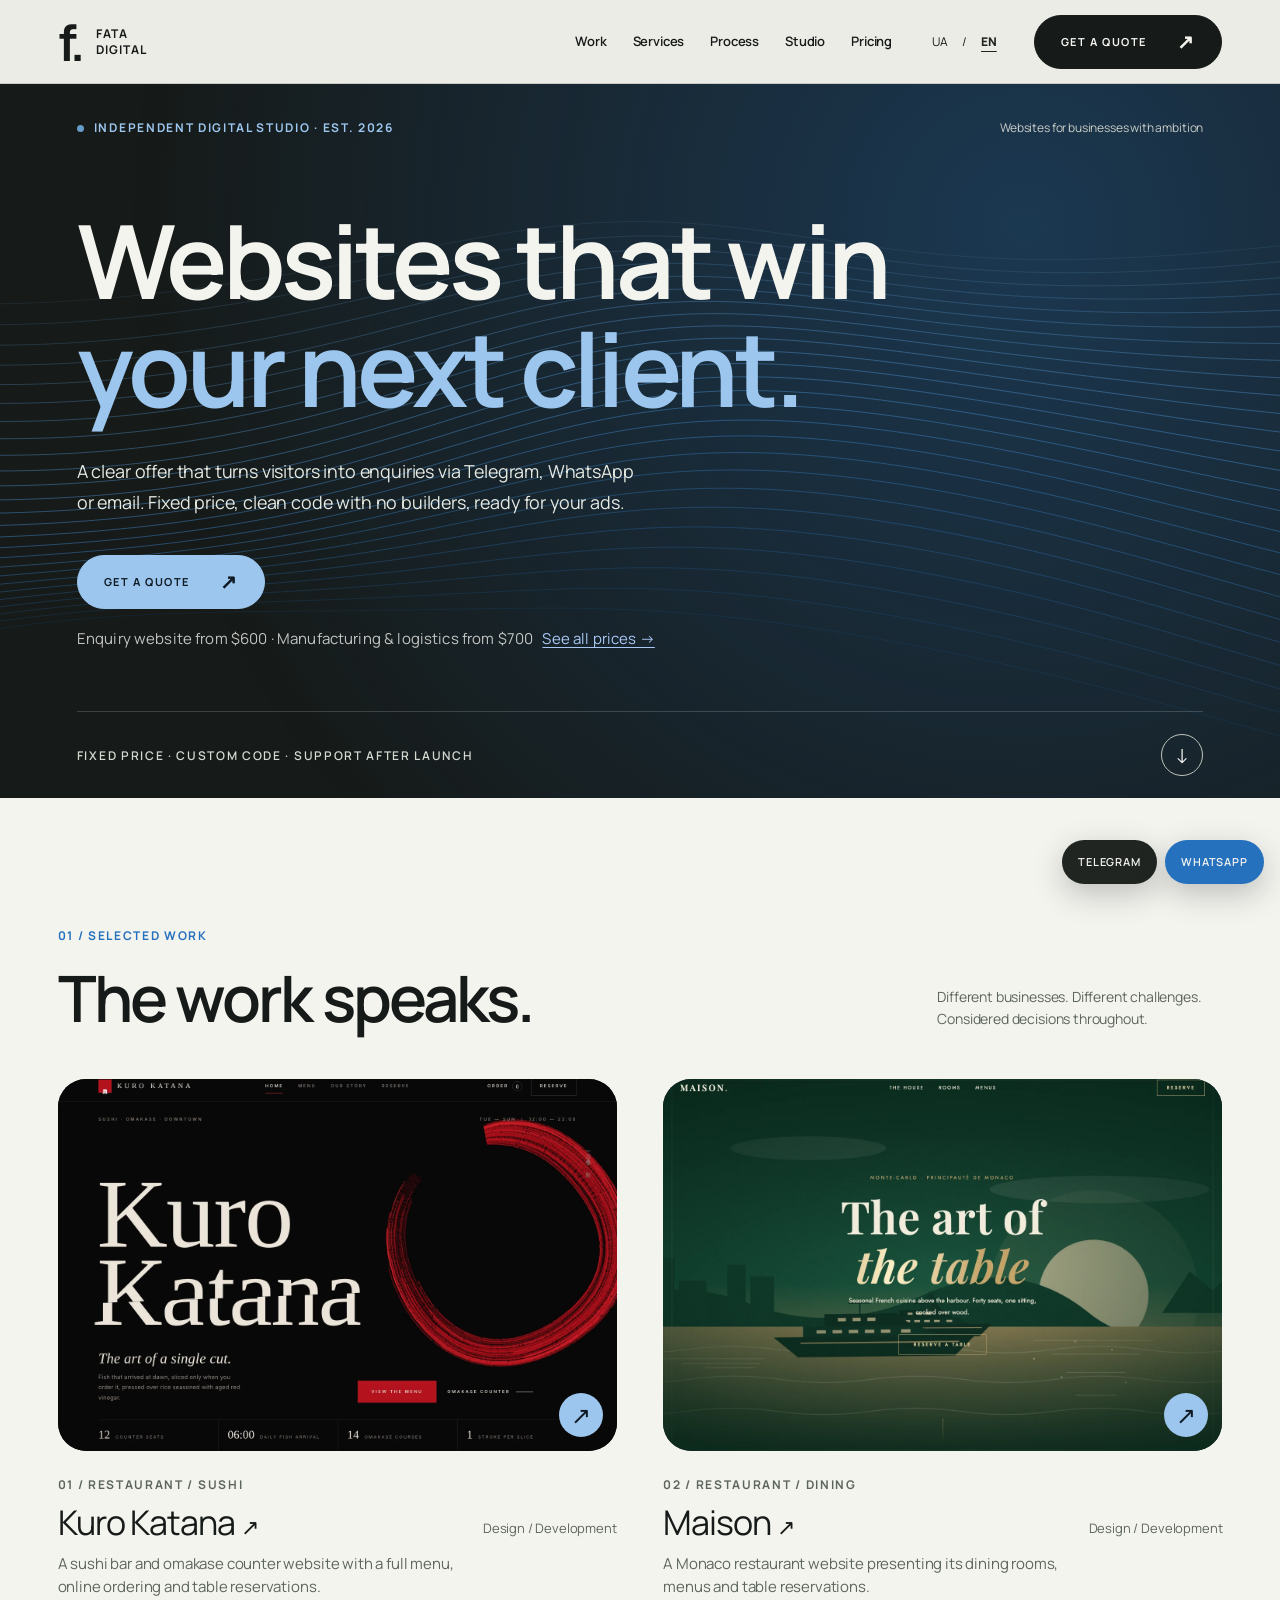
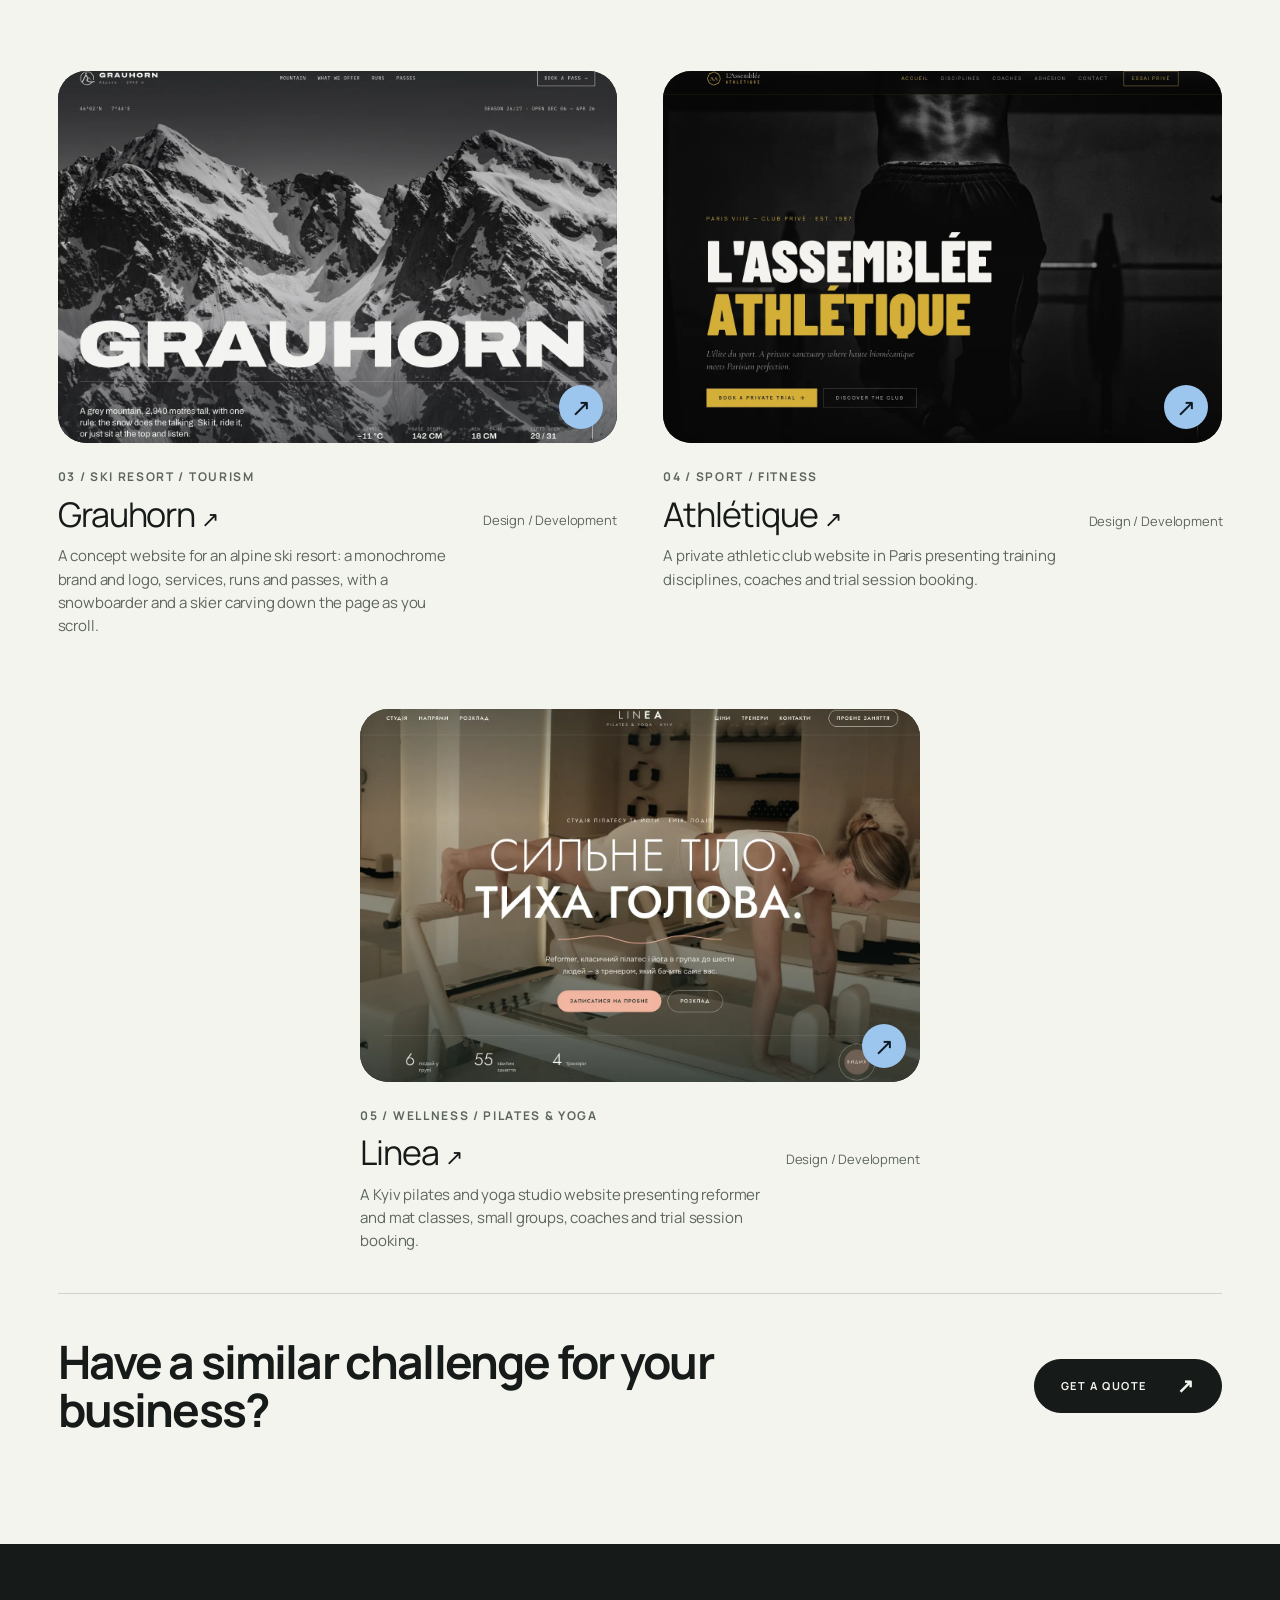
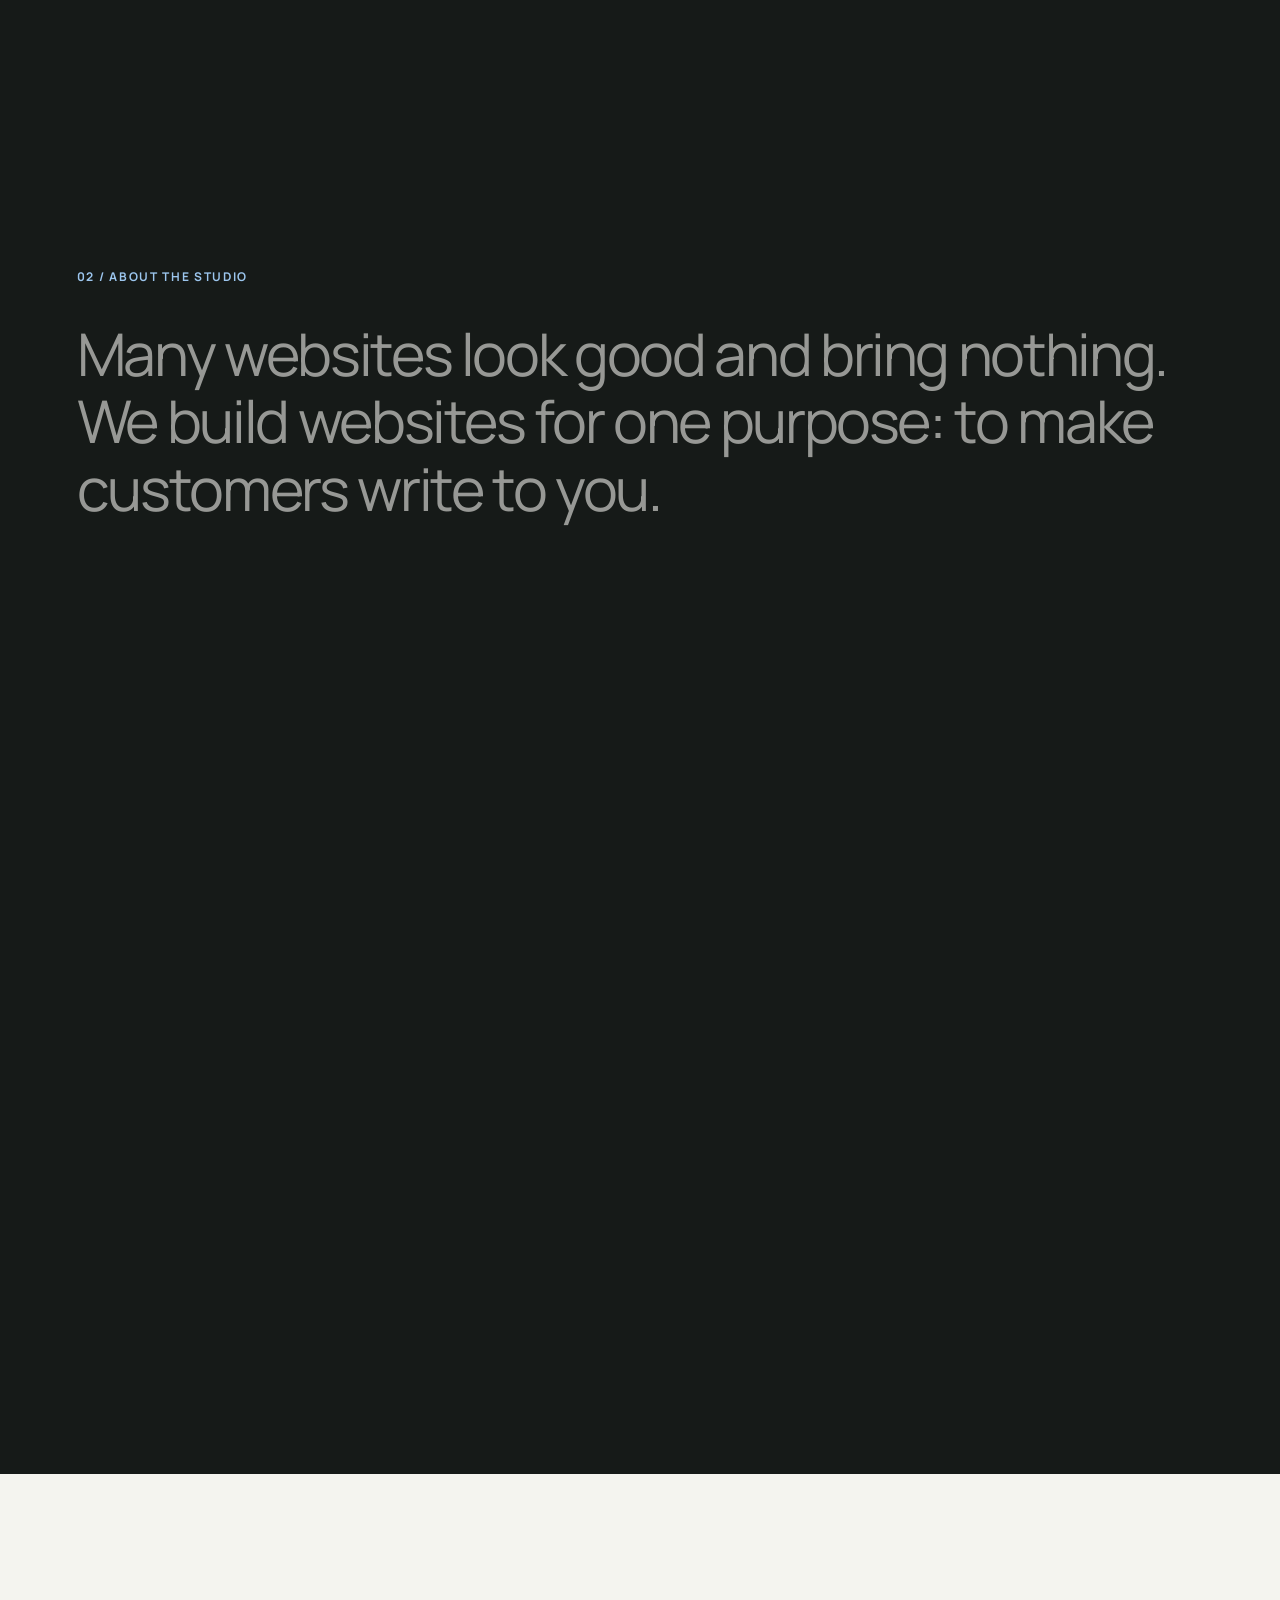
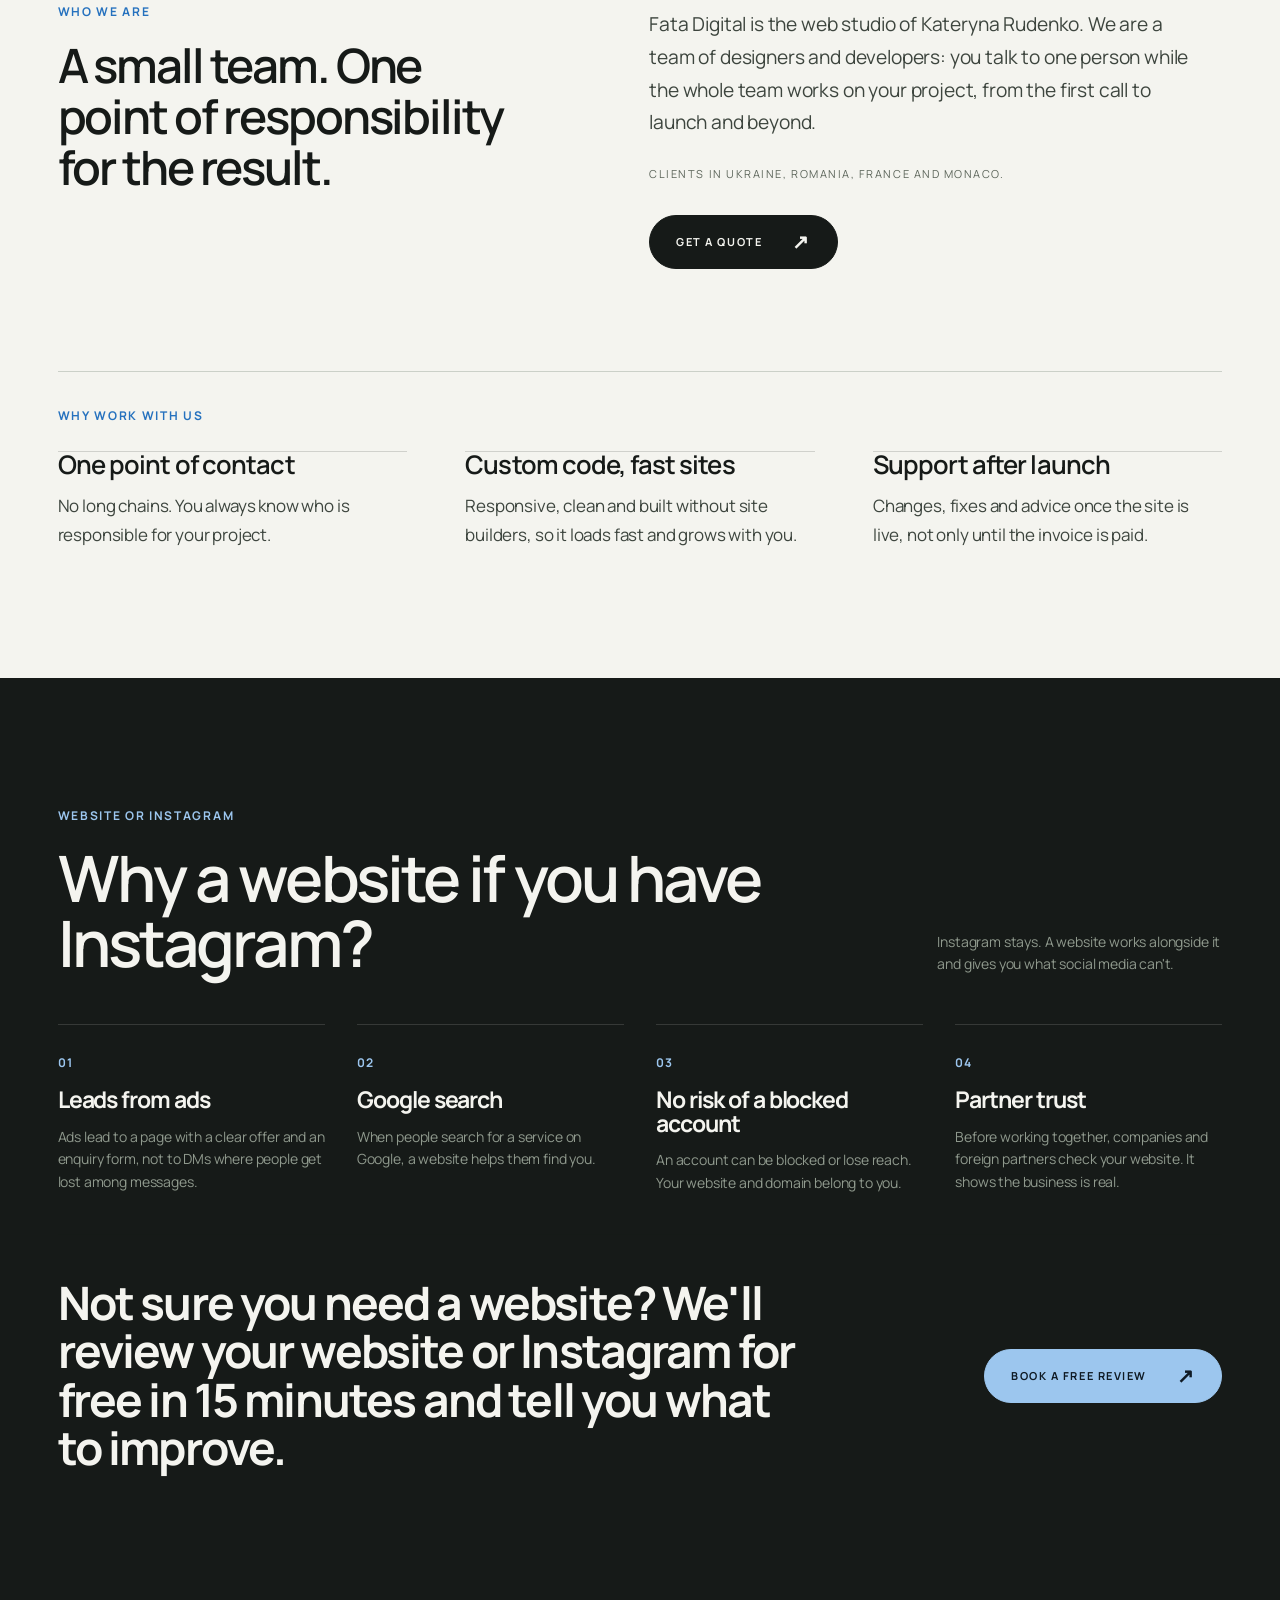
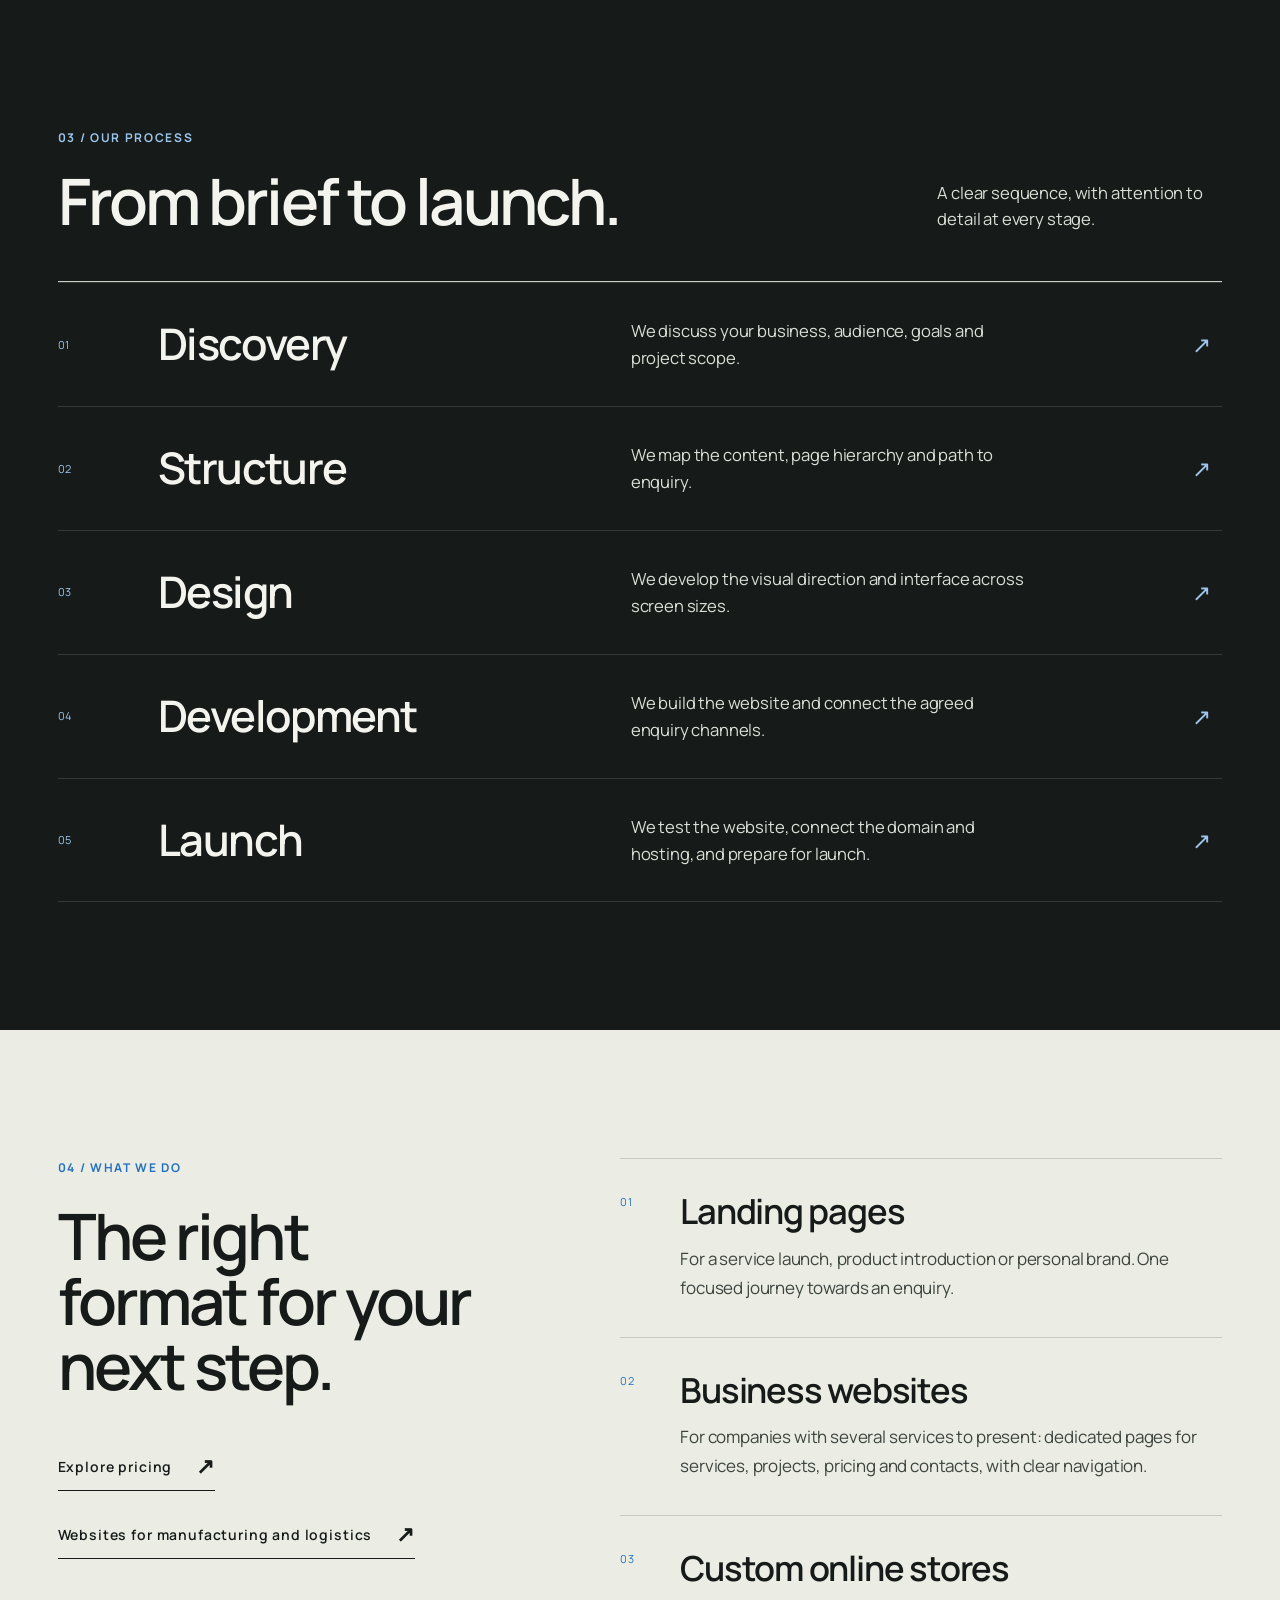
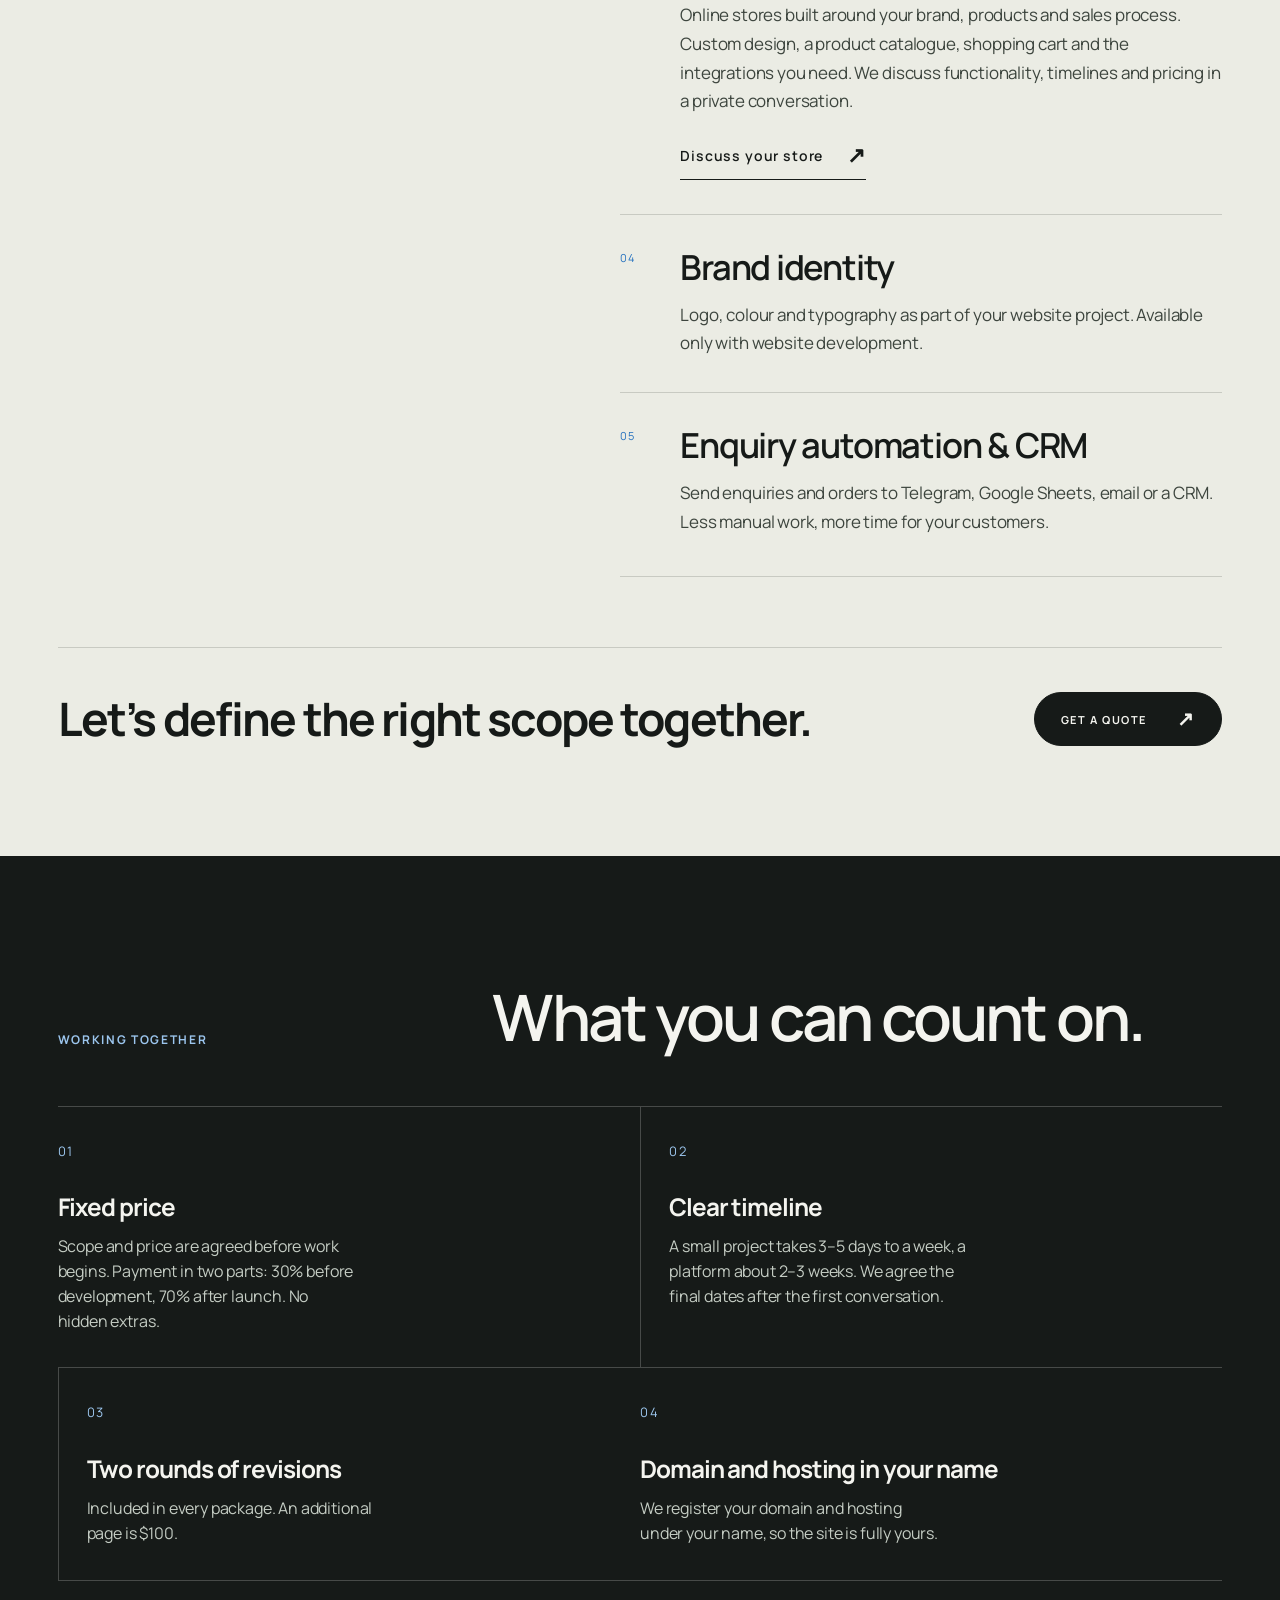
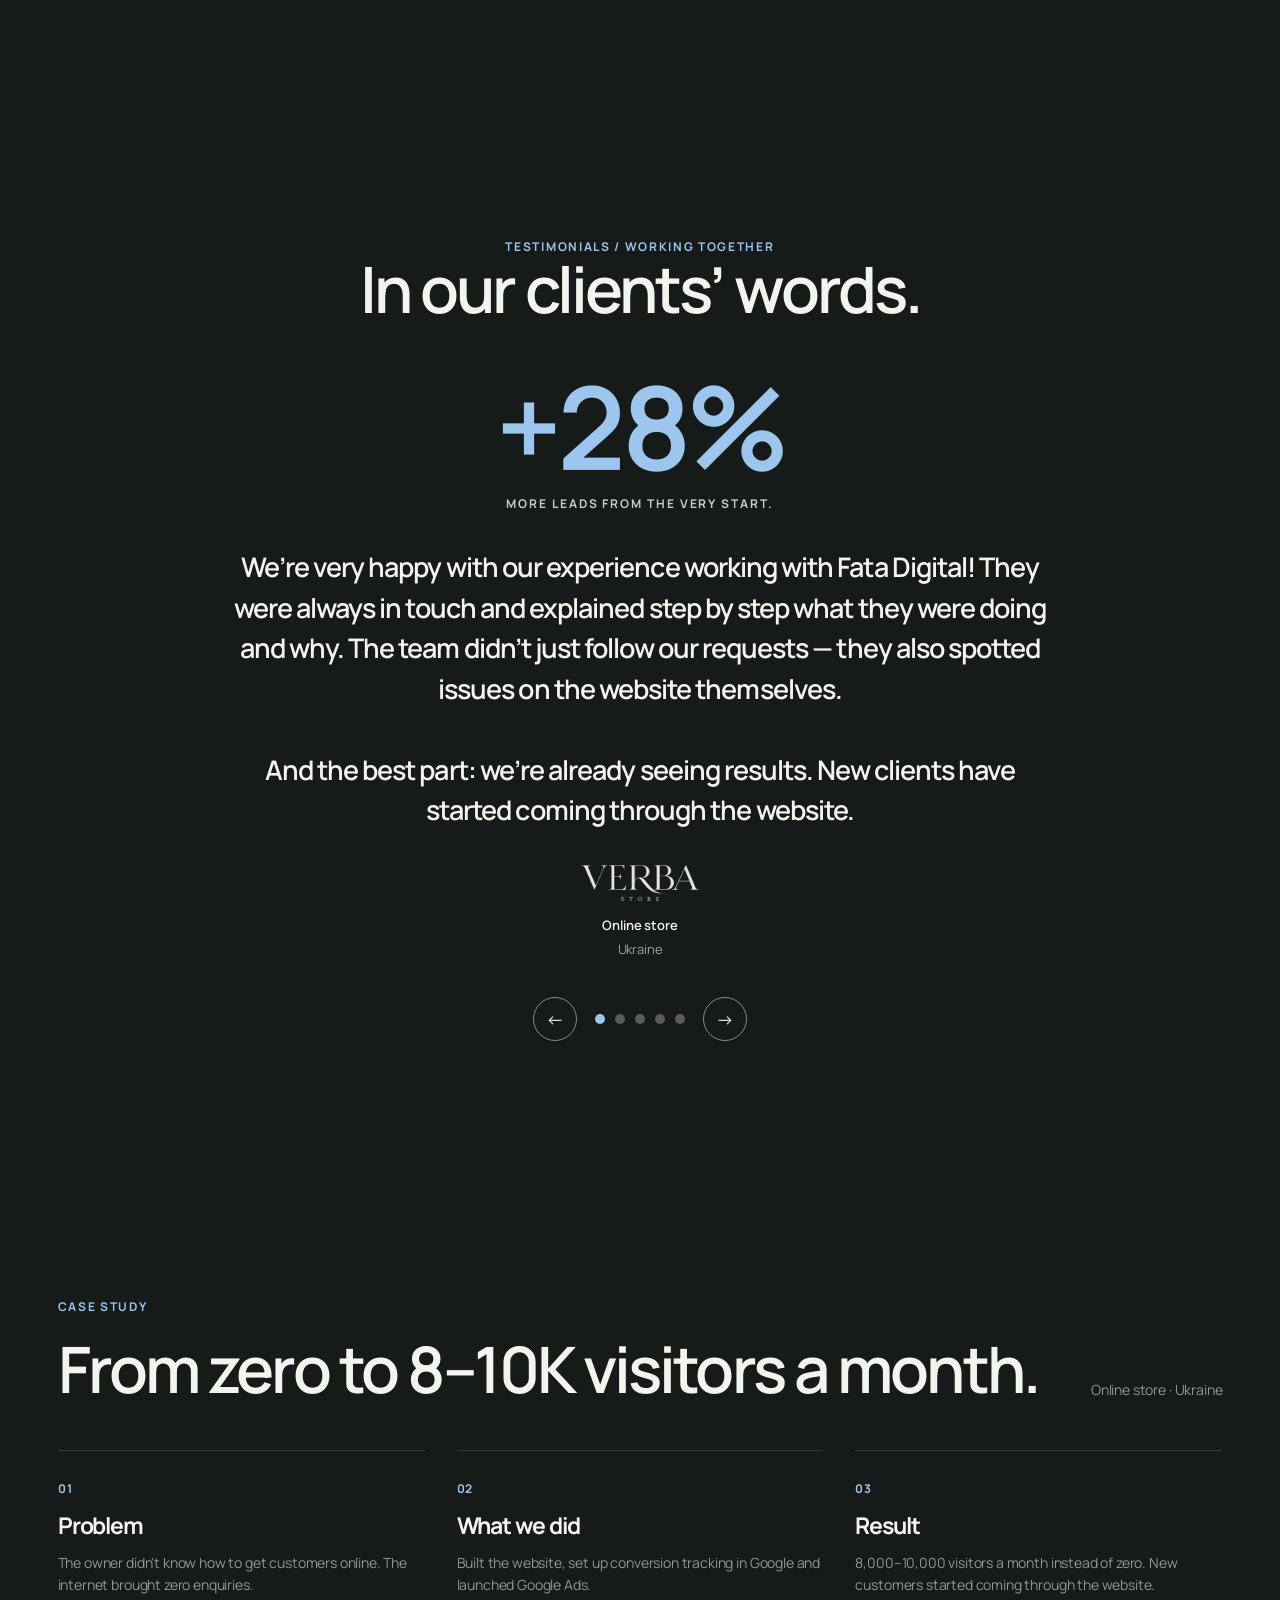
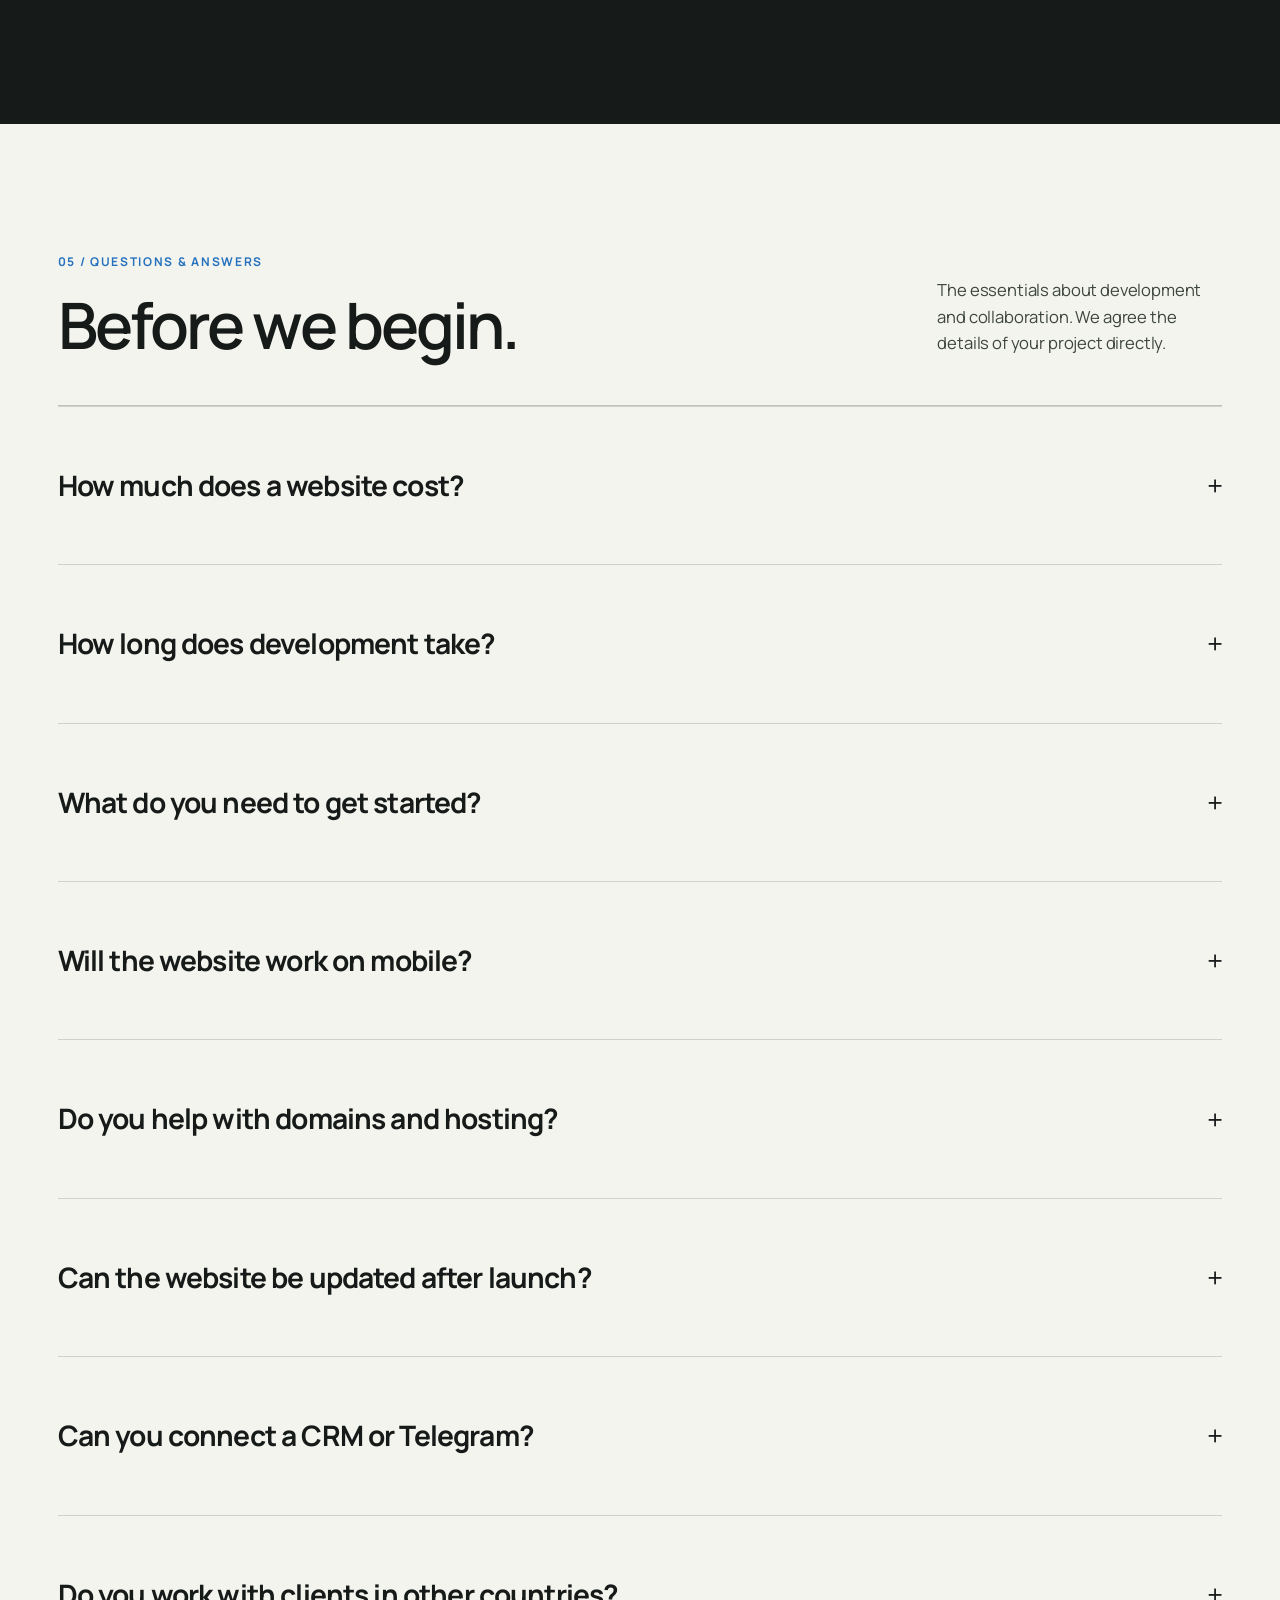
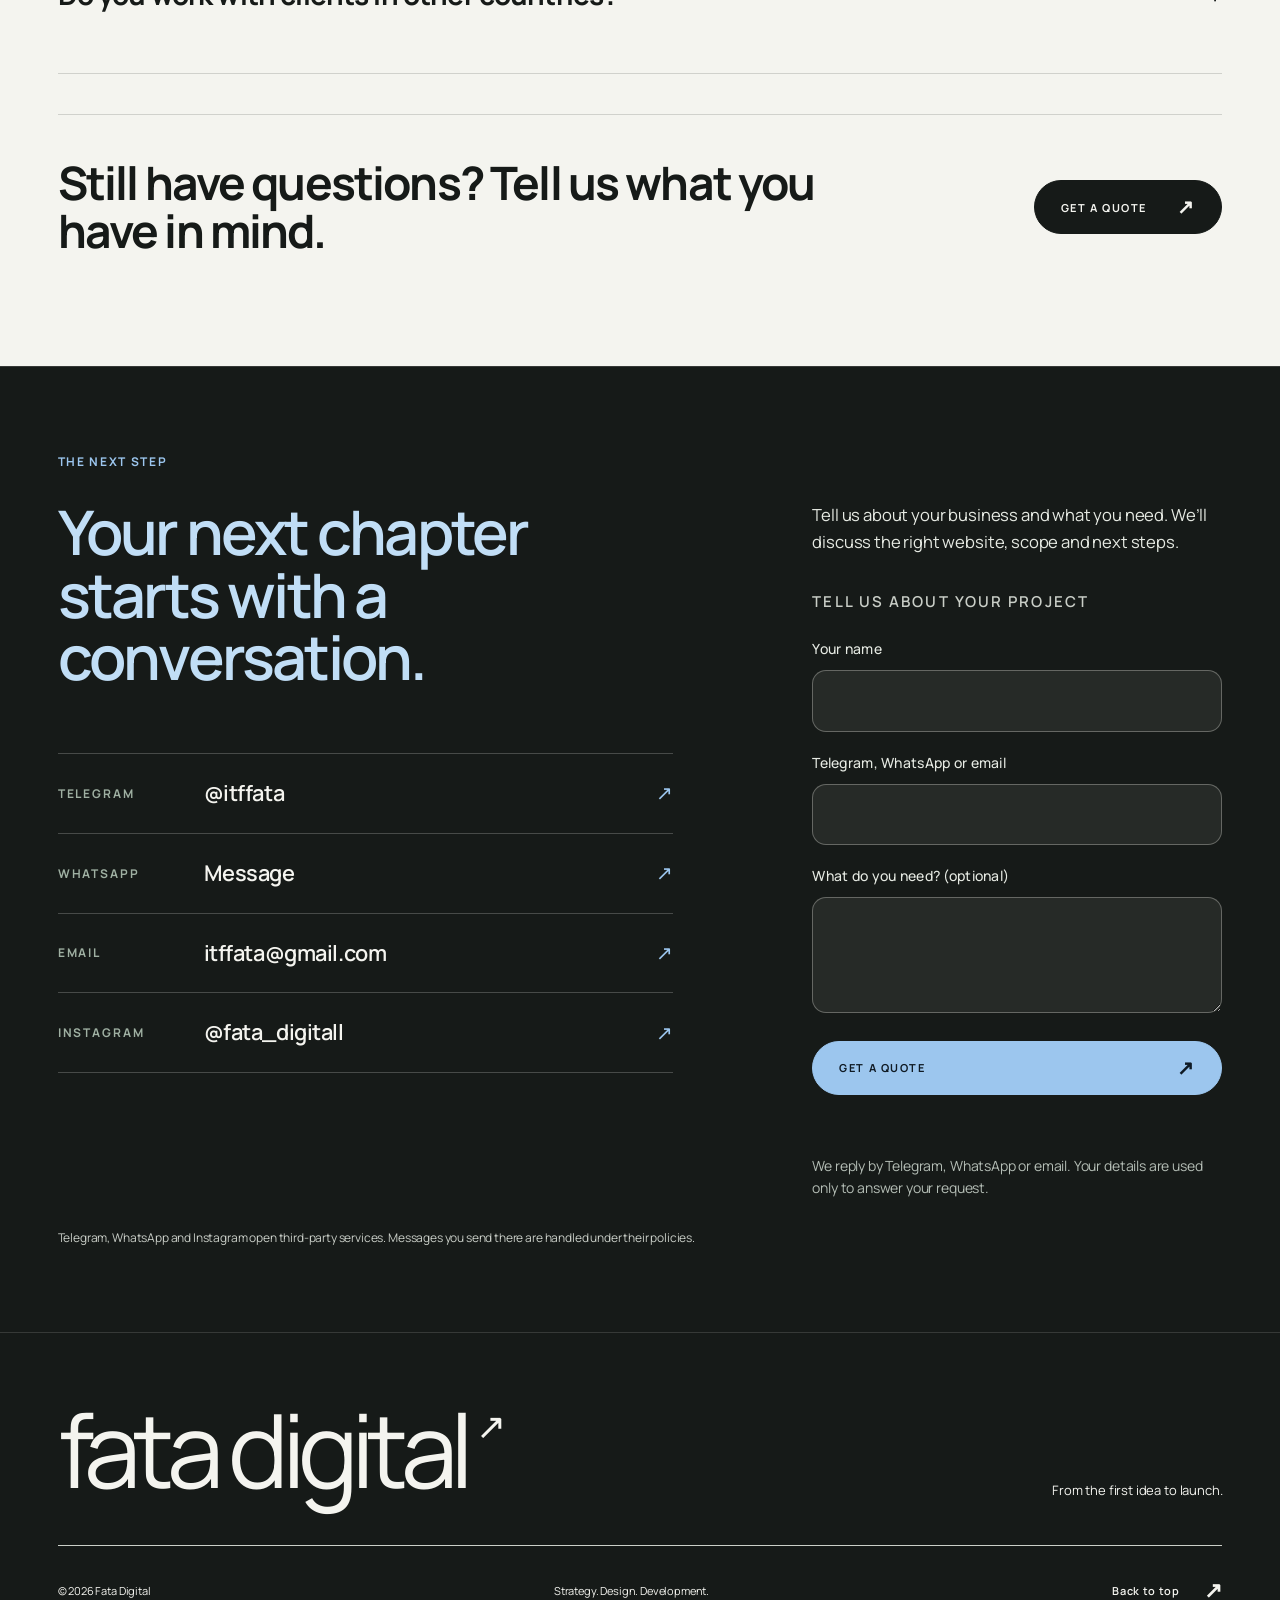
<file: index.html>
<!doctype html><html lang="en"><head>
<!-- Google tag (gtag.js) -->
<script async src="https://www.googletagmanager.com/gtag/js?id=AW-18498293585"></script>
<script>
  window.dataLayer = window.dataLayer || [];
  function gtag(){dataLayer.push(arguments);}
  gtag('consent', 'default', {'ad_storage': 'denied', 'ad_user_data': 'denied', 'ad_personalization': 'denied', 'analytics_storage': 'denied', 'wait_for_update': 500});
  try { if (localStorage.getItem('fata_consent') === 'granted') { gtag('consent', 'update', {'ad_storage': 'granted', 'ad_user_data': 'granted', 'ad_personalization': 'granted', 'analytics_storage': 'granted'}); } } catch (e) {}
  gtag('js', new Date());

  gtag('config', 'AW-18498293585');
</script>
<meta charset="utf-8"><meta name="viewport" content="width=device-width, initial-scale=1"><meta name="theme-color" content="#f4f4ef"><title>Fata Digital — Web Design &amp; Development Studio</title><meta name="description" content="Websites that make your business clear, compelling and easy to choose. Strategy, design, development and launch by Fata Digital."><link rel="canonical" href="https://fatadigital.online/"><meta property="og:type" content="website"><meta property="og:title" content="Fata Digital — Web Design &amp; Development Studio"><meta property="og:description" content="Websites that make your business clear, compelling and easy to choose. Strategy, design, development and launch by Fata Digital."><meta property="og:url" content="https://fatadigital.online/"><meta property="og:image" content="https://fatadigital.online/assets/social.jpg"><meta property="og:locale" content="en_US"><meta name="twitter:card" content="summary_large_image"><link rel="icon" href="assets/favicon.svg" type="image/svg+xml"><link rel="stylesheet" href="styles.css?v=20261125b"><script src="translations.js?v=20261125b" defer></script><script src="script.js?v=20261125b" defer></script><link rel="alternate" hreflang="uk" href="https://fatadigital.online/uk/"><link rel="alternate" hreflang="en" href="https://fatadigital.online/"><link rel="alternate" hreflang="x-default" href="https://fatadigital.online/"><script type="application/ld+json">{"@context": "https://schema.org", "@type": "ProfessionalService", "name": "Fata Digital", "url": "https://fatadigital.online/", "description": "Web design and development studio: landing pages and business websites in custom code, fixed price, support after launch.", "founder": {"@type": "Person", "name": "Kateryna Rudenko"}, "areaServed": ["Ukraine", "Romania", "France", "Monaco", "Europe"], "priceRange": "$200–$800", "knowsLanguage": ["uk", "en"], "sameAs": ["https://t.me/itffata"], "makesOffer": [{"@type": "Offer", "name": "Landing page with enquiry routing", "priceSpecification": {"@type": "PriceSpecification", "price": 200, "priceCurrency": "USD", "valueAddedTaxIncluded": false, "minPrice": 200}}, {"@type": "Offer", "name": "Enquiry website, up to 5 pages", "priceSpecification": {"@type": "PriceSpecification", "price": 600, "priceCurrency": "USD", "valueAddedTaxIncluded": false, "minPrice": 600}}, {"@type": "Offer", "name": "Pro website, up to 8 pages", "priceSpecification": {"@type": "PriceSpecification", "price": 800, "priceCurrency": "USD", "valueAddedTaxIncluded": false, "minPrice": 800}}]}</script></head><body data-page="home"><a data-i18n="skip" class="skip" href="#main">Skip to content</a><header class="header"><a class="brand" href="index.html" aria-label="Fata Digital"><span class="brand-symbol" aria-hidden="true">f.</span><span>FATA<br>DIGITAL</span></a><nav id="navigation" data-label="nav" aria-label="Main navigation"><a data-i18n="work" href="#works">Work</a><a data-i18n="services" href="#services">Services</a><a data-i18n="process" href="#process">Process</a><a data-i18n="studio" href="#studio">Studio</a><a data-i18n="prices" href="prices.html">Pricing</a><a class="menu-contact" href="#contact" data-i18n="start">Start a project</a></nav><div class="header-tools"><div class="languages" role="group" aria-label="Language" data-label="language"><a href="uk/index.html" data-lang="uk" lang="uk">UA</a><span aria-hidden="true">/</span><a href="index.html" data-lang="en" lang="en" aria-current="page">EN</a></div><a class="button header-cta" href="#contact"><span data-i18n="start" >Start a project</span><span aria-hidden="true">↗</span></a><button class="menu-toggle" type="button" aria-controls="navigation" aria-expanded="false" aria-label="Open menu"><span></span><span></span></button></div></header><main id="main"><section class="hero" id="home"><canvas class="hero-flow" aria-hidden="true"></canvas><div class="hero-top"><p data-i18n="heroeyebrow" class="eyebrow">Independent digital studio · Est. 2026</p><p data-i18n="herotag" class="hero-tag">Websites for businesses with ambition</p></div><div class="hero-grid"><div class="hero-copy"><h1><span data-i18n="hero1" >Websites that bring</span><br><span data-i18n="hero2" class="blue-text">you customers.</span></h1><p data-i18n="herocopy" class="hero-lead">A clear offer that turns visitors into enquiries via Telegram, WhatsApp or email. Fixed price, clean code with no builders, ready for your ads.</p><div class="hero-actions"><a class="button button-dark" href="#contact"><span data-i18n="start" >Get a quote</span><span aria-hidden="true">↗</span></a></div><p class="hero-price"><span data-i18n="heropricing">Enquiry website from $600 · Manufacturing &amp; logistics from $700</span> <a href="prices.html" data-i18n="heropricelink">See all prices →</a></p></div><a class="hero-art" href="#works" data-label="viewwork" aria-label="View our work"><span class="art-top">F / D <span aria-hidden="true">↗</span></span><div class="art-screen art-screen-back"><img src="assets/projects/grauhorn.webp" width="1440" height="1000" data-alt="grauhorn" alt="Website preview: Grauhorn"></div><div class="art-screen art-screen-front"><img src="assets/projects/athletique.webp" width="1440" height="1000" data-alt="athletique" fetchpriority="high" alt="Website preview: Athlétique"></div><span class="art-bottom"><span data-i18n="art" >Idea. Structure. Execution.</span><span>01 — 07</span></span></a></div><div class="hero-bottom"><p data-i18n="herobottom" >Fixed price · Custom code · Support after launch</p><a href="#works" class="scroll-link" data-label="viewwork" aria-label="View our work">↓</a></div></section><section class="work section" id="works"><div class="section-heading"><div><p data-i18n="selected" class="eyebrow">01 / Selected work</p><h2 data-i18n="worktitle" >The work speaks.</h2></div><p data-i18n="workintro" >Different businesses. Different challenges. Considered decisions throughout.</p></div><div class="project-grid"><article class="project project-kuro"><a class="project-image" data-project="kuro" href="https://work.fatadigital.online/kuro-katana/" target="_blank" rel="noopener noreferrer" aria-label="View Kuro Katana — opens in a new tab"><div class="project-browser" aria-hidden="true"><i></i><i></i><i></i><span>Kuro Katana</span></div><img src="assets/projects/kuro-katana.webp" width="1440" height="1000" loading="lazy" data-alt="kuro" alt="Website preview: Kuro Katana"><span class="project-open" aria-hidden="true">↗</span></a><div class="project-meta"><div><p class="eyebrow">01 / <span data-i18n="cat_kuro" >Restaurant / Sushi</span></p><h3><a href="https://work.fatadigital.online/kuro-katana/" target="_blank" rel="noopener noreferrer">Kuro Katana <span aria-hidden="true">↗</span></a></h3></div><p data-i18n="web" class="project-service">Design / Development</p></div><p data-i18n="desc_kuro" class="project-description">A sushi bar and omakase counter website with a full menu, online ordering and table reservations.</p></article><article class="project project-mare"><a class="project-image" data-project="mare" href="https://work.fatadigital.online/mare/" target="_blank" rel="noopener noreferrer" aria-label="View MARE — opens in a new tab"><div class="project-browser" aria-hidden="true"><i></i><i></i><i></i><span>MARE</span></div><img src="assets/projects/mare.webp" width="1440" height="1000" loading="lazy" data-alt="mare" alt="Website preview: MARE"><span class="project-open" aria-hidden="true">↗</span></a><div class="project-meta"><div><p class="eyebrow">06 / <span data-i18n="cat_mare" >Logistics / Sea Freight</span></p><h3><a href="https://work.fatadigital.online/mare/" target="_blank" rel="noopener noreferrer">MARE <span aria-hidden="true">↗</span></a></h3></div><p data-i18n="web" class="project-service">Design / Development</p></div><p data-i18n="desc_mare" class="project-description">A sea freight company website presenting its services, fleet and shipping routes.</p></article><article class="project project-safeway"><a class="project-image" data-project="safeway" href="https://safewayua.com" target="_blank" rel="noopener noreferrer" aria-label="View SafeWay UA — opens in a new tab"><div class="project-browser" aria-hidden="true"><i></i><i></i><i></i><span>SafeWay UA</span></div><img src="assets/projects/safeway.webp" width="1440" height="1000" loading="lazy" data-alt="safeway" alt="Website preview: SafeWay UA"><span class="project-open" aria-hidden="true">↗</span></a><div class="project-meta"><div><p class="eyebrow">07 / <span data-i18n="cat_safeway" >Logistics / Services</span></p><h3><a href="https://safewayua.com" target="_blank" rel="noopener noreferrer">SafeWay UA <span aria-hidden="true">↗</span></a></h3></div><p data-i18n="web" class="project-service">Design / Development</p></div><p data-i18n="desc_safeway" class="project-description">A service website for people looking for reliable transport solutions.</p></article><article class="project project-maison"><a class="project-image" data-project="maison" href="https://work.fatadigital.online/maison/" target="_blank" rel="noopener noreferrer" aria-label="View Maison — opens in a new tab"><div class="project-browser" aria-hidden="true"><i></i><i></i><i></i><span>Maison</span></div><img src="assets/projects/maison.webp" width="1440" height="1000" loading="lazy" data-alt="maison" alt="Website preview: Maison"><span class="project-open" aria-hidden="true">↗</span></a><div class="project-meta"><div><p class="eyebrow">02 / <span data-i18n="cat_maison" >Restaurant / Dining</span></p><h3><a href="https://work.fatadigital.online/maison/" target="_blank" rel="noopener noreferrer">Maison <span aria-hidden="true">↗</span></a></h3></div><p data-i18n="web" class="project-service">Design / Development</p></div><p data-i18n="desc_maison" class="project-description">A Monaco restaurant website presenting its dining rooms, menus and table reservations.</p></article><article class="project project-grauhorn"><a class="project-image" data-project="grauhorn" href="https://work.fatadigital.online/grauhorn/" target="_blank" rel="noopener noreferrer" aria-label="View Grauhorn — opens in a new tab"><div class="project-browser" aria-hidden="true"><i></i><i></i><i></i><span>Grauhorn</span></div><img src="assets/projects/grauhorn.webp" width="1440" height="1000" loading="lazy" data-alt="grauhorn" alt="Website preview: Grauhorn"><span class="project-open" aria-hidden="true">↗</span></a><div class="project-meta"><div><p class="eyebrow">03 / <span data-i18n="cat_grauhorn" >Ski Resort / Tourism</span></p><h3><a href="https://work.fatadigital.online/grauhorn/" target="_blank" rel="noopener noreferrer">Grauhorn <span aria-hidden="true">↗</span></a></h3></div><p data-i18n="web" class="project-service">Design / Development</p></div><p data-i18n="desc_grauhorn" class="project-description">A concept website for an alpine ski resort: a monochrome brand and logo, services, runs and passes, with a snowboarder and a skier carving down the page as you scroll.</p></article><article class="project project-metalpro"><a class="project-image" data-project="metalpro" href="https://metalpro.in.ua/" target="_blank" rel="noopener noreferrer" aria-label="View MetalPro — opens in a new tab"><div class="project-browser" aria-hidden="true"><i></i><i></i><i></i><span>MetalPro</span></div><img src="assets/projects/metalpro.webp" width="1440" height="1000" loading="lazy" data-alt="metalpro" alt="Website preview: MetalPro"><span class="project-open" aria-hidden="true">↗</span></a><div class="project-meta"><div><p class="eyebrow">08 / <span data-i18n="cat_metalpro" >Manufacturing / Metalwork</span></p><h3><a href="https://metalpro.in.ua/" target="_blank" rel="noopener noreferrer">MetalPro <span aria-hidden="true">↗</span></a></h3></div><p data-i18n="web" class="project-service">Design / Development</p></div><p data-i18n="desc_metalpro" class="project-description">A gates, fences and canopies manufacturer’s website with services, completed projects and an enquiry form.</p></article><article class="project project-athletique"><a class="project-image" data-project="athletique" href="https://work.fatadigital.online/Athl-tique/" target="_blank" rel="noopener noreferrer" aria-label="View Athlétique — opens in a new tab"><div class="project-browser" aria-hidden="true"><i></i><i></i><i></i><span>Athlétique</span></div><img src="assets/projects/athletique.webp" width="1440" height="1000" loading="lazy" data-alt="athletique" alt="Website preview: Athlétique"><span class="project-open" aria-hidden="true">↗</span></a><div class="project-meta"><div><p class="eyebrow">04 / <span data-i18n="cat_athletique" >Sport / Fitness</span></p><h3><a href="https://work.fatadigital.online/Athl-tique/" target="_blank" rel="noopener noreferrer">Athlétique <span aria-hidden="true">↗</span></a></h3></div><p data-i18n="web" class="project-service">Design / Development</p></div><p data-i18n="desc_athletique" class="project-description">A private athletic club website in Paris presenting training disciplines, coaches and trial session booking.</p></article><article class="project project-linea"><a class="project-image" data-project="linea" href="https://work.fatadigital.online/linea/" target="_blank" rel="noopener noreferrer" aria-label="View Linea — opens in a new tab"><div class="project-browser" aria-hidden="true"><i></i><i></i><i></i><span>Linea</span></div><img src="assets/projects/linea.webp" width="1440" height="1000" loading="lazy" data-alt="linea" alt="Website preview: Linea"><span class="project-open" aria-hidden="true">↗</span></a><div class="project-meta"><div><p class="eyebrow">05 / <span data-i18n="cat_linea" >Wellness / Pilates &amp; Yoga</span></p><h3><a href="https://work.fatadigital.online/linea/" target="_blank" rel="noopener noreferrer">Linea <span aria-hidden="true">↗</span></a></h3></div><p data-i18n="web" class="project-service">Design / Development</p></div><p data-i18n="desc_linea" class="project-description">A Kyiv pilates and yoga studio website presenting reformer and mat classes, small groups, coaches and trial session booking.</p></article></div><div class="section-cta"><p data-i18n="ctawork">Have a similar challenge for your business?</p><a class="button button-dark" href="#contact"><span data-i18n="start">Get a quote</span><span aria-hidden="true">↗</span></a></div></section><section class="studio section karaoke-sec" id="studio"><div class="karaoke-pin"><p data-i18n="studiolabel" class="eyebrow">02 / About the studio</p><p class="karaoke" id="karaoke" aria-label="">Багато сайтів гарні й нічого не приносять. Ми будуємо сайти з однією метою: щоб клієнти вам писали.</p></div></section><section class="founder section" id="founder"><div class="founder-grid founder-text"><div class="founder-copy"><div class="f-left"><p data-i18n="founderlabel" class="eyebrow">Who we are</p><h2 data-i18n="foundertitle">A small team. One point of responsibility for the result.</h2></div><div class="f-right"><p data-i18n="foundercopy" class="large-copy">Fata Digital is the web studio of Kateryna Rudenko. We are a team of designers and developers: you talk to one person while the whole team works on your project, from the first call to launch and beyond.</p><p data-i18n="founderclients" class="founder-clients">Clients in Ukraine, Romania, France and Monaco.</p><div class="founder-actions"><a class="button button-dark" href="https://t.me/itffata"><span data-i18n="start">Get a quote</span><span aria-hidden="true">↗</span></a></div></div></div></div><div class="why"><p data-i18n="whylabel" class="eyebrow">Why work with us</p><div class="why-grid"><article><h3 data-i18n="why0">One point of contact</h3><p data-i18n="whyc0">No long chains. You always know who is responsible for your project.</p></article><article><h3 data-i18n="why1">Custom code, fast sites</h3><p data-i18n="whyc1">Responsive, clean and built without site builders, so it loads fast and grows with you.</p></article><article><h3 data-i18n="why2">Support after launch</h3><p data-i18n="whyc2">Changes, fixes and advice once the site is live, not only until the invoice is paid.</p></article></div></div></section><section class="section ig-why" id="instagram"><div class="section-heading"><div><p data-i18n="iglabel" class="eyebrow">Website or Instagram</p><h2 data-i18n="igtitle">Why a website if you have Instagram?</h2></div><p data-i18n="igintro">Instagram stays. A website works alongside it and gives you what social media can't.</p></div><div class="ig-grid"><article><span class="index">01</span><h3 data-i18n="ig0">Leads from ads</h3><p data-i18n="igc0">Ads lead to a page with a clear offer and an enquiry form, not to DMs where people get lost among messages.</p></article><article><span class="index">02</span><h3 data-i18n="ig1">Google search</h3><p data-i18n="igc1">When people search for a service on Google, a website helps them find you.</p></article><article><span class="index">03</span><h3 data-i18n="ig2">No risk of a blocked account</h3><p data-i18n="igc2">An account can be blocked or lose reach. Your website and domain belong to you.</p></article><article><span class="index">04</span><h3 data-i18n="ig3">Partner trust</h3><p data-i18n="igc3">Before working together, companies and foreign partners check your website. It shows the business is real.</p></article></div><div class="section-cta audit-cta"><p data-i18n="audit">Not sure you need a website? We'll review your website or Instagram for free in 15 minutes and tell you what to improve.</p><a class="button button-dark" href="https://t.me/itffata" target="_blank" rel="noopener noreferrer"><span data-i18n="auditcta">Book a free review</span><span aria-hidden="true">↗</span></a></div></section><section class="section process" id="process"><div class="section-heading"><div><p data-i18n="processlabel" class="eyebrow">03 / Our process</p><h2 data-i18n="processtitle" >From brief to launch.</h2></div><p data-i18n="processintro" >A clear sequence, with attention to detail at every stage.</p></div><div class="process-list"><article><span class="index">01</span><h3 data-i18n="p0" >Discovery</h3><p data-i18n="pc0" >We discuss your business, audience, goals and project scope.</p><span aria-hidden="true" class="process-plus">↗</span></article><article><span class="index">02</span><h3 data-i18n="p1" >Structure</h3><p data-i18n="pc1" >We map the content, page hierarchy and path to enquiry.</p><span aria-hidden="true" class="process-plus">↗</span></article><article><span class="index">03</span><h3 data-i18n="p2" >Design</h3><p data-i18n="pc2" >We develop the visual direction and interface across screen sizes.</p><span aria-hidden="true" class="process-plus">↗</span></article><article><span class="index">04</span><h3 data-i18n="p3" >Development</h3><p data-i18n="pc3" >We build the website and connect the agreed enquiry channels.</p><span aria-hidden="true" class="process-plus">↗</span></article><article><span class="index">05</span><h3 data-i18n="p4" >Launch</h3><p data-i18n="pc4" >We test the website, connect the domain and hosting, and prepare for launch.</p><span aria-hidden="true" class="process-plus">↗</span></article></div></section><section class="services section" id="services"><div class="services-intro"><div class="si-in"><p data-i18n="serviceslabel" class="eyebrow">04 / What we do</p><h2 data-i18n="servicestitle" >The right format for your next step.</h2><a class="text-link" href="prices.html"><span data-i18n="seeprices" >Explore pricing</span><span aria-hidden="true">↗</span></a><a class="text-link" href="b2b.html"><span data-i18n="b2blink">Websites for manufacturing and logistics</span><span aria-hidden="true">↗</span></a></div></div><div class="services-list"><article><span class="index">01</span><div><h3 data-i18n="s0" >Landing pages</h3><p data-i18n="sc0" >For a service launch, product introduction or personal brand. One focused journey towards an enquiry.</p></div></article><article><span class="index">02</span><div><h3 data-i18n="s1" >Business websites</h3><p data-i18n="sc1" >For companies with several services to present: dedicated pages for services, projects, pricing and contacts, with clear navigation.</p></div></article><article><span class="index">03</span><div><h3 data-i18n="storetitle">Custom online stores</h3><p data-i18n="storecopy">Online stores built around your brand, products and sales process. Custom design, a product catalogue, shopping cart and the integrations you need. We discuss functionality, timelines and pricing in a private conversation.</p><p><a class="text-link" href="https://t.me/itffata" target="_blank" rel="noopener noreferrer"><span data-i18n="storecta">Discuss your store</span><span aria-hidden="true">↗</span></a></p></div></article><article><span class="index">04</span><div><h3 data-i18n="s2" >Brand identity</h3><p data-i18n="sc2" >Logo, colour and typography as part of your website project. Available only with website development.</p></div></article><article><span class="index">05</span><div><h3 data-i18n="s3" >Enquiry automation &amp; CRM</h3><p data-i18n="sc3" >Send enquiries and orders to Telegram, Google Sheets, email or a CRM. Less manual work, more time for your customers.</p></div></article></div><div class="section-cta"><p data-i18n="ctaservices">Let’s define the right scope together.</p><a class="button button-dark" href="#contact"><span data-i18n="start">Get a quote</span><span aria-hidden="true">↗</span></a></div></section><section class="terms section" id="terms"><div class="terms-head"><p data-i18n="termslabel" class="eyebrow">Working together</p><h2 data-i18n="termstitle">What you can count on.</h2></div><div class="terms-grid"><article><span class="index">01</span><h3 data-i18n="terms0">Fixed price</h3><p data-i18n="termsc0">Scope and price are agreed before work begins. Payment in two parts: 30% before development, 70% after launch. No hidden extras.</p></article><article><span class="index">02</span><h3 data-i18n="terms1">Clear timeline</h3><p data-i18n="termsc1">A small project takes 3–5 days to a week, a platform about 2–3 weeks. We agree the final dates after the first conversation.</p></article><article><span class="index">03</span><h3 data-i18n="terms2">Two rounds of revisions</h3><p data-i18n="termsc2">Included in every package. An additional page is $100.</p></article><article><span class="index">04</span><h3 data-i18n="terms5">Domain and hosting in your name</h3><p data-i18n="termsc5">We register your domain and hosting under your name, so the site is fully yours.</p></article></div></section><section class="section reviews" id="reviews" aria-labelledby="reviews-title"><div class="rv-head"><p data-i18n="reviewslabel" class="eyebrow">Testimonials / Working together</p><h2 data-i18n="reviewstitle" id="reviews-title">In our clients’ words.</h2></div><div class="rv" id="rv"><div class="rv-stage"><figure class="rv-slide is-on" data-i="0"><div class="rv-stat"><strong data-count="28" data-pre="+" data-suf="%">+28%</strong><span data-i18n="resc0">More leads from the very start.</span></div><blockquote data-i18n="reviewscopy0">We’re very happy with our experience working with Fata Digital! They were always in touch and explained step by step what they were doing and why. The team didn’t just follow our requests — they also spotted issues on the website themselves.

And the best part: we’re already seeing results. New clients have started coming through the website.</blockquote><figcaption><span class="rv-logo has-logo"><img src="assets/logos/verba.png" alt="Verba Store" height="40"></span><span class="rv-meta"><b data-i18n="reviewstype0">Online store</b><em data-i18n="reviewsource0">Ukraine</em></span></figcaption></figure><figure class="rv-slide" data-i="1"><blockquote data-i18n="reviewscopy1">Thank you for working with us! It’s very comfortable working with you, and I like that you keep us involved throughout the entire process. We’re very happy with the results.</blockquote><figcaption><span class="rv-logo has-logo"><img src="assets/logos/maison.png" alt="Maison" height="40"></span><span class="rv-meta"><b data-i18n="reviewstype1">Restaurant</b><em data-i18n="reviewsource1">Monaco</em></span></figcaption></figure><figure class="rv-slide" data-i="2"><blockquote data-i18n="reviewscopy2">Good morning. The website looks amazing! Exactly the style I was looking for. It&#x27;s so easy to communicate with you guys, personally me I appreciate it the most. Really happy with the experience</blockquote><figcaption><span class="rv-logo has-logo"><img src="assets/logos/maiestria.png" alt="Măiestria" height="72" style="height:72px"></span><span class="rv-meta"><b data-i18n="reviewstype2">Promotional landing page for a factory</b><em data-i18n="reviewsource2">Romania</em></span></figcaption></figure><figure class="rv-slide" data-i="3"><div class="rv-stat"><strong data-count="32" data-pre="+" data-suf="%">+32%</strong><span data-i18n="resc1">Growth in leads after launch.</span></div><blockquote data-i18n="reviewscopy3">I’ve ordered dozens of websites for selling products.
They work very quickly.
The sites turn out neat and easy to use!
I’m very happy with our collaboration. We can always discuss ideas, ask questions and make changes. Thank you for being patient with my revisions and for a great result.</blockquote><figcaption><span class="rv-logo has-logo"><img src="assets/logos/lumora.png" alt="Lumora" height="40"></span><span class="rv-meta"><b data-i18n="reviewstype3">Online store</b><em data-i18n="reviewsource3">Ukraine</em></span></figcaption></figure><figure class="rv-slide" data-i="4"><div class="rv-stat"><strong data-count="10" data-pre="" data-suf="K">10K</strong><span data-i18n="resc2">Visitors from advertising in a month.</span></div><blockquote data-i18n="reviewscopy4">Thank you for your work! The website looks truly premium. We especially like the focus on our trainers and on what makes our club stand out. It was a real pleasure working with you.</blockquote><figcaption><span class="rv-logo has-logo"><img src="assets/logos/athletique.png" alt="L'Assemblée Athlétique" height="44" style="height:44px"></span><span class="rv-meta"><b data-i18n="reviewstype4">Athletic club</b><em data-i18n="reviewsource4">France</em></span></figcaption></figure></div><div class="rv-nav"><button class="rv-btn" type="button" data-d="-1" aria-label="Previous review">←</button><div class="rv-dots" role="tablist"><button type="button" class="rv-dot is-on" data-i="0" aria-label="Review 1"></button><button type="button" class="rv-dot" data-i="1" aria-label="Review 2"></button><button type="button" class="rv-dot" data-i="2" aria-label="Review 3"></button><button type="button" class="rv-dot" data-i="3" aria-label="Review 4"></button><button type="button" class="rv-dot" data-i="4" aria-label="Review 5"></button></div><button class="rv-btn" type="button" data-d="1" aria-label="Next review">→</button></div></div></section><section class="section case-study" id="case"><div class="section-heading"><div><p data-i18n="caselabel" class="eyebrow">Case study</p><h2 data-i18n="casetitle">From zero to 8–10K visitors a month.</h2></div><p data-i18n="casemeta">Online store · Ukraine</p></div><div class="ig-grid case-grid"><article><span class="index">01</span><h3 data-i18n="case0h">Problem</h3><p data-i18n="case0">The owner didn't know how to get customers online. The internet brought zero enquiries.</p></article><article><span class="index">02</span><h3 data-i18n="case1h">What we did</h3><p data-i18n="case1">Built the website, set up conversion tracking in Google and launched Google Ads.</p></article><article><span class="index">03</span><h3 data-i18n="case2h">Result</h3><p data-i18n="case2">8,000–10,000 visitors a month instead of zero. New customers started coming through the website.</p></article></div></section><section class="section faq" id="faq"><div class="section-heading"><div><p data-i18n="faqlabel" class="eyebrow">05 / Questions &amp; answers</p><h2 data-i18n="faqtitle">Before we begin.</h2></div><p data-i18n="faqintro">The essentials about development and collaboration. We agree the details of your project directly.</p></div><div class="faq-list"><details><summary><span data-i18n="faq0">How much does a website cost?</span></summary><p data-i18n="faqa0">An enquiry website with up to 5 pages starts at $600, Pro with up to 8 pages at $800, and a landing page with enquiries at $200. Each package includes 2 rounds of revisions and enquiries sent to your CRM, Telegram or Google Sheets; Pro also includes two language versions (UA/EN). Additional pages beyond the package cost $100 each. Online store pricing is discussed individually. We name the exact price once we understand the task and agree it before work begins.</p></details><details><summary><span data-i18n="faq1">How long does development take?</span></summary><p data-i18n="faqa1">Depending on scope, a small project may take 3–5 days or around a week, while a platform may take approximately 2–3 weeks. We agree the final timeline after discussing functionality and the availability of content.</p></details><details><summary><span data-i18n="faq2">What do you need to get started?</span></summary><p data-i18n="faqa2">Tell us about your business, audience, website goals and required features. Share any existing logo, copy, photos or reference websites. We will clarify the materials and next steps together.</p></details><details><summary><span data-i18n="faq3">Will the website work on mobile?</span></summary><p data-i18n="faqa3">Yes. Mobile and tablet layouts are included. We check readability, navigation and key actions at different screen sizes.</p></details><details><summary><span data-i18n="faq4">Do you help with domains and hosting?</span></summary><p data-i18n="faqa4">Yes, we help connect your domain and hosting. The provider, service fees and account access are discussed before launch.</p></details><details><summary><span data-i18n="faq5">Can the website be updated after launch?</span></summary><p data-i18n="faqa5">Yes. Pages, content and features can be added or updated. The monthly care plan starts at $50: enquiry form checks, speed, updates and small edits. Each additional page beyond the package costs $100.</p></details><details><summary><span data-i18n="faq6">Can you connect a CRM or Telegram?</span></summary><p data-i18n="faqa6">Yes, we work with enquiries sent to Telegram, Google Sheets, email and CRM systems. We clarify the service, access requirements and integration options before estimating the work.</p></details><details><summary><span data-i18n="faq7">Do you work with clients in other countries?</span></summary><p data-i18n="faqa7">Yes, we work with clients in other countries. Fata Digital operates in Ukraine. We agree the communication language, working arrangements and available payment method directly before work begins.</p></details></div><div class="section-cta"><p data-i18n="ctafaq">Still have questions? Tell us what you have in mind.</p><a class="button button-dark" href="#contact"><span data-i18n="start">Get a quote</span><span aria-hidden="true">↗</span></a></div></section><section class="contact" id="contact"><p data-i18n="contactlabel" class="eyebrow">The next step</p><div class="contact-grid"><div class="contact-left"><h2 data-i18n="contacttitle" >Your next chapter starts with a conversation.</h2><div class="contact-direct"><a href="https://t.me/itffata" target="_blank" rel="noopener noreferrer"><span>Telegram</span><b>@itffata</b><i aria-hidden="true">↗</i></a><a href="https://wa.me/380969704543" target="_blank" rel="noopener noreferrer"><span>WhatsApp</span><b data-i18n="contactwrite">Message</b><i aria-hidden="true">↗</i></a><a href="mailto:itffata@gmail.com"><span>Email</span><b>itffata@gmail.com</b><i aria-hidden="true">↗</i></a><a href="https://www.instagram.com/fata_digitall/" target="_blank" rel="noopener noreferrer"><span>Instagram</span><b>@fata_digitall</b><i aria-hidden="true">↗</i></a></div></div><div><p data-i18n="contactcopy" >Tell us about your business and what you need. We’ll discuss the right website, scope and next steps.</p><form class="lead-form" id="lead-form" method="POST" action="https://formsubmit.co/itffata@gmail.com" novalidate><input type="hidden" name="_subject" value="New enquiry from fatadigital.online"><input type="hidden" name="_template" value="table"><input type="hidden" name="_captcha" value="false"><input type="hidden" name="_next" value=""><p data-i18n="formtitle" class="lead-title">Tell us about your project</p><div class="lead-row"><label for="lf-name" data-i18n="formname">Your name</label><input id="lf-name" name="name" type="text" autocomplete="name" required></div><div class="lead-row"><label for="lf-contact" data-i18n="formcontact">Telegram, WhatsApp or email</label><input id="lf-contact" name="contact" type="text" autocomplete="off" required></div><div class="lead-row"><label for="lf-msg" data-i18n="formmsg">What do you need? (optional)</label><textarea id="lf-msg" name="message" rows="3"></textarea></div><input type="text" name="_honey" tabindex="-1" autocomplete="off" class="lead-hp" aria-hidden="true"><button class="button button-dark" type="submit"><span data-i18n="formsend">Get a quote</span><span aria-hidden="true">↗</span></button><p class="lead-status" id="lead-status" role="status" aria-live="polite"></p><p data-i18n="formnote" class="lead-note">We reply by Telegram, WhatsApp or email. Your details are used only to answer your request.</p></form></div></div><p data-i18n="formexternal" class="external-note">Telegram, WhatsApp and Instagram open third-party services. Messages you send there are handled under their policies.</p></section></main><div class="float-contact"><a href="https://t.me/itffata" target="_blank" rel="noopener noreferrer" aria-label="Telegram">Telegram</a><a href="https://wa.me/380969704543" target="_blank" rel="noopener noreferrer" aria-label="WhatsApp">WhatsApp</a></div><footer><div class="footer-top"><a class="footer-brand" href="index.html">fata digital<span aria-hidden="true">↗</span></a><p data-i18n="footnote" >From the first idea to launch.</p></div><div class="footer-bottom"><span>© <span id="year">2026</span> Fata Digital</span><span data-i18n="footline" >Strategy. Design. Development.</span><a class="text-link" href="#main"><span data-i18n="top" >Back to top</span><span aria-hidden="true">↗</span></a></div></footer></body></html>
</file>
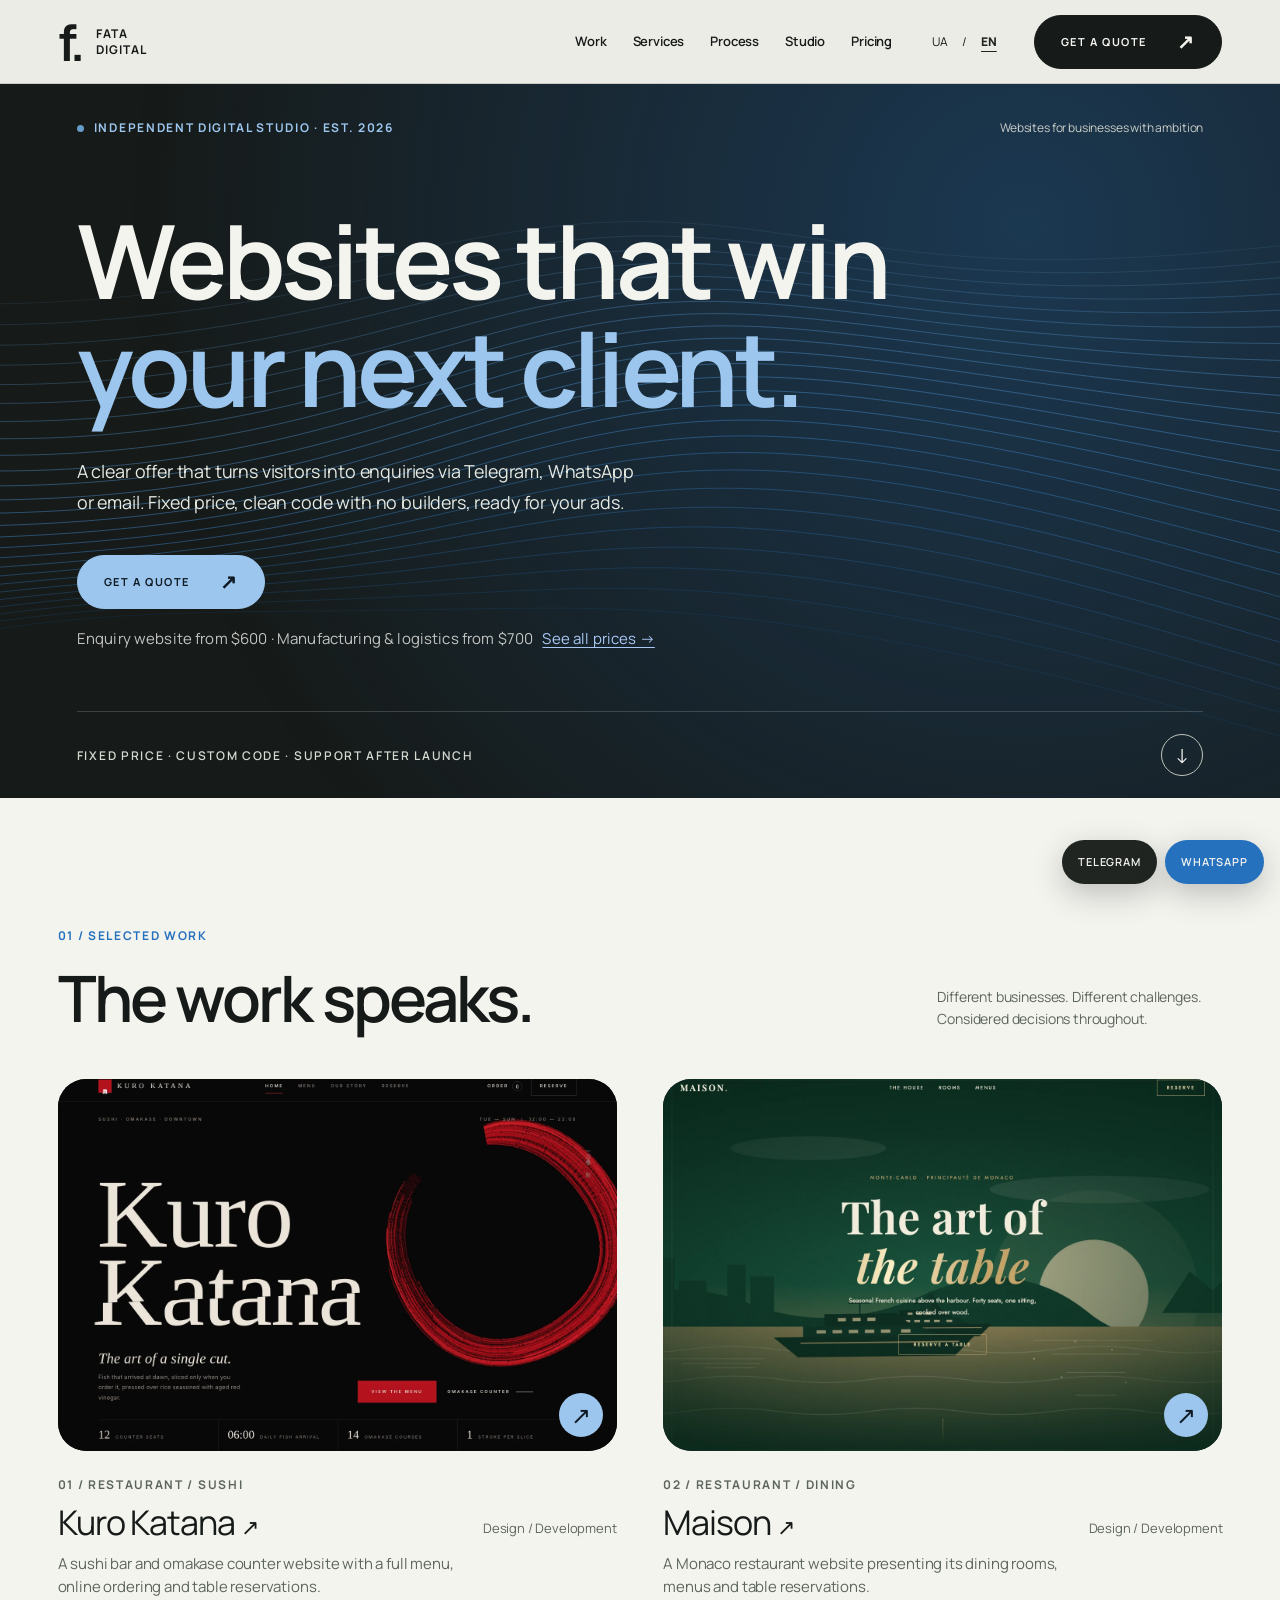
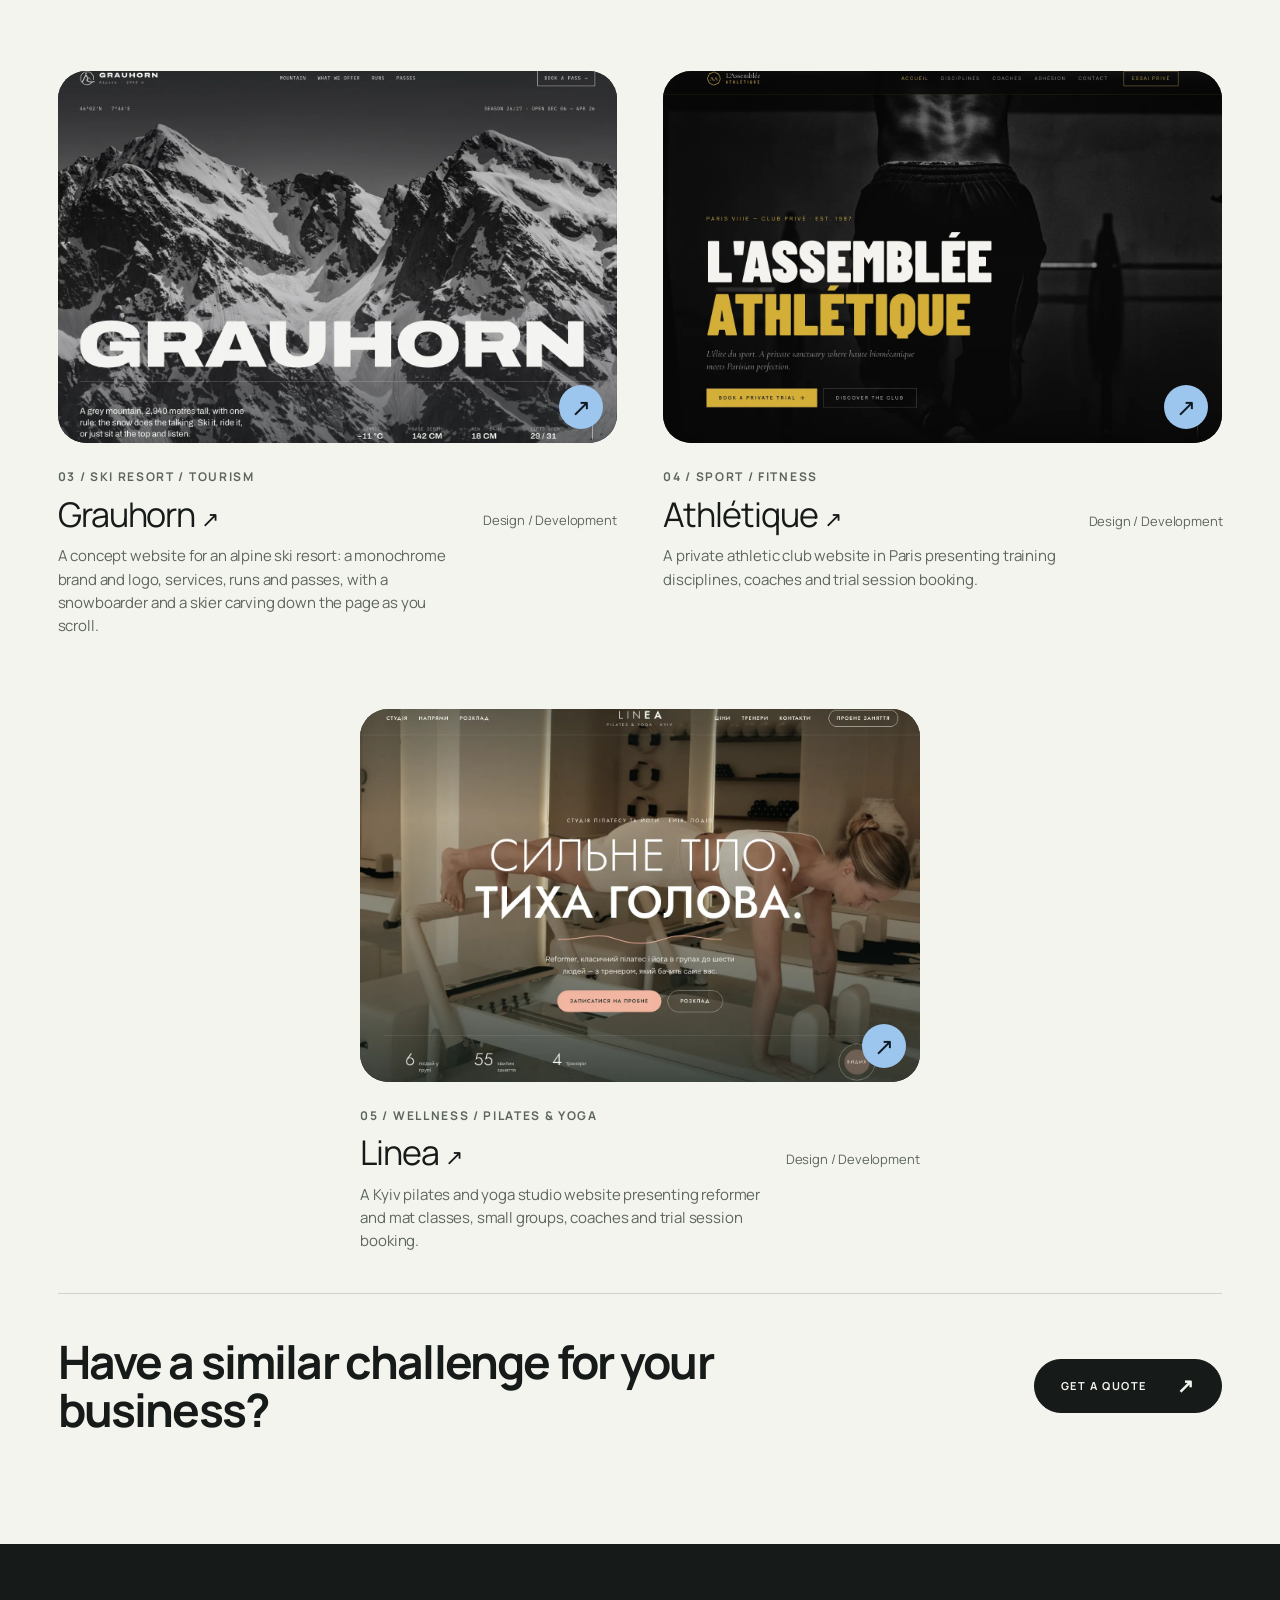
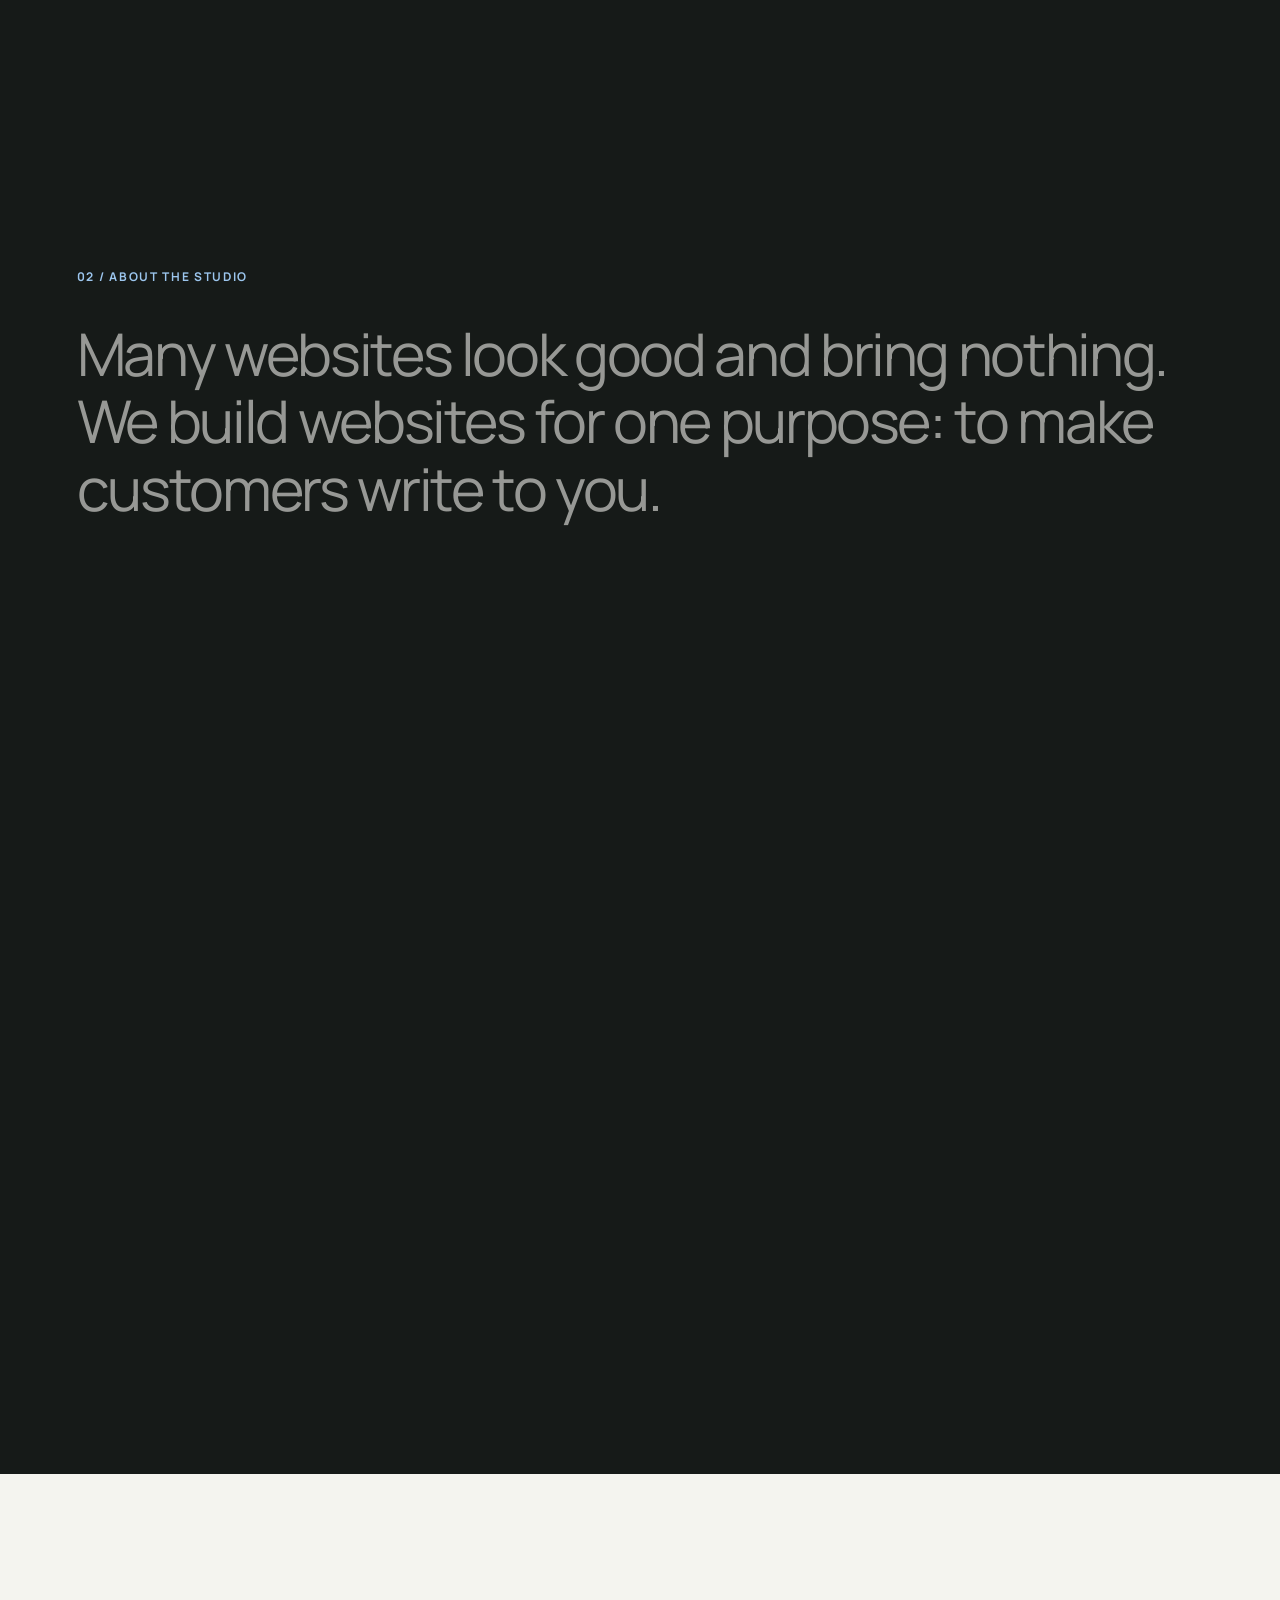
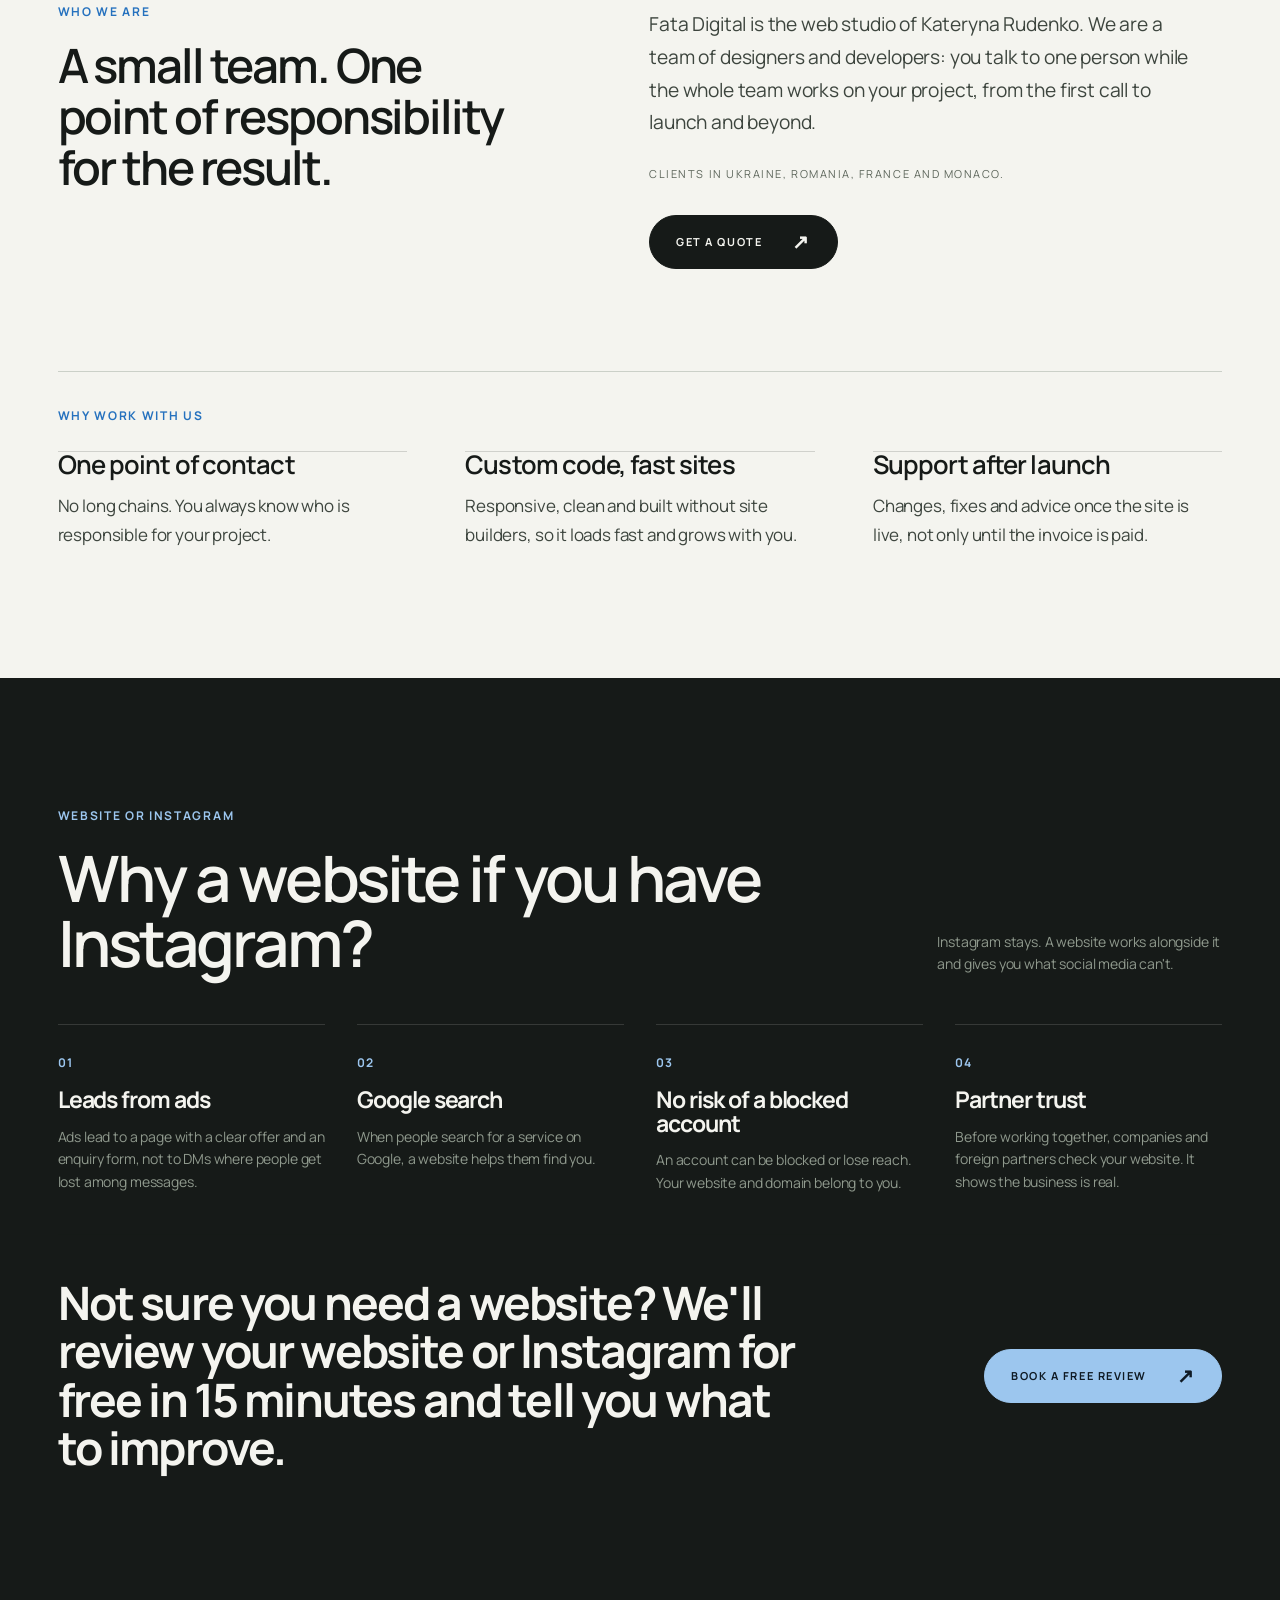
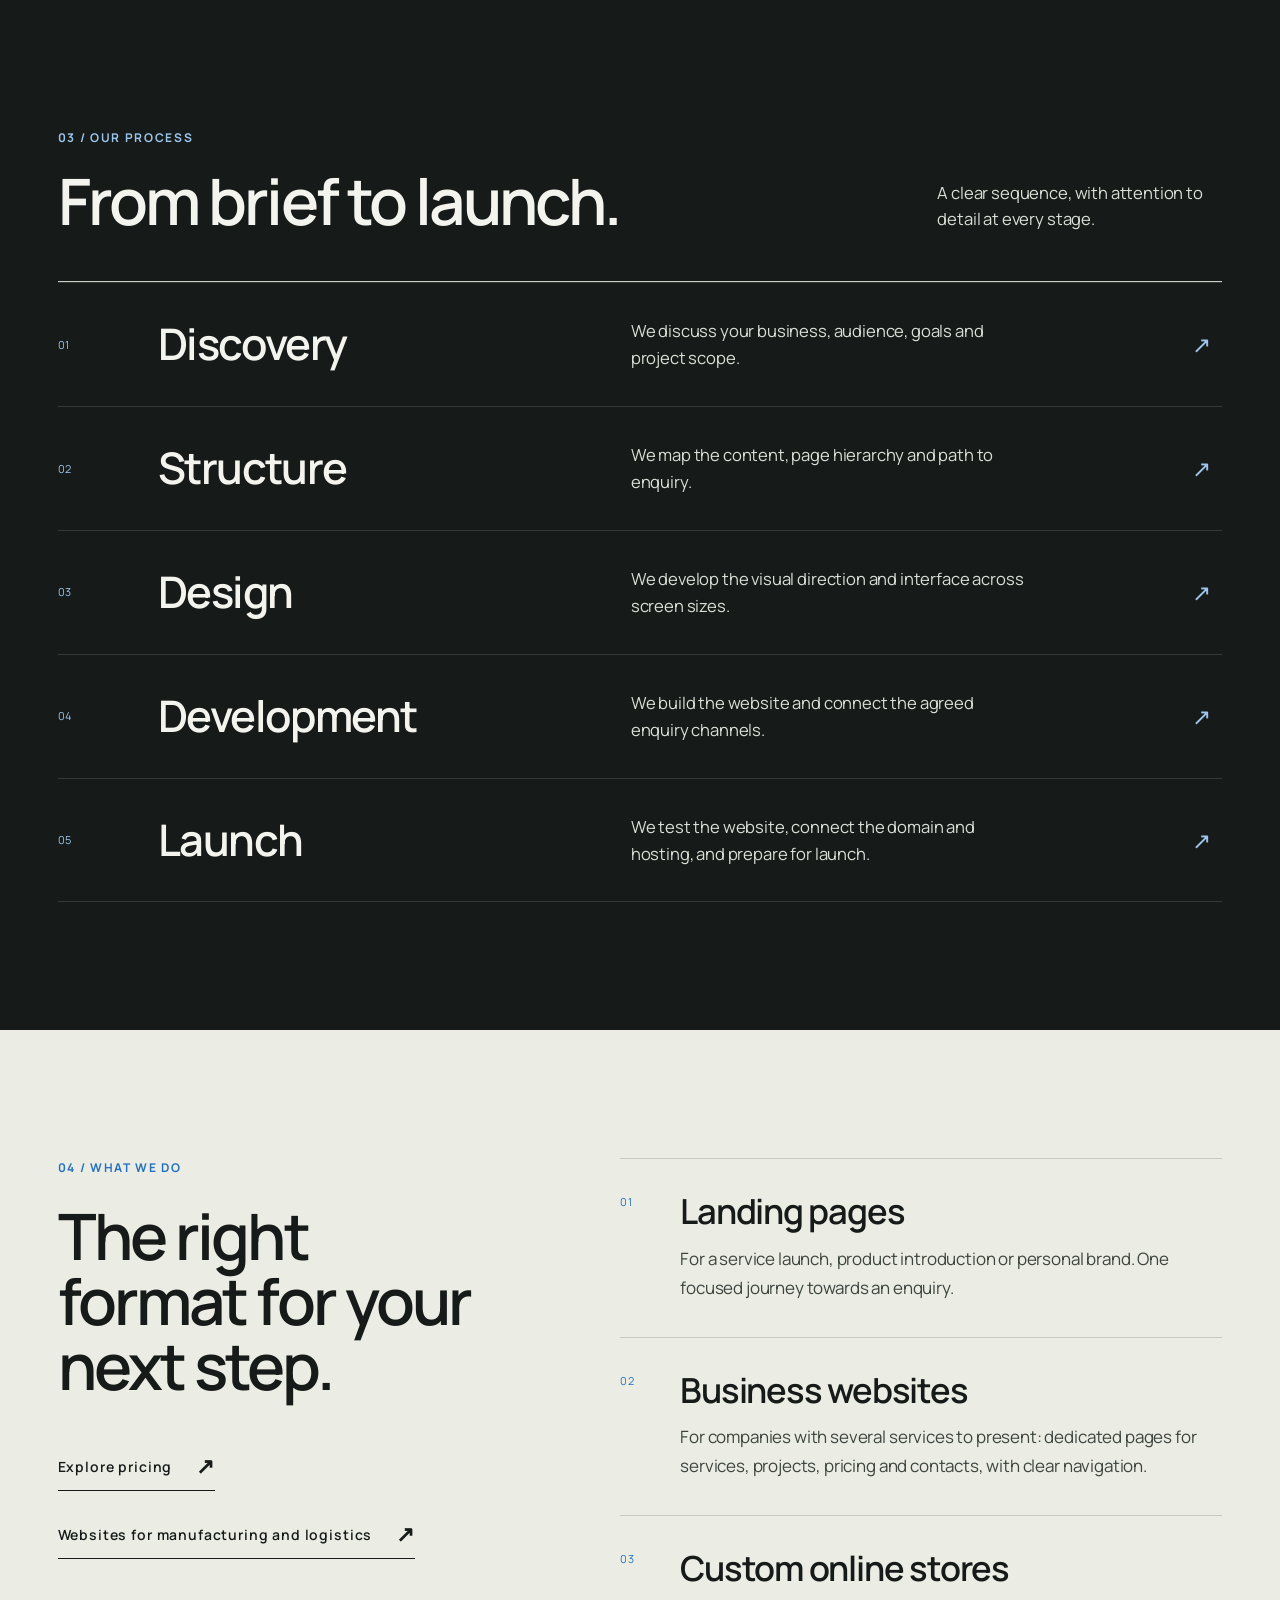
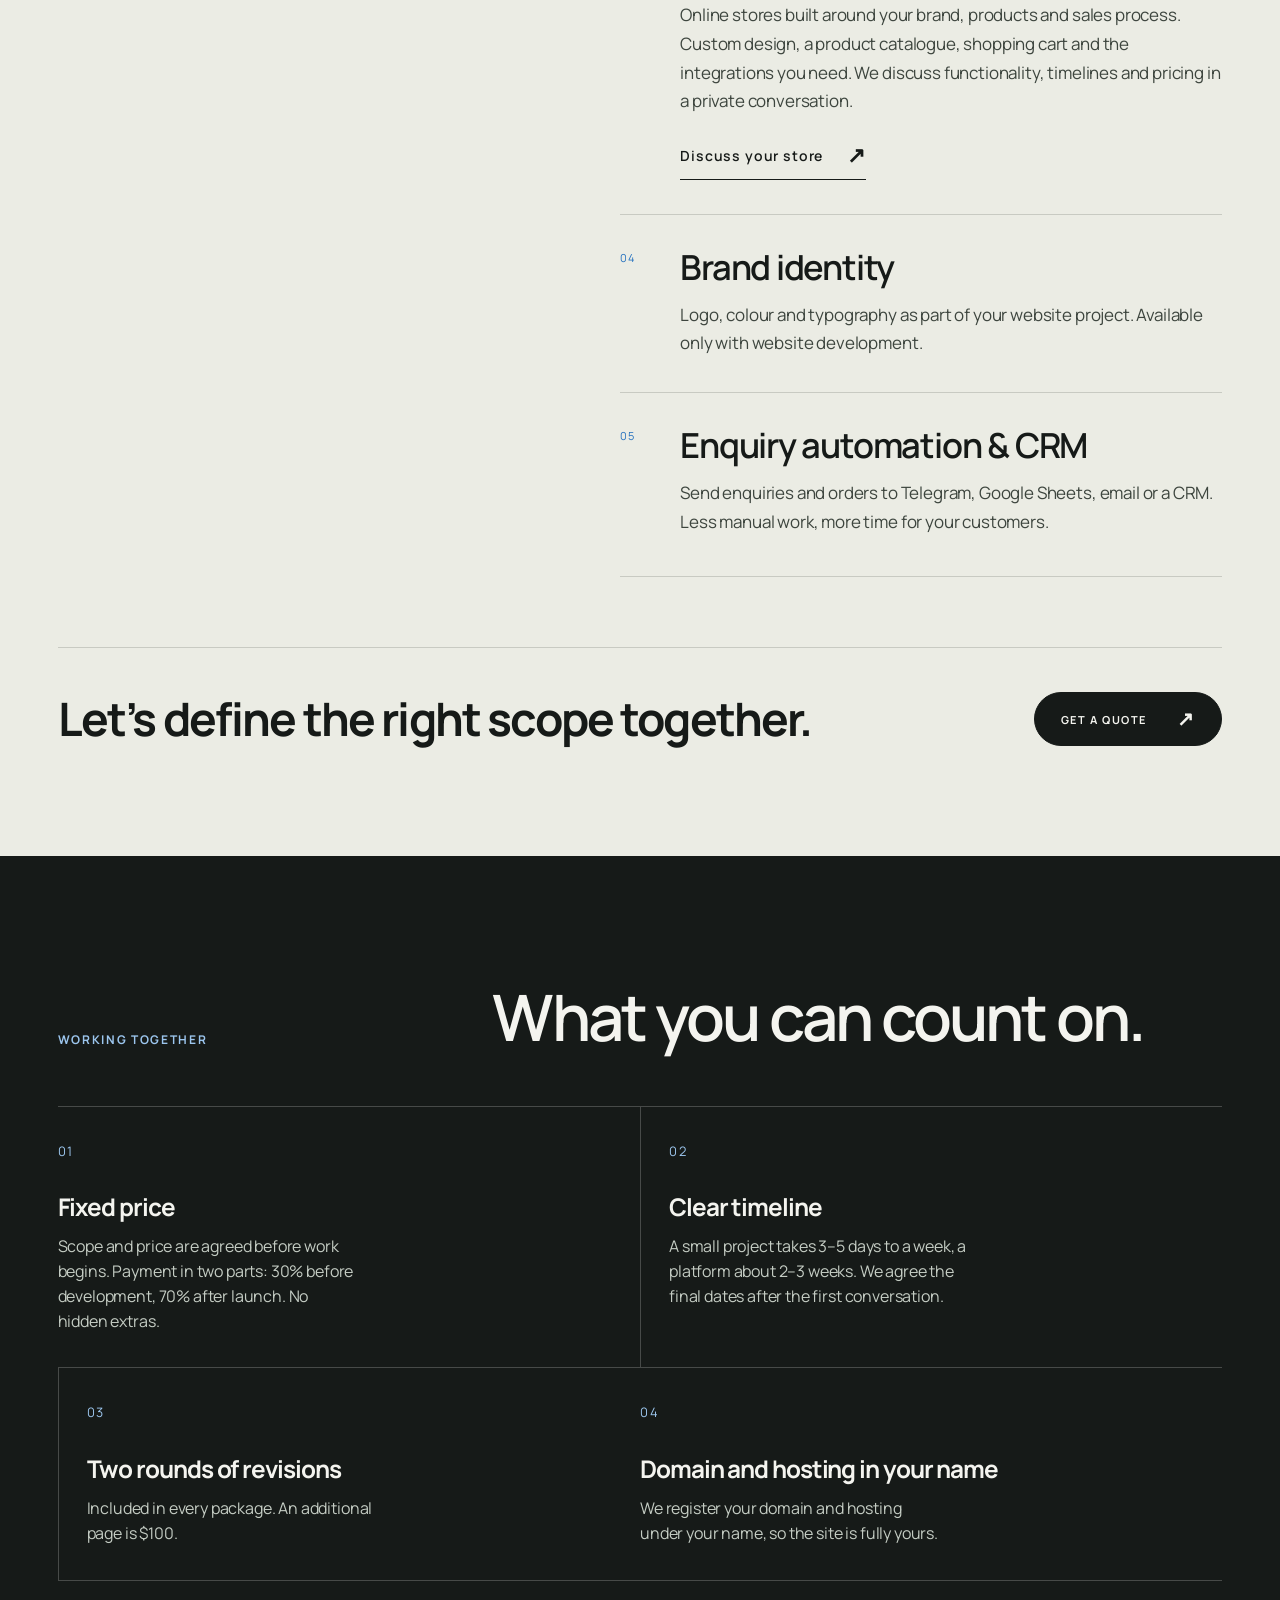
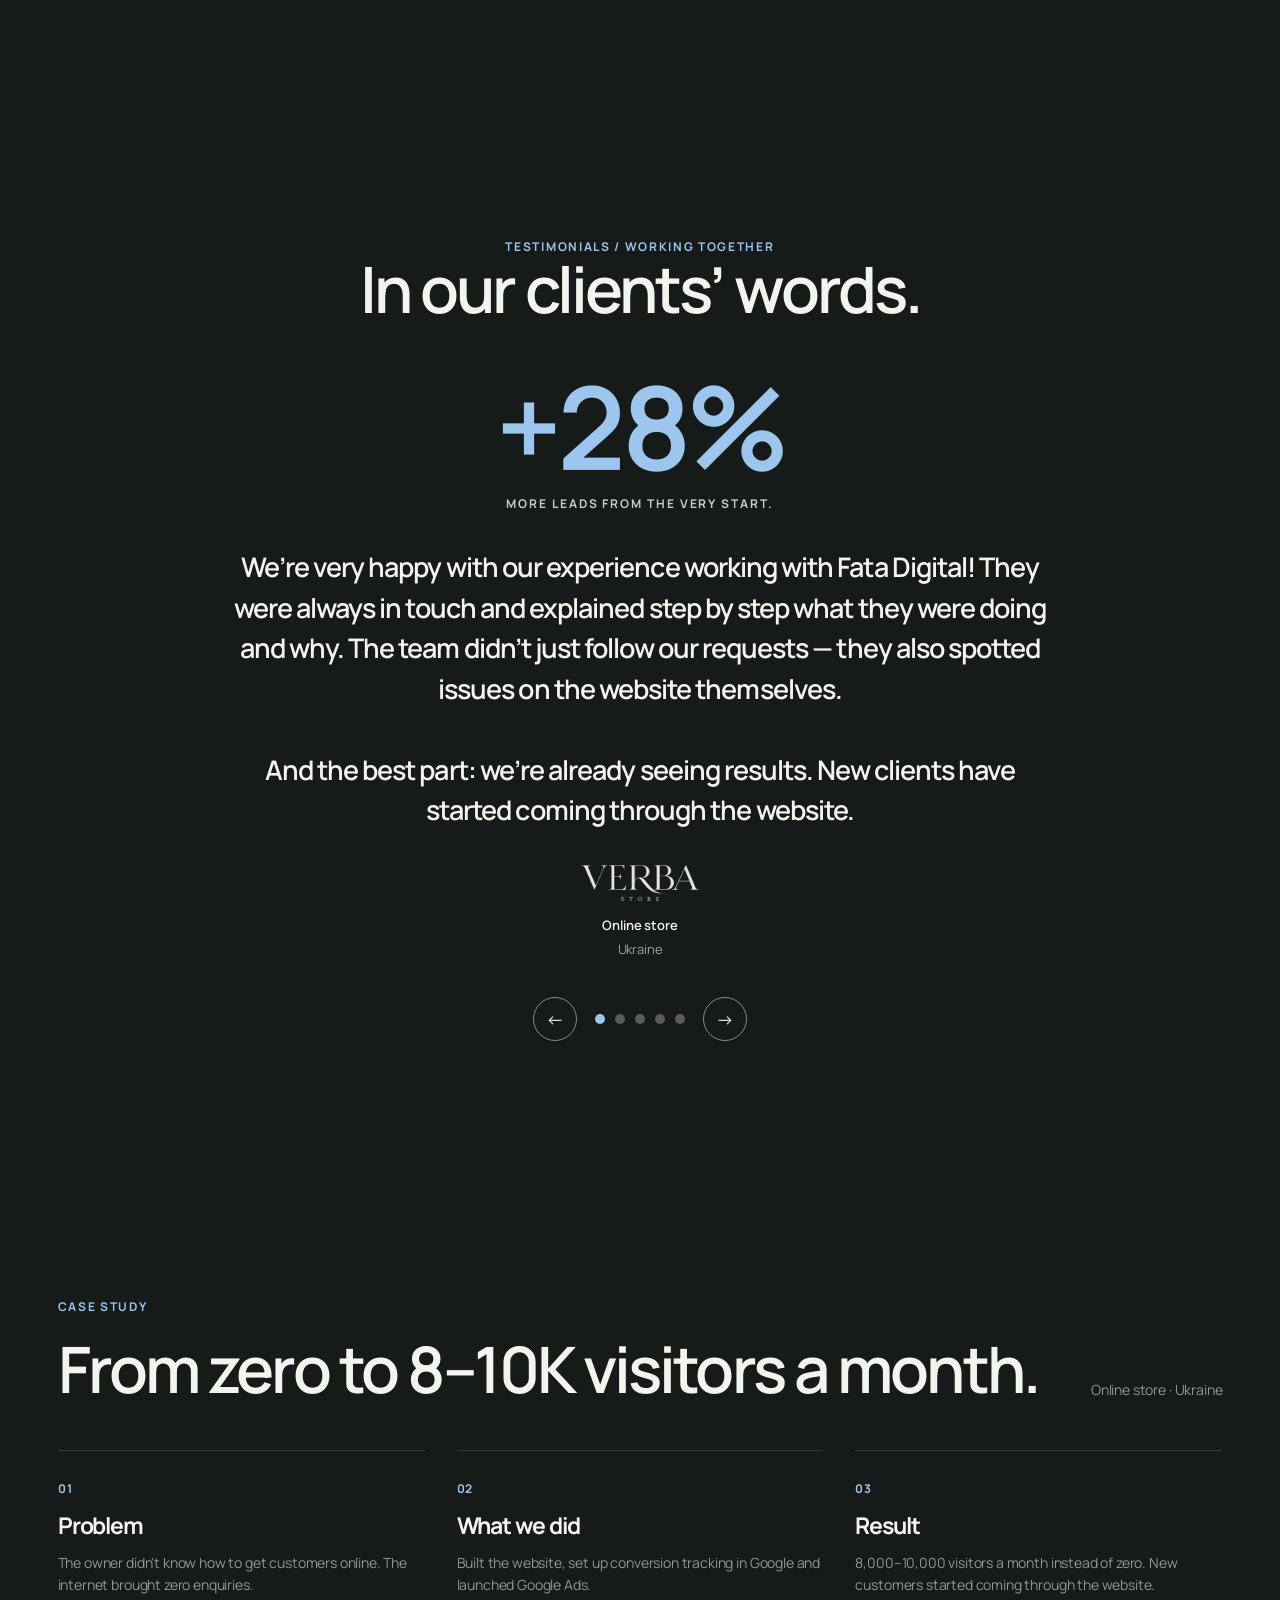
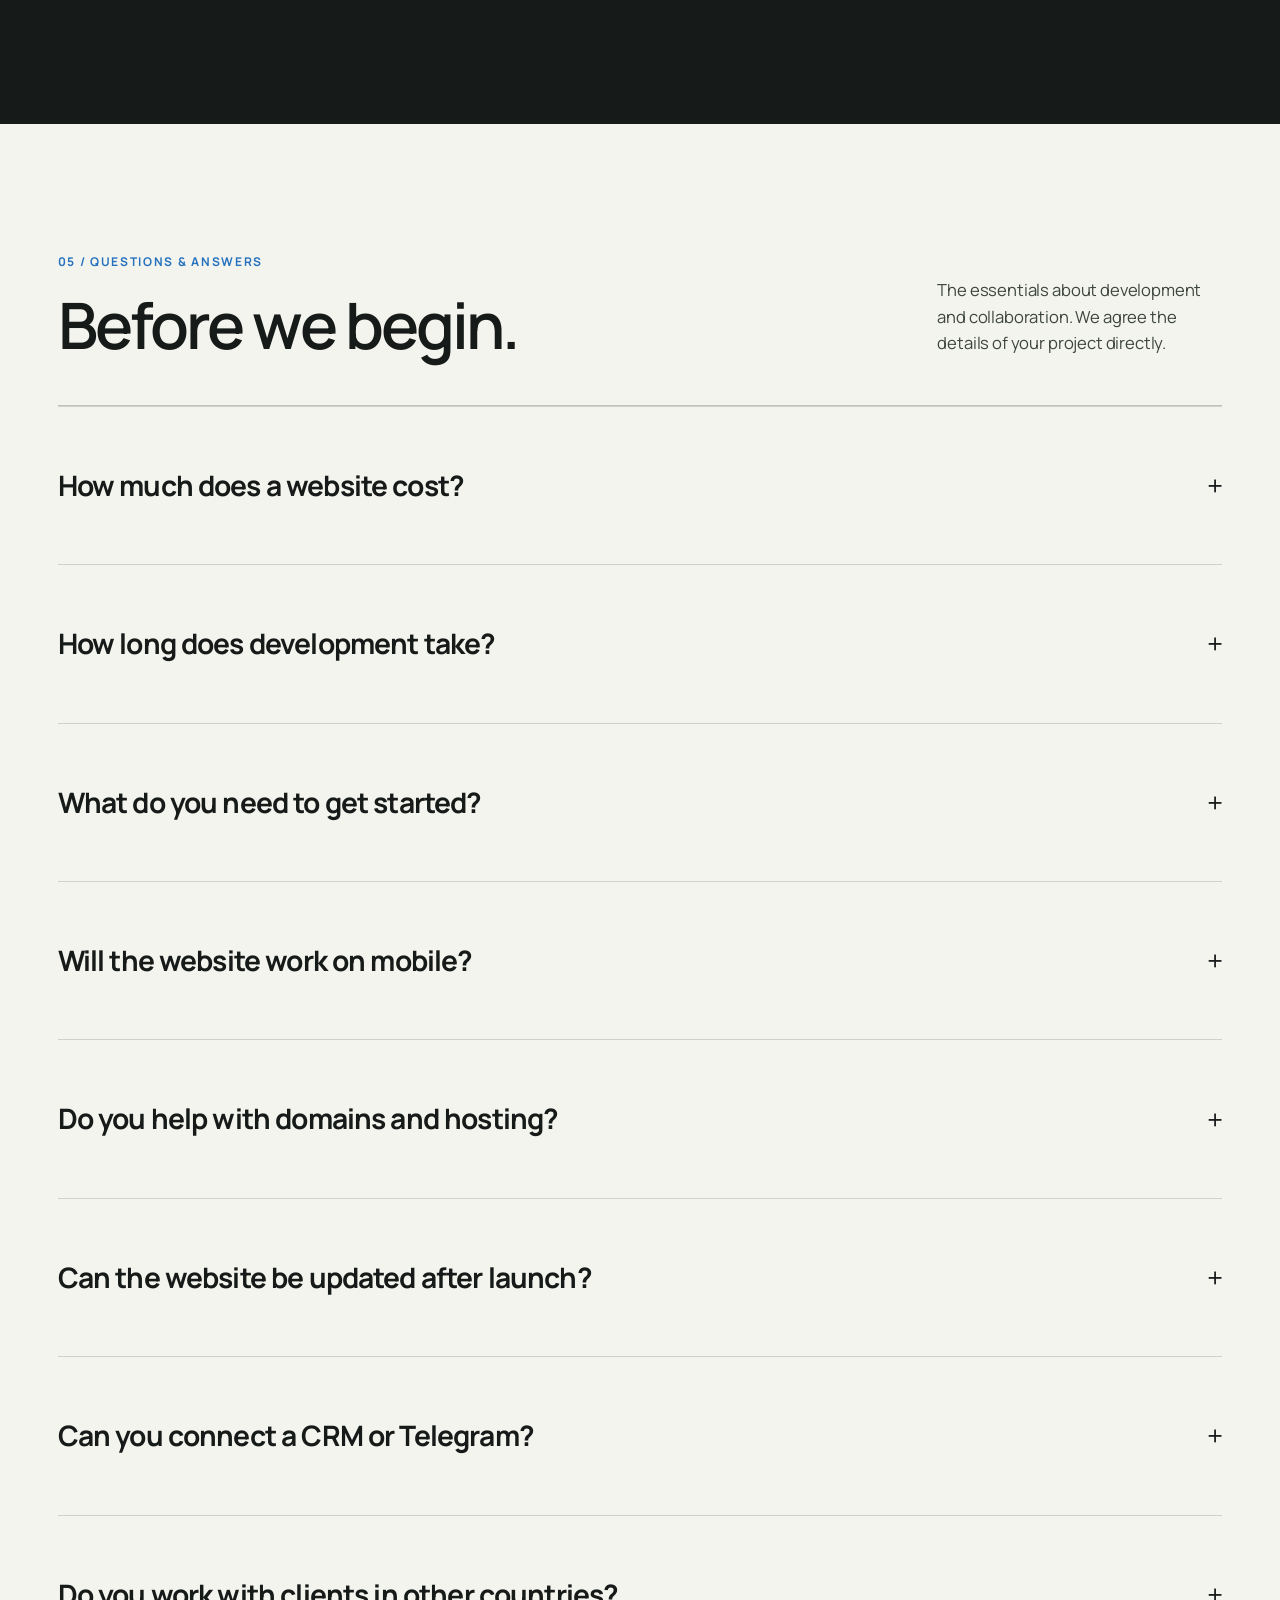
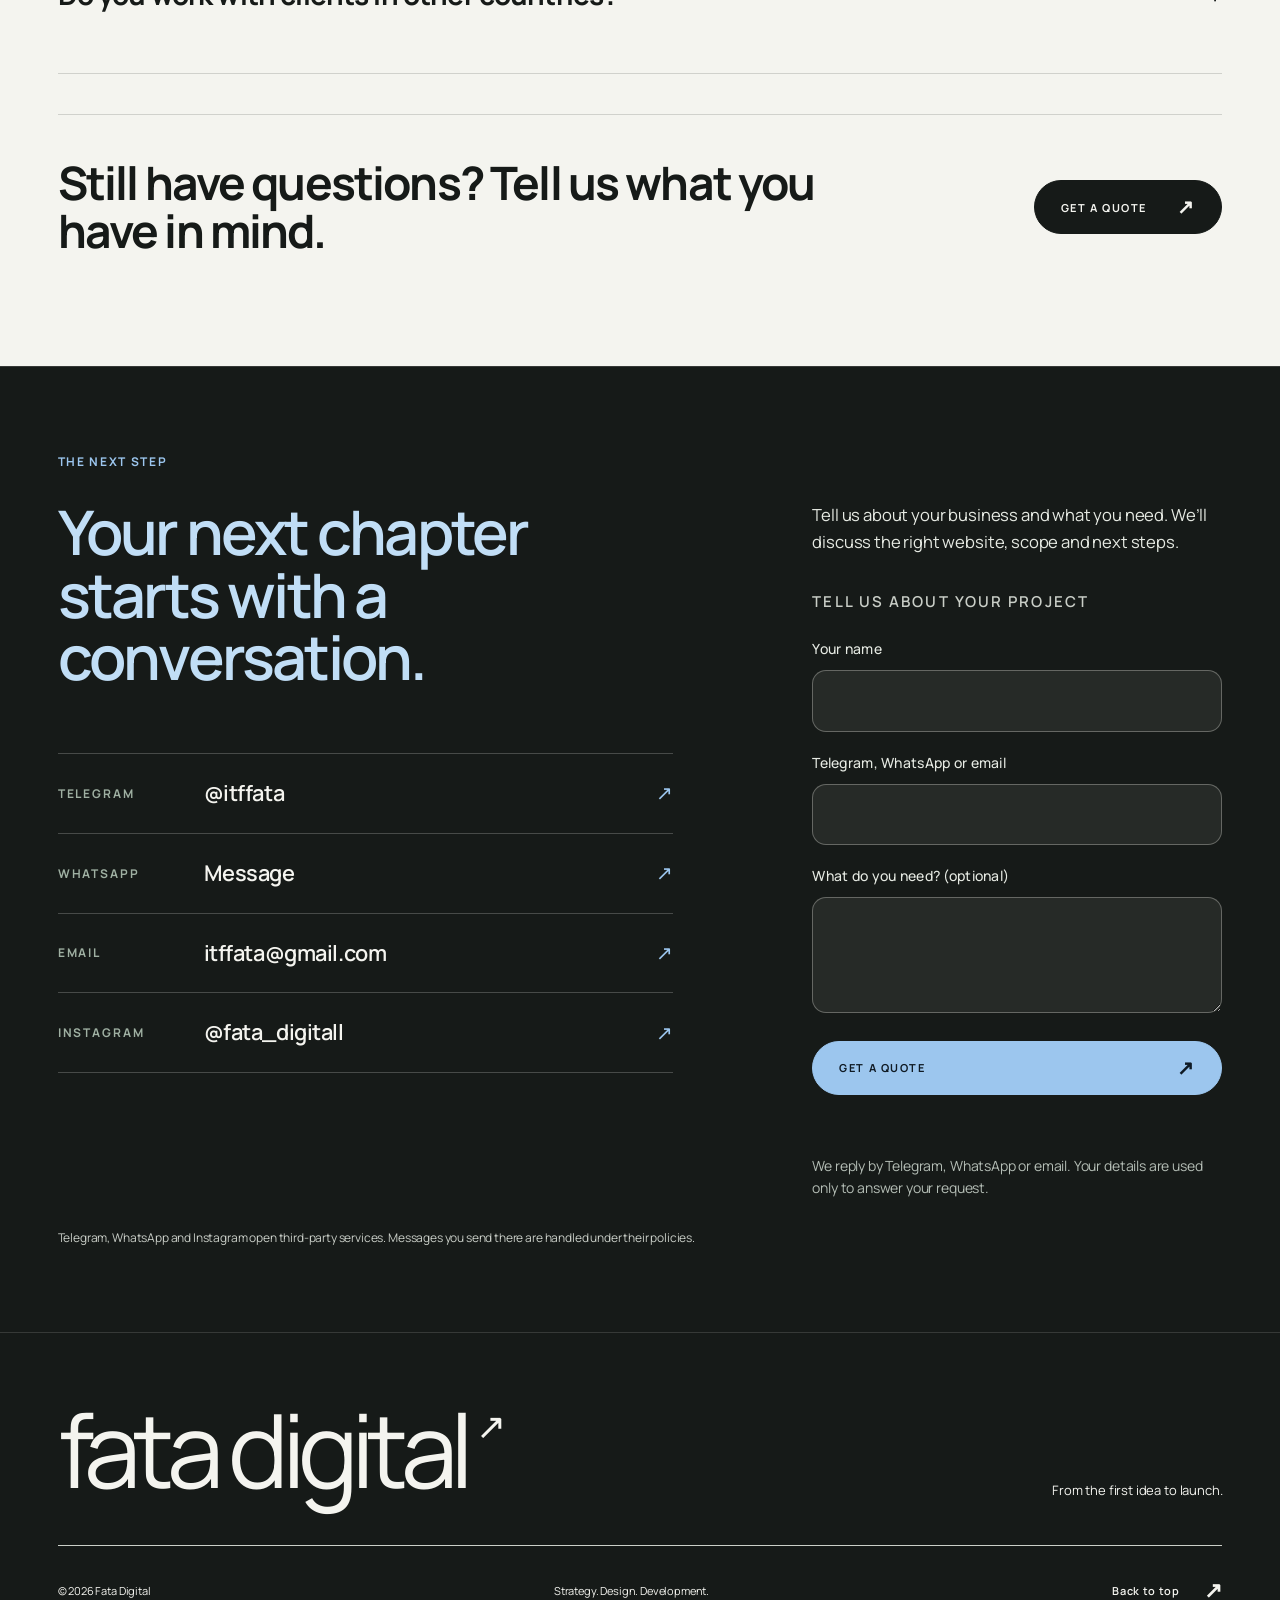
<file: en/index.html>
<!doctype html><html lang="en"><head>
<!-- Google tag (gtag.js) -->
<script async src="https://www.googletagmanager.com/gtag/js?id=AW-18498293585"></script>
<script>
  window.dataLayer = window.dataLayer || [];
  function gtag(){dataLayer.push(arguments);}
  gtag('consent', 'default', {'ad_storage': 'denied', 'ad_user_data': 'denied', 'ad_personalization': 'denied', 'analytics_storage': 'denied', 'wait_for_update': 500});
  try { if (localStorage.getItem('fata_consent') === 'granted') { gtag('consent', 'update', {'ad_storage': 'granted', 'ad_user_data': 'granted', 'ad_personalization': 'granted', 'analytics_storage': 'granted'}); } } catch (e) {}
  gtag('js', new Date());

  gtag('config', 'AW-18498293585');
</script>
<meta charset="utf-8"><meta name="viewport" content="width=device-width, initial-scale=1"><meta name="theme-color" content="#f4f4ef"><title>Fata Digital — Web Design &amp; Development Studio</title><meta name="description" content="Websites that make your business clear, compelling and easy to choose. Strategy, design, development and launch by Fata Digital."><link rel="canonical" href="https://fatadigital.online/"><meta property="og:type" content="website"><meta property="og:title" content="Fata Digital — Web Design &amp; Development Studio"><meta property="og:description" content="Websites that make your business clear, compelling and easy to choose. Strategy, design, development and launch by Fata Digital."><meta property="og:url" content="https://fatadigital.online/"><meta property="og:image" content="https://fatadigital.online/assets/social.jpg"><meta property="og:locale" content="en_US"><meta name="twitter:card" content="summary_large_image"><link rel="icon" href="../assets/favicon.svg" type="image/svg+xml"><link rel="stylesheet" href="../styles.css?v=20261125b"><script src="../translations.js?v=20261125b" defer></script><script src="../script.js?v=20261125b" defer></script><link rel="alternate" hreflang="uk" href="https://fatadigital.online/uk/"><link rel="alternate" hreflang="en" href="https://fatadigital.online/"><link rel="alternate" hreflang="x-default" href="https://fatadigital.online/"><script type="application/ld+json">{"@context": "https://schema.org", "@type": "ProfessionalService", "name": "Fata Digital", "url": "https://fatadigital.online/", "description": "Web design and development studio: landing pages and business websites in custom code, fixed price, support after launch.", "founder": {"@type": "Person", "name": "Kateryna Rudenko"}, "areaServed": ["Ukraine", "Romania", "France", "Monaco", "Europe"], "priceRange": "$200–$800", "knowsLanguage": ["uk", "en"], "sameAs": ["https://t.me/itffata"], "makesOffer": [{"@type": "Offer", "name": "Landing page with enquiry routing", "priceSpecification": {"@type": "PriceSpecification", "price": 200, "priceCurrency": "USD", "valueAddedTaxIncluded": false, "minPrice": 200}}, {"@type": "Offer", "name": "Enquiry website, up to 5 pages", "priceSpecification": {"@type": "PriceSpecification", "price": 600, "priceCurrency": "USD", "valueAddedTaxIncluded": false, "minPrice": 600}}, {"@type": "Offer", "name": "Pro website, up to 8 pages", "priceSpecification": {"@type": "PriceSpecification", "price": 800, "priceCurrency": "USD", "valueAddedTaxIncluded": false, "minPrice": 800}}]}</script></head><body data-page="home"><a data-i18n="skip" class="skip" href="#main">Skip to content</a><header class="header"><a class="brand" href="index.html" aria-label="Fata Digital"><span class="brand-symbol" aria-hidden="true">f.</span><span>FATA<br>DIGITAL</span></a><nav id="navigation" data-label="nav" aria-label="Main navigation"><a data-i18n="work" href="#works">Work</a><a data-i18n="services" href="#services">Services</a><a data-i18n="process" href="#process">Process</a><a data-i18n="studio" href="#studio">Studio</a><a data-i18n="prices" href="prices.html">Pricing</a><a class="menu-contact" href="#contact" data-i18n="start">Start a project</a></nav><div class="header-tools"><div class="languages" role="group" aria-label="Language" data-label="language"><a href="../uk/index.html" data-lang="uk" lang="uk">UA</a><span aria-hidden="true">/</span><a href="../index.html" data-lang="en" lang="en" aria-current="page">EN</a></div><a class="button header-cta" href="#contact"><span data-i18n="start" >Start a project</span><span aria-hidden="true">↗</span></a><button class="menu-toggle" type="button" aria-controls="navigation" aria-expanded="false" aria-label="Open menu"><span></span><span></span></button></div></header><main id="main"><section class="hero" id="home"><canvas class="hero-flow" aria-hidden="true"></canvas><div class="hero-top"><p data-i18n="heroeyebrow" class="eyebrow">Independent digital studio · Est. 2026</p><p data-i18n="herotag" class="hero-tag">Websites for businesses with ambition</p></div><div class="hero-grid"><div class="hero-copy"><h1><span data-i18n="hero1" >Websites that bring</span><br><span data-i18n="hero2" class="blue-text">you customers.</span></h1><p data-i18n="herocopy" class="hero-lead">A clear offer that turns visitors into enquiries via Telegram, WhatsApp or email. Fixed price, clean code with no builders, ready for your ads.</p><div class="hero-actions"><a class="button button-dark" href="#contact"><span data-i18n="start" >Get a quote</span><span aria-hidden="true">↗</span></a></div><p class="hero-price"><span data-i18n="heropricing">Enquiry website from $600 · Manufacturing &amp; logistics from $700</span> <a href="prices.html" data-i18n="heropricelink">See all prices →</a></p></div><a class="hero-art" href="#works" data-label="viewwork" aria-label="View our work"><span class="art-top">F / D <span aria-hidden="true">↗</span></span><div class="art-screen art-screen-back"><img src="../assets/projects/grauhorn.webp" width="1440" height="1000" data-alt="grauhorn" alt="Website preview: Grauhorn"></div><div class="art-screen art-screen-front"><img src="../assets/projects/athletique.webp" width="1440" height="1000" data-alt="athletique" fetchpriority="high" alt="Website preview: Athlétique"></div><span class="art-bottom"><span data-i18n="art" >Idea. Structure. Execution.</span><span>01 — 07</span></span></a></div><div class="hero-bottom"><p data-i18n="herobottom" >Fixed price · Custom code · Support after launch</p><a href="#works" class="scroll-link" data-label="viewwork" aria-label="View our work">↓</a></div></section><section class="work section" id="works"><div class="section-heading"><div><p data-i18n="selected" class="eyebrow">01 / Selected work</p><h2 data-i18n="worktitle" >The work speaks.</h2></div><p data-i18n="workintro" >Different businesses. Different challenges. Considered decisions throughout.</p></div><div class="project-grid"><article class="project project-kuro"><a class="project-image" data-project="kuro" href="https://work.fatadigital.online/kuro-katana/" target="_blank" rel="noopener noreferrer" aria-label="View Kuro Katana — opens in a new tab"><div class="project-browser" aria-hidden="true"><i></i><i></i><i></i><span>Kuro Katana</span></div><img src="../assets/projects/kuro-katana.webp" width="1440" height="1000" loading="lazy" data-alt="kuro" alt="Website preview: Kuro Katana"><span class="project-open" aria-hidden="true">↗</span></a><div class="project-meta"><div><p class="eyebrow">01 / <span data-i18n="cat_kuro" >Restaurant / Sushi</span></p><h3><a href="https://work.fatadigital.online/kuro-katana/" target="_blank" rel="noopener noreferrer">Kuro Katana <span aria-hidden="true">↗</span></a></h3></div><p data-i18n="web" class="project-service">Design / Development</p></div><p data-i18n="desc_kuro" class="project-description">A sushi bar and omakase counter website with a full menu, online ordering and table reservations.</p></article><article class="project project-mare"><a class="project-image" data-project="mare" href="https://work.fatadigital.online/mare/" target="_blank" rel="noopener noreferrer" aria-label="View MARE — opens in a new tab"><div class="project-browser" aria-hidden="true"><i></i><i></i><i></i><span>MARE</span></div><img src="../assets/projects/mare.webp" width="1440" height="1000" loading="lazy" data-alt="mare" alt="Website preview: MARE"><span class="project-open" aria-hidden="true">↗</span></a><div class="project-meta"><div><p class="eyebrow">06 / <span data-i18n="cat_mare" >Logistics / Sea Freight</span></p><h3><a href="https://work.fatadigital.online/mare/" target="_blank" rel="noopener noreferrer">MARE <span aria-hidden="true">↗</span></a></h3></div><p data-i18n="web" class="project-service">Design / Development</p></div><p data-i18n="desc_mare" class="project-description">A sea freight company website presenting its services, fleet and shipping routes.</p></article><article class="project project-safeway"><a class="project-image" data-project="safeway" href="https://safewayua.com" target="_blank" rel="noopener noreferrer" aria-label="View SafeWay UA — opens in a new tab"><div class="project-browser" aria-hidden="true"><i></i><i></i><i></i><span>SafeWay UA</span></div><img src="../assets/projects/safeway.webp" width="1440" height="1000" loading="lazy" data-alt="safeway" alt="Website preview: SafeWay UA"><span class="project-open" aria-hidden="true">↗</span></a><div class="project-meta"><div><p class="eyebrow">07 / <span data-i18n="cat_safeway" >Logistics / Services</span></p><h3><a href="https://safewayua.com" target="_blank" rel="noopener noreferrer">SafeWay UA <span aria-hidden="true">↗</span></a></h3></div><p data-i18n="web" class="project-service">Design / Development</p></div><p data-i18n="desc_safeway" class="project-description">A service website for people looking for reliable transport solutions.</p></article><article class="project project-maison"><a class="project-image" data-project="maison" href="https://work.fatadigital.online/maison/" target="_blank" rel="noopener noreferrer" aria-label="View Maison — opens in a new tab"><div class="project-browser" aria-hidden="true"><i></i><i></i><i></i><span>Maison</span></div><img src="../assets/projects/maison.webp" width="1440" height="1000" loading="lazy" data-alt="maison" alt="Website preview: Maison"><span class="project-open" aria-hidden="true">↗</span></a><div class="project-meta"><div><p class="eyebrow">02 / <span data-i18n="cat_maison" >Restaurant / Dining</span></p><h3><a href="https://work.fatadigital.online/maison/" target="_blank" rel="noopener noreferrer">Maison <span aria-hidden="true">↗</span></a></h3></div><p data-i18n="web" class="project-service">Design / Development</p></div><p data-i18n="desc_maison" class="project-description">A Monaco restaurant website presenting its dining rooms, menus and table reservations.</p></article><article class="project project-grauhorn"><a class="project-image" data-project="grauhorn" href="https://work.fatadigital.online/grauhorn/" target="_blank" rel="noopener noreferrer" aria-label="View Grauhorn — opens in a new tab"><div class="project-browser" aria-hidden="true"><i></i><i></i><i></i><span>Grauhorn</span></div><img src="../assets/projects/grauhorn.webp" width="1440" height="1000" loading="lazy" data-alt="grauhorn" alt="Website preview: Grauhorn"><span class="project-open" aria-hidden="true">↗</span></a><div class="project-meta"><div><p class="eyebrow">03 / <span data-i18n="cat_grauhorn" >Ski Resort / Tourism</span></p><h3><a href="https://work.fatadigital.online/grauhorn/" target="_blank" rel="noopener noreferrer">Grauhorn <span aria-hidden="true">↗</span></a></h3></div><p data-i18n="web" class="project-service">Design / Development</p></div><p data-i18n="desc_grauhorn" class="project-description">A concept website for an alpine ski resort: a monochrome brand and logo, services, runs and passes, with a snowboarder and a skier carving down the page as you scroll.</p></article><article class="project project-metalpro"><a class="project-image" data-project="metalpro" href="https://metalpro.in.ua/" target="_blank" rel="noopener noreferrer" aria-label="View MetalPro — opens in a new tab"><div class="project-browser" aria-hidden="true"><i></i><i></i><i></i><span>MetalPro</span></div><img src="../assets/projects/metalpro.webp" width="1440" height="1000" loading="lazy" data-alt="metalpro" alt="Website preview: MetalPro"><span class="project-open" aria-hidden="true">↗</span></a><div class="project-meta"><div><p class="eyebrow">08 / <span data-i18n="cat_metalpro" >Manufacturing / Metalwork</span></p><h3><a href="https://metalpro.in.ua/" target="_blank" rel="noopener noreferrer">MetalPro <span aria-hidden="true">↗</span></a></h3></div><p data-i18n="web" class="project-service">Design / Development</p></div><p data-i18n="desc_metalpro" class="project-description">A gates, fences and canopies manufacturer’s website with services, completed projects and an enquiry form.</p></article><article class="project project-athletique"><a class="project-image" data-project="athletique" href="https://work.fatadigital.online/Athl-tique/" target="_blank" rel="noopener noreferrer" aria-label="View Athlétique — opens in a new tab"><div class="project-browser" aria-hidden="true"><i></i><i></i><i></i><span>Athlétique</span></div><img src="../assets/projects/athletique.webp" width="1440" height="1000" loading="lazy" data-alt="athletique" alt="Website preview: Athlétique"><span class="project-open" aria-hidden="true">↗</span></a><div class="project-meta"><div><p class="eyebrow">04 / <span data-i18n="cat_athletique" >Sport / Fitness</span></p><h3><a href="https://work.fatadigital.online/Athl-tique/" target="_blank" rel="noopener noreferrer">Athlétique <span aria-hidden="true">↗</span></a></h3></div><p data-i18n="web" class="project-service">Design / Development</p></div><p data-i18n="desc_athletique" class="project-description">A private athletic club website in Paris presenting training disciplines, coaches and trial session booking.</p></article><article class="project project-linea"><a class="project-image" data-project="linea" href="https://work.fatadigital.online/linea/" target="_blank" rel="noopener noreferrer" aria-label="View Linea — opens in a new tab"><div class="project-browser" aria-hidden="true"><i></i><i></i><i></i><span>Linea</span></div><img src="../assets/projects/linea.webp" width="1440" height="1000" loading="lazy" data-alt="linea" alt="Website preview: Linea"><span class="project-open" aria-hidden="true">↗</span></a><div class="project-meta"><div><p class="eyebrow">05 / <span data-i18n="cat_linea" >Wellness / Pilates &amp; Yoga</span></p><h3><a href="https://work.fatadigital.online/linea/" target="_blank" rel="noopener noreferrer">Linea <span aria-hidden="true">↗</span></a></h3></div><p data-i18n="web" class="project-service">Design / Development</p></div><p data-i18n="desc_linea" class="project-description">A Kyiv pilates and yoga studio website presenting reformer and mat classes, small groups, coaches and trial session booking.</p></article></div><div class="section-cta"><p data-i18n="ctawork">Have a similar challenge for your business?</p><a class="button button-dark" href="#contact"><span data-i18n="start">Get a quote</span><span aria-hidden="true">↗</span></a></div></section><section class="studio section karaoke-sec" id="studio"><div class="karaoke-pin"><p data-i18n="studiolabel" class="eyebrow">02 / About the studio</p><p class="karaoke" id="karaoke" aria-label="">Many websites look good and bring nothing. We build websites for one purpose: to make customers write to you.</p></div></section><section class="founder section" id="founder"><div class="founder-grid founder-text"><div class="founder-copy"><div class="f-left"><p data-i18n="founderlabel" class="eyebrow">Who we are</p><h2 data-i18n="foundertitle">A small team. One point of responsibility for the result.</h2></div><div class="f-right"><p data-i18n="foundercopy" class="large-copy">Fata Digital is the web studio of Kateryna Rudenko. We are a team of designers and developers: you talk to one person while the whole team works on your project, from the first call to launch and beyond.</p><p data-i18n="founderclients" class="founder-clients">Clients in Ukraine, Romania, France and Monaco.</p><div class="founder-actions"><a class="button button-dark" href="https://t.me/itffata"><span data-i18n="start">Get a quote</span><span aria-hidden="true">↗</span></a></div></div></div></div><div class="why"><p data-i18n="whylabel" class="eyebrow">Why work with us</p><div class="why-grid"><article><h3 data-i18n="why0">One point of contact</h3><p data-i18n="whyc0">No long chains. You always know who is responsible for your project.</p></article><article><h3 data-i18n="why1">Custom code, fast sites</h3><p data-i18n="whyc1">Responsive, clean and built without site builders, so it loads fast and grows with you.</p></article><article><h3 data-i18n="why2">Support after launch</h3><p data-i18n="whyc2">Changes, fixes and advice once the site is live, not only until the invoice is paid.</p></article></div></div></section><section class="section ig-why" id="instagram"><div class="section-heading"><div><p data-i18n="iglabel" class="eyebrow">Website or Instagram</p><h2 data-i18n="igtitle">Why a website if you have Instagram?</h2></div><p data-i18n="igintro">Instagram stays. A website works alongside it and gives you what social media can't.</p></div><div class="ig-grid"><article><span class="index">01</span><h3 data-i18n="ig0">Leads from ads</h3><p data-i18n="igc0">Ads lead to a page with a clear offer and an enquiry form, not to DMs where people get lost among messages.</p></article><article><span class="index">02</span><h3 data-i18n="ig1">Google search</h3><p data-i18n="igc1">When people search for a service on Google, a website helps them find you.</p></article><article><span class="index">03</span><h3 data-i18n="ig2">No risk of a blocked account</h3><p data-i18n="igc2">An account can be blocked or lose reach. Your website and domain belong to you.</p></article><article><span class="index">04</span><h3 data-i18n="ig3">Partner trust</h3><p data-i18n="igc3">Before working together, companies and foreign partners check your website. It shows the business is real.</p></article></div><div class="section-cta audit-cta"><p data-i18n="audit">Not sure you need a website? We'll review your website or Instagram for free in 15 minutes and tell you what to improve.</p><a class="button button-dark" href="https://t.me/itffata" target="_blank" rel="noopener noreferrer"><span data-i18n="auditcta">Book a free review</span><span aria-hidden="true">↗</span></a></div></section><section class="section process" id="process"><div class="section-heading"><div><p data-i18n="processlabel" class="eyebrow">03 / Our process</p><h2 data-i18n="processtitle" >From brief to launch.</h2></div><p data-i18n="processintro" >A clear sequence, with attention to detail at every stage.</p></div><div class="process-list"><article><span class="index">01</span><h3 data-i18n="p0" >Discovery</h3><p data-i18n="pc0" >We discuss your business, audience, goals and project scope.</p><span aria-hidden="true" class="process-plus">↗</span></article><article><span class="index">02</span><h3 data-i18n="p1" >Structure</h3><p data-i18n="pc1" >We map the content, page hierarchy and path to enquiry.</p><span aria-hidden="true" class="process-plus">↗</span></article><article><span class="index">03</span><h3 data-i18n="p2" >Design</h3><p data-i18n="pc2" >We develop the visual direction and interface across screen sizes.</p><span aria-hidden="true" class="process-plus">↗</span></article><article><span class="index">04</span><h3 data-i18n="p3" >Development</h3><p data-i18n="pc3" >We build the website and connect the agreed enquiry channels.</p><span aria-hidden="true" class="process-plus">↗</span></article><article><span class="index">05</span><h3 data-i18n="p4" >Launch</h3><p data-i18n="pc4" >We test the website, connect the domain and hosting, and prepare for launch.</p><span aria-hidden="true" class="process-plus">↗</span></article></div></section><section class="services section" id="services"><div class="services-intro"><div class="si-in"><p data-i18n="serviceslabel" class="eyebrow">04 / What we do</p><h2 data-i18n="servicestitle" >The right format for your next step.</h2><a class="text-link" href="prices.html"><span data-i18n="seeprices" >Explore pricing</span><span aria-hidden="true">↗</span></a><a class="text-link" href="b2b.html"><span data-i18n="b2blink">Websites for manufacturing and logistics</span><span aria-hidden="true">↗</span></a></div></div><div class="services-list"><article><span class="index">01</span><div><h3 data-i18n="s0" >Landing pages</h3><p data-i18n="sc0" >For a service launch, product introduction or personal brand. One focused journey towards an enquiry.</p></div></article><article><span class="index">02</span><div><h3 data-i18n="s1" >Business websites</h3><p data-i18n="sc1" >For companies with several services to present: dedicated pages for services, projects, pricing and contacts, with clear navigation.</p></div></article><article><span class="index">03</span><div><h3 data-i18n="storetitle">Custom online stores</h3><p data-i18n="storecopy">Online stores built around your brand, products and sales process. Custom design, a product catalogue, shopping cart and the integrations you need. We discuss functionality, timelines and pricing in a private conversation.</p><p><a class="text-link" href="https://t.me/itffata" target="_blank" rel="noopener noreferrer"><span data-i18n="storecta">Discuss your store</span><span aria-hidden="true">↗</span></a></p></div></article><article><span class="index">04</span><div><h3 data-i18n="s2" >Brand identity</h3><p data-i18n="sc2" >Logo, colour and typography as part of your website project. Available only with website development.</p></div></article><article><span class="index">05</span><div><h3 data-i18n="s3" >Enquiry automation &amp; CRM</h3><p data-i18n="sc3" >Send enquiries and orders to Telegram, Google Sheets, email or a CRM. Less manual work, more time for your customers.</p></div></article></div><div class="section-cta"><p data-i18n="ctaservices">Let’s define the right scope together.</p><a class="button button-dark" href="#contact"><span data-i18n="start">Get a quote</span><span aria-hidden="true">↗</span></a></div></section><section class="terms section" id="terms"><div class="terms-head"><p data-i18n="termslabel" class="eyebrow">Working together</p><h2 data-i18n="termstitle">What you can count on.</h2></div><div class="terms-grid"><article><span class="index">01</span><h3 data-i18n="terms0">Fixed price</h3><p data-i18n="termsc0">Scope and price are agreed before work begins. Payment in two parts: 30% before development, 70% after launch. No hidden extras.</p></article><article><span class="index">02</span><h3 data-i18n="terms1">Clear timeline</h3><p data-i18n="termsc1">A small project takes 3–5 days to a week, a platform about 2–3 weeks. We agree the final dates after the first conversation.</p></article><article><span class="index">03</span><h3 data-i18n="terms2">Two rounds of revisions</h3><p data-i18n="termsc2">Included in every package. An additional page is $100.</p></article><article><span class="index">04</span><h3 data-i18n="terms5">Domain and hosting in your name</h3><p data-i18n="termsc5">We register your domain and hosting under your name, so the site is fully yours.</p></article></div></section><section class="section reviews" id="reviews" aria-labelledby="reviews-title"><div class="rv-head"><p data-i18n="reviewslabel" class="eyebrow">Testimonials / Working together</p><h2 data-i18n="reviewstitle" id="reviews-title">In our clients’ words.</h2></div><div class="rv" id="rv"><div class="rv-stage"><figure class="rv-slide is-on" data-i="0"><div class="rv-stat"><strong data-count="28" data-pre="+" data-suf="%">+28%</strong><span data-i18n="resc0">More leads from the very start.</span></div><blockquote data-i18n="reviewscopy0">We’re very happy with our experience working with Fata Digital! They were always in touch and explained step by step what they were doing and why. The team didn’t just follow our requests — they also spotted issues on the website themselves.

And the best part: we’re already seeing results. New clients have started coming through the website.</blockquote><figcaption><span class="rv-logo has-logo"><img src="../assets/logos/verba.png" alt="Verba Store" height="40"></span><span class="rv-meta"><b data-i18n="reviewstype0">Online store</b><em data-i18n="reviewsource0">Ukraine</em></span></figcaption></figure><figure class="rv-slide" data-i="1"><blockquote data-i18n="reviewscopy1">Thank you for working with us! It’s very comfortable working with you, and I like that you keep us involved throughout the entire process. We’re very happy with the results.</blockquote><figcaption><span class="rv-logo has-logo"><img src="../assets/logos/maison.png" alt="Maison" height="40"></span><span class="rv-meta"><b data-i18n="reviewstype1">Restaurant</b><em data-i18n="reviewsource1">Monaco</em></span></figcaption></figure><figure class="rv-slide" data-i="2"><blockquote data-i18n="reviewscopy2">Good morning. The website looks amazing! Exactly the style I was looking for. It&#x27;s so easy to communicate with you guys, personally me I appreciate it the most. Really happy with the experience</blockquote><figcaption><span class="rv-logo has-logo"><img src="../assets/logos/maiestria.png" alt="Măiestria" height="72" style="height:72px"></span><span class="rv-meta"><b data-i18n="reviewstype2">Promotional landing page for a factory</b><em data-i18n="reviewsource2">Romania</em></span></figcaption></figure><figure class="rv-slide" data-i="3"><div class="rv-stat"><strong data-count="32" data-pre="+" data-suf="%">+32%</strong><span data-i18n="resc1">Growth in leads after launch.</span></div><blockquote data-i18n="reviewscopy3">I’ve ordered dozens of websites for selling products.
They work very quickly.
The sites turn out neat and easy to use!
I’m very happy with our collaboration. We can always discuss ideas, ask questions and make changes. Thank you for being patient with my revisions and for a great result.</blockquote><figcaption><span class="rv-logo has-logo"><img src="../assets/logos/lumora.png" alt="Lumora" height="40"></span><span class="rv-meta"><b data-i18n="reviewstype3">Online store</b><em data-i18n="reviewsource3">Ukraine</em></span></figcaption></figure><figure class="rv-slide" data-i="4"><div class="rv-stat"><strong data-count="10" data-pre="" data-suf="K">10K</strong><span data-i18n="resc2">Visitors from advertising in a month.</span></div><blockquote data-i18n="reviewscopy4">Thank you for your work! The website looks truly premium. We especially like the focus on our trainers and on what makes our club stand out. It was a real pleasure working with you.</blockquote><figcaption><span class="rv-logo has-logo"><img src="../assets/logos/athletique.png" alt="L'Assemblée Athlétique" height="44" style="height:44px"></span><span class="rv-meta"><b data-i18n="reviewstype4">Athletic club</b><em data-i18n="reviewsource4">France</em></span></figcaption></figure></div><div class="rv-nav"><button class="rv-btn" type="button" data-d="-1" aria-label="Previous review">←</button><div class="rv-dots" role="tablist"><button type="button" class="rv-dot is-on" data-i="0" aria-label="Review 1"></button><button type="button" class="rv-dot" data-i="1" aria-label="Review 2"></button><button type="button" class="rv-dot" data-i="2" aria-label="Review 3"></button><button type="button" class="rv-dot" data-i="3" aria-label="Review 4"></button><button type="button" class="rv-dot" data-i="4" aria-label="Review 5"></button></div><button class="rv-btn" type="button" data-d="1" aria-label="Next review">→</button></div></div></section><section class="section case-study" id="case"><div class="section-heading"><div><p data-i18n="caselabel" class="eyebrow">Case study</p><h2 data-i18n="casetitle">From zero to 8–10K visitors a month.</h2></div><p data-i18n="casemeta">Online store · Ukraine</p></div><div class="ig-grid case-grid"><article><span class="index">01</span><h3 data-i18n="case0h">Problem</h3><p data-i18n="case0">The owner didn't know how to get customers online. The internet brought zero enquiries.</p></article><article><span class="index">02</span><h3 data-i18n="case1h">What we did</h3><p data-i18n="case1">Built the website, set up conversion tracking in Google and launched Google Ads.</p></article><article><span class="index">03</span><h3 data-i18n="case2h">Result</h3><p data-i18n="case2">8,000–10,000 visitors a month instead of zero. New customers started coming through the website.</p></article></div></section><section class="section faq" id="faq"><div class="section-heading"><div><p data-i18n="faqlabel" class="eyebrow">05 / Questions &amp; answers</p><h2 data-i18n="faqtitle">Before we begin.</h2></div><p data-i18n="faqintro">The essentials about development and collaboration. We agree the details of your project directly.</p></div><div class="faq-list"><details><summary><span data-i18n="faq0">How much does a website cost?</span></summary><p data-i18n="faqa0">An enquiry website with up to 5 pages starts at $600, Pro with up to 8 pages at $800, and a landing page with enquiries at $200. Each package includes 2 rounds of revisions and enquiries sent to your CRM, Telegram or Google Sheets; Pro also includes two language versions (UA/EN). Additional pages beyond the package cost $100 each. Online store pricing is discussed individually. We name the exact price once we understand the task and agree it before work begins.</p></details><details><summary><span data-i18n="faq1">How long does development take?</span></summary><p data-i18n="faqa1">Depending on scope, a small project may take 3–5 days or around a week, while a platform may take approximately 2–3 weeks. We agree the final timeline after discussing functionality and the availability of content.</p></details><details><summary><span data-i18n="faq2">What do you need to get started?</span></summary><p data-i18n="faqa2">Tell us about your business, audience, website goals and required features. Share any existing logo, copy, photos or reference websites. We will clarify the materials and next steps together.</p></details><details><summary><span data-i18n="faq3">Will the website work on mobile?</span></summary><p data-i18n="faqa3">Yes. Mobile and tablet layouts are included. We check readability, navigation and key actions at different screen sizes.</p></details><details><summary><span data-i18n="faq4">Do you help with domains and hosting?</span></summary><p data-i18n="faqa4">Yes, we help connect your domain and hosting. The provider, service fees and account access are discussed before launch.</p></details><details><summary><span data-i18n="faq5">Can the website be updated after launch?</span></summary><p data-i18n="faqa5">Yes. Pages, content and features can be added or updated. The monthly care plan starts at $50: enquiry form checks, speed, updates and small edits. Each additional page beyond the package costs $100.</p></details><details><summary><span data-i18n="faq6">Can you connect a CRM or Telegram?</span></summary><p data-i18n="faqa6">Yes, we work with enquiries sent to Telegram, Google Sheets, email and CRM systems. We clarify the service, access requirements and integration options before estimating the work.</p></details><details><summary><span data-i18n="faq7">Do you work with clients in other countries?</span></summary><p data-i18n="faqa7">Yes, we work with clients in other countries. Fata Digital operates in Ukraine. We agree the communication language, working arrangements and available payment method directly before work begins.</p></details></div><div class="section-cta"><p data-i18n="ctafaq">Still have questions? Tell us what you have in mind.</p><a class="button button-dark" href="#contact"><span data-i18n="start">Get a quote</span><span aria-hidden="true">↗</span></a></div></section><section class="contact" id="contact"><p data-i18n="contactlabel" class="eyebrow">The next step</p><div class="contact-grid"><div class="contact-left"><h2 data-i18n="contacttitle" >Your next chapter starts with a conversation.</h2><div class="contact-direct"><a href="https://t.me/itffata" target="_blank" rel="noopener noreferrer"><span>Telegram</span><b>@itffata</b><i aria-hidden="true">↗</i></a><a href="https://wa.me/380969704543" target="_blank" rel="noopener noreferrer"><span>WhatsApp</span><b data-i18n="contactwrite">Message</b><i aria-hidden="true">↗</i></a><a href="mailto:itffata@gmail.com"><span>Email</span><b>itffata@gmail.com</b><i aria-hidden="true">↗</i></a><a href="https://www.instagram.com/fata_digitall/" target="_blank" rel="noopener noreferrer"><span>Instagram</span><b>@fata_digitall</b><i aria-hidden="true">↗</i></a></div></div><div><p data-i18n="contactcopy" >Tell us about your business and what you need. We’ll discuss the right website, scope and next steps.</p><form class="lead-form" id="lead-form" method="POST" action="https://formsubmit.co/itffata@gmail.com" novalidate><input type="hidden" name="_subject" value="New enquiry from fatadigital.online"><input type="hidden" name="_template" value="table"><input type="hidden" name="_captcha" value="false"><input type="hidden" name="_next" value=""><p data-i18n="formtitle" class="lead-title">Tell us about your project</p><div class="lead-row"><label for="lf-name" data-i18n="formname">Your name</label><input id="lf-name" name="name" type="text" autocomplete="name" required></div><div class="lead-row"><label for="lf-contact" data-i18n="formcontact">Telegram, WhatsApp or email</label><input id="lf-contact" name="contact" type="text" autocomplete="off" required></div><div class="lead-row"><label for="lf-msg" data-i18n="formmsg">What do you need? (optional)</label><textarea id="lf-msg" name="message" rows="3"></textarea></div><input type="text" name="_honey" tabindex="-1" autocomplete="off" class="lead-hp" aria-hidden="true"><button class="button button-dark" type="submit"><span data-i18n="formsend">Get a quote</span><span aria-hidden="true">↗</span></button><p class="lead-status" id="lead-status" role="status" aria-live="polite"></p><p data-i18n="formnote" class="lead-note">We reply by Telegram, WhatsApp or email. Your details are used only to answer your request.</p></form></div></div><p data-i18n="formexternal" class="external-note">Telegram, WhatsApp and Instagram open third-party services. Messages you send there are handled under their policies.</p></section></main><div class="float-contact"><a href="https://t.me/itffata" target="_blank" rel="noopener noreferrer" aria-label="Telegram">Telegram</a><a href="https://wa.me/380969704543" target="_blank" rel="noopener noreferrer" aria-label="WhatsApp">WhatsApp</a></div><footer><div class="footer-top"><a class="footer-brand" href="index.html">fata digital<span aria-hidden="true">↗</span></a><p data-i18n="footnote" >From the first idea to launch.</p></div><div class="footer-bottom"><span>© <span id="year">2026</span> Fata Digital</span><span data-i18n="footline" >Strategy. Design. Development.</span><a class="text-link" href="#main"><span data-i18n="top" >Back to top</span><span aria-hidden="true">↗</span></a></div></footer></body></html>
</file>
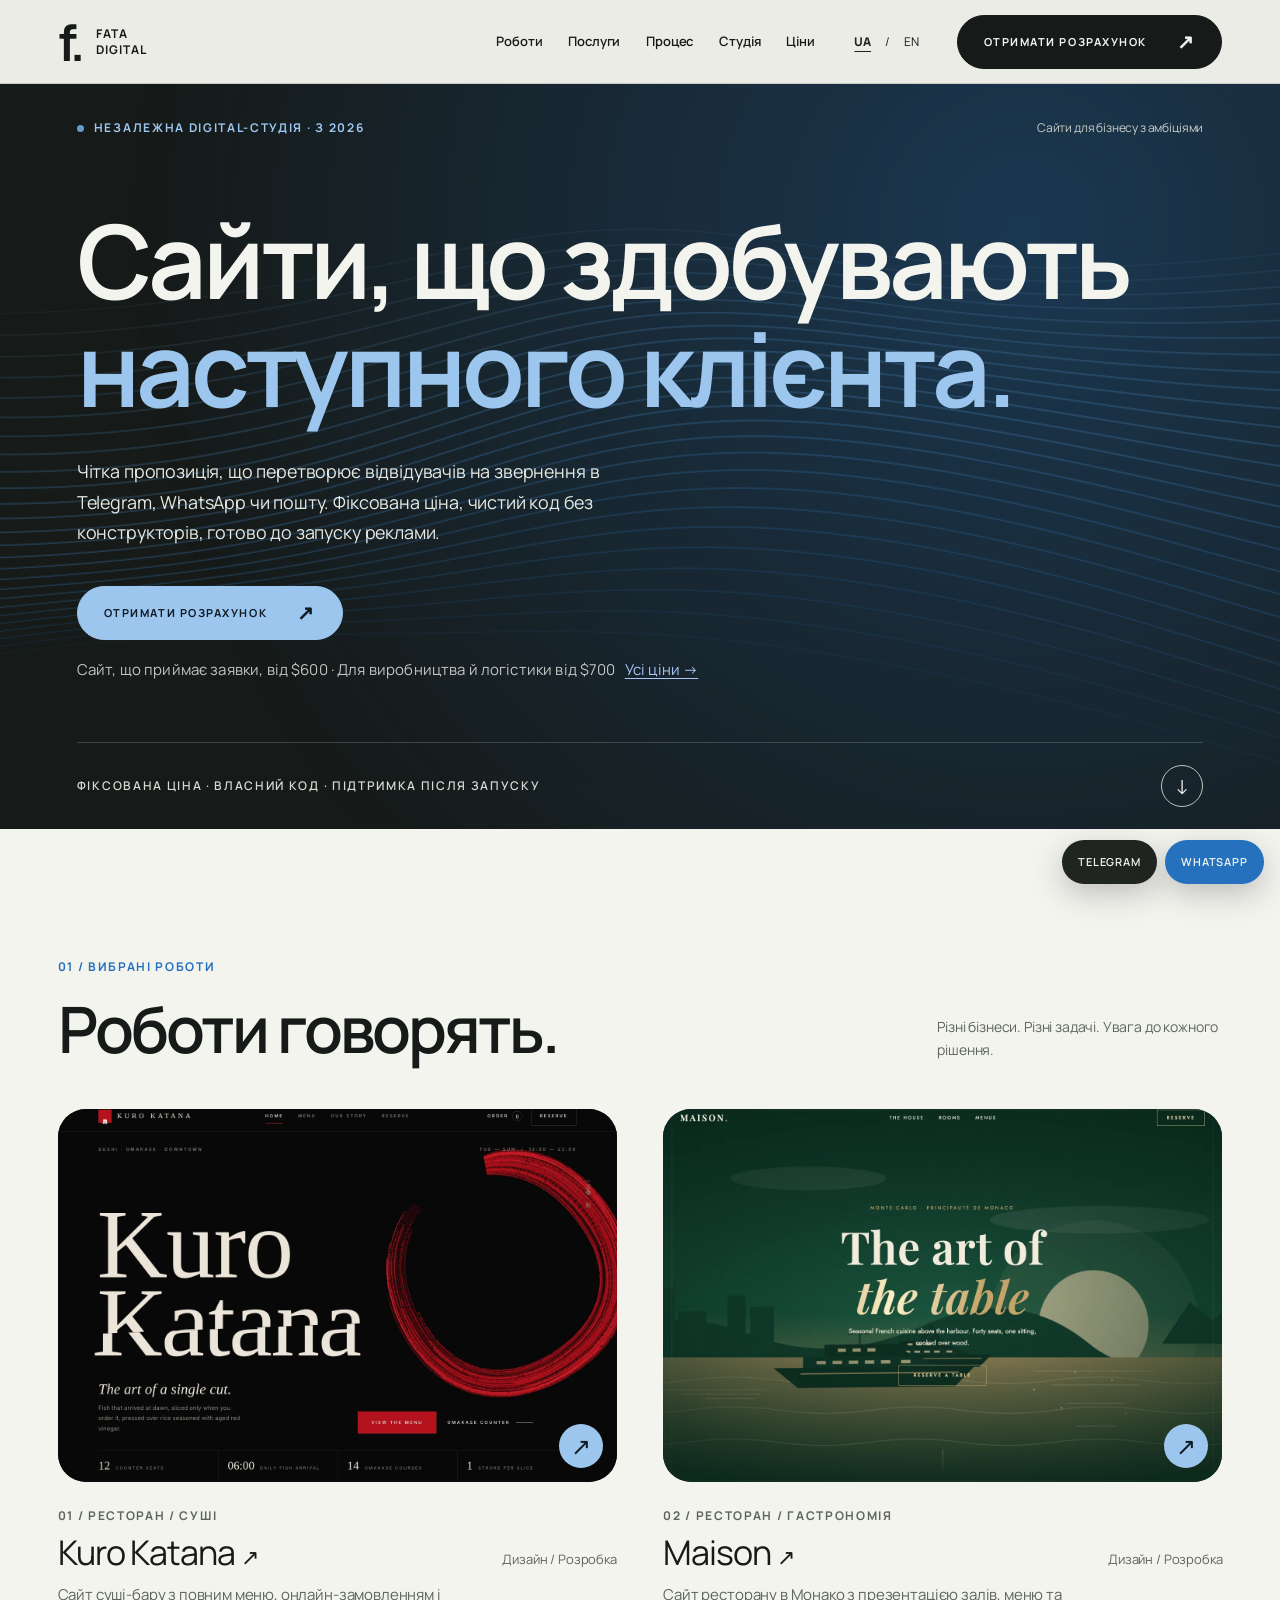
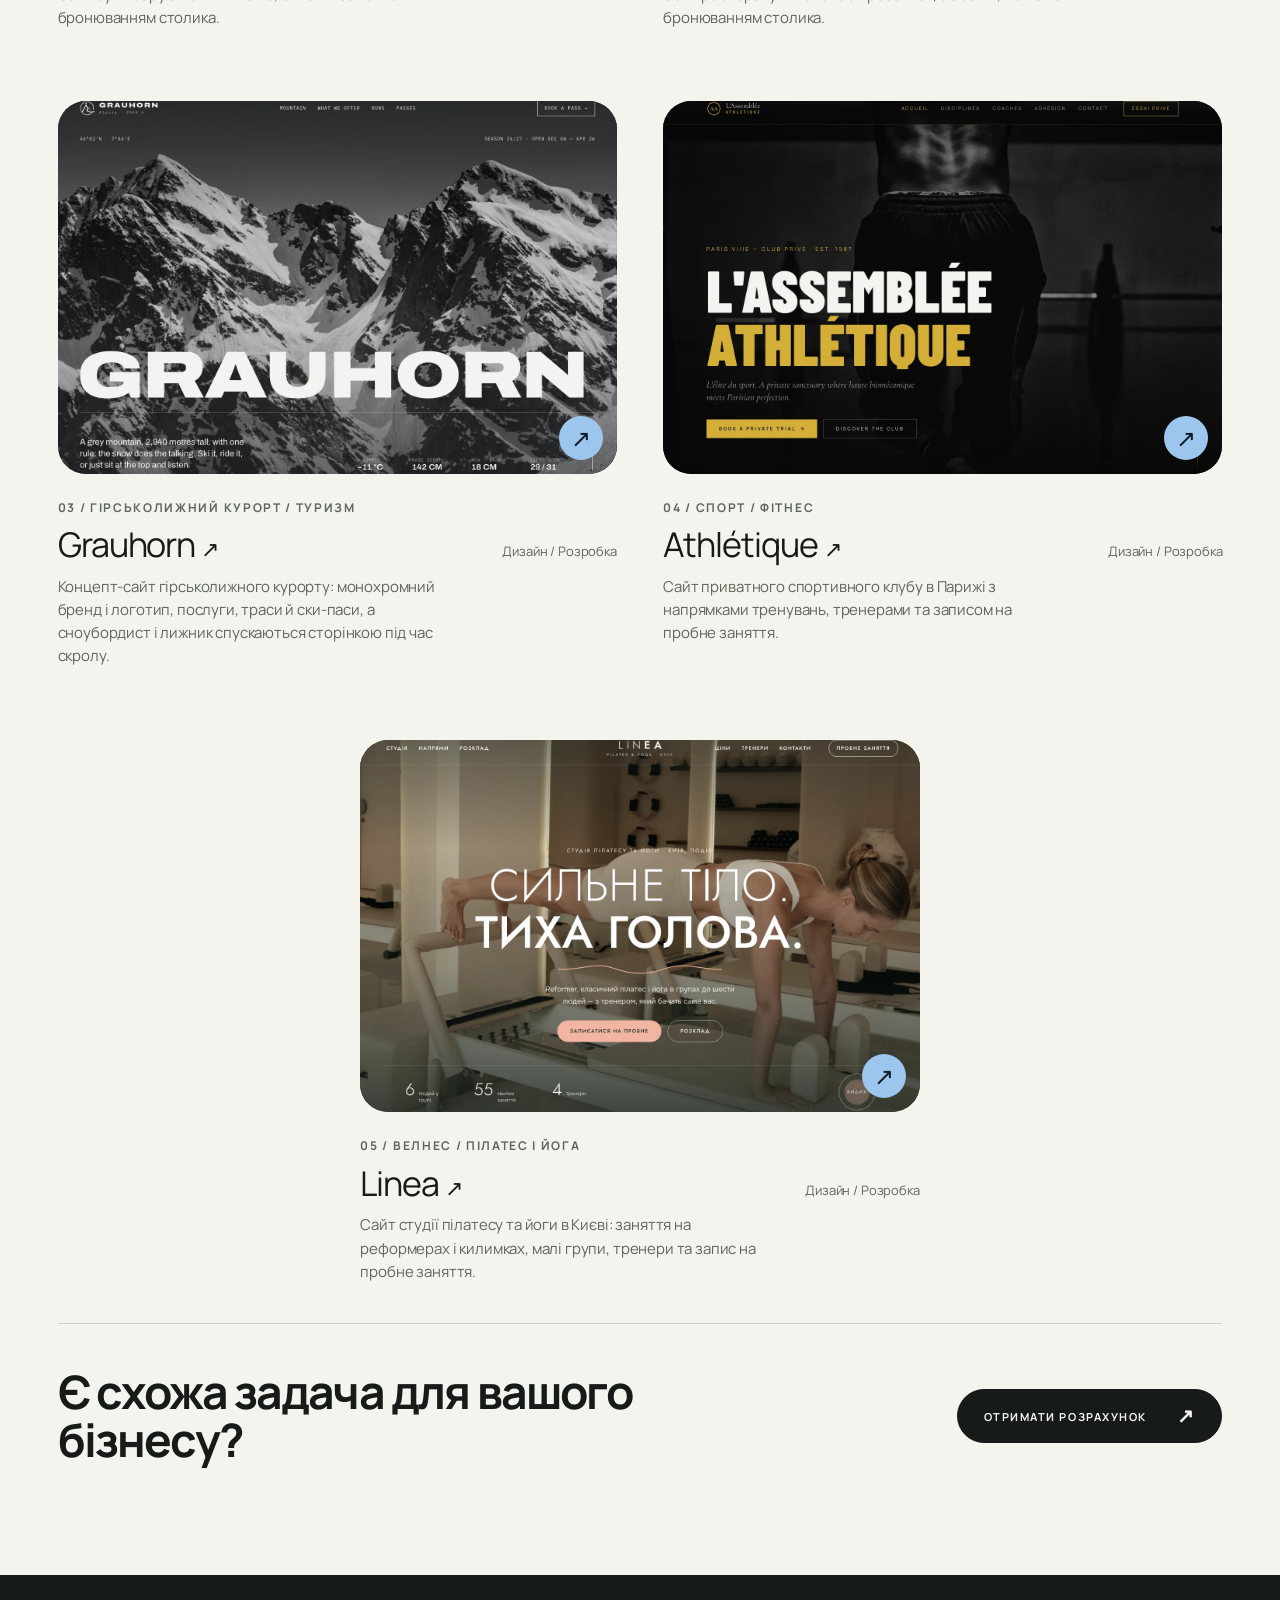
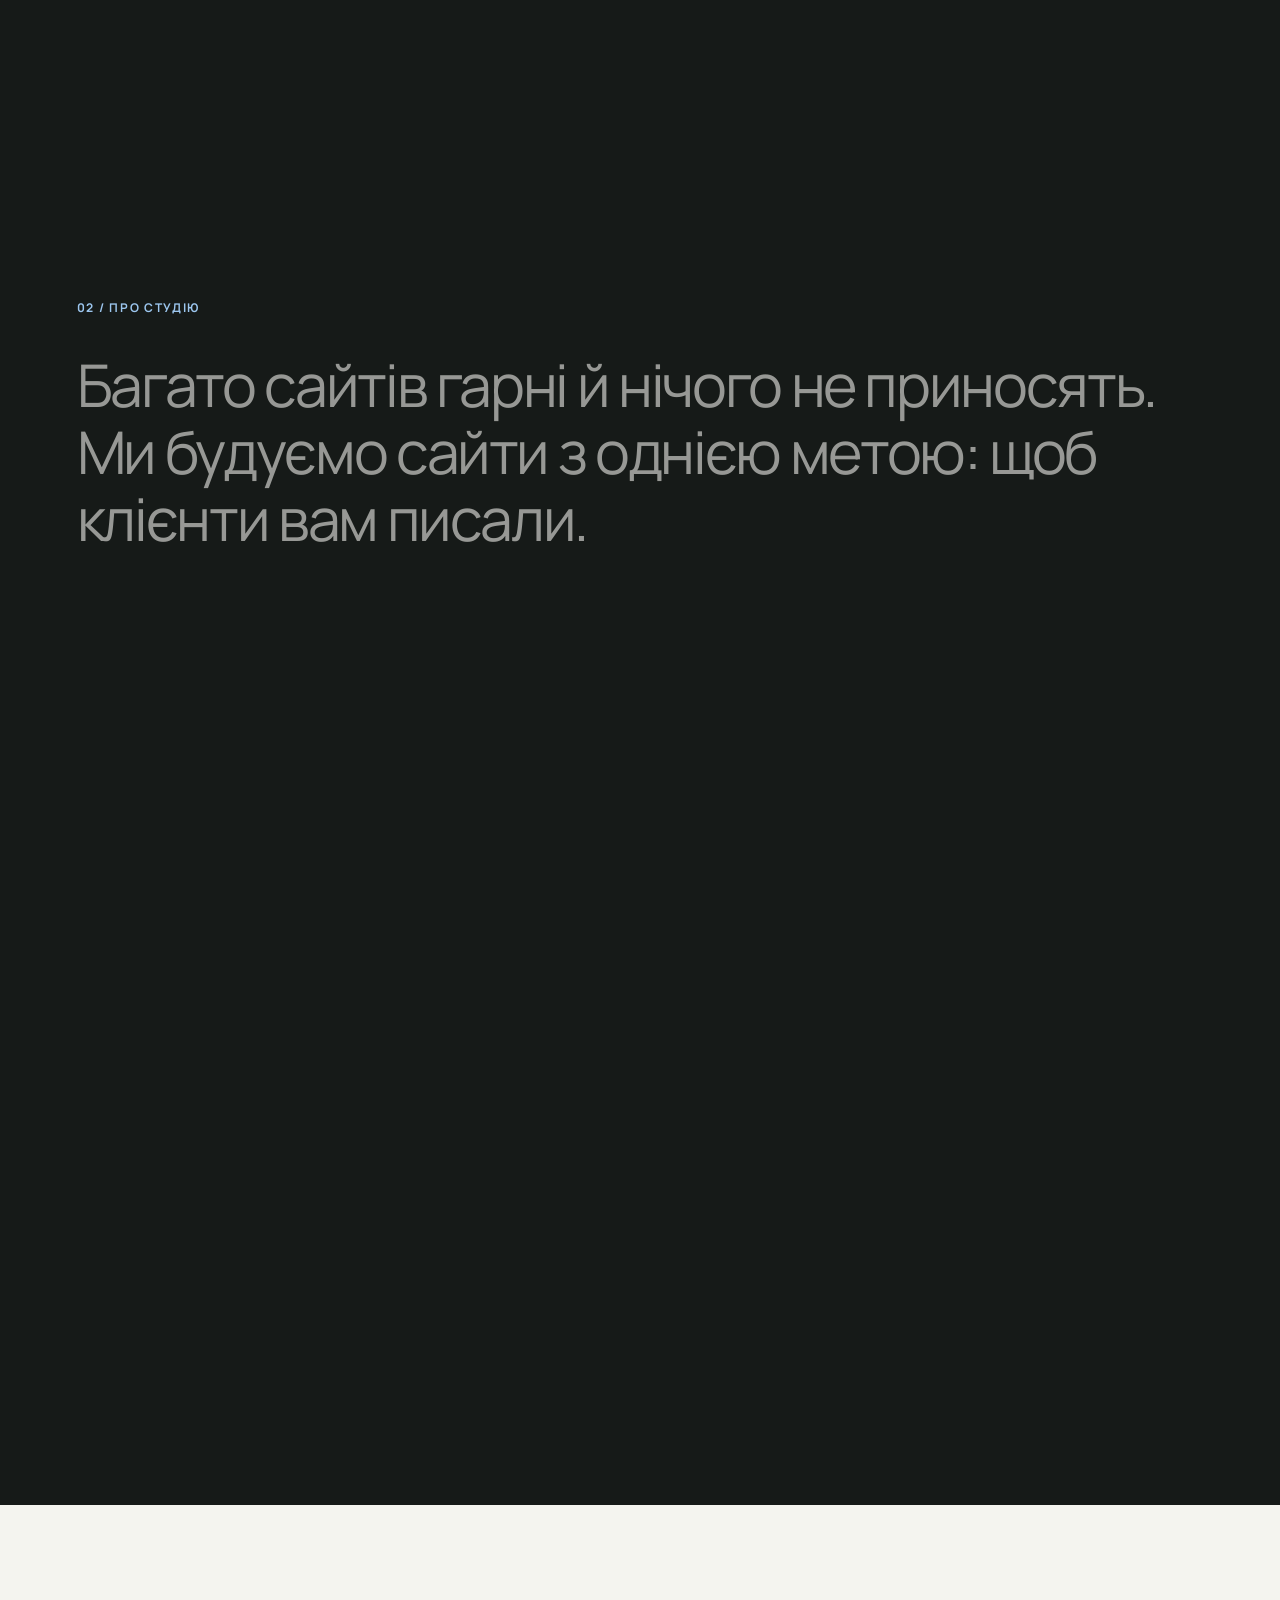
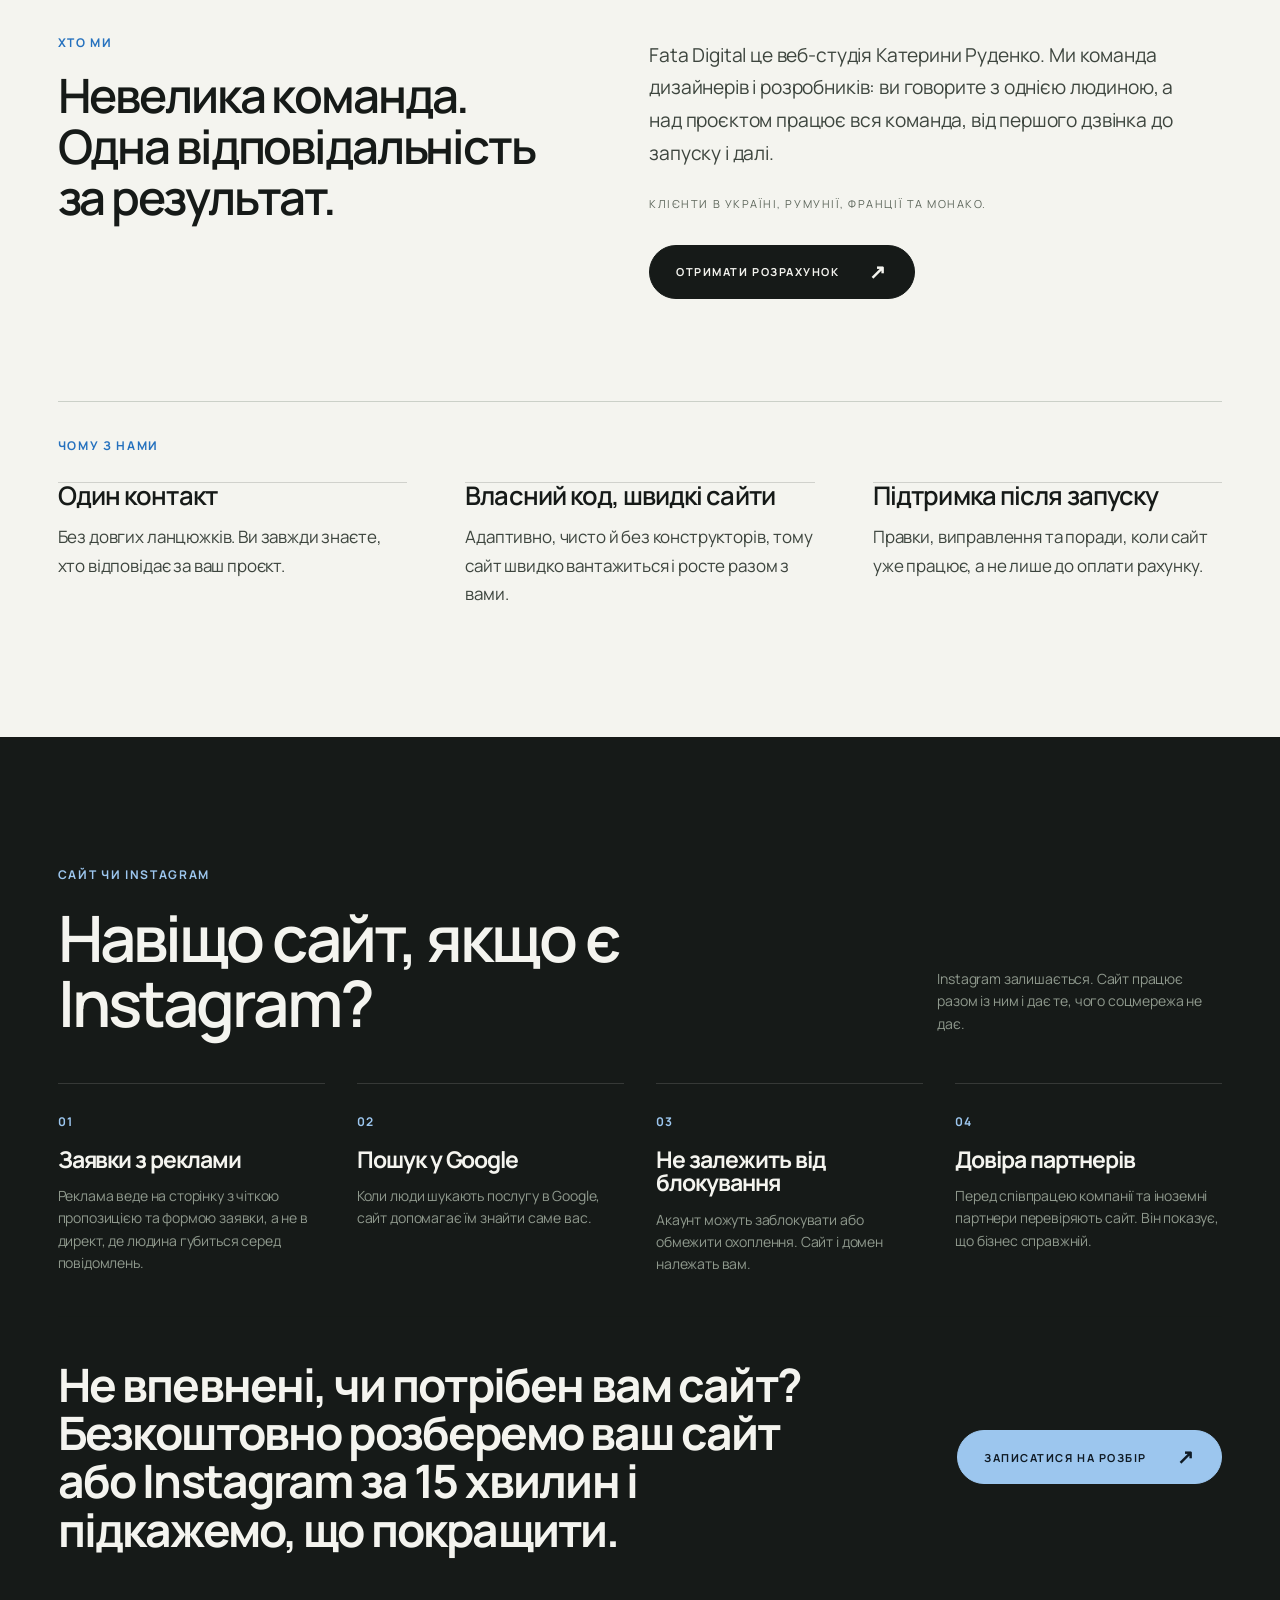
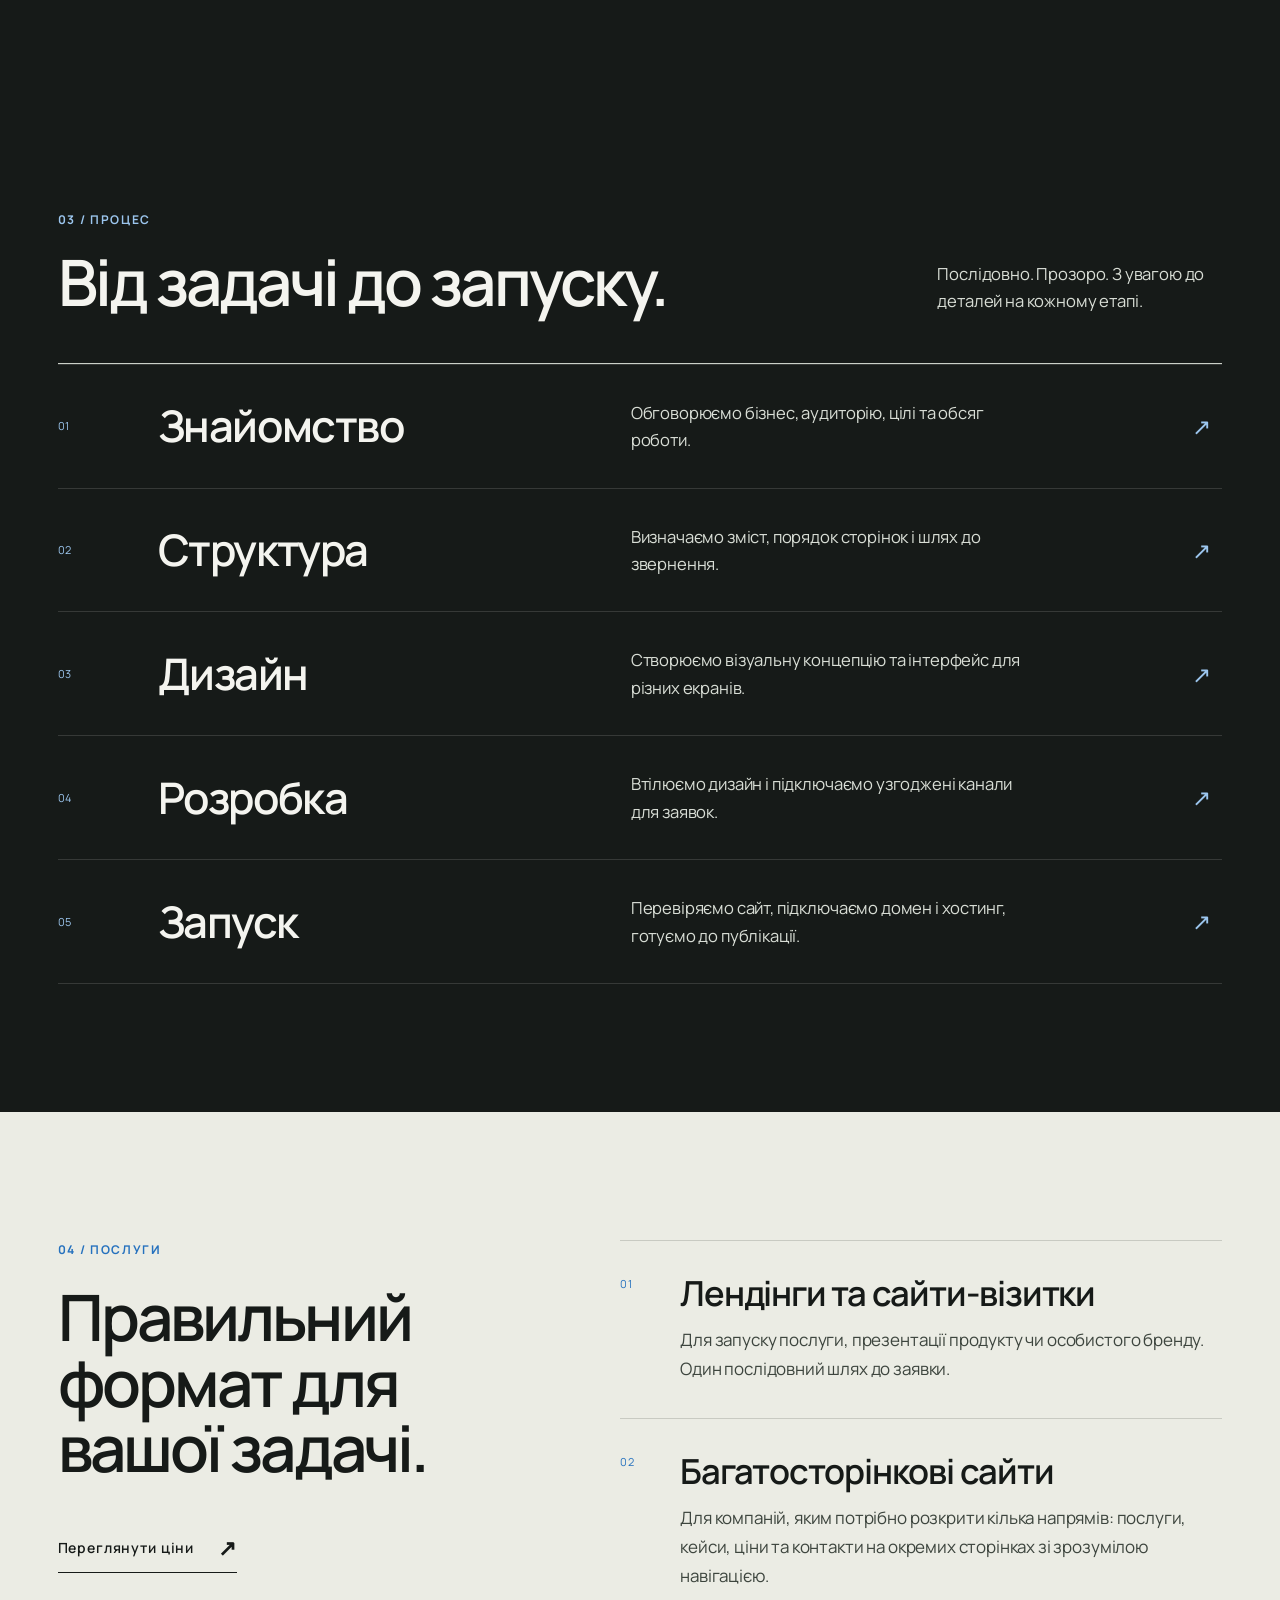
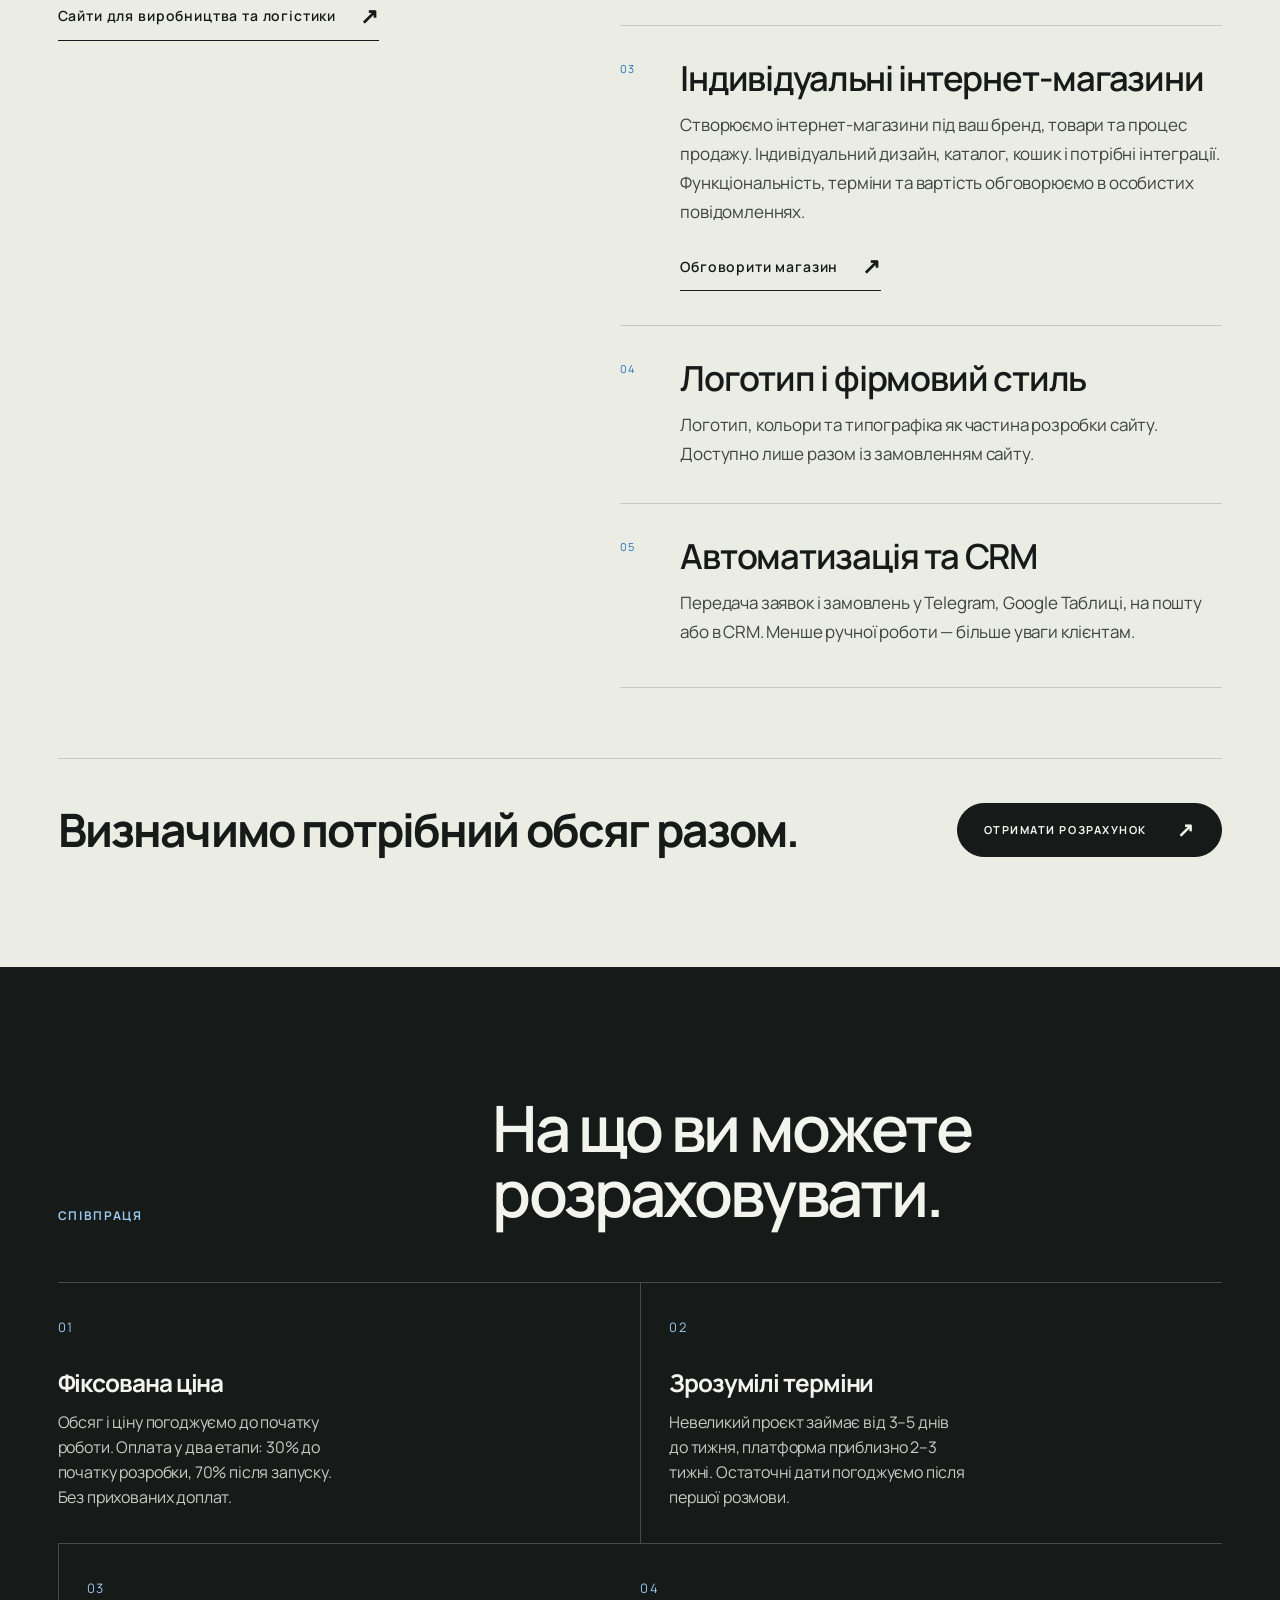
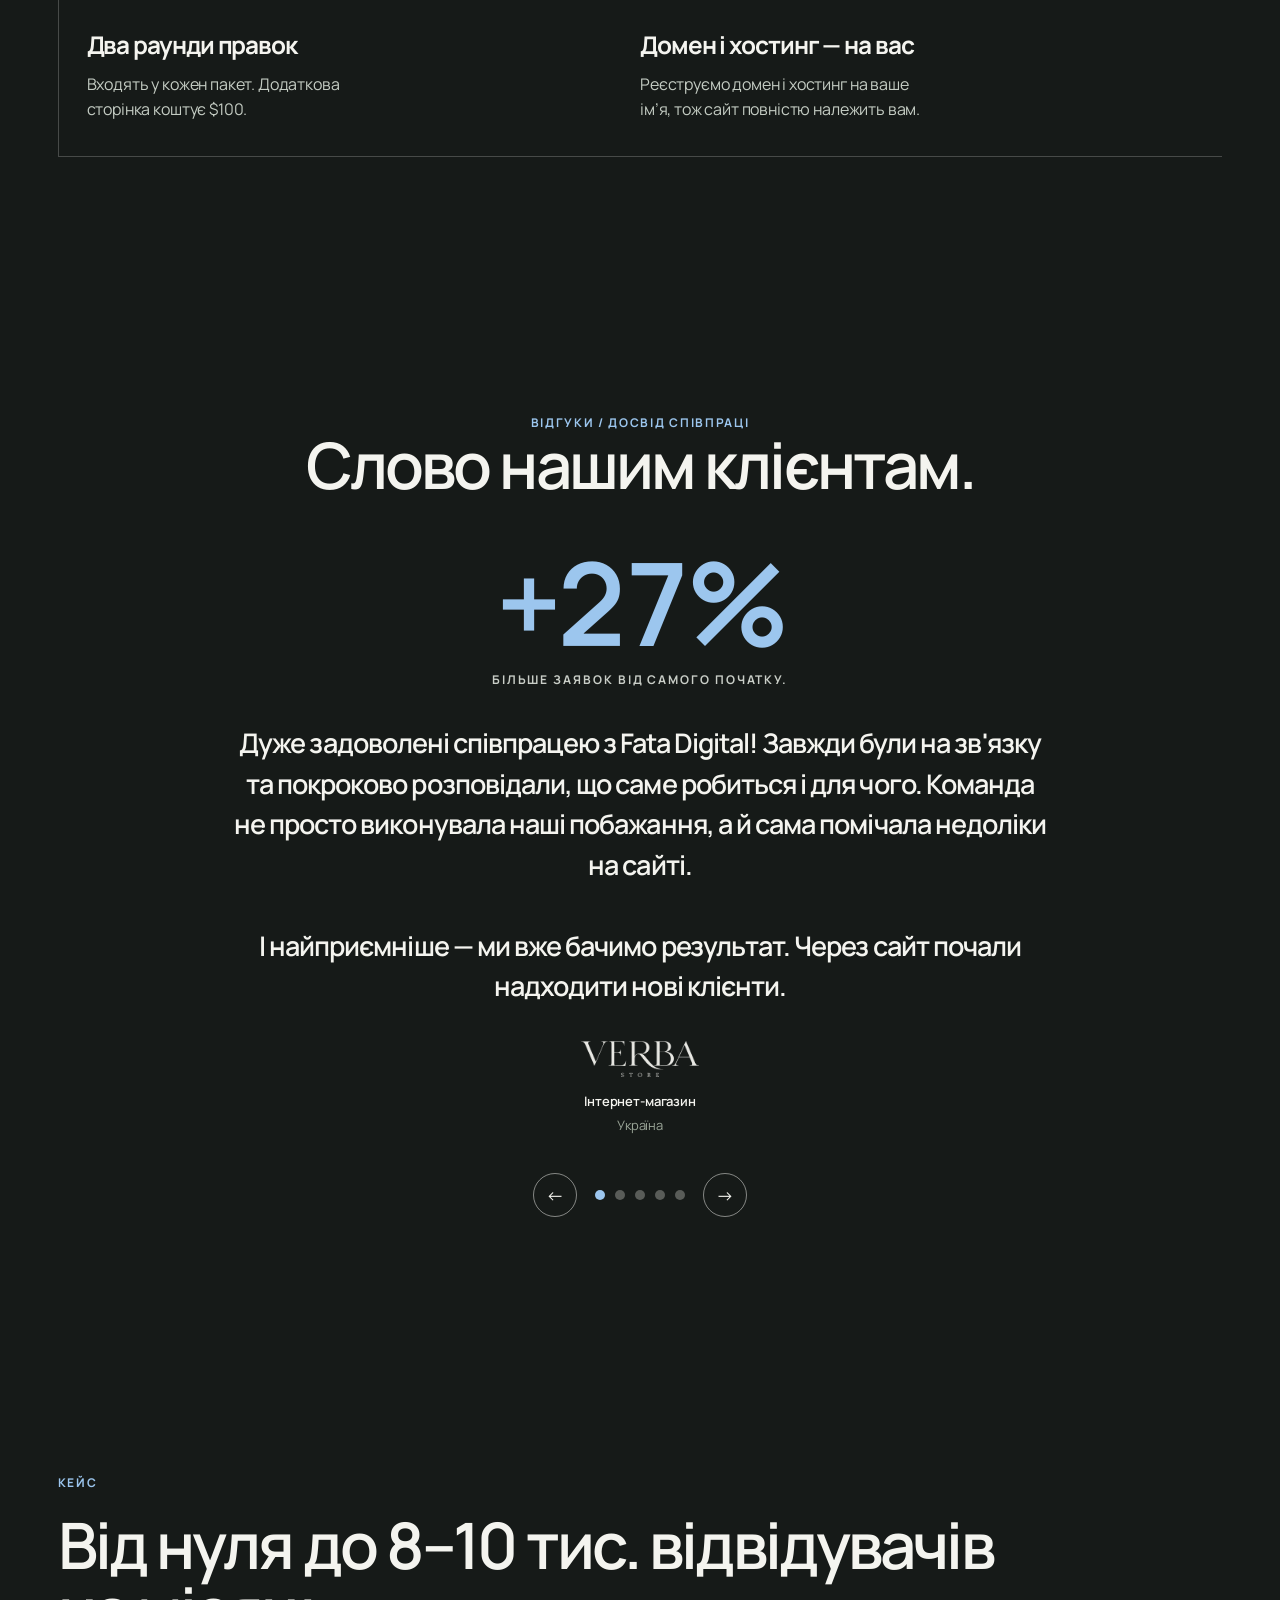
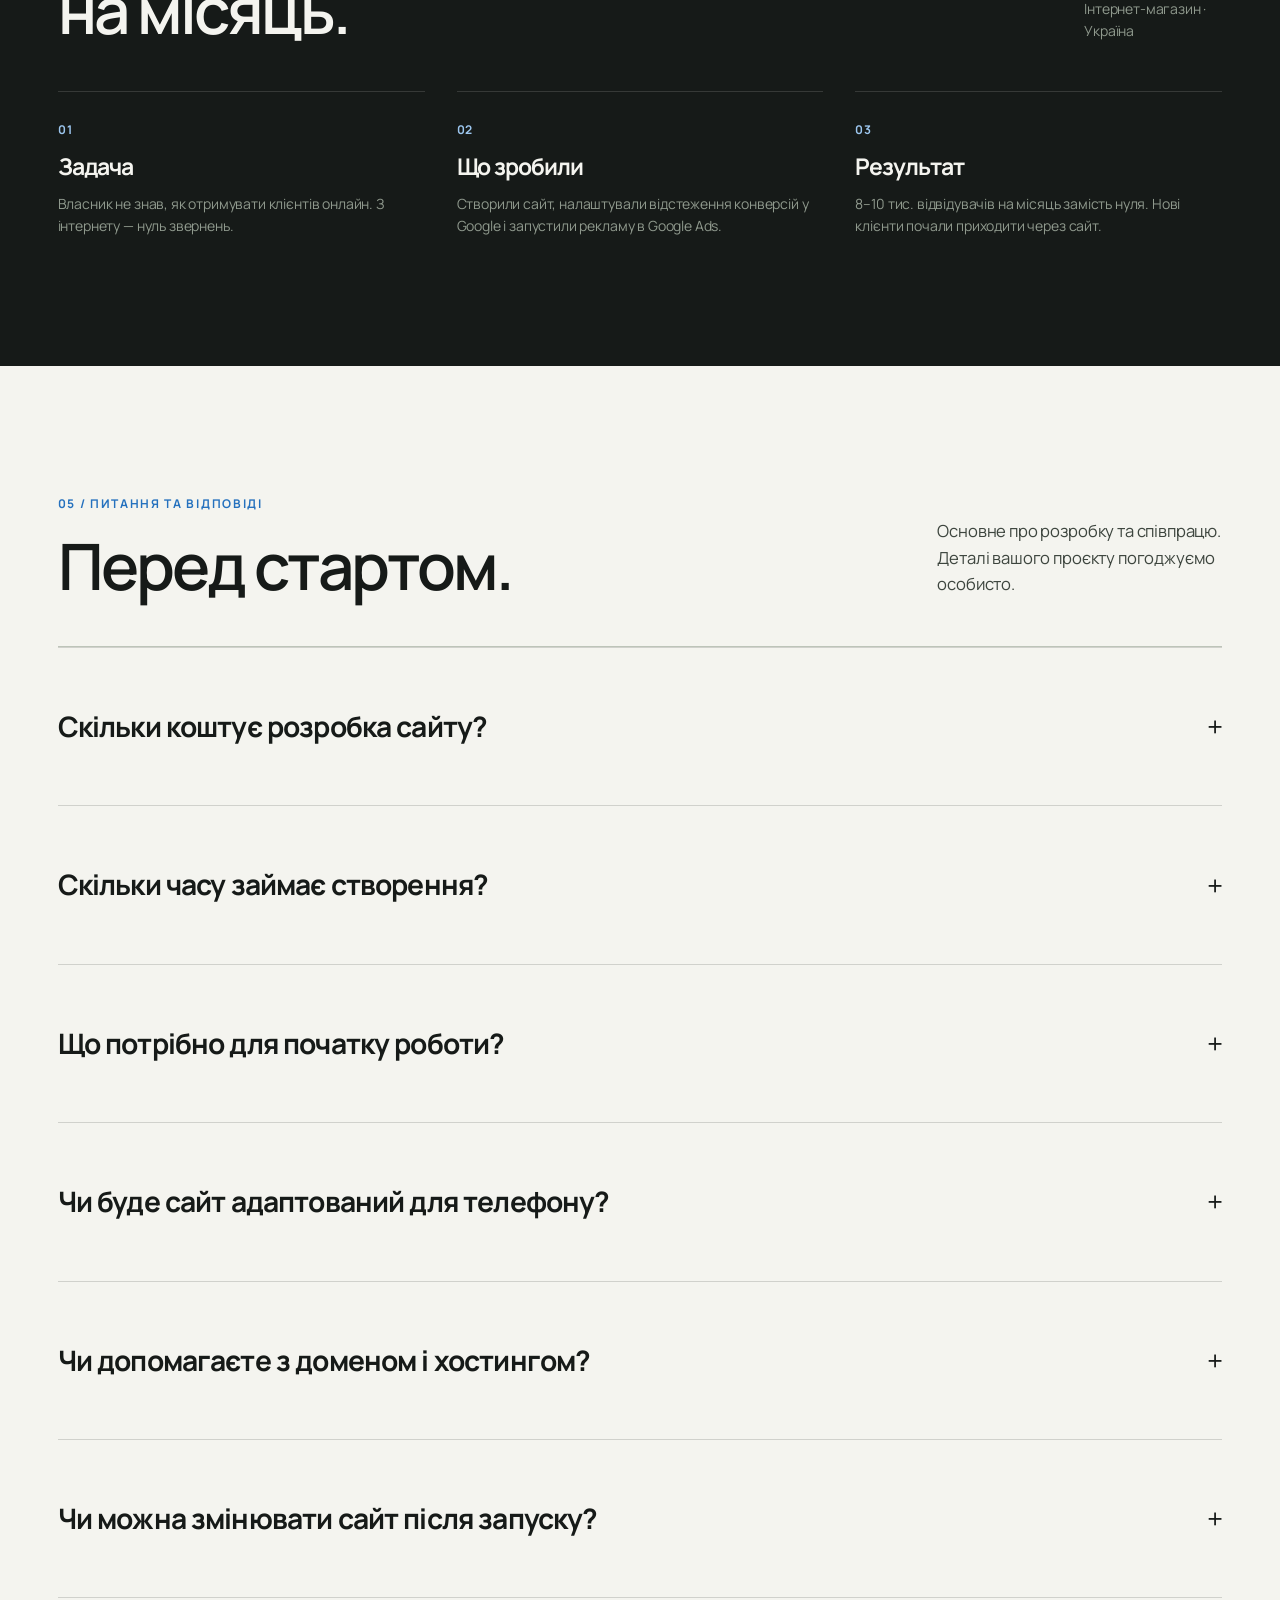
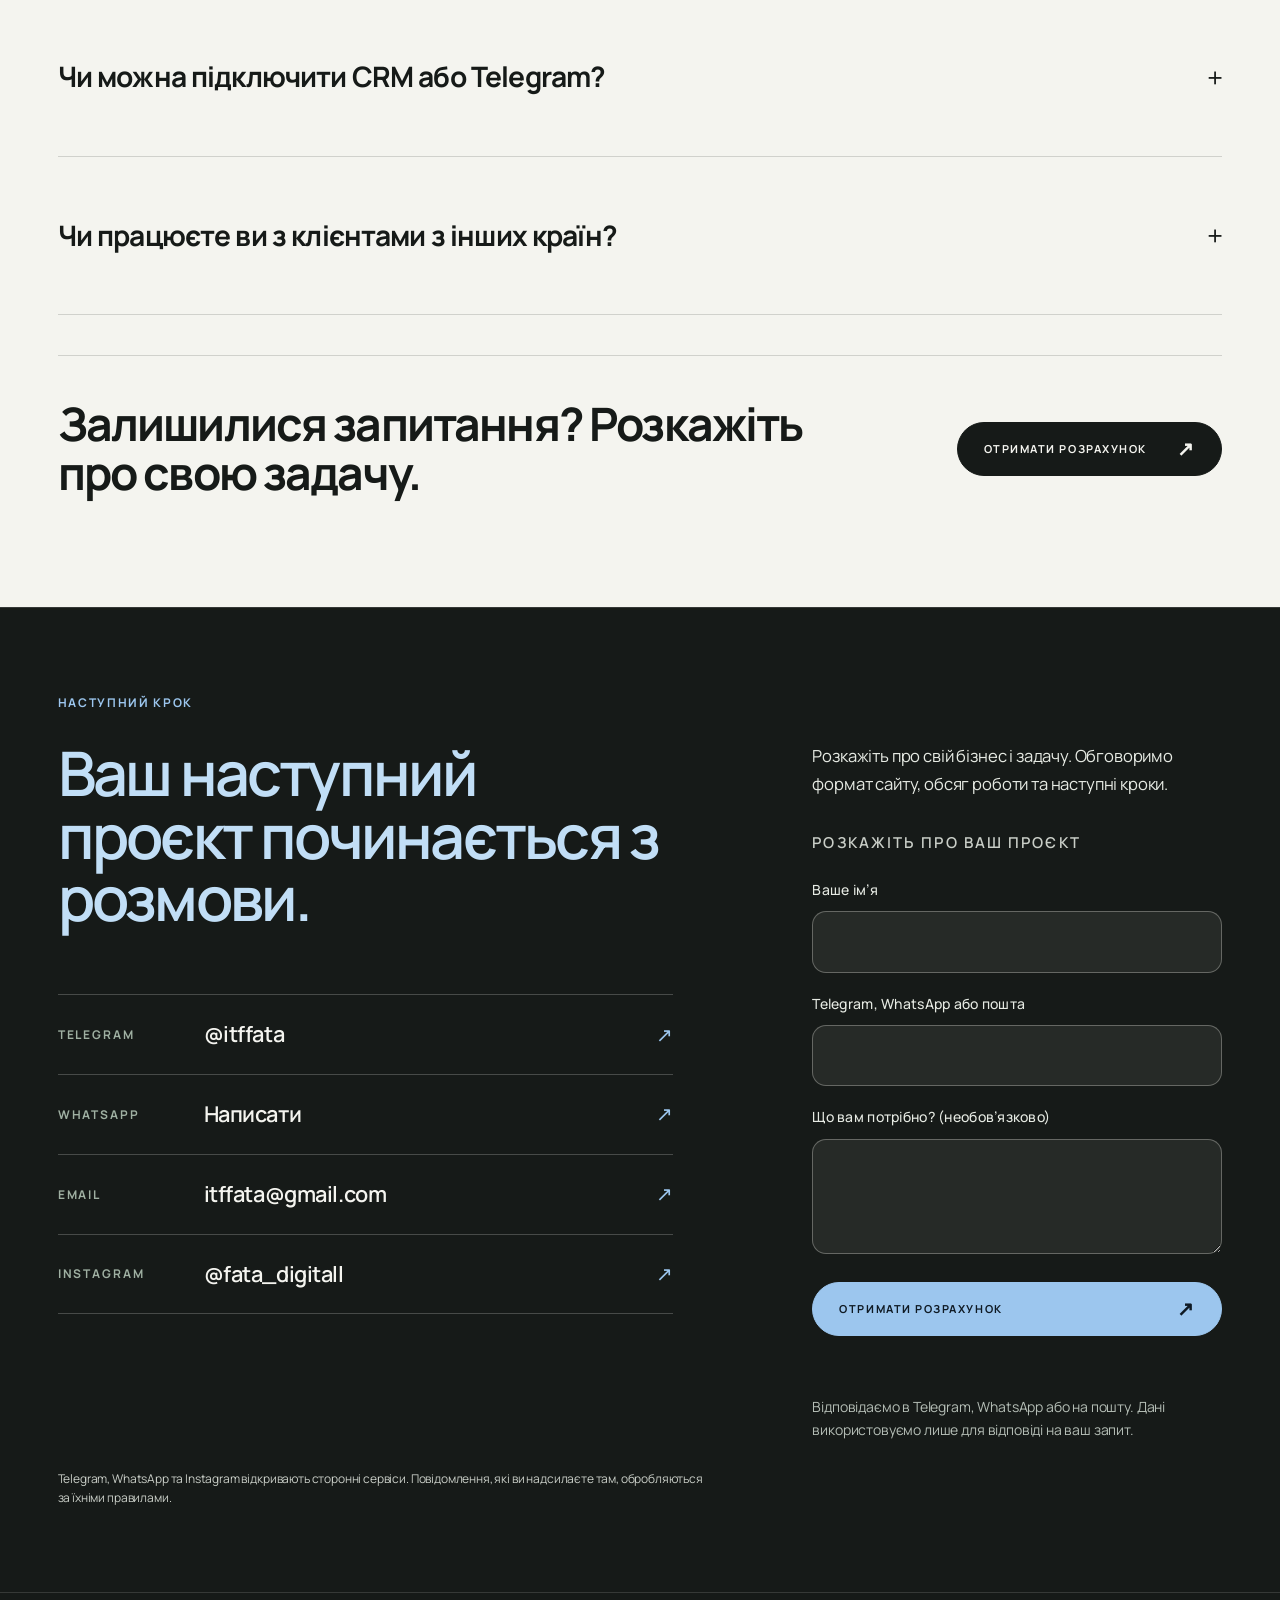
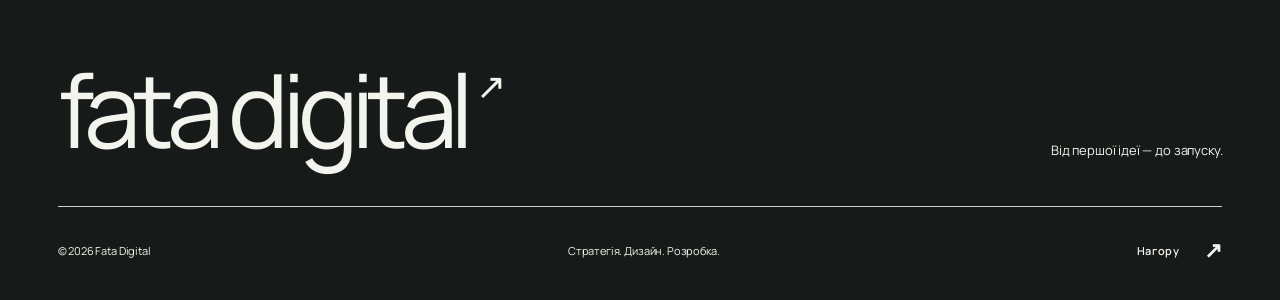
<file: uk/index.html>
<!doctype html><html lang="uk"><head>
<!-- Google tag (gtag.js) -->
<script async src="https://www.googletagmanager.com/gtag/js?id=AW-18498293585"></script>
<script>
  window.dataLayer = window.dataLayer || [];
  function gtag(){dataLayer.push(arguments);}
  gtag('consent', 'default', {'ad_storage': 'denied', 'ad_user_data': 'denied', 'ad_personalization': 'denied', 'analytics_storage': 'denied', 'wait_for_update': 500});
  try { if (localStorage.getItem('fata_consent') === 'granted') { gtag('consent', 'update', {'ad_storage': 'granted', 'ad_user_data': 'granted', 'ad_personalization': 'granted', 'analytics_storage': 'granted'}); } } catch (e) {}
  gtag('js', new Date());

  gtag('config', 'AW-18498293585');
</script>
<meta charset="utf-8"><meta name="viewport" content="width=device-width, initial-scale=1"><meta name="theme-color" content="#f4f4ef"><title>Fata Digital — дизайн і розробка сайтів для бізнесу</title><meta name="description" content="Створюємо сайти для бізнесу: стратегія, структура, дизайн, розробка та запуск. Перегляньте роботи Fata Digital."><link rel="canonical" href="https://fatadigital.online/uk/"><meta property="og:type" content="website"><meta property="og:title" content="Fata Digital — дизайн і розробка сайтів для бізнесу"><meta property="og:description" content="Створюємо сайти для бізнесу: стратегія, структура, дизайн, розробка та запуск. Перегляньте роботи Fata Digital."><meta property="og:url" content="https://fatadigital.online/uk/"><meta property="og:image" content="https://fatadigital.online/assets/social.jpg"><meta property="og:locale" content="uk_UA"><meta name="twitter:card" content="summary_large_image"><link rel="icon" href="../assets/favicon.svg" type="image/svg+xml"><link rel="stylesheet" href="../styles.css?v=20261125b"><script src="../translations.js?v=20261125b" defer></script><script src="../script.js?v=20261125b" defer></script><link rel="alternate" hreflang="uk" href="https://fatadigital.online/uk/"><link rel="alternate" hreflang="en" href="https://fatadigital.online/"><link rel="alternate" hreflang="x-default" href="https://fatadigital.online/"><script type="application/ld+json">{"@context": "https://schema.org", "@type": "ProfessionalService", "name": "Fata Digital", "url": "https://fatadigital.online/uk/", "description": "Веб-студія: лендінги та сайти компаній на власному коді, фіксована ціна, підтримка після запуску.", "founder": {"@type": "Person", "name": "Kateryna Rudenko"}, "areaServed": ["Ukraine", "Romania", "France", "Monaco", "Europe"], "priceRange": "$200–$800", "knowsLanguage": ["uk", "en"], "sameAs": ["https://t.me/itffata"], "makesOffer": [{"@type": "Offer", "name": "Landing page with enquiry routing", "priceSpecification": {"@type": "PriceSpecification", "price": 200, "priceCurrency": "USD", "valueAddedTaxIncluded": false, "minPrice": 200}}, {"@type": "Offer", "name": "Enquiry website, up to 5 pages", "priceSpecification": {"@type": "PriceSpecification", "price": 600, "priceCurrency": "USD", "valueAddedTaxIncluded": false, "minPrice": 600}}, {"@type": "Offer", "name": "Pro website, up to 8 pages", "priceSpecification": {"@type": "PriceSpecification", "price": 800, "priceCurrency": "USD", "valueAddedTaxIncluded": false, "minPrice": 800}}]}</script></head><body data-page="home"><a data-i18n="skip" class="skip" href="#main">Перейти до вмісту</a><header class="header"><a class="brand" href="index.html" aria-label="Fata Digital"><span class="brand-symbol" aria-hidden="true">f.</span><span>FATA<br>DIGITAL</span></a><nav id="navigation" data-label="nav" aria-label="Головна навігація"><a data-i18n="work" href="#works">Роботи</a><a data-i18n="services" href="#services">Послуги</a><a data-i18n="process" href="#process">Процес</a><a data-i18n="studio" href="#studio">Студія</a><a data-i18n="prices" href="prices.html">Ціни</a><a class="menu-contact" href="#contact" data-i18n="start">Обговорити проєкт</a></nav><div class="header-tools"><div class="languages" role="group" aria-label="Мова" data-label="language"><a href="index.html" data-lang="uk" lang="uk" aria-current="page">UA</a><span aria-hidden="true">/</span><a href="../index.html" data-lang="en" lang="en">EN</a></div><a class="button header-cta" href="#contact"><span data-i18n="start" >Обговорити проєкт</span><span aria-hidden="true">↗</span></a><button class="menu-toggle" type="button" aria-controls="navigation" aria-expanded="false" aria-label="Відкрити меню"><span></span><span></span></button></div></header><main id="main"><section class="hero" id="home"><canvas class="hero-flow" aria-hidden="true"></canvas><div class="hero-top"><p data-i18n="heroeyebrow" class="eyebrow">Незалежна digital-студія · З 2026</p><p data-i18n="herotag" class="hero-tag">Сайти для бізнесу з амбіціями</p></div><div class="hero-grid"><div class="hero-copy"><h1><span data-i18n="hero1" >Сайти, що приводять</span><br><span data-i18n="hero2" class="blue-text">клієнтів.</span></h1><p data-i18n="herocopy" class="hero-lead">Чітка пропозиція, що перетворює відвідувачів на звернення в Telegram, WhatsApp чи пошту. Фіксована ціна, чистий код без конструкторів, готово до запуску реклами.</p><div class="hero-actions"><a class="button button-dark" href="#contact"><span data-i18n="start" >Отримати розрахунок</span><span aria-hidden="true">↗</span></a></div><p class="hero-price"><span data-i18n="heropricing">Сайт, що приймає заявки, від $600 · Для виробництва й логістики від $700</span> <a href="prices.html" data-i18n="heropricelink">Усі ціни →</a></p></div><a class="hero-art" href="#works" data-label="viewwork" aria-label="View our work"><span class="art-top">F / D <span aria-hidden="true">↗</span></span><div class="art-screen art-screen-back"><img src="../assets/projects/grauhorn.webp" width="1440" height="1000" data-alt="grauhorn" alt="Website preview: Grauhorn"></div><div class="art-screen art-screen-front"><img src="../assets/projects/athletique.webp" width="1440" height="1000" data-alt="athletique" fetchpriority="high" alt="Website preview: Athlétique"></div><span class="art-bottom"><span data-i18n="art" >Ідея. Структура. Втілення.</span><span>01 — 07</span></span></a></div><div class="hero-bottom"><p data-i18n="herobottom" >Фіксована ціна · Власний код · Підтримка після запуску</p><a href="#works" class="scroll-link" data-label="viewwork" aria-label="View our work">↓</a></div></section><section class="work section" id="works"><div class="section-heading"><div><p data-i18n="selected" class="eyebrow">01 / Вибрані роботи</p><h2 data-i18n="worktitle" >Роботи говорять.</h2></div><p data-i18n="workintro" >Різні бізнеси. Різні задачі. Увага до кожного рішення.</p></div><div class="project-grid"><article class="project project-kuro"><a class="project-image" data-project="kuro" href="https://work.fatadigital.online/kuro-katana/" target="_blank" rel="noopener noreferrer" aria-label="View Kuro Katana — opens in a new tab"><div class="project-browser" aria-hidden="true"><i></i><i></i><i></i><span>Kuro Katana</span></div><img src="../assets/projects/kuro-katana.webp" width="1440" height="1000" loading="lazy" data-alt="kuro" alt="Website preview: Kuro Katana"><span class="project-open" aria-hidden="true">↗</span></a><div class="project-meta"><div><p class="eyebrow">01 / <span data-i18n="cat_kuro" >Ресторан / Суші</span></p><h3><a href="https://work.fatadigital.online/kuro-katana/" target="_blank" rel="noopener noreferrer">Kuro Katana <span aria-hidden="true">↗</span></a></h3></div><p data-i18n="web" class="project-service">Дизайн / Розробка</p></div><p data-i18n="desc_kuro" class="project-description">Сайт суші-бару з повним меню, онлайн-замовленням і бронюванням столика.</p></article><article class="project project-mare"><a class="project-image" data-project="mare" href="https://work.fatadigital.online/mare/" target="_blank" rel="noopener noreferrer" aria-label="View MARE — opens in a new tab"><div class="project-browser" aria-hidden="true"><i></i><i></i><i></i><span>MARE</span></div><img src="../assets/projects/mare.webp" width="1440" height="1000" loading="lazy" data-alt="mare" alt="Website preview: MARE"><span class="project-open" aria-hidden="true">↗</span></a><div class="project-meta"><div><p class="eyebrow">06 / <span data-i18n="cat_mare" >Логістика / Морські перевезення</span></p><h3><a href="https://work.fatadigital.online/mare/" target="_blank" rel="noopener noreferrer">MARE <span aria-hidden="true">↗</span></a></h3></div><p data-i18n="web" class="project-service">Дизайн / Розробка</p></div><p data-i18n="desc_mare" class="project-description">Сайт морської логістичної компанії з послугами, флотом і напрямками перевезень.</p></article><article class="project project-safeway"><a class="project-image" data-project="safeway" href="https://safewayua.com" target="_blank" rel="noopener noreferrer" aria-label="View SafeWay UA — opens in a new tab"><div class="project-browser" aria-hidden="true"><i></i><i></i><i></i><span>SafeWay UA</span></div><img src="../assets/projects/safeway.webp" width="1440" height="1000" loading="lazy" data-alt="safeway" alt="Website preview: SafeWay UA"><span class="project-open" aria-hidden="true">↗</span></a><div class="project-meta"><div><p class="eyebrow">07 / <span data-i18n="cat_safeway" >Логістика / Послуги</span></p><h3><a href="https://safewayua.com" target="_blank" rel="noopener noreferrer">SafeWay UA <span aria-hidden="true">↗</span></a></h3></div><p data-i18n="web" class="project-service">Дизайн / Розробка</p></div><p data-i18n="desc_safeway" class="project-description">Презентація послуг для тих, хто шукає надійні транспортні рішення.</p></article><article class="project project-maison"><a class="project-image" data-project="maison" href="https://work.fatadigital.online/maison/" target="_blank" rel="noopener noreferrer" aria-label="View Maison — opens in a new tab"><div class="project-browser" aria-hidden="true"><i></i><i></i><i></i><span>Maison</span></div><img src="../assets/projects/maison.webp" width="1440" height="1000" loading="lazy" data-alt="maison" alt="Website preview: Maison"><span class="project-open" aria-hidden="true">↗</span></a><div class="project-meta"><div><p class="eyebrow">02 / <span data-i18n="cat_maison" >Ресторан / Гастрономія</span></p><h3><a href="https://work.fatadigital.online/maison/" target="_blank" rel="noopener noreferrer">Maison <span aria-hidden="true">↗</span></a></h3></div><p data-i18n="web" class="project-service">Дизайн / Розробка</p></div><p data-i18n="desc_maison" class="project-description">Сайт ресторану в Монако з презентацією залів, меню та бронюванням столика.</p></article><article class="project project-grauhorn"><a class="project-image" data-project="grauhorn" href="https://work.fatadigital.online/grauhorn/" target="_blank" rel="noopener noreferrer" aria-label="View Grauhorn — opens in a new tab"><div class="project-browser" aria-hidden="true"><i></i><i></i><i></i><span>Grauhorn</span></div><img src="../assets/projects/grauhorn.webp" width="1440" height="1000" loading="lazy" data-alt="grauhorn" alt="Website preview: Grauhorn"><span class="project-open" aria-hidden="true">↗</span></a><div class="project-meta"><div><p class="eyebrow">03 / <span data-i18n="cat_grauhorn" >Гірськолижний курорт / Туризм</span></p><h3><a href="https://work.fatadigital.online/grauhorn/" target="_blank" rel="noopener noreferrer">Grauhorn <span aria-hidden="true">↗</span></a></h3></div><p data-i18n="web" class="project-service">Дизайн / Розробка</p></div><p data-i18n="desc_grauhorn" class="project-description">Концепт-сайт гірськолижного курорту: монохромний бренд і логотип, послуги, траси й ски-паси, а сноубордист і лижник спускаються сторінкою під час скролу.</p></article><article class="project project-metalpro"><a class="project-image" data-project="metalpro" href="https://metalpro.in.ua/" target="_blank" rel="noopener noreferrer" aria-label="View MetalPro — opens in a new tab"><div class="project-browser" aria-hidden="true"><i></i><i></i><i></i><span>MetalPro</span></div><img src="../assets/projects/metalpro.webp" width="1440" height="1000" loading="lazy" data-alt="metalpro" alt="Website preview: MetalPro"><span class="project-open" aria-hidden="true">↗</span></a><div class="project-meta"><div><p class="eyebrow">08 / <span data-i18n="cat_metalpro" >Виробництво / Металоконструкції</span></p><h3><a href="https://metalpro.in.ua/" target="_blank" rel="noopener noreferrer">MetalPro <span aria-hidden="true">↗</span></a></h3></div><p data-i18n="web" class="project-service">Дизайн / Розробка</p></div><p data-i18n="desc_metalpro" class="project-description">Сайт виробника воріт, парканів і навісів із послугами, прикладами робіт та формою заявки.</p></article><article class="project project-athletique"><a class="project-image" data-project="athletique" href="https://work.fatadigital.online/Athl-tique/" target="_blank" rel="noopener noreferrer" aria-label="View Athlétique — opens in a new tab"><div class="project-browser" aria-hidden="true"><i></i><i></i><i></i><span>Athlétique</span></div><img src="../assets/projects/athletique.webp" width="1440" height="1000" loading="lazy" data-alt="athletique" alt="Website preview: Athlétique"><span class="project-open" aria-hidden="true">↗</span></a><div class="project-meta"><div><p class="eyebrow">04 / <span data-i18n="cat_athletique" >Спорт / Фітнес</span></p><h3><a href="https://work.fatadigital.online/Athl-tique/" target="_blank" rel="noopener noreferrer">Athlétique <span aria-hidden="true">↗</span></a></h3></div><p data-i18n="web" class="project-service">Дизайн / Розробка</p></div><p data-i18n="desc_athletique" class="project-description">Сайт приватного спортивного клубу в Парижі з напрямками тренувань, тренерами та записом на пробне заняття.</p></article><article class="project project-linea"><a class="project-image" data-project="linea" href="https://work.fatadigital.online/linea/" target="_blank" rel="noopener noreferrer" aria-label="View Linea — opens in a new tab"><div class="project-browser" aria-hidden="true"><i></i><i></i><i></i><span>Linea</span></div><img src="../assets/projects/linea.webp" width="1440" height="1000" loading="lazy" data-alt="linea" alt="Website preview: Linea"><span class="project-open" aria-hidden="true">↗</span></a><div class="project-meta"><div><p class="eyebrow">05 / <span data-i18n="cat_linea" >Велнес / Пілатес і йога</span></p><h3><a href="https://work.fatadigital.online/linea/" target="_blank" rel="noopener noreferrer">Linea <span aria-hidden="true">↗</span></a></h3></div><p data-i18n="web" class="project-service">Дизайн / Розробка</p></div><p data-i18n="desc_linea" class="project-description">Сайт студії пілатесу та йоги в Києві: заняття на реформерах і килимках, малі групи, тренери та запис на пробне заняття.</p></article></div><div class="section-cta"><p data-i18n="ctawork">Є схожа задача для вашого бізнесу?</p><a class="button button-dark" href="#contact"><span data-i18n="start">Отримати розрахунок</span><span aria-hidden="true">↗</span></a></div></section><section class="studio section karaoke-sec" id="studio"><div class="karaoke-pin"><p data-i18n="studiolabel" class="eyebrow">02 / Про студію</p><p class="karaoke" id="karaoke" aria-label="">Багато сайтів гарні й нічого не приносять. Ми будуємо сайти з однією метою: щоб клієнти вам писали.</p></div></section><section class="founder section" id="founder"><div class="founder-grid founder-text"><div class="founder-copy"><div class="f-left"><p data-i18n="founderlabel" class="eyebrow">Хто ми</p><h2 data-i18n="foundertitle">Невелика команда. Одна відповідальність за результат.</h2></div><div class="f-right"><p data-i18n="foundercopy" class="large-copy">Fata Digital це веб-студія Катерини Руденко. Ми команда дизайнерів і розробників: ви говорите з однією людиною, а над проєктом працює вся команда, від першого дзвінка до запуску і далі.</p><p data-i18n="founderclients" class="founder-clients">Клієнти в Україні, Румунії, Франції та Монако.</p><div class="founder-actions"><a class="button button-dark" href="https://t.me/itffata"><span data-i18n="start">Отримати розрахунок</span><span aria-hidden="true">↗</span></a></div></div></div></div><div class="why"><p data-i18n="whylabel" class="eyebrow">Чому з нами</p><div class="why-grid"><article><h3 data-i18n="why0">Один контакт</h3><p data-i18n="whyc0">Без довгих ланцюжків. Ви завжди знаєте, хто відповідає за ваш проєкт.</p></article><article><h3 data-i18n="why1">Власний код, швидкі сайти</h3><p data-i18n="whyc1">Адаптивно, чисто й без конструкторів, тому сайт швидко вантажиться і росте разом з вами.</p></article><article><h3 data-i18n="why2">Підтримка після запуску</h3><p data-i18n="whyc2">Правки, виправлення та поради, коли сайт уже працює, а не лише до оплати рахунку.</p></article></div></div></section><section class="section ig-why" id="instagram"><div class="section-heading"><div><p data-i18n="iglabel" class="eyebrow">Сайт чи Instagram</p><h2 data-i18n="igtitle">Навіщо сайт, якщо є Instagram?</h2></div><p data-i18n="igintro">Instagram залишається. Сайт працює разом із ним і дає те, чого соцмережа не дає.</p></div><div class="ig-grid"><article><span class="index">01</span><h3 data-i18n="ig0">Заявки з реклами</h3><p data-i18n="igc0">Реклама веде на сторінку з чіткою пропозицією та формою заявки, а не в директ, де людина губиться серед повідомлень.</p></article><article><span class="index">02</span><h3 data-i18n="ig1">Пошук у Google</h3><p data-i18n="igc1">Коли люди шукають послугу в Google, сайт допомагає їм знайти саме вас.</p></article><article><span class="index">03</span><h3 data-i18n="ig2">Не залежить від блокування</h3><p data-i18n="igc2">Акаунт можуть заблокувати або обмежити охоплення. Сайт і домен належать вам.</p></article><article><span class="index">04</span><h3 data-i18n="ig3">Довіра партнерів</h3><p data-i18n="igc3">Перед співпрацею компанії та іноземні партнери перевіряють сайт. Він показує, що бізнес справжній.</p></article></div><div class="section-cta audit-cta"><p data-i18n="audit">Не впевнені, чи потрібен вам сайт? Безкоштовно розберемо ваш сайт або Instagram за 15 хвилин і підкажемо, що покращити.</p><a class="button button-dark" href="https://t.me/itffata" target="_blank" rel="noopener noreferrer"><span data-i18n="auditcta">Записатися на розбір</span><span aria-hidden="true">↗</span></a></div></section><section class="section process" id="process"><div class="section-heading"><div><p data-i18n="processlabel" class="eyebrow">03 / Процес</p><h2 data-i18n="processtitle" >Від задачі до запуску.</h2></div><p data-i18n="processintro" >Послідовно. Прозоро. З увагою до деталей на кожному етапі.</p></div><div class="process-list"><article><span class="index">01</span><h3 data-i18n="p0" >Знайомство</h3><p data-i18n="pc0" >Обговорюємо бізнес, аудиторію, цілі та обсяг роботи.</p><span aria-hidden="true" class="process-plus">↗</span></article><article><span class="index">02</span><h3 data-i18n="p1" >Структура</h3><p data-i18n="pc1" >Визначаємо зміст, порядок сторінок і шлях до звернення.</p><span aria-hidden="true" class="process-plus">↗</span></article><article><span class="index">03</span><h3 data-i18n="p2" >Дизайн</h3><p data-i18n="pc2" >Створюємо візуальну концепцію та інтерфейс для різних екранів.</p><span aria-hidden="true" class="process-plus">↗</span></article><article><span class="index">04</span><h3 data-i18n="p3" >Розробка</h3><p data-i18n="pc3" >Втілюємо дизайн і підключаємо узгоджені канали для заявок.</p><span aria-hidden="true" class="process-plus">↗</span></article><article><span class="index">05</span><h3 data-i18n="p4" >Запуск</h3><p data-i18n="pc4" >Перевіряємо сайт, підключаємо домен і хостинг, готуємо до публікації.</p><span aria-hidden="true" class="process-plus">↗</span></article></div></section><section class="services section" id="services"><div class="services-intro"><div class="si-in"><p data-i18n="serviceslabel" class="eyebrow">04 / Послуги</p><h2 data-i18n="servicestitle" >Правильний формат для вашої задачі.</h2><a class="text-link" href="prices.html"><span data-i18n="seeprices" >Переглянути ціни</span><span aria-hidden="true">↗</span></a><a class="text-link" href="b2b.html"><span data-i18n="b2blink">Сайти для виробництва та логістики</span><span aria-hidden="true">↗</span></a></div></div><div class="services-list"><article><span class="index">01</span><div><h3 data-i18n="s0" >Лендінги та сайти-візитки</h3><p data-i18n="sc0" >Для запуску послуги, презентації продукту чи особистого бренду. Один послідовний шлях до заявки.</p></div></article><article><span class="index">02</span><div><h3 data-i18n="s1" >Багатосторінкові сайти</h3><p data-i18n="sc1" >Для компаній, яким потрібно розкрити кілька напрямів: послуги, кейси, ціни та контакти на окремих сторінках зі зрозумілою навігацією.</p></div></article><article><span class="index">03</span><div><h3 data-i18n="storetitle">Індивідуальні інтернет-магазини</h3><p data-i18n="storecopy">Створюємо інтернет-магазини під ваш бренд, товари та процес продажу. Індивідуальний дизайн, каталог, кошик і потрібні інтеграції. Функціональність, терміни та вартість обговорюємо в особистих повідомленнях.</p><p><a class="text-link" href="https://t.me/itffata" target="_blank" rel="noopener noreferrer"><span data-i18n="storecta">Обговорити магазин</span><span aria-hidden="true">↗</span></a></p></div></article><article><span class="index">04</span><div><h3 data-i18n="s2" >Логотип і фірмовий стиль</h3><p data-i18n="sc2" >Логотип, кольори та типографіка як частина розробки сайту. Доступно лише разом із замовленням сайту.</p></div></article><article><span class="index">05</span><div><h3 data-i18n="s3" >Автоматизація та CRM</h3><p data-i18n="sc3" >Передача заявок і замовлень у Telegram, Google Таблиці, на пошту або в CRM. Менше ручної роботи — більше уваги клієнтам.</p></div></article></div><div class="section-cta"><p data-i18n="ctaservices">Визначимо потрібний обсяг разом.</p><a class="button button-dark" href="#contact"><span data-i18n="start">Отримати розрахунок</span><span aria-hidden="true">↗</span></a></div></section><section class="terms section" id="terms"><div class="terms-head"><p data-i18n="termslabel" class="eyebrow">Співпраця</p><h2 data-i18n="termstitle">На що ви можете розраховувати.</h2></div><div class="terms-grid"><article><span class="index">01</span><h3 data-i18n="terms0">Фіксована ціна</h3><p data-i18n="termsc0">Обсяг і ціну погоджуємо до початку роботи. Оплата у два етапи: 30% до початку розробки, 70% після запуску. Без прихованих доплат.</p></article><article><span class="index">02</span><h3 data-i18n="terms1">Зрозумілі терміни</h3><p data-i18n="termsc1">Невеликий проєкт займає від 3–5 днів до тижня, платформа приблизно 2–3 тижні. Остаточні дати погоджуємо після першої розмови.</p></article><article><span class="index">03</span><h3 data-i18n="terms2">Два раунди правок</h3><p data-i18n="termsc2">Входять у кожен пакет. Додаткова сторінка коштує $100.</p></article><article><span class="index">04</span><h3 data-i18n="terms5">Домен і хостинг — на вас</h3><p data-i18n="termsc5">Реєструємо домен і хостинг на ваше ім’я, тож сайт повністю належить вам.</p></article></div></section><section class="section reviews" id="reviews" aria-labelledby="reviews-title"><div class="rv-head"><p data-i18n="reviewslabel" class="eyebrow">Відгуки / Досвід співпраці</p><h2 data-i18n="reviewstitle" id="reviews-title">Слово нашим клієнтам.</h2></div><div class="rv" id="rv"><div class="rv-stage"><figure class="rv-slide is-on" data-i="0"><div class="rv-stat"><strong data-count="28" data-pre="+" data-suf="%">+28%</strong><span data-i18n="resc0">More leads from the very start.</span></div><blockquote data-i18n="reviewscopy0">Дуже задоволені співпрацею з Fata Digital! Завжди були на зв'язку та покроково розповідали, що саме робиться і для чого. Команда не просто виконувала наші побажання, а й сама помічала недоліки на сайті.

І найприємніше — ми вже бачимо результат. Через сайт почали надходити нові клієнти.</blockquote><figcaption><span class="rv-logo has-logo"><img src="../assets/logos/verba.png" alt="Verba Store" height="40"></span><span class="rv-meta"><b data-i18n="reviewstype0">Інтернет-магазин</b><em data-i18n="reviewsource0">Україна</em></span></figcaption></figure><figure class="rv-slide" data-i="1"><blockquote data-i18n="reviewscopy1">Дякую за співпрацю! З вами дуже комфортно працювати, мені подобається те що ви ділитесь усім процесом роботи. Дуже задоволені результатами</blockquote><figcaption><span class="rv-logo has-logo"><img src="../assets/logos/maison.png" alt="Maison" height="40"></span><span class="rv-meta"><b data-i18n="reviewstype1">Ресторан</b><em data-i18n="reviewsource1">Монако</em></span></figcaption></figure><figure class="rv-slide" data-i="2"><blockquote data-i18n="reviewscopy2">Доброго ранку. Сайт виглядає чудово! Саме той стиль, якого хотілося. З вами так легко спілкуватися — особисто я ціную це найбільше. Дуже приємний досвід співпраці.</blockquote><figcaption><span class="rv-logo has-logo"><img src="../assets/logos/maiestria.png" alt="Măiestria" height="72" style="height:72px"></span><span class="rv-meta"><b data-i18n="reviewstype2">Рекламний лендінг для фабрики</b><em data-i18n="reviewsource2">Румунія</em></span></figcaption></figure><figure class="rv-slide" data-i="3"><div class="rv-stat"><strong data-count="32" data-pre="+" data-suf="%">+32%</strong><span data-i18n="resc1">Growth in leads after launch.</span></div><blockquote data-i18n="reviewscopy3">Замовляв десятки сайтів на продаж товару.
Роблять дуже швидко.
Виходять акуратні та зручні!
Дуже задоволений співпрацею. Завжди можна обговорити ідеї, поставити запитання та внести зміни. Дякую за терпіння до моїх правок і за добрий результат</blockquote><figcaption><span class="rv-logo has-logo"><img src="../assets/logos/lumora.png" alt="Lumora" height="40"></span><span class="rv-meta"><b data-i18n="reviewstype3">Інтернет-магазин</b><em data-i18n="reviewsource3">Україна</em></span></figcaption></figure><figure class="rv-slide" data-i="4"><div class="rv-stat"><strong data-count="10" data-pre="" data-suf="K">10K</strong><span data-i18n="resc2">Visitors from advertising in a month.</span></div><blockquote data-i18n="reviewscopy4">Дякуємо за вашу роботу! Сайт виглядає дуже преміально. Нам особливо подобається акцент на тренерах і на тому, що вирізняє наш клуб. Було дуже приємно з вами працювати.</blockquote><figcaption><span class="rv-logo has-logo"><img src="../assets/logos/athletique.png" alt="L'Assemblée Athlétique" height="44" style="height:44px"></span><span class="rv-meta"><b data-i18n="reviewstype4">Спортивний клуб</b><em data-i18n="reviewsource4">Франція</em></span></figcaption></figure></div><div class="rv-nav"><button class="rv-btn" type="button" data-d="-1" aria-label="Previous review">←</button><div class="rv-dots" role="tablist"><button type="button" class="rv-dot is-on" data-i="0" aria-label="Review 1"></button><button type="button" class="rv-dot" data-i="1" aria-label="Review 2"></button><button type="button" class="rv-dot" data-i="2" aria-label="Review 3"></button><button type="button" class="rv-dot" data-i="3" aria-label="Review 4"></button><button type="button" class="rv-dot" data-i="4" aria-label="Review 5"></button></div><button class="rv-btn" type="button" data-d="1" aria-label="Next review">→</button></div></div></section><section class="section case-study" id="case"><div class="section-heading"><div><p data-i18n="caselabel" class="eyebrow">Кейс</p><h2 data-i18n="casetitle">Від нуля до 8–10 тис. відвідувачів на місяць.</h2></div><p data-i18n="casemeta">Інтернет-магазин · Україна</p></div><div class="ig-grid case-grid"><article><span class="index">01</span><h3 data-i18n="case0h">Задача</h3><p data-i18n="case0">Власник не знав, як отримувати клієнтів онлайн. З інтернету — нуль звернень.</p></article><article><span class="index">02</span><h3 data-i18n="case1h">Що зробили</h3><p data-i18n="case1">Створили сайт, налаштували відстеження конверсій у Google і запустили рекламу в Google Ads.</p></article><article><span class="index">03</span><h3 data-i18n="case2h">Результат</h3><p data-i18n="case2">8–10 тис. відвідувачів на місяць замість нуля. Нові клієнти почали приходити через сайт.</p></article></div></section><section class="section faq" id="faq"><div class="section-heading"><div><p data-i18n="faqlabel" class="eyebrow">05 / Питання та відповіді</p><h2 data-i18n="faqtitle">Перед стартом.</h2></div><p data-i18n="faqintro">Основне про розробку та співпрацю. Деталі вашого проєкту погоджуємо особисто.</p></div><div class="faq-list"><details><summary><span data-i18n="faq0">Скільки коштує розробка сайту?</span></summary><p data-i18n="faqa0">Сайт, що приймає заявки (до 5 сторінок) — від $600, Pro до 8 сторінок — від $800, лендінг із заявками — від $200. У кожному пакеті передбачено 2 раунди правок і передачу заявок у CRM, Telegram або Google Таблиці; Pro також включає дві мовні версії UA/EN. Додаткова сторінка понад пакет — $100. Вартість інтернет-магазину обговорюємо в приватній розмові. Точну ціну називаємо після того, як зрозуміємо задачу, і погоджуємо до початку роботи.</p></details><details><summary><span data-i18n="faq1">Скільки часу займає створення?</span></summary><p data-i18n="faqa1">Залежно від обсягу невеликий проєкт може зайняти 3–5 днів або близько тижня, а платформа — орієнтовно 2–3 тижні. Остаточний термін погоджуємо після обговорення функціональності та готовності матеріалів.</p></details><details><summary><span data-i18n="faq2">Що потрібно для початку роботи?</span></summary><p data-i18n="faqa2">Розкажіть про бізнес, аудиторію, мету сайту та потрібні функції. Якщо є логотип, тексти, фото або приклади сайтів, додайте їх до обговорення. Перелік матеріалів і наступні кроки уточнимо разом.</p></details><details><summary><span data-i18n="faq3">Чи буде сайт адаптований для телефону?</span></summary><p data-i18n="faqa3">Так. Адаптація під телефон і планшет входить у розробку. Перевіряємо читабельність, навігацію та основні дії на різних розмірах екрана.</p></details><details><summary><span data-i18n="faq4">Чи допомагаєте з доменом і хостингом?</span></summary><p data-i18n="faqa4">Так, допомагаємо з підключенням домену та хостингу. Вибір провайдера, оплату його послуг і доступи до облікових записів уточнюємо перед запуском.</p></details><details><summary><span data-i18n="faq5">Чи можна змінювати сайт після запуску?</span></summary><p data-i18n="faqa5">Так, сайт можна розвивати: додавати сторінки, оновлювати контент і функції. Щомісячний супровід — від $50: перевірка форм заявок, швидкість, оновлення та дрібні правки. Додаткова сторінка понад пакет — $100.</p></details><details><summary><span data-i18n="faq6">Чи можна підключити CRM або Telegram?</span></summary><p data-i18n="faqa6">Так, працюємо з передачею заявок у Telegram, Google Таблиці, на пошту та в CRM. Конкретний сервіс, доступи й можливості інтеграції уточнюємо перед оцінкою роботи.</p></details><details><summary><span data-i18n="faq7">Чи працюєте ви з клієнтами з інших країн?</span></summary><p data-i18n="faqa7">Так, працюємо з клієнтами з інших країн. Fata Digital працює в Україні. Мову спілкування, зручний формат співпраці та доступний спосіб оплати узгоджуємо особисто до початку роботи.</p></details></div><div class="section-cta"><p data-i18n="ctafaq">Залишилися запитання? Розкажіть про свою задачу.</p><a class="button button-dark" href="#contact"><span data-i18n="start">Отримати розрахунок</span><span aria-hidden="true">↗</span></a></div></section><section class="contact" id="contact"><p data-i18n="contactlabel" class="eyebrow">Наступний крок</p><div class="contact-grid"><div class="contact-left"><h2 data-i18n="contacttitle" >Ваш наступний проєкт починається з розмови.</h2><div class="contact-direct"><a href="https://t.me/itffata" target="_blank" rel="noopener noreferrer"><span>Telegram</span><b>@itffata</b><i aria-hidden="true">↗</i></a><a href="https://wa.me/380969704543" target="_blank" rel="noopener noreferrer"><span>WhatsApp</span><b data-i18n="contactwrite">Message</b><i aria-hidden="true">↗</i></a><a href="mailto:itffata@gmail.com"><span>Email</span><b>itffata@gmail.com</b><i aria-hidden="true">↗</i></a><a href="https://www.instagram.com/fata_digitall/" target="_blank" rel="noopener noreferrer"><span>Instagram</span><b>@fata_digitall</b><i aria-hidden="true">↗</i></a></div></div><div><p data-i18n="contactcopy" >Розкажіть про свій бізнес і задачу. Обговоримо формат сайту, обсяг роботи та наступні кроки.</p><form class="lead-form" id="lead-form" method="POST" action="https://formsubmit.co/itffata@gmail.com" novalidate><input type="hidden" name="_subject" value="New enquiry from fatadigital.online"><input type="hidden" name="_template" value="table"><input type="hidden" name="_captcha" value="false"><input type="hidden" name="_next" value=""><p data-i18n="formtitle" class="lead-title">Розкажіть про ваш проєкт</p><div class="lead-row"><label for="lf-name" data-i18n="formname">Ваше ім’я</label><input id="lf-name" name="name" type="text" autocomplete="name" required></div><div class="lead-row"><label for="lf-contact" data-i18n="formcontact">Telegram, WhatsApp або пошта</label><input id="lf-contact" name="contact" type="text" autocomplete="off" required></div><div class="lead-row"><label for="lf-msg" data-i18n="formmsg">Що вам потрібно? (необов’язково)</label><textarea id="lf-msg" name="message" rows="3"></textarea></div><input type="text" name="_honey" tabindex="-1" autocomplete="off" class="lead-hp" aria-hidden="true"><button class="button button-dark" type="submit"><span data-i18n="formsend">Отримати розрахунок</span><span aria-hidden="true">↗</span></button><p class="lead-status" id="lead-status" role="status" aria-live="polite"></p><p data-i18n="formnote" class="lead-note">Відповідаємо в Telegram, WhatsApp або на пошту. Дані використовуємо лише для відповіді на ваш запит.</p></form></div></div><p data-i18n="formexternal" class="external-note">Telegram, WhatsApp та Instagram відкривають сторонні сервіси. Повідомлення, які ви надсилаєте там, обробляються за їхніми правилами.</p></section></main><div class="float-contact"><a href="https://t.me/itffata" target="_blank" rel="noopener noreferrer" aria-label="Telegram">Telegram</a><a href="https://wa.me/380969704543" target="_blank" rel="noopener noreferrer" aria-label="WhatsApp">WhatsApp</a></div><footer><div class="footer-top"><a class="footer-brand" href="index.html">fata digital<span aria-hidden="true">↗</span></a><p data-i18n="footnote" >Від першої ідеї — до запуску.</p></div><div class="footer-bottom"><span>© <span id="year">2026</span> Fata Digital</span><span data-i18n="footline" >Стратегія. Дизайн. Розробка.</span><a class="text-link" href="#main"><span data-i18n="top" >Нагору</span><span aria-hidden="true">↗</span></a></div></footer></body></html>
</file>
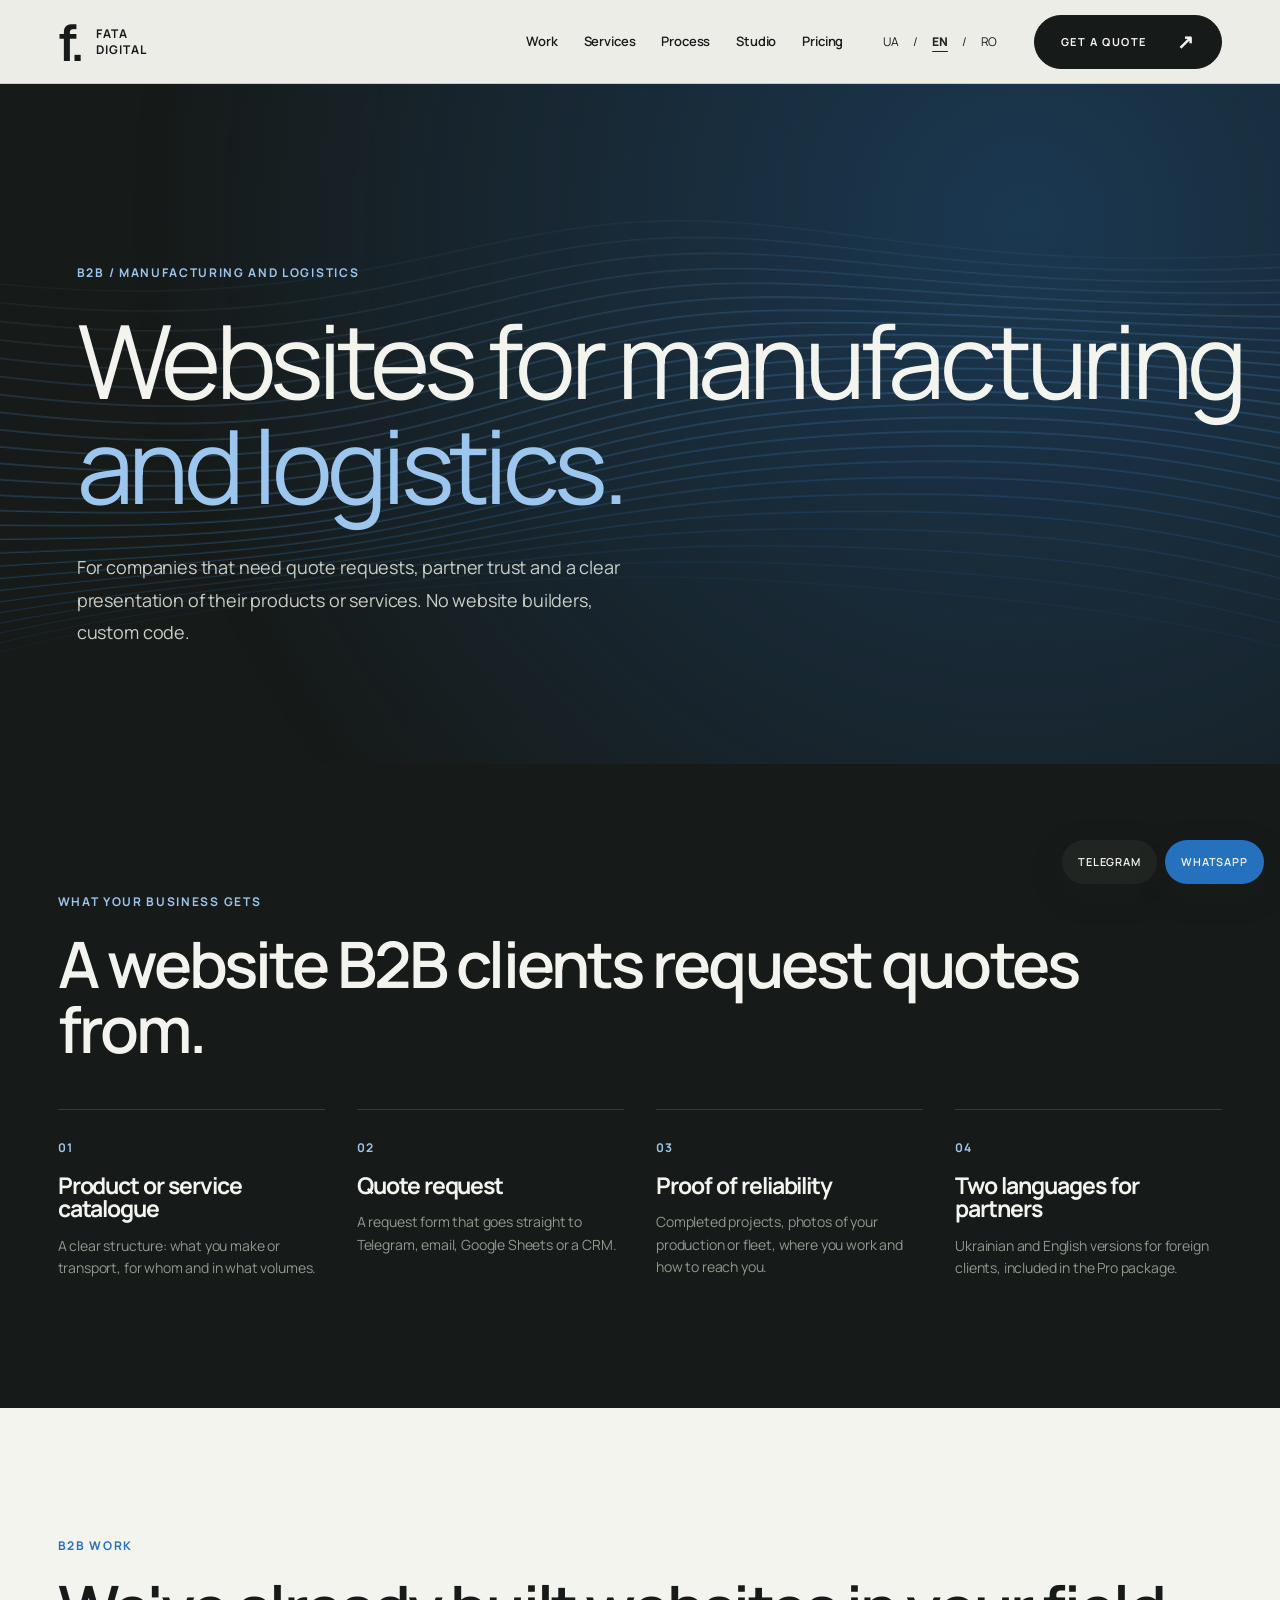
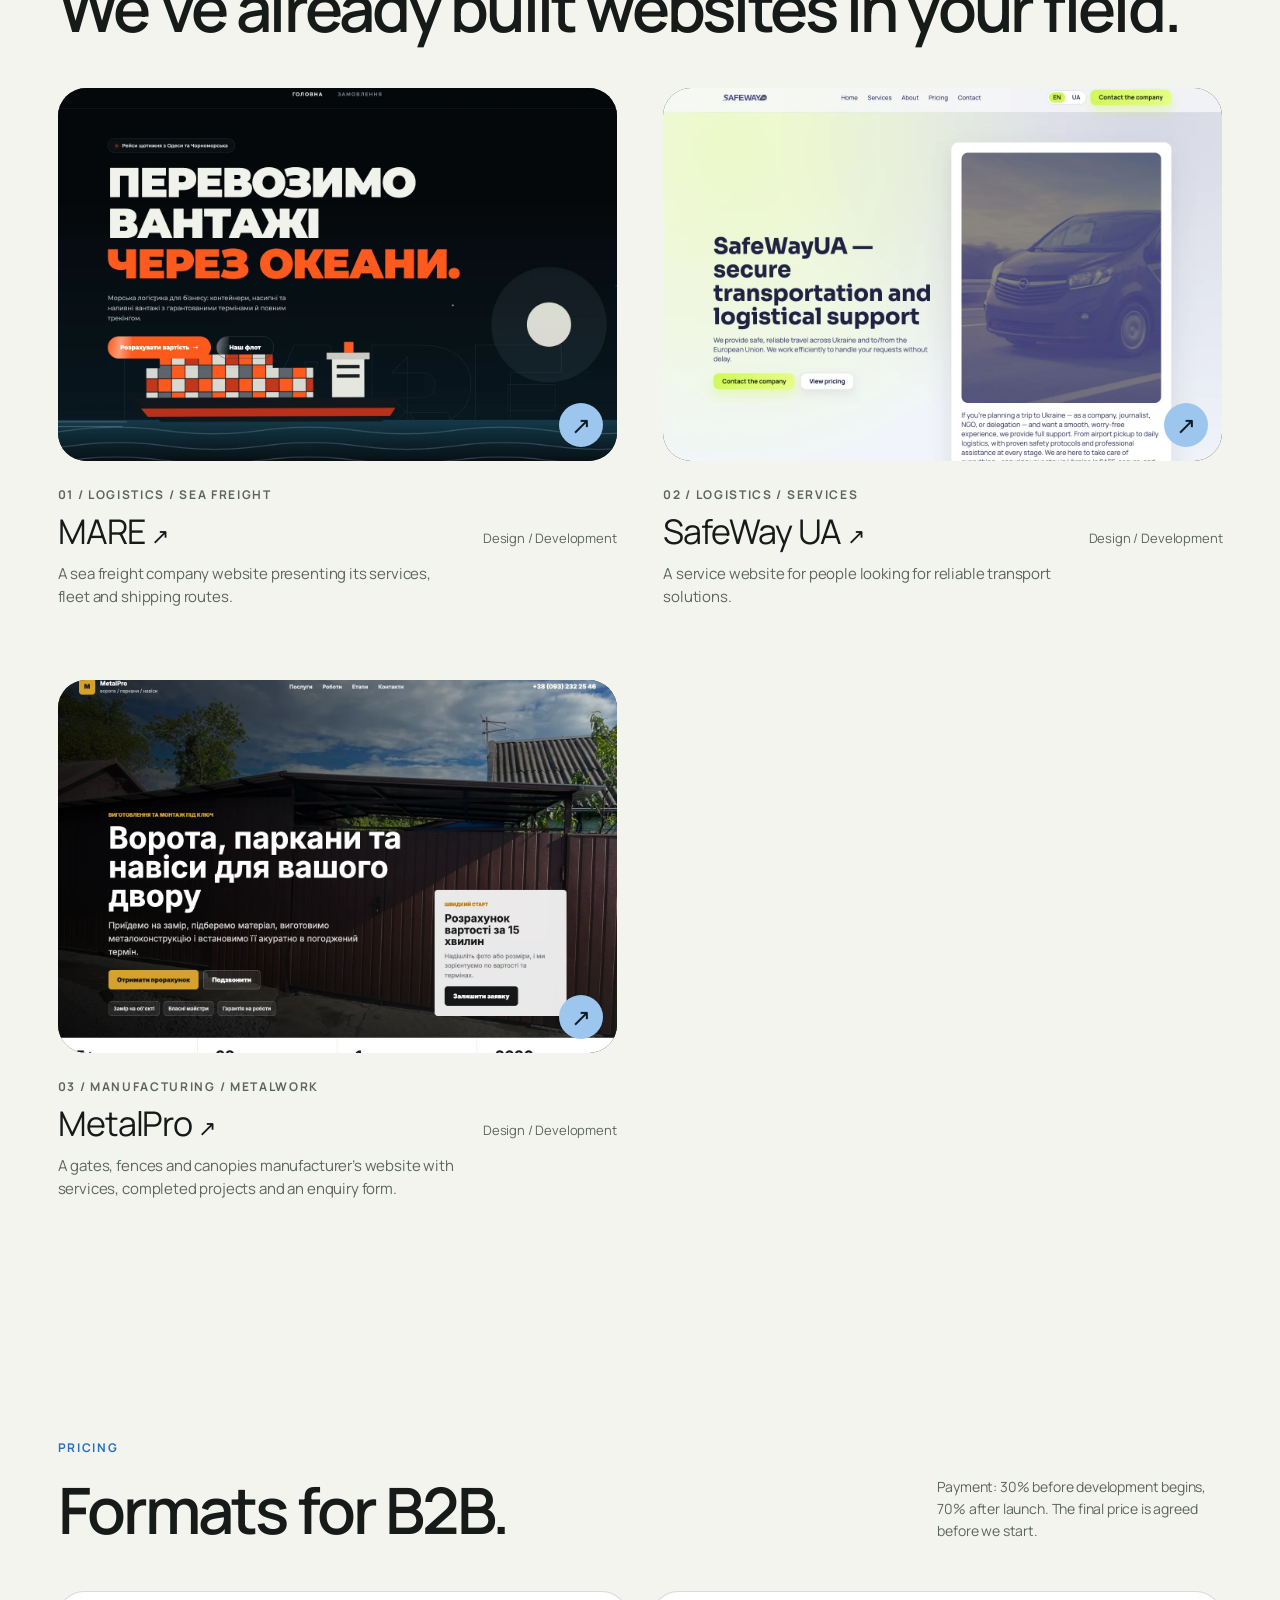
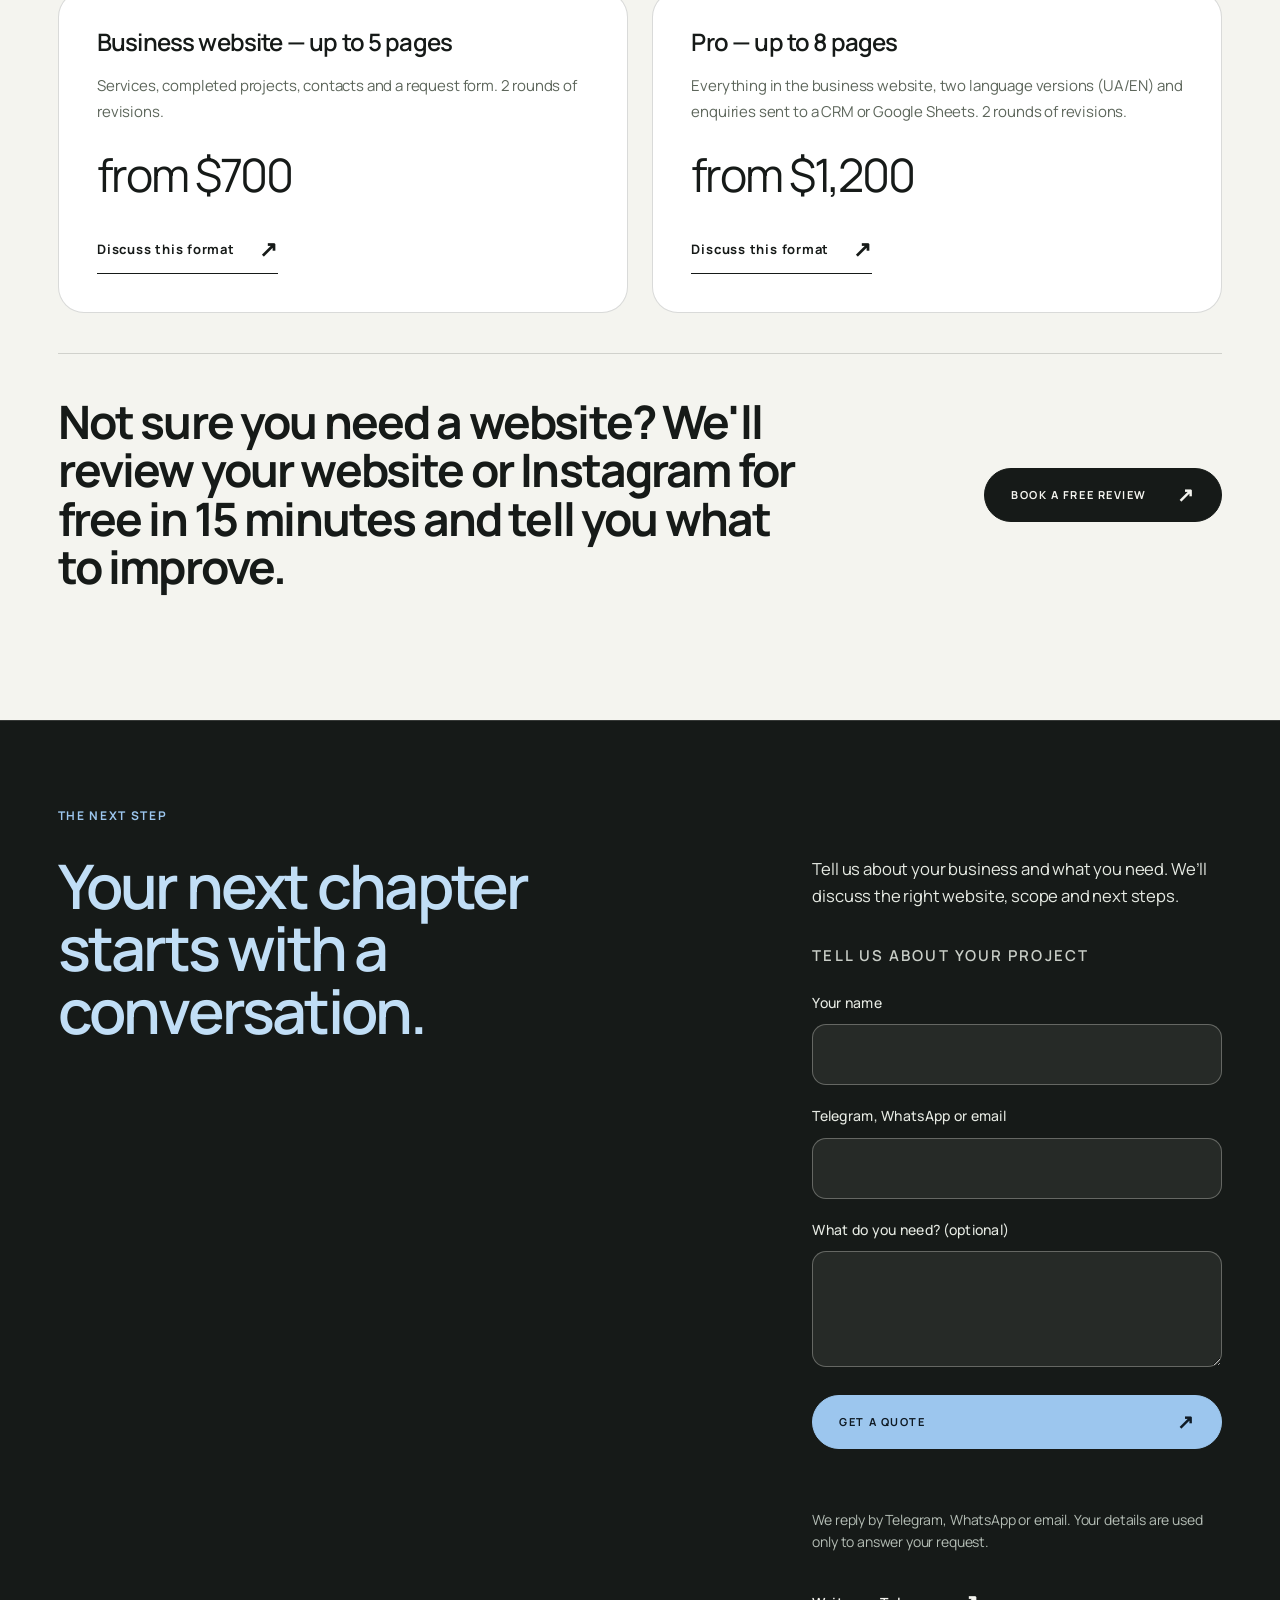
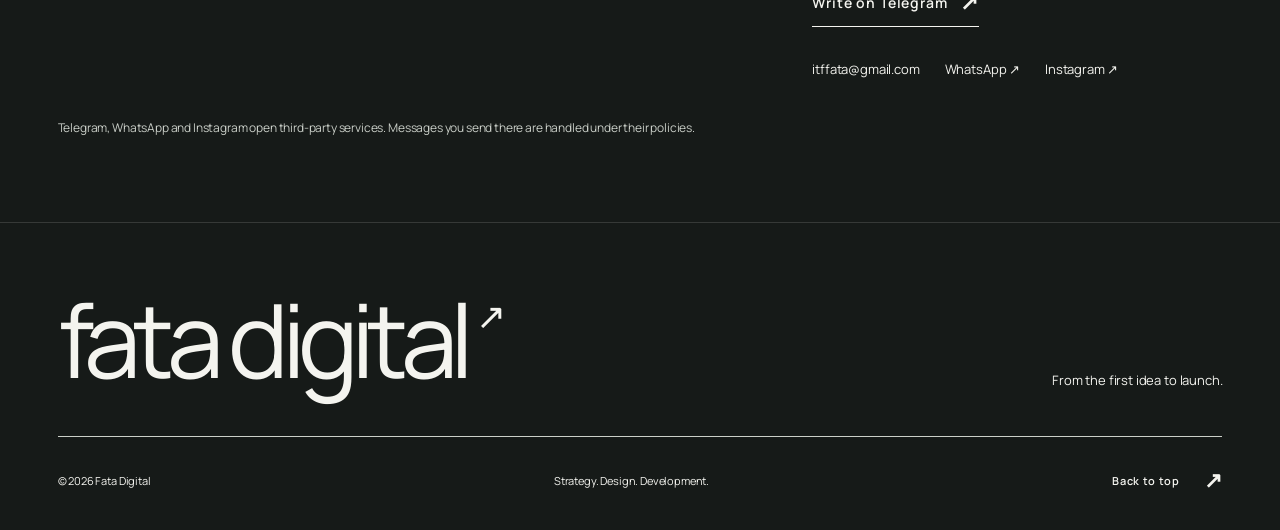
<file: b2b.html>
<!doctype html><html lang="en"><head>
<!-- Google tag (gtag.js) -->
<script async src="https://www.googletagmanager.com/gtag/js?id=AW-18498293585"></script>
<script>
  window.dataLayer = window.dataLayer || [];
  function gtag(){dataLayer.push(arguments);}
  gtag('consent', 'default', {'ad_storage': 'denied', 'ad_user_data': 'denied', 'ad_personalization': 'denied', 'analytics_storage': 'denied', 'wait_for_update': 500});
  try { if (localStorage.getItem('fata_consent') === 'granted') { gtag('consent', 'update', {'ad_storage': 'granted', 'ad_user_data': 'granted', 'ad_personalization': 'granted', 'analytics_storage': 'granted'}); } } catch (e) {}
  gtag('js', new Date());

  gtag('config', 'AW-18498293585');
</script>
<meta charset="utf-8"><meta name="viewport" content="width=device-width, initial-scale=1"><meta name="theme-color" content="#f4f4ef"><title>Websites for Manufacturing & Logistics | Fata Digital</title><meta name="description" content="Websites for manufacturing and logistics companies: catalogue, quote requests, two languages for partners. Work: MARE, SafeWay UA, MetalPro."><link rel="canonical" href="https://fatadigital.online/b2b.html"><meta property="og:type" content="website"><meta property="og:title" content="Websites for Manufacturing & Logistics | Fata Digital"><meta property="og:description" content="Websites for manufacturing and logistics companies: catalogue, quote requests, two languages for partners. Work: MARE, SafeWay UA, MetalPro."><meta property="og:url" content="https://fatadigital.online/b2b.html"><meta property="og:image" content="https://fatadigital.online/assets/social.jpg"><meta property="og:locale" content="en_US"><meta name="twitter:card" content="summary_large_image"><link rel="icon" href="assets/favicon.svg" type="image/svg+xml"><link rel="stylesheet" href="styles.css?v=20261110a"><script src="translations.js?v=20261110a" defer></script><script src="script.js?v=20261110a" defer></script><link rel="alternate" hreflang="uk" href="https://fatadigital.online/uk/b2b.html"><link rel="alternate" hreflang="en" href="https://fatadigital.online/b2b.html"><link rel="alternate" hreflang="ro" href="https://fatadigital.online/ro/b2b.html"><link rel="alternate" hreflang="x-default" href="https://fatadigital.online/b2b.html"></head><body data-page="b2b"><a data-i18n="skip" class="skip" href="#main">Skip to content</a><header class="header"><a class="brand" href="index.html" aria-label="Fata Digital"><span class="brand-symbol" aria-hidden="true">f.</span><span>FATA<br>DIGITAL</span></a><nav id="navigation" data-label="nav" aria-label="Main navigation"><a data-i18n="work" href="index.html#works">Work</a><a data-i18n="services" href="index.html#services">Services</a><a data-i18n="process" href="index.html#process">Process</a><a data-i18n="studio" href="index.html#studio">Studio</a><a data-i18n="prices" href="prices.html">Pricing</a><a class="menu-contact" href="index.html#contact" data-i18n="start">Start a project</a></nav><div class="header-tools"><div class="languages" role="group" aria-label="Language" data-label="language"><a href="uk/b2b.html" data-lang="uk" lang="uk">UA</a><span aria-hidden="true">/</span><a href="b2b.html" data-lang="en" lang="en" aria-current="page">EN</a><span aria-hidden="true">/</span><a href="ro/b2b.html" data-lang="ro" lang="ro">RO</a></div><a class="button header-cta" href="index.html#contact"><span data-i18n="start" >Start a project</span><span aria-hidden="true">↗</span></a><button class="menu-toggle" type="button" aria-controls="navigation" aria-expanded="false" aria-label="Open menu"><span></span><span></span></button></div></header><main id="main"><section class="pricing-hero section"><canvas class="hero-flow" aria-hidden="true"></canvas><p data-i18n="b2blabel" class="eyebrow">B2B / Manufacturing and logistics</p><h1><span data-i18n="b2bline1">Websites for manufacturing</span><br><span data-i18n="b2bline2">and logistics.</span></h1><p data-i18n="b2bintro" class="large-copy">For companies that need quote requests, partner trust and a clear presentation of their products or services. No website builders, custom code.</p></section><section class="section ig-why"><div class="section-heading"><div><p data-i18n="b2bneedslabel" class="eyebrow">What your business gets</p><h2 data-i18n="b2bneedstitle">A website B2B clients request quotes from.</h2></div></div><div class="ig-grid"><article><span class="index">01</span><h3 data-i18n="b2bn0">Product or service catalogue</h3><p data-i18n="b2bnc0">A clear structure: what you make or transport, for whom and in what volumes.</p></article><article><span class="index">02</span><h3 data-i18n="b2bn1">Quote request</h3><p data-i18n="b2bnc1">A request form that goes straight to Telegram, email, Google Sheets or a CRM.</p></article><article><span class="index">03</span><h3 data-i18n="b2bn2">Proof of reliability</h3><p data-i18n="b2bnc2">Completed projects, photos of your production or fleet, where you work and how to reach you.</p></article><article><span class="index">04</span><h3 data-i18n="b2bn3">Two languages for partners</h3><p data-i18n="b2bnc3">Ukrainian and English versions for foreign clients, included in the Pro package.</p></article></div></section><section class="work section b2b-works" id="works"><div class="section-heading"><div><p data-i18n="b2bworkslabel" class="eyebrow">B2B work</p><h2 data-i18n="b2bworkstitle">We've already built websites in your field.</h2></div></div><div class="project-grid"><article class="project project-mare"><a class="project-image" data-project="mare" href="https://work.fatadigital.online/mare/" target="_blank" rel="noopener noreferrer" aria-label="View MARE — opens in a new tab"><div class="project-browser" aria-hidden="true"><i></i><i></i><i></i><span>MARE</span></div><img src="assets/projects/mare.webp" width="1440" height="1000" loading="lazy" data-alt="mare" alt="Website preview: MARE"><span class="project-open" aria-hidden="true">↗</span></a><div class="project-meta"><div><p class="eyebrow">01 / <span data-i18n="cat_mare" >Logistics / Sea Freight</span></p><h3><a href="https://work.fatadigital.online/mare/" target="_blank" rel="noopener noreferrer">MARE <span aria-hidden="true">↗</span></a></h3></div><p data-i18n="web" class="project-service">Design / Development</p></div><p data-i18n="desc_mare" class="project-description">A sea freight company website presenting its services, fleet and shipping routes.</p></article><article class="project project-safeway"><a class="project-image" data-project="safeway" href="https://safewayua.com" target="_blank" rel="noopener noreferrer" aria-label="View SafeWay UA — opens in a new tab"><div class="project-browser" aria-hidden="true"><i></i><i></i><i></i><span>SafeWay UA</span></div><img src="assets/projects/safeway.webp" width="1440" height="1000" loading="lazy" data-alt="safeway" alt="Website preview: SafeWay UA"><span class="project-open" aria-hidden="true">↗</span></a><div class="project-meta"><div><p class="eyebrow">02 / <span data-i18n="cat_safeway" >Logistics / Services</span></p><h3><a href="https://safewayua.com" target="_blank" rel="noopener noreferrer">SafeWay UA <span aria-hidden="true">↗</span></a></h3></div><p data-i18n="web" class="project-service">Design / Development</p></div><p data-i18n="desc_safeway" class="project-description">A service website for people looking for reliable transport solutions.</p></article><article class="project project-metalpro"><a class="project-image" data-project="metalpro" href="https://metalpro.in.ua/" target="_blank" rel="noopener noreferrer" aria-label="View MetalPro — opens in a new tab"><div class="project-browser" aria-hidden="true"><i></i><i></i><i></i><span>MetalPro</span></div><img src="assets/projects/metalpro.webp" width="1440" height="1000" loading="lazy" data-alt="metalpro" alt="Website preview: MetalPro"><span class="project-open" aria-hidden="true">↗</span></a><div class="project-meta"><div><p class="eyebrow">03 / <span data-i18n="cat_metalpro" >Manufacturing / Metalwork</span></p><h3><a href="https://metalpro.in.ua/" target="_blank" rel="noopener noreferrer">MetalPro <span aria-hidden="true">↗</span></a></h3></div><p data-i18n="web" class="project-service">Design / Development</p></div><p data-i18n="desc_metalpro" class="project-description">A gates, fences and canopies manufacturer’s website with services, completed projects and an enquiry form.</p></article></div></section><section class="section formats"><div class="section-heading"><div><p data-i18n="b2bpricelabel" class="eyebrow">Pricing</p><h2 data-i18n="b2bpricetitle">Formats for B2B.</h2></div><p data-i18n="b2bpricenote">Payment: 30% before development begins, 70% after launch. The final price is agreed before we start.</p></div><div class="format-grid b2b-formats"><article><h3 data-i18n="b2bp0">Business website — up to 5 pages</h3><p data-i18n="b2bpc0">Services, completed projects, contacts and a request form. 2 rounds of revisions.</p><strong data-i18n="amountb2b0">from $700</strong><a class="text-link" href="#contact"><span data-i18n="formatcta">Discuss this format</span><span aria-hidden="true">↗</span></a></article><article><h3 data-i18n="b2bp1">Pro — up to 8 pages</h3><p data-i18n="b2bpc1">Everything in the business website, two language versions (UA/EN) and enquiries sent to a CRM or Google Sheets. 2 rounds of revisions.</p><strong data-i18n="amountb2b1">from $1,200</strong><a class="text-link" href="#contact"><span data-i18n="formatcta">Discuss this format</span><span aria-hidden="true">↗</span></a></article></div><div class="section-cta audit-cta"><p data-i18n="audit">Not sure you need a website? We'll review your website or Instagram for free in 15 minutes and tell you what to improve.</p><a class="button button-dark" href="https://t.me/itffata" target="_blank" rel="noopener noreferrer"><span data-i18n="auditcta">Book a free review</span><span aria-hidden="true">↗</span></a></div></section><section class="contact" id="contact"><p data-i18n="contactlabel" class="eyebrow">The next step</p><div class="contact-grid"><h2 data-i18n="contacttitle" >Your next chapter starts with a conversation.</h2><div><p data-i18n="contactcopy" >Tell us about your business and what you need. We’ll discuss the right website, scope and next steps.</p><form class="lead-form" id="lead-form" method="POST" action="https://formsubmit.co/itffata@gmail.com" novalidate><input type="hidden" name="_subject" value="New enquiry from fatadigital.online (prices page)"><input type="hidden" name="_template" value="table"><input type="hidden" name="_captcha" value="false"><input type="hidden" name="_next" value=""><p data-i18n="formtitle" class="lead-title">Tell us about your project</p><div class="lead-row"><label for="lf-name" data-i18n="formname">Your name</label><input id="lf-name" name="name" type="text" autocomplete="name" required></div><div class="lead-row"><label for="lf-contact" data-i18n="formcontact">Telegram, WhatsApp or email</label><input id="lf-contact" name="contact" type="text" autocomplete="off" required></div><div class="lead-row"><label for="lf-msg" data-i18n="formmsg">What do you need? (optional)</label><textarea id="lf-msg" name="message" rows="3"></textarea></div><input type="text" name="_honey" tabindex="-1" autocomplete="off" class="lead-hp" aria-hidden="true"><button class="button button-dark" type="submit"><span data-i18n="formsend">Get a quote</span><span aria-hidden="true">↗</span></button><p class="lead-status" id="lead-status" role="status" aria-live="polite"></p><p data-i18n="formnote" class="lead-note">We reply by Telegram, WhatsApp or email. Your details are used only to answer your request.</p></form><a class="text-link contact-tg" href="https://t.me/itffata"><span data-i18n="tgwrite">Write on Telegram</span><span aria-hidden="true">↗</span></a><div class="socials"><a href="mailto:itffata@gmail.com">itffata@gmail.com</a><a href="https://wa.me/380969704543" target="_blank" rel="noopener noreferrer">WhatsApp ↗</a><a href="https://www.instagram.com/fata_digitall/" target="_blank" rel="noopener noreferrer">Instagram ↗</a></div></div></div><p data-i18n="formexternal" class="external-note">Telegram, WhatsApp and Instagram open third-party services. Messages you send there are handled under their policies.</p></section></main><div class="float-contact"><a href="https://t.me/itffata" target="_blank" rel="noopener noreferrer" aria-label="Telegram">Telegram</a><a href="https://wa.me/380969704543" target="_blank" rel="noopener noreferrer" aria-label="WhatsApp">WhatsApp</a></div><footer><div class="footer-top"><a class="footer-brand" href="index.html">fata digital<span aria-hidden="true">↗</span></a><p data-i18n="footnote" >From the first idea to launch.</p></div><div class="footer-bottom"><span>© <span id="year">2026</span> Fata Digital</span><span data-i18n="footline" >Strategy. Design. Development.</span><a class="text-link" href="#main"><span data-i18n="top" >Back to top</span><span aria-hidden="true">↗</span></a></div></footer></body></html>
</file>
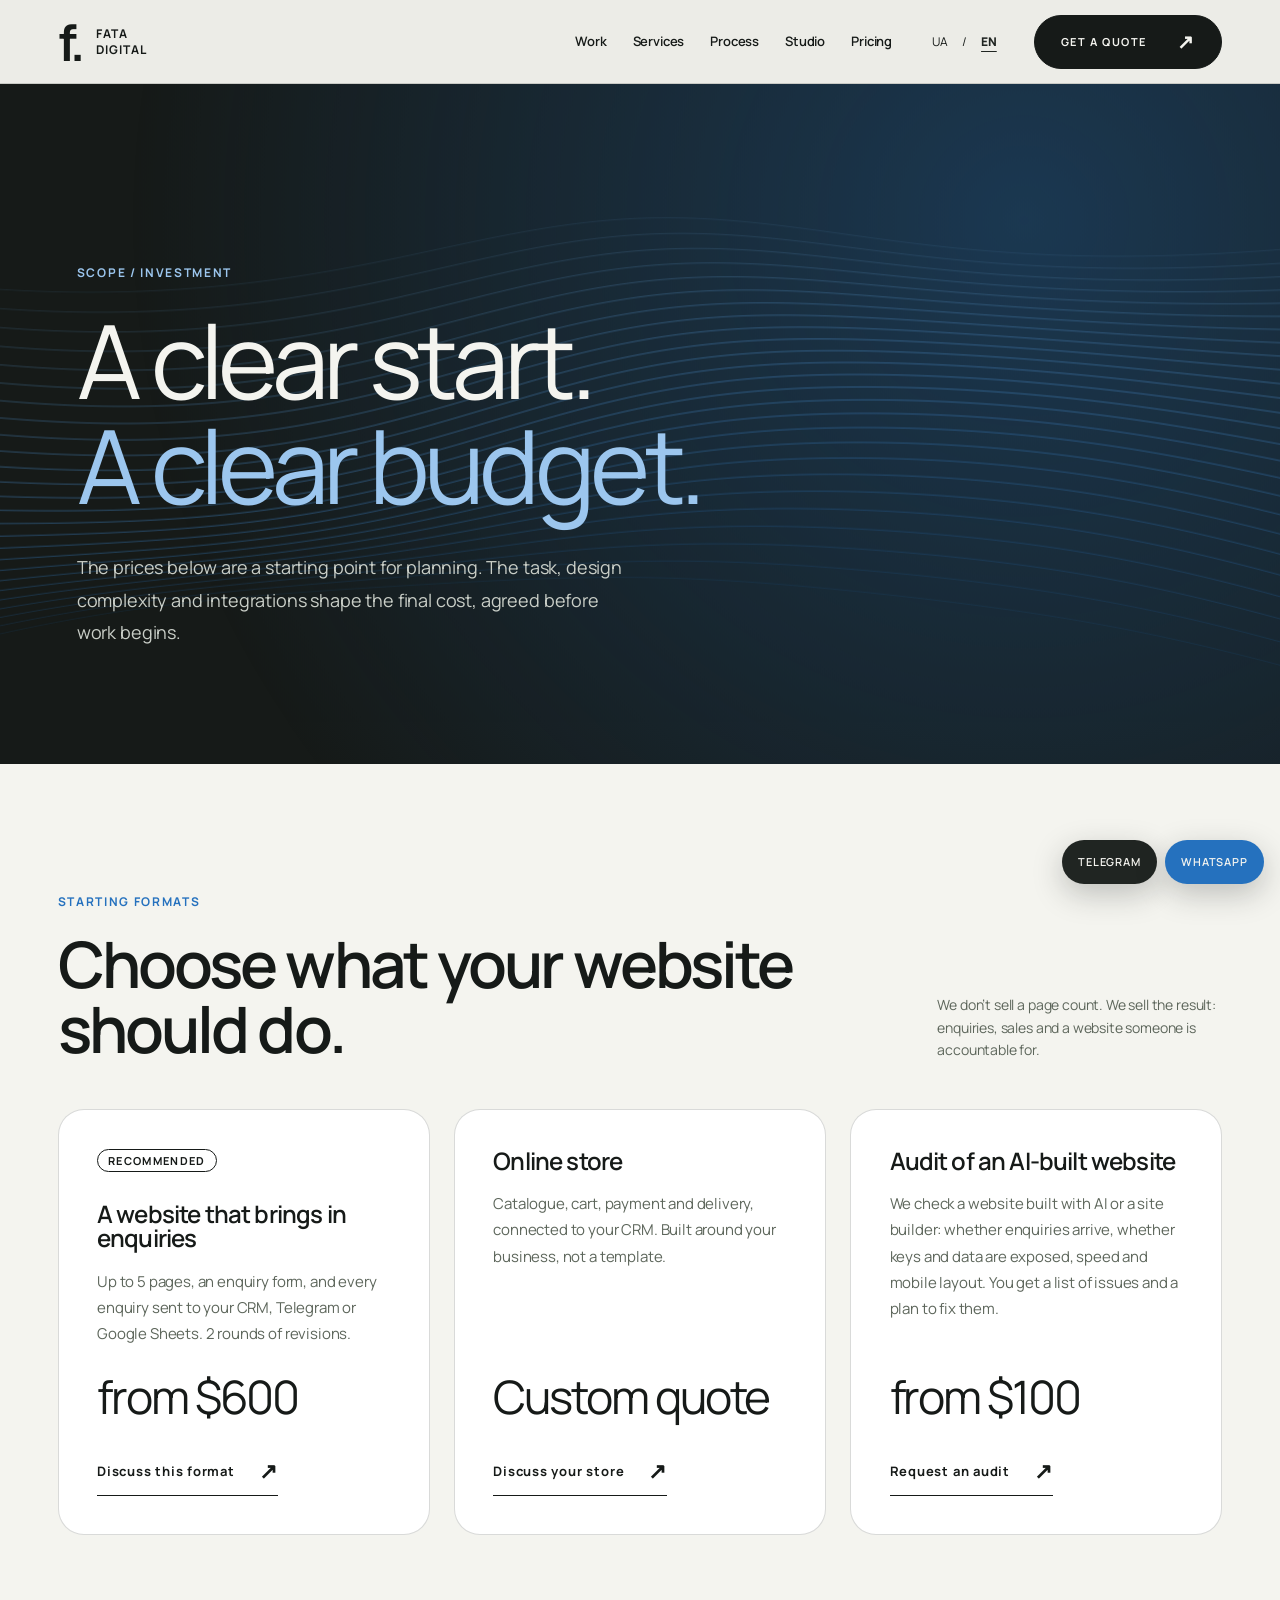
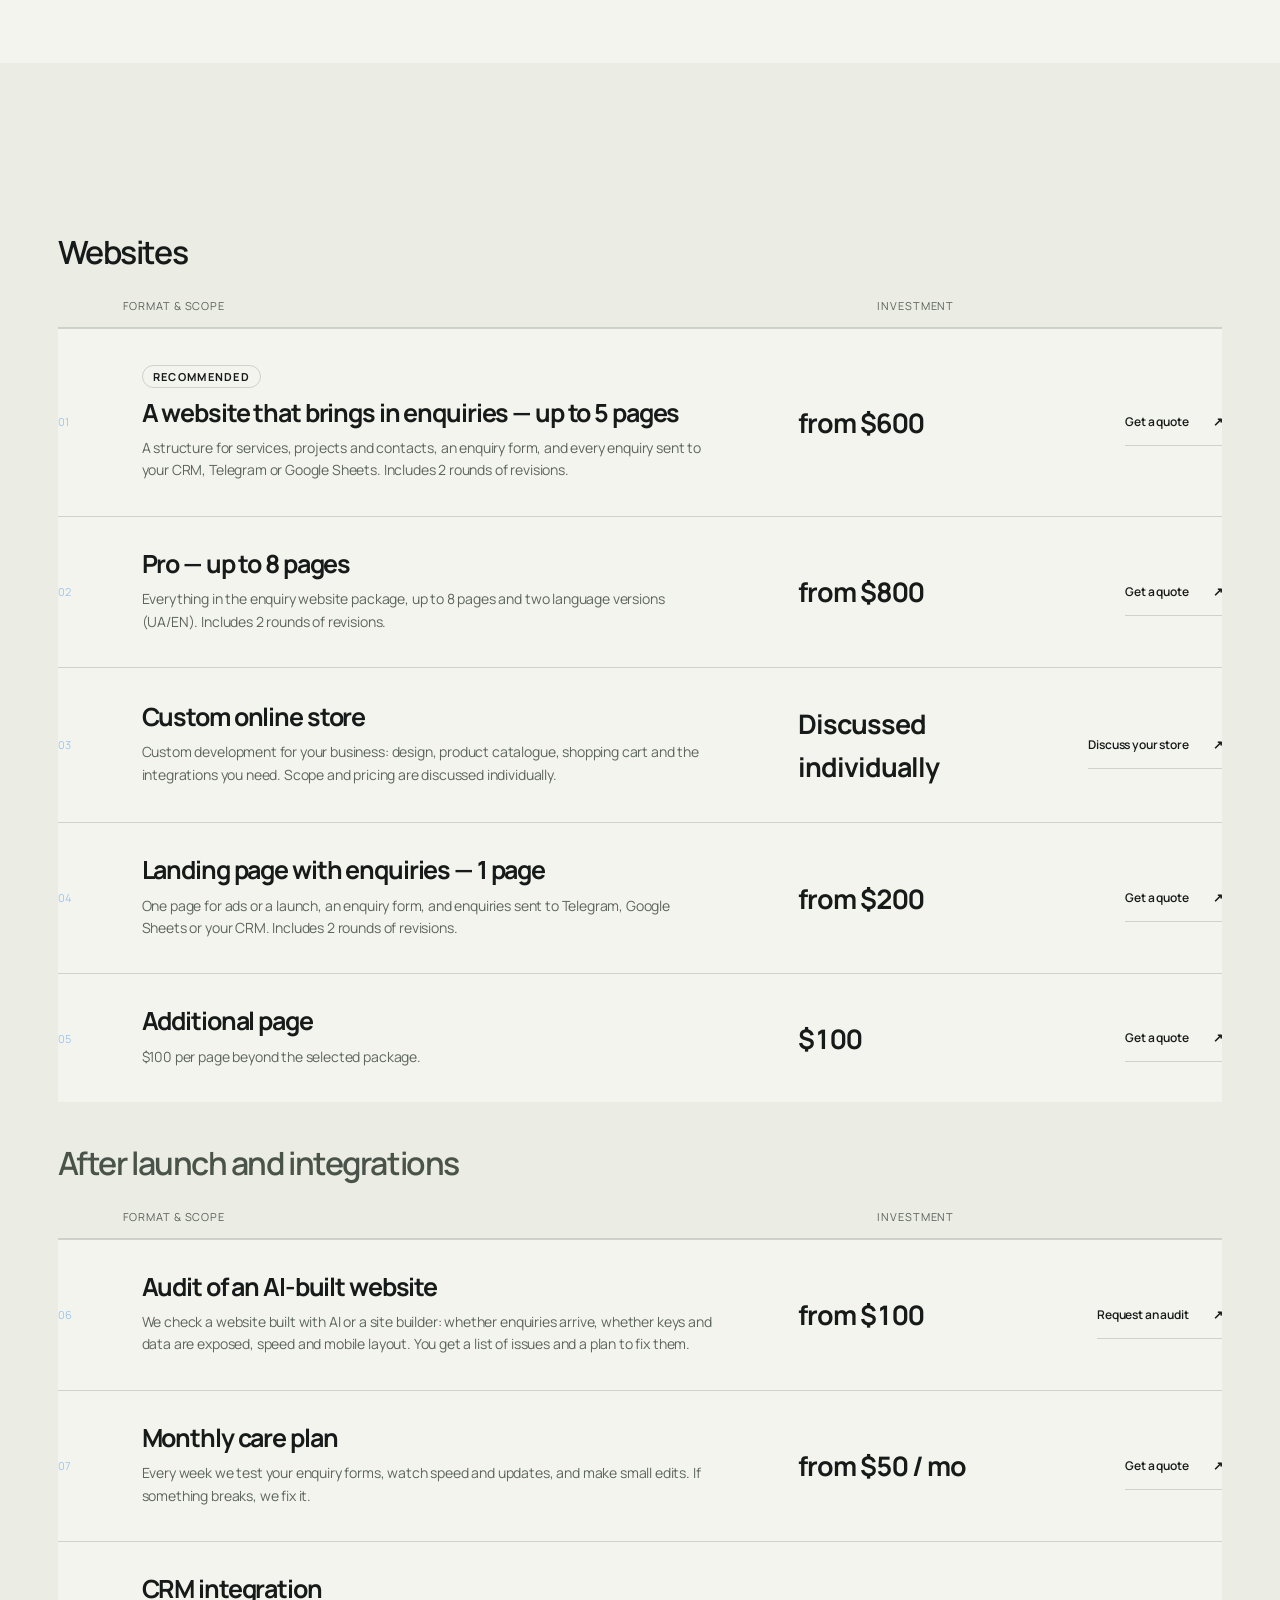
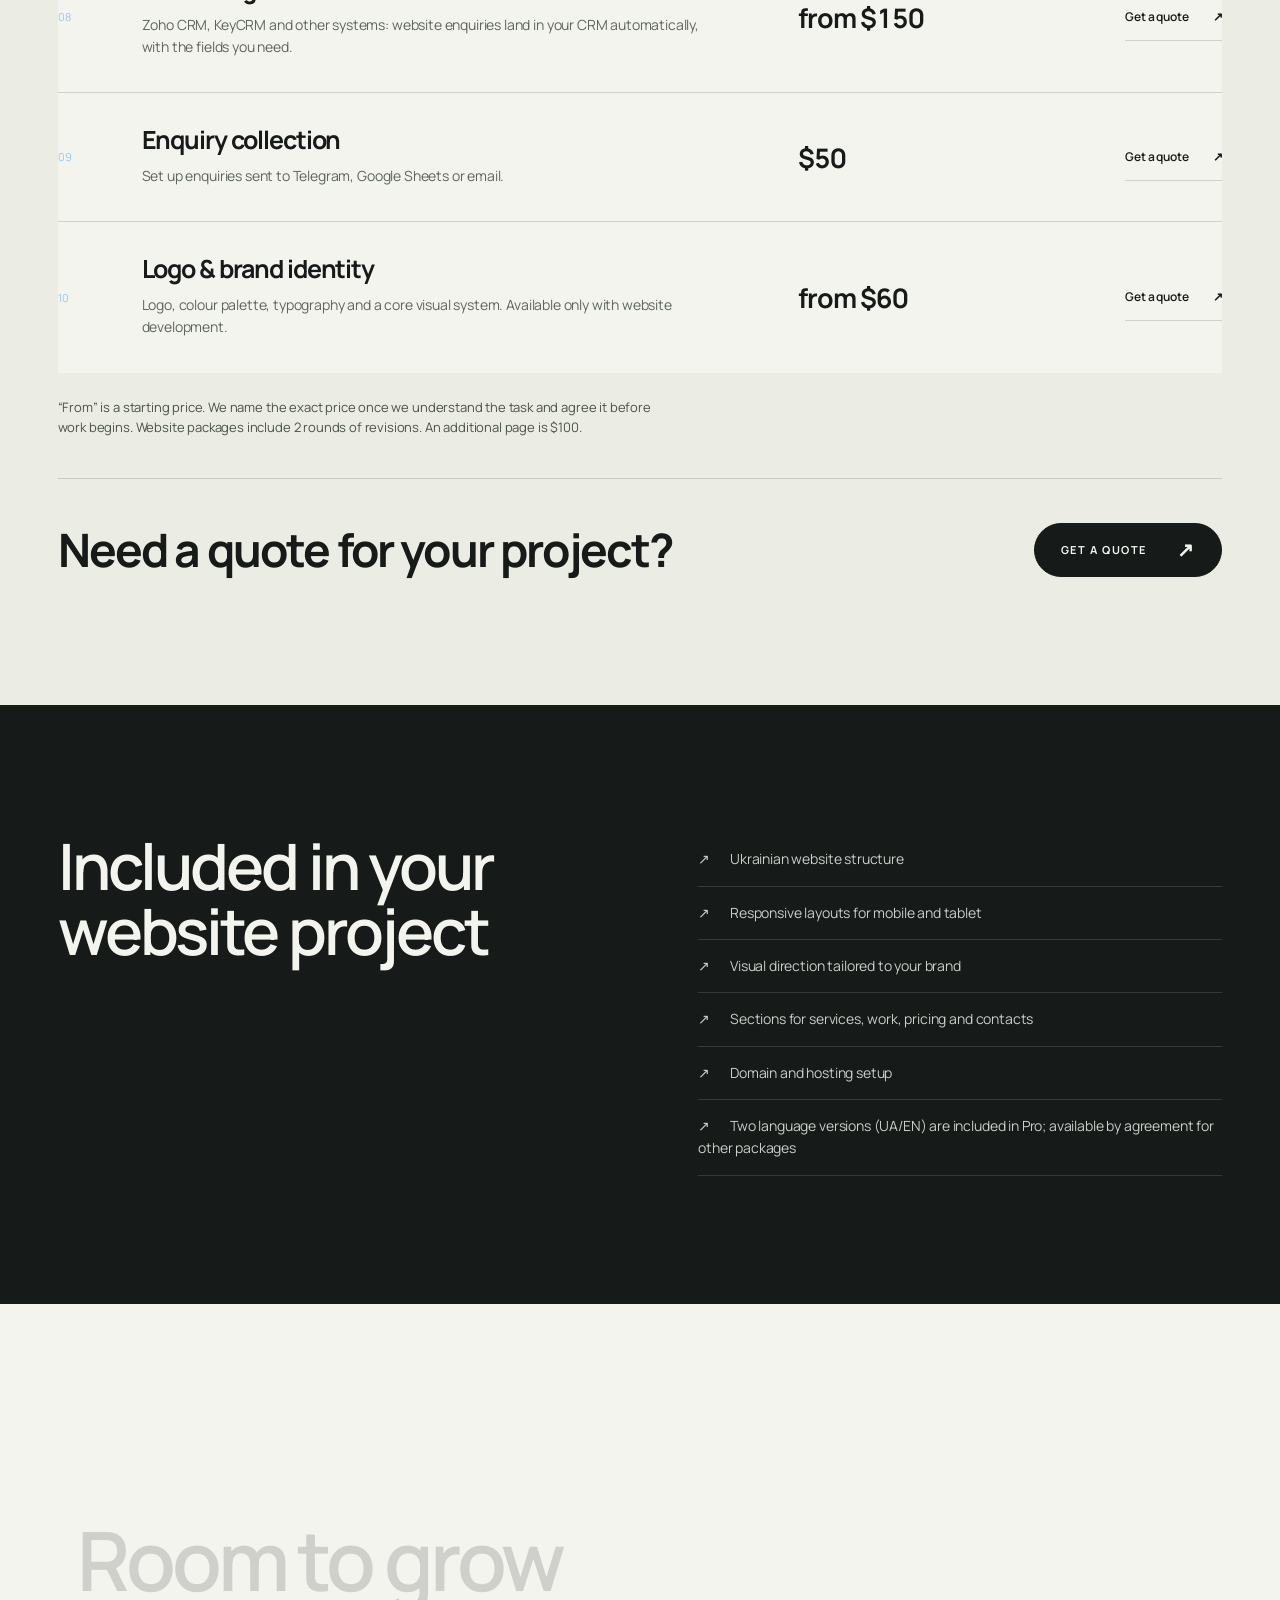
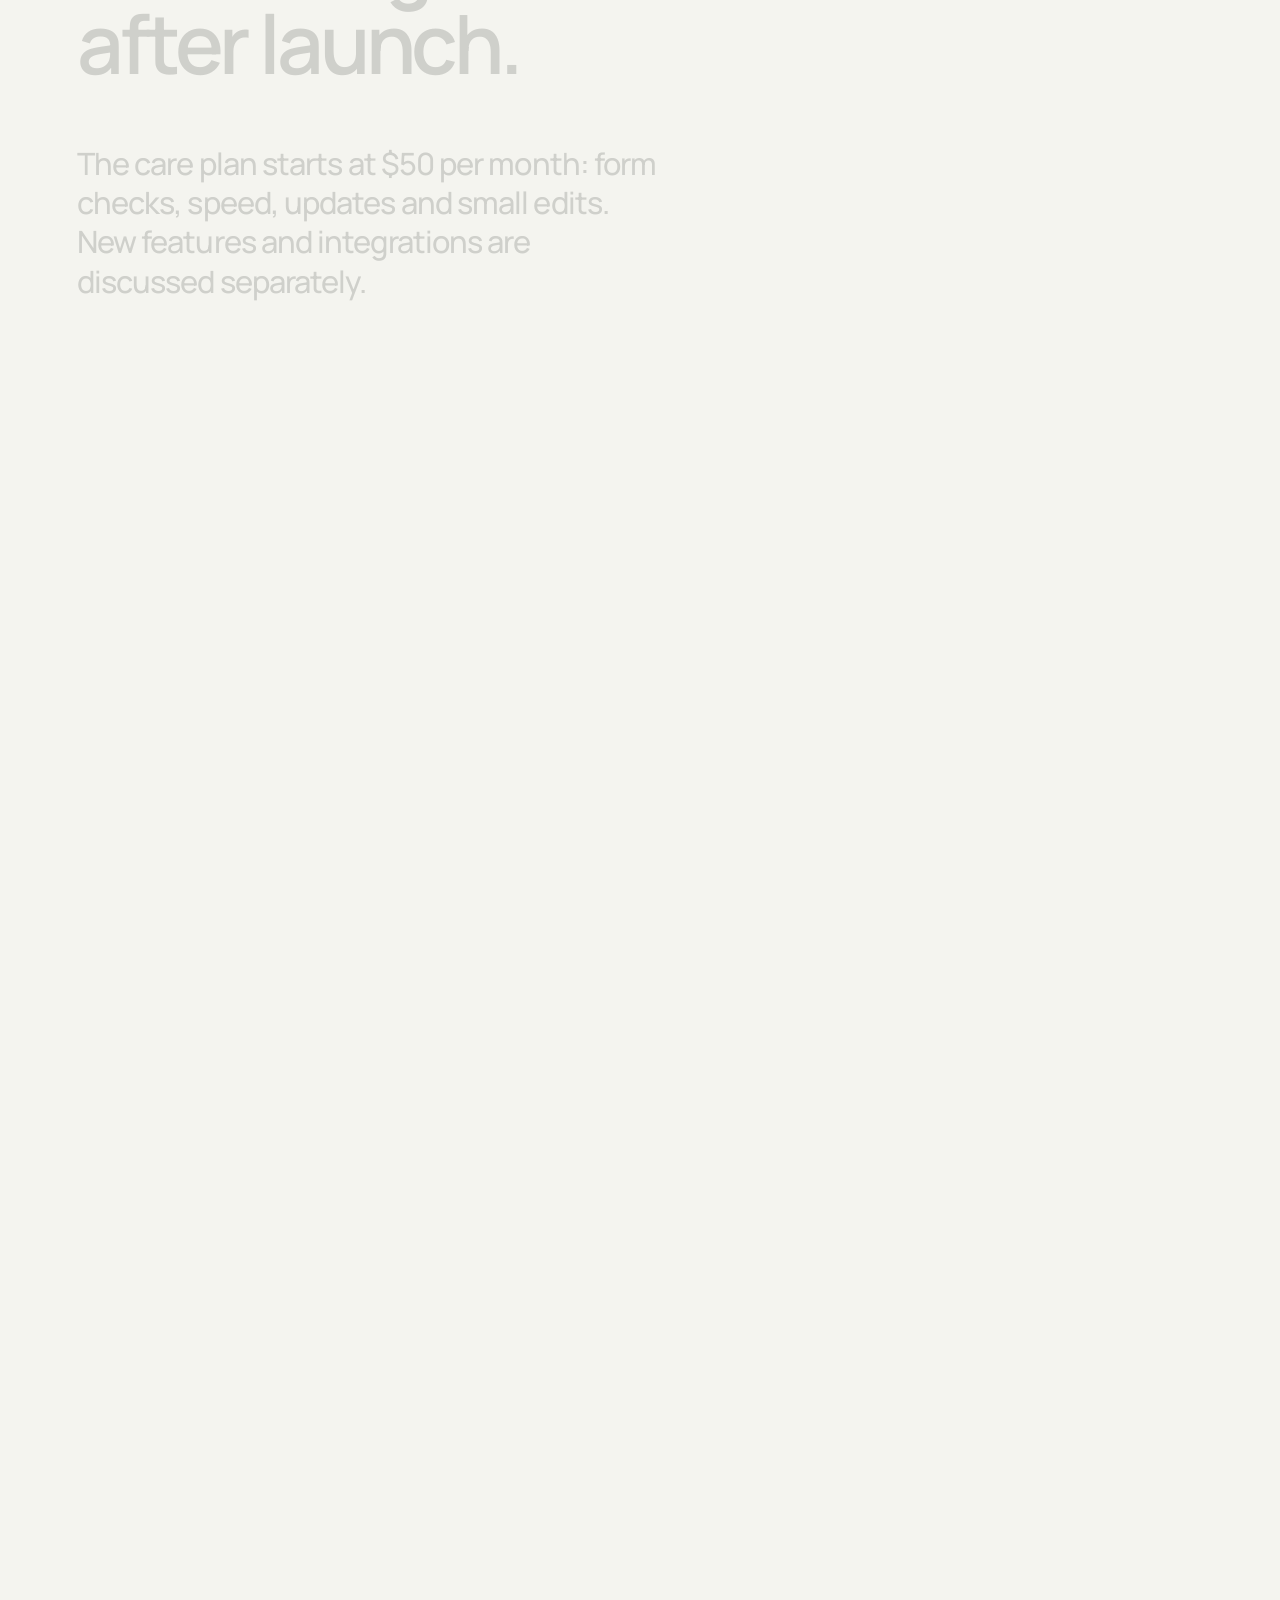
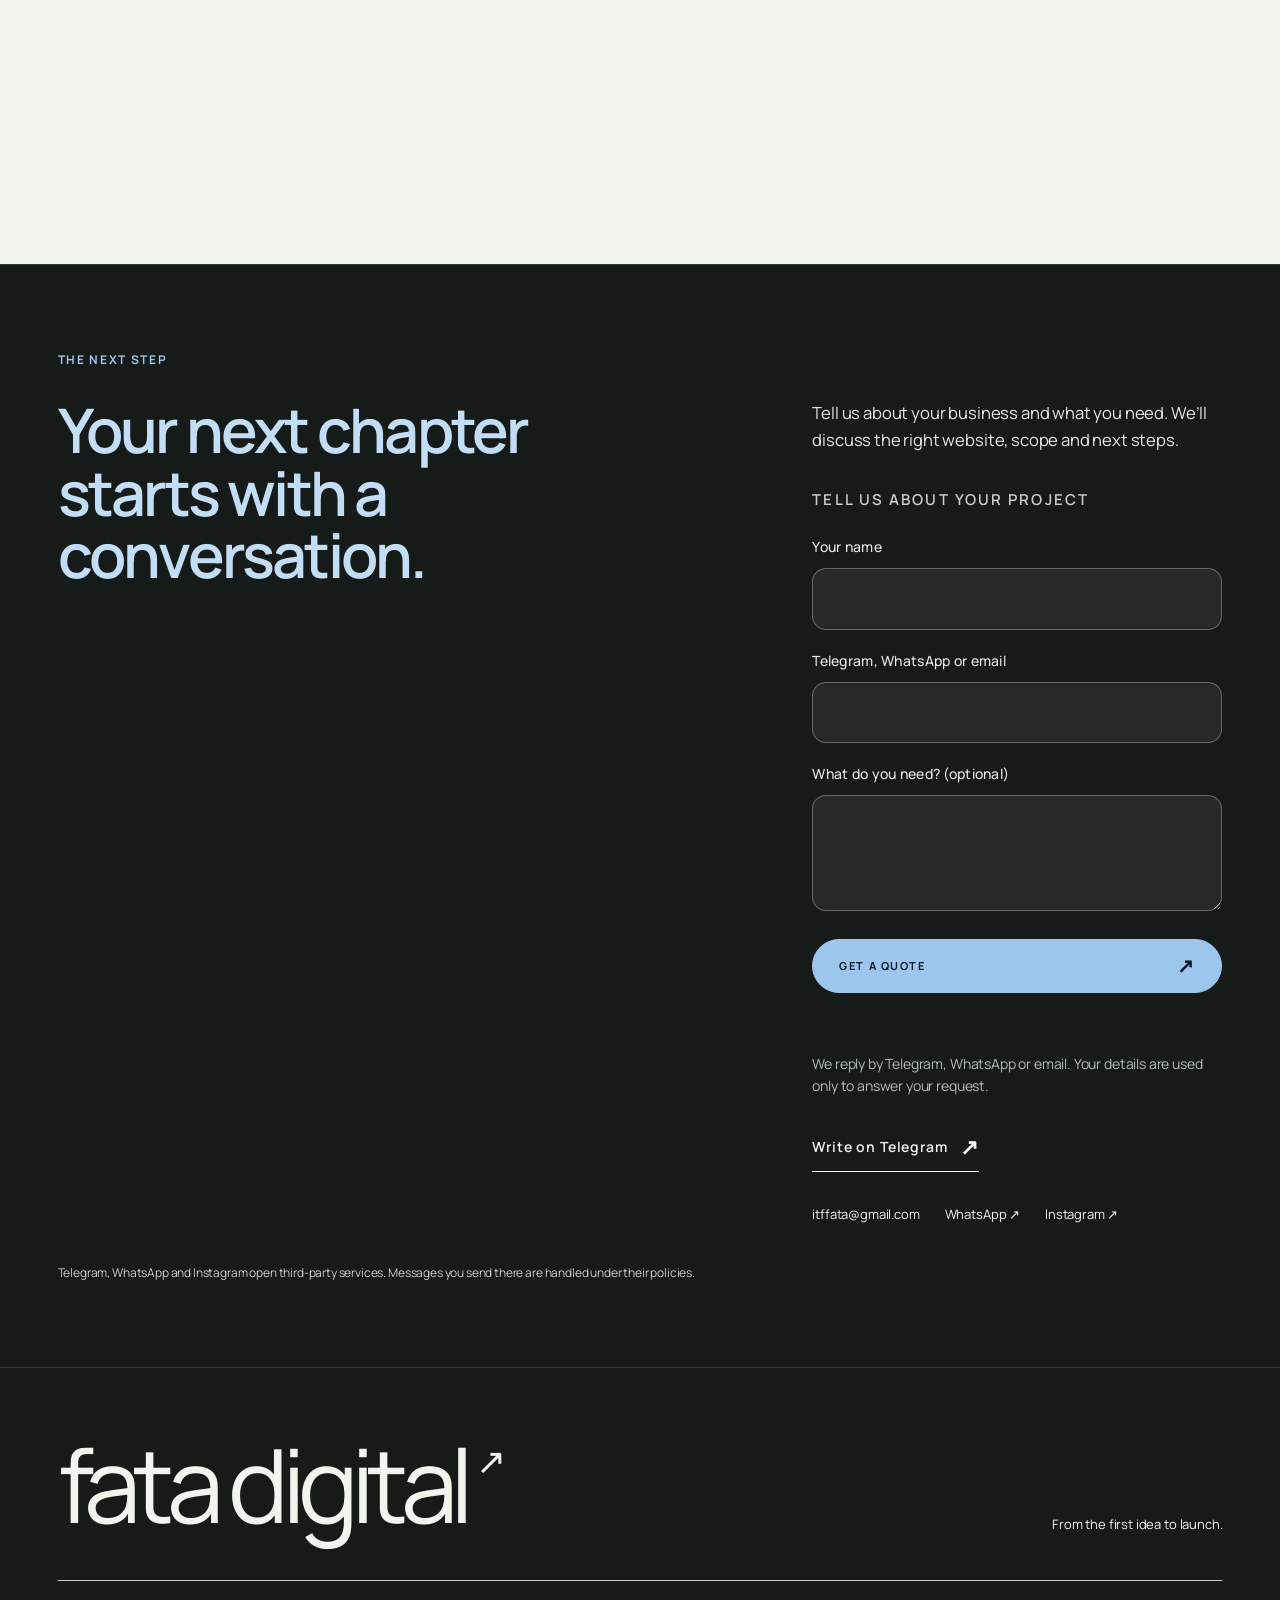
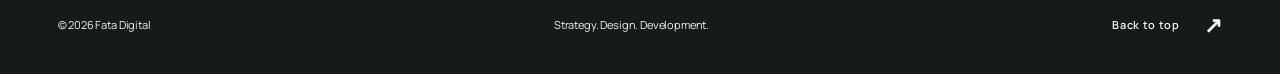
<file: prices.html>
<!doctype html><html lang="en"><head>
<!-- Google tag (gtag.js) -->
<script async src="https://www.googletagmanager.com/gtag/js?id=AW-18498293585"></script>
<script>
  window.dataLayer = window.dataLayer || [];
  function gtag(){dataLayer.push(arguments);}
  gtag('consent', 'default', {'ad_storage': 'denied', 'ad_user_data': 'denied', 'ad_personalization': 'denied', 'analytics_storage': 'denied', 'wait_for_update': 500});
  try { if (localStorage.getItem('fata_consent') === 'granted') { gtag('consent', 'update', {'ad_storage': 'granted', 'ad_user_data': 'granted', 'ad_personalization': 'granted', 'analytics_storage': 'granted'}); } } catch (e) {}
  gtag('js', new Date());

  gtag('config', 'AW-18498293585');
</script>
<meta charset="utf-8"><meta name="viewport" content="width=device-width, initial-scale=1"><meta name="theme-color" content="#f4f4ef"><title>Pricing | Fata Digital</title><meta name="description" content="Explore Fata Digital pricing for websites, brand identity, enquiry automation and CRM integration."><link rel="canonical" href="https://fatadigital.online/prices.html"><meta property="og:type" content="website"><meta property="og:title" content="Pricing | Fata Digital"><meta property="og:description" content="Explore Fata Digital pricing for websites, brand identity, enquiry automation and CRM integration."><meta property="og:url" content="https://fatadigital.online/prices.html"><meta property="og:image" content="https://fatadigital.online/assets/social.jpg"><meta property="og:locale" content="en_US"><meta name="twitter:card" content="summary_large_image"><link rel="icon" href="assets/favicon.svg" type="image/svg+xml"><link rel="stylesheet" href="styles.css?v=20261116a"><script src="translations.js?v=20261116a" defer></script><script src="script.js?v=20261116a" defer></script><link rel="alternate" hreflang="uk" href="https://fatadigital.online/uk/prices.html"><link rel="alternate" hreflang="en" href="https://fatadigital.online/prices.html"><link rel="alternate" hreflang="x-default" href="https://fatadigital.online/prices.html"></head><body data-page="prices"><a data-i18n="skip" class="skip" href="#main">Skip to content</a><header class="header"><a class="brand" href="index.html" aria-label="Fata Digital"><span class="brand-symbol" aria-hidden="true">f.</span><span>FATA<br>DIGITAL</span></a><nav id="navigation" data-label="nav" aria-label="Main navigation"><a data-i18n="work" href="index.html#works">Work</a><a data-i18n="services" href="index.html#services">Services</a><a data-i18n="process" href="index.html#process">Process</a><a data-i18n="studio" href="index.html#studio">Studio</a><a data-i18n="prices" href="prices.html">Pricing</a><a class="menu-contact" href="index.html#contact" data-i18n="start">Start a project</a></nav><div class="header-tools"><div class="languages" role="group" aria-label="Language" data-label="language"><a href="uk/prices.html" data-lang="uk" lang="uk">UA</a><span aria-hidden="true">/</span><a href="prices.html" data-lang="en" lang="en" aria-current="page">EN</a></div><a class="button header-cta" href="index.html#contact"><span data-i18n="start" >Start a project</span><span aria-hidden="true">↗</span></a><button class="menu-toggle" type="button" aria-controls="navigation" aria-expanded="false" aria-label="Open menu"><span></span><span></span></button></div></header><main id="main"><section class="pricing-hero section"><canvas class="hero-flow" aria-hidden="true"></canvas><p data-i18n="pricinglabel" class="eyebrow">Scope / Investment</p><h1><span data-i18n="pricingline1">A clear start.</span><br><span data-i18n="pricingline2">A clear budget.</span></h1><p data-i18n="pricingintro" class="large-copy">The prices below are a starting point for planning. The task, design complexity and integrations shape the final cost, agreed before work begins.</p></section><section class="section formats"><div class="section-heading"><div><p data-i18n="formatslabel" class="eyebrow">Starting formats</p><h2 data-i18n="np_f_title">Choose what your website should do.</h2></div><p data-i18n="np_f_intro">We don’t sell a page count. We sell the result: enquiries, sales and a website someone is accountable for.</p></div><div class="format-grid"><article><span class="badge-rec" data-i18n="recommended">Recommended</span><h3 data-i18n="np_lead">A website that brings in enquiries</h3><p data-i18n="np_lead_c">Up to 5 pages, an enquiry form, and every enquiry sent to your CRM, Telegram or Google Sheets. 2 rounds of revisions.</p><strong data-i18n="np_lead_a">from $600</strong><a class="text-link" href="#contact"><span data-i18n="formatcta">Discuss this format</span><span aria-hidden="true">↗</span></a></article><article><h3 data-i18n="np_store">Online store</h3><p data-i18n="np_store_c">Catalogue, cart, payment and delivery, connected to your CRM. Built around your business, not a template.</p><strong data-i18n="np_store_a">Custom quote</strong><a class="text-link" href="https://t.me/itffata" target="_blank" rel="noopener noreferrer"><span data-i18n="storecta">Discuss your store</span><span aria-hidden="true">↗</span></a></article><article><h3 data-i18n="np_audit">Audit of an AI-built website</h3><p data-i18n="np_audit_c">We check a website built with AI or a site builder: whether enquiries arrive, whether keys and data are exposed, speed and mobile layout. You get a list of issues and a plan to fix them.</p><strong data-i18n="np_audit_a">from $100</strong><a class="text-link" href="#contact"><span data-i18n="np_audit_cta">Request an audit</span><span aria-hidden="true">↗</span></a></article></div></section><section class="section price-section"><h2 data-i18n="websites" >Websites</h2><div class="price-columns" aria-hidden="true"><span data-i18n="scope">Format &amp; scope</span><span data-i18n="cost">Investment</span></div><div class="price-list"><article><span class="index">01</span><div><span class="badge-rec" data-i18n="recommended">Recommended</span><h3 data-i18n="np_lead_l">A website that brings in enquiries — up to 5 pages</h3><p data-i18n="np_lead_ld">A structure for services, projects and contacts, an enquiry form, and every enquiry sent to your CRM, Telegram or Google Sheets. Includes 2 rounds of revisions.</p></div><strong data-i18n="np_lead_a">from $600</strong><a class="text-link" href="#contact"><span data-i18n="start">Get a quote</span><span aria-hidden="true">↗</span></a></article><article><span class="index">02</span><div><h3 data-i18n="pricepro">Pro — up to 8 pages</h3><p data-i18n="np_pro_d">Everything in the enquiry website package, up to 8 pages and two language versions (UA/EN). Includes 2 rounds of revisions.</p></div><strong data-i18n="amountpro">from $800</strong><a class="text-link" href="#contact"><span data-i18n="start">Get a quote</span><span aria-hidden="true">↗</span></a></article><article class="price-store"><span class="index">03</span><div><h3 data-i18n="storepricingtitle">Custom online store</h3><p data-i18n="storepriced">Custom development for your business: design, product catalogue, shopping cart and the integrations you need. Scope and pricing are discussed individually.</p></div><strong data-i18n="storeprice">Discussed individually</strong><a class="text-link" href="https://t.me/itffata" target="_blank" rel="noopener noreferrer"><span data-i18n="storecta">Discuss your store</span><span aria-hidden="true">↗</span></a></article><article><span class="index">04</span><div><h3 data-i18n="np_land">Landing page with enquiries — 1 page</h3><p data-i18n="np_land_d">One page for ads or a launch, an enquiry form, and enquiries sent to Telegram, Google Sheets or your CRM. Includes 2 rounds of revisions.</p></div><strong data-i18n="np_land_a">from $200</strong><a class="text-link" href="#contact"><span data-i18n="start">Get a quote</span><span aria-hidden="true">↗</span></a></article><article><span class="index">05</span><div><h3 data-i18n="price2">Additional page</h3><p data-i18n="priced2">$100 per page beyond the selected package.</p></div><strong data-i18n="amount2">$100</strong><a class="text-link" href="#contact"><span data-i18n="start">Get a quote</span><span aria-hidden="true">↗</span></a></article></div><h2 data-i18n="np_addons" >After launch and integrations</h2><div class="price-columns" aria-hidden="true"><span data-i18n="scope">Format &amp; scope</span><span data-i18n="cost">Investment</span></div><div class="price-list"><article><span class="index">06</span><div><h3 data-i18n="np_audit">Audit of an AI-built website</h3><p data-i18n="np_audit_c">We check a website built with AI or a site builder: whether enquiries arrive, whether keys and data are exposed, speed and mobile layout. You get a list of issues and a plan to fix them.</p></div><strong data-i18n="np_audit_a">from $100</strong><a class="text-link" href="#contact"><span data-i18n="np_audit_cta">Request an audit</span><span aria-hidden="true">↗</span></a></article><article><span class="index">07</span><div><h3 data-i18n="np_care">Monthly care plan</h3><p data-i18n="np_care_d">Every week we test your enquiry forms, watch speed and updates, and make small edits. If something breaks, we fix it.</p></div><strong data-i18n="np_care_a">from $50 / mo</strong><a class="text-link" href="#contact"><span data-i18n="start">Get a quote</span><span aria-hidden="true">↗</span></a></article><article><span class="index">08</span><div><h3 data-i18n="np_crm">CRM integration</h3><p data-i18n="np_crm_d">Zoho CRM, KeyCRM and other systems: website enquiries land in your CRM automatically, with the fields you need.</p></div><strong data-i18n="np_crm_a">from $150</strong><a class="text-link" href="#contact"><span data-i18n="start">Get a quote</span><span aria-hidden="true">↗</span></a></article><article><span class="index">09</span><div><h3 data-i18n="price5">Enquiry collection</h3><p data-i18n="priced5">Set up enquiries sent to Telegram, Google Sheets or email.</p></div><strong data-i18n="amount5">$50</strong><a class="text-link" href="#contact"><span data-i18n="start">Get a quote</span><span aria-hidden="true">↗</span></a></article><article><span class="index">10</span><div><h3 data-i18n="price3">Logo &amp; brand identity</h3><p data-i18n="priced3">Logo, colour palette, typography and a core visual system. Available only with website development.</p></div><strong data-i18n="amount3">from $60</strong><a class="text-link" href="#contact"><span data-i18n="start">Get a quote</span><span aria-hidden="true">↗</span></a></article></div><p class="pricing-note" data-i18n="np_note">“From” is a starting price. We name the exact price once we understand the task and agree it before work begins. Website packages include 2 rounds of revisions. An additional page is $100.</p><div class="section-cta"><p data-i18n="ctaprices">Need a quote for your project?</p><a class="button button-dark" href="#contact"><span data-i18n="start">Start a project</span><span aria-hidden="true">↗</span></a></div></section><section class="section included"><h2 data-i18n="included" >Included in your website project</h2><ul><li data-i18n="inc0" >Ukrainian website structure</li><li data-i18n="inc1" >Responsive layouts for mobile and tablet</li><li data-i18n="inc2" >Visual direction tailored to your brand</li><li data-i18n="inc3" >Sections for services, work, pricing and contacts</li><li data-i18n="inc4" >Domain and hosting setup</li><li data-i18n="inc5" >Two language versions (UA/EN) are included in Pro; available by agreement for other packages</li></ul></section><section class="section support karaoke-sec ks-light"><div class="karaoke-pin"><h2 class="ks-h" data-kw="supporttitle">Room to grow after launch.</h2><p class="ks-p" data-kw="supportcopy">The care plan starts at $50 per month: form checks, speed, updates and small edits. New features and integrations are discussed separately.</p><a class="button button-dark ks-btn" href="#contact"><span data-i18n="start">Start a project</span><span aria-hidden="true">↗</span></a></div></section><section class="contact" id="contact"><p data-i18n="contactlabel" class="eyebrow">The next step</p><div class="contact-grid"><h2 data-i18n="contacttitle" >Your next chapter starts with a conversation.</h2><div><p data-i18n="contactcopy" >Tell us about your business and what you need. We’ll discuss the right website, scope and next steps.</p><form class="lead-form" id="lead-form" method="POST" action="https://formsubmit.co/itffata@gmail.com" novalidate><input type="hidden" name="_subject" value="New enquiry from fatadigital.online (prices page)"><input type="hidden" name="_template" value="table"><input type="hidden" name="_captcha" value="false"><input type="hidden" name="_next" value=""><p data-i18n="formtitle" class="lead-title">Tell us about your project</p><div class="lead-row"><label for="lf-name" data-i18n="formname">Your name</label><input id="lf-name" name="name" type="text" autocomplete="name" required></div><div class="lead-row"><label for="lf-contact" data-i18n="formcontact">Telegram, WhatsApp or email</label><input id="lf-contact" name="contact" type="text" autocomplete="off" required></div><div class="lead-row"><label for="lf-msg" data-i18n="formmsg">What do you need? (optional)</label><textarea id="lf-msg" name="message" rows="3"></textarea></div><input type="text" name="_honey" tabindex="-1" autocomplete="off" class="lead-hp" aria-hidden="true"><button class="button button-dark" type="submit"><span data-i18n="formsend">Get a quote</span><span aria-hidden="true">↗</span></button><p class="lead-status" id="lead-status" role="status" aria-live="polite"></p><p data-i18n="formnote" class="lead-note">We reply by Telegram, WhatsApp or email. Your details are used only to answer your request.</p></form><a class="text-link contact-tg" href="https://t.me/itffata"><span data-i18n="tgwrite">Write on Telegram</span><span aria-hidden="true">↗</span></a><div class="socials"><a href="mailto:itffata@gmail.com">itffata@gmail.com</a><a href="https://wa.me/380969704543" target="_blank" rel="noopener noreferrer">WhatsApp ↗</a><a href="https://www.instagram.com/fata_digitall/" target="_blank" rel="noopener noreferrer">Instagram ↗</a></div></div></div><p data-i18n="formexternal" class="external-note">Telegram, WhatsApp and Instagram open third-party services. Messages you send there are handled under their policies.</p></section></main><div class="float-contact"><a href="https://t.me/itffata" target="_blank" rel="noopener noreferrer" aria-label="Telegram">Telegram</a><a href="https://wa.me/380969704543" target="_blank" rel="noopener noreferrer" aria-label="WhatsApp">WhatsApp</a></div><footer><div class="footer-top"><a class="footer-brand" href="index.html">fata digital<span aria-hidden="true">↗</span></a><p data-i18n="footnote" >From the first idea to launch.</p></div><div class="footer-bottom"><span>© <span id="year">2026</span> Fata Digital</span><span data-i18n="footline" >Strategy. Design. Development.</span><a class="text-link" href="#main"><span data-i18n="top" >Back to top</span><span aria-hidden="true">↗</span></a></div></footer></body></html>
</file>
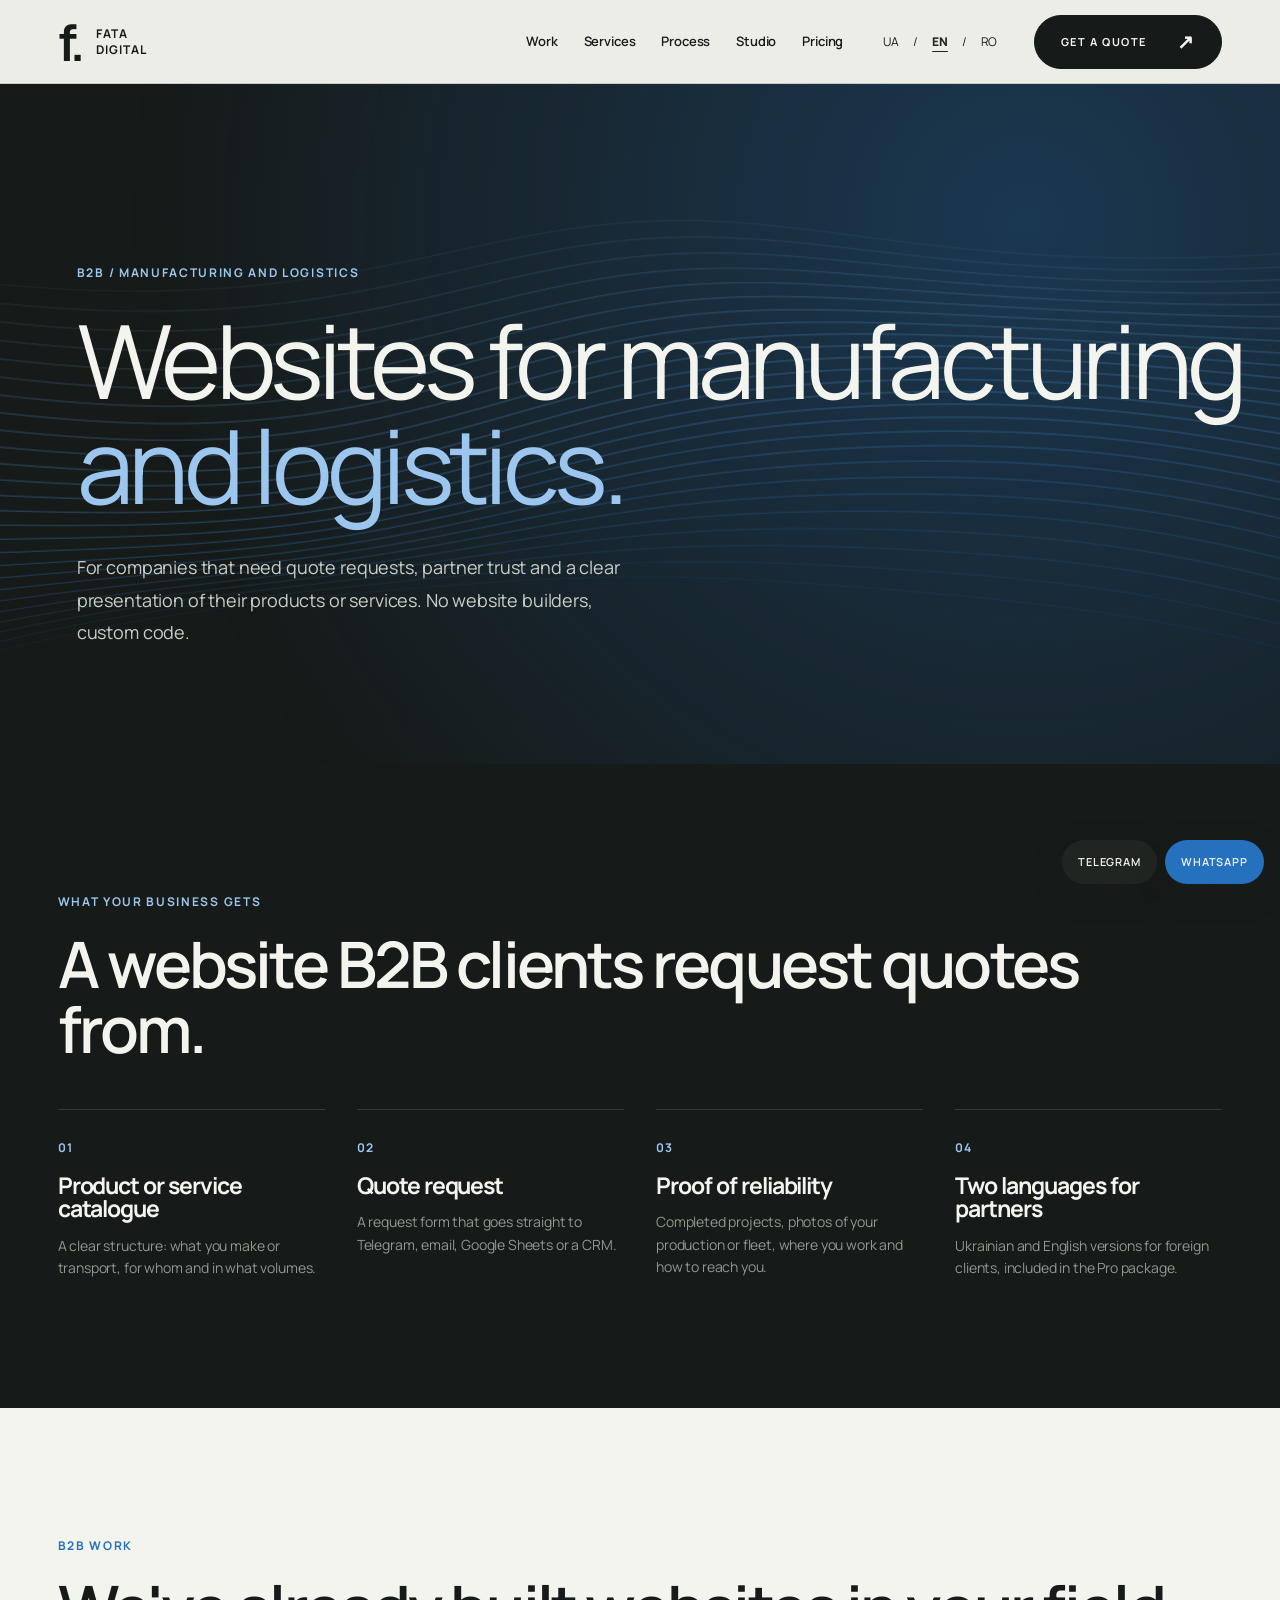
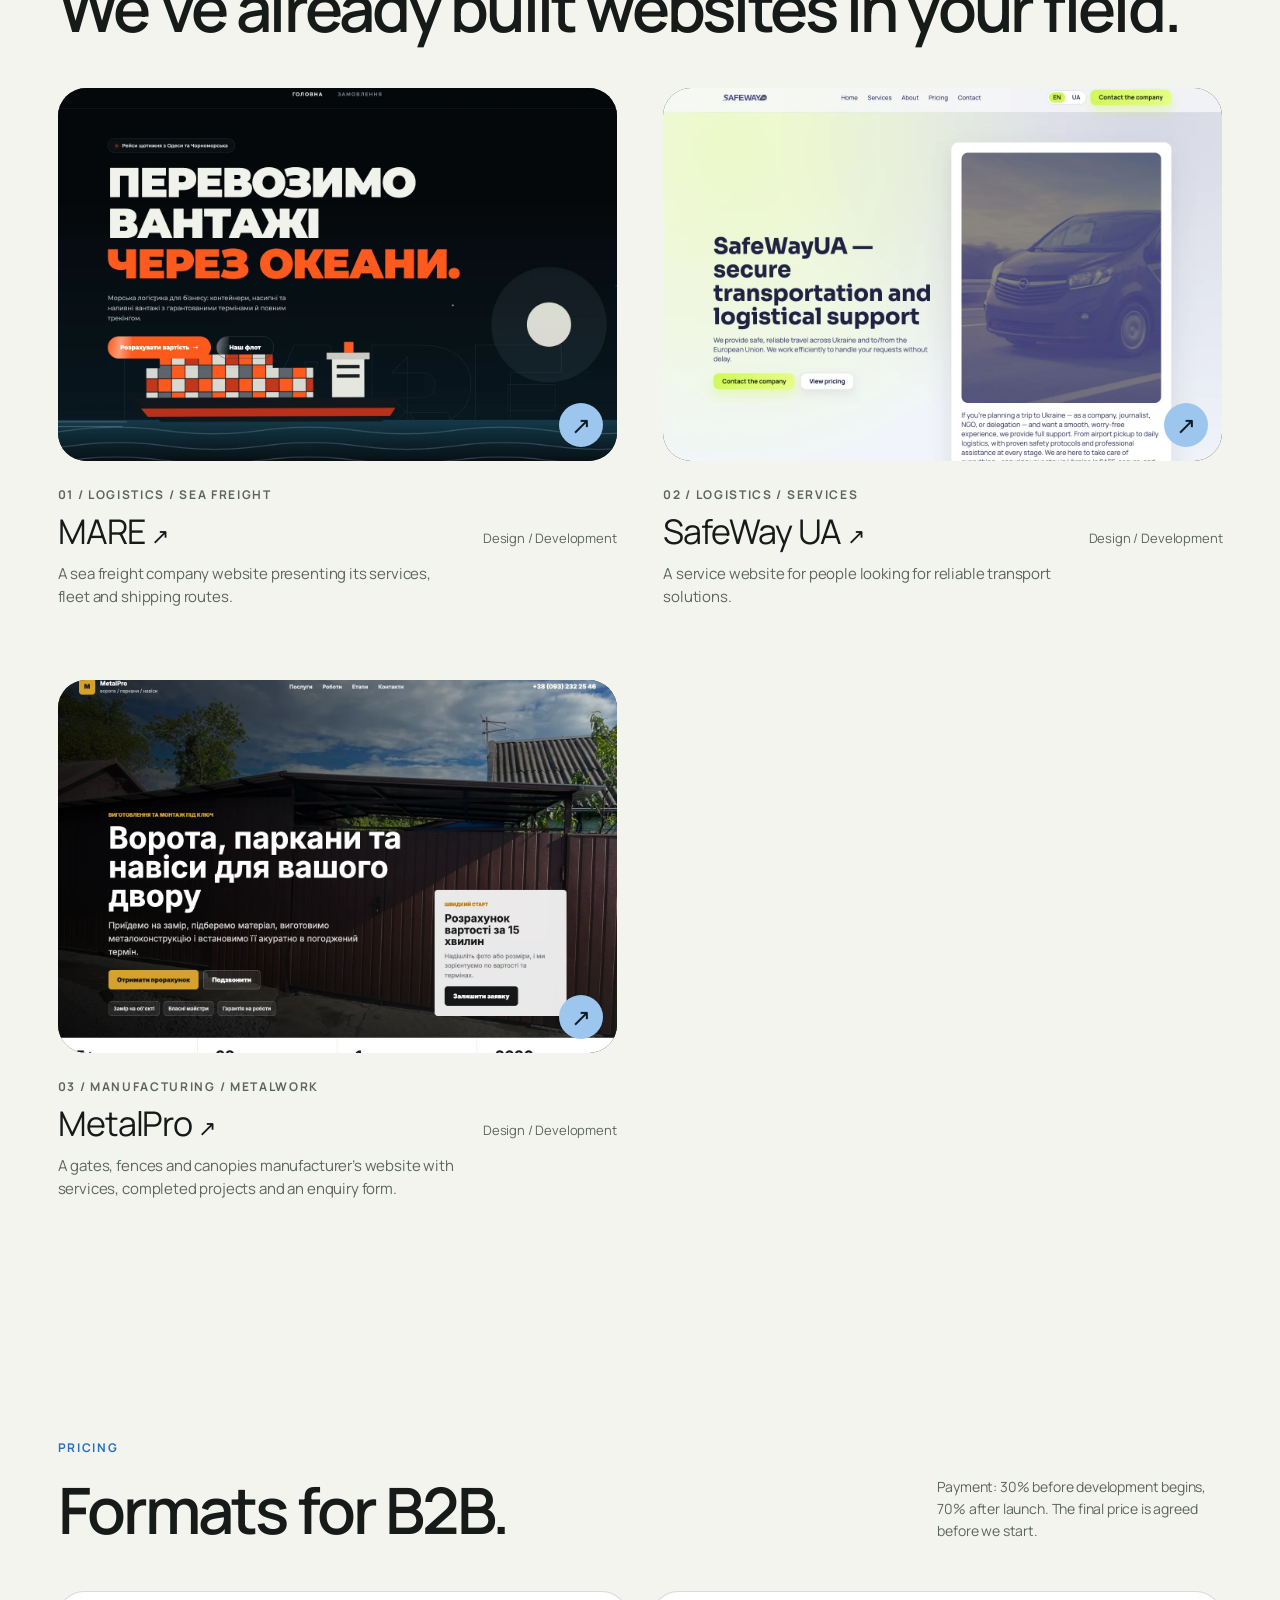
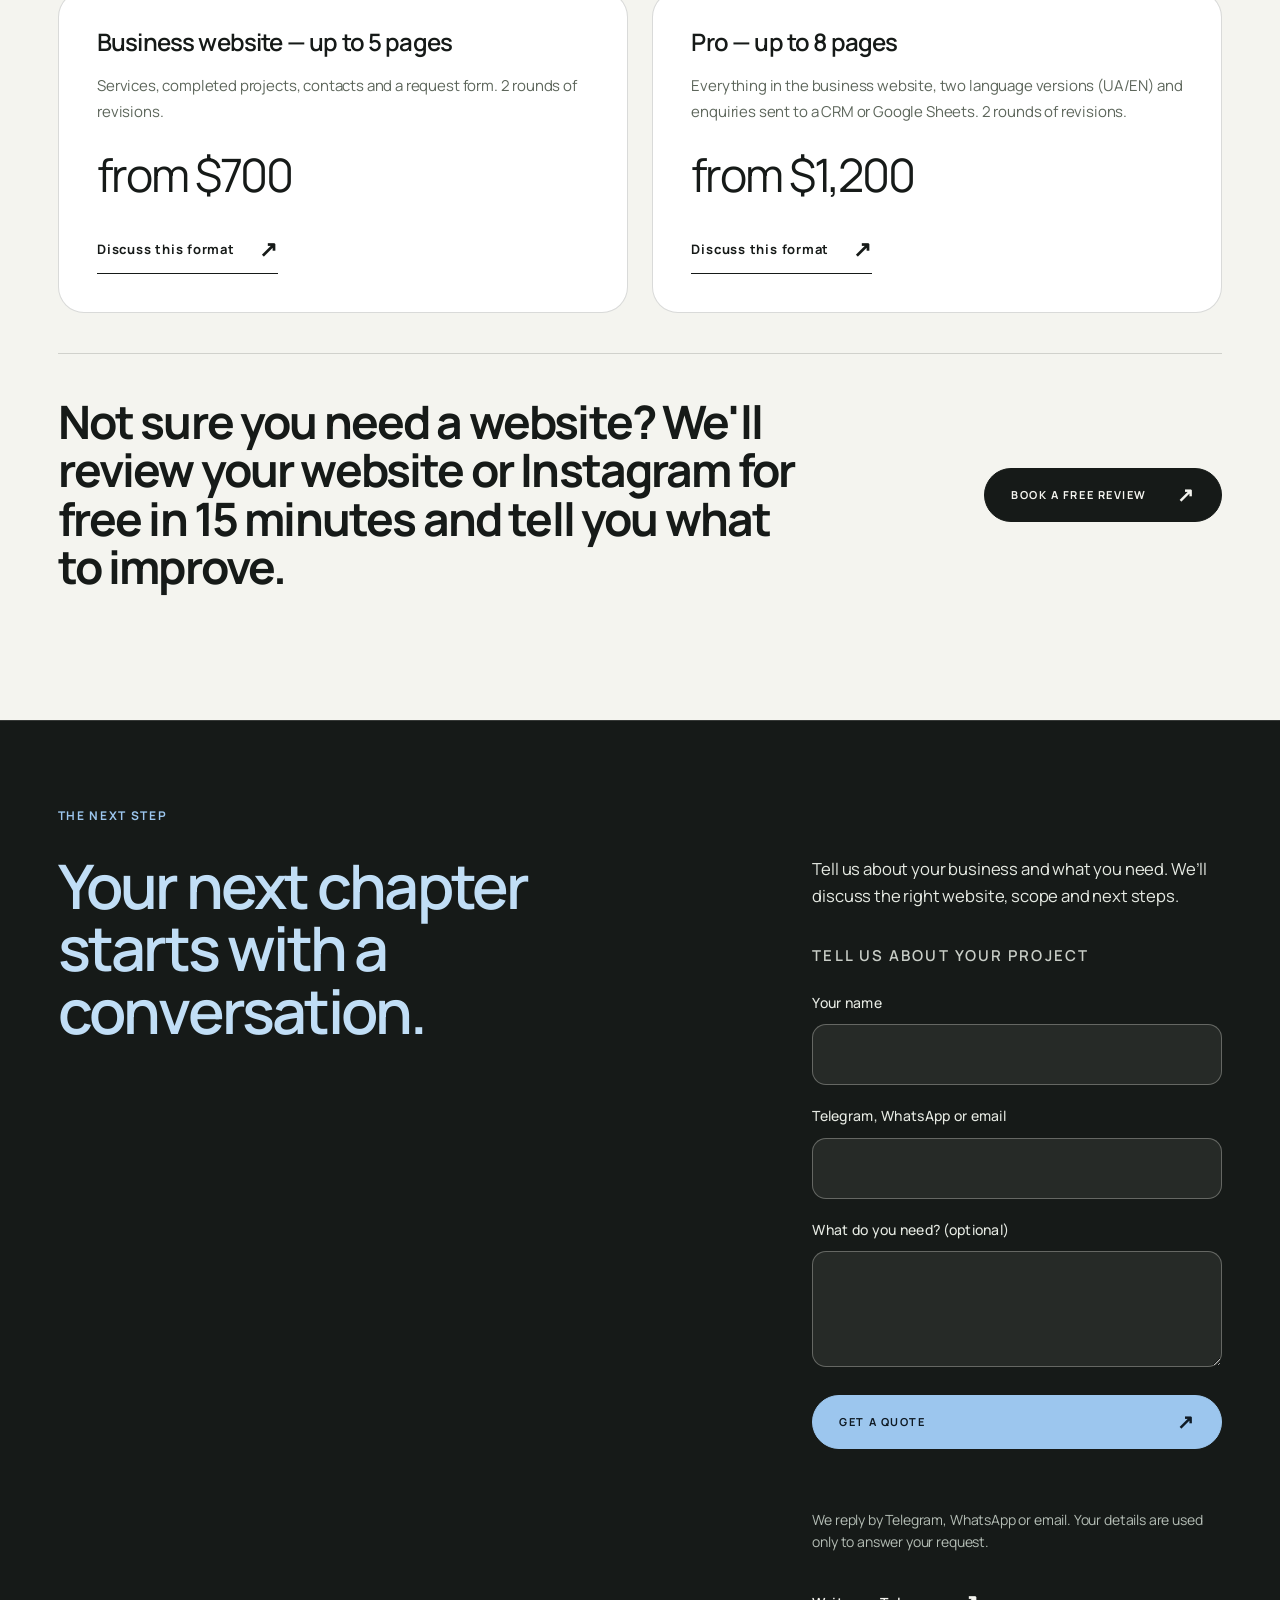
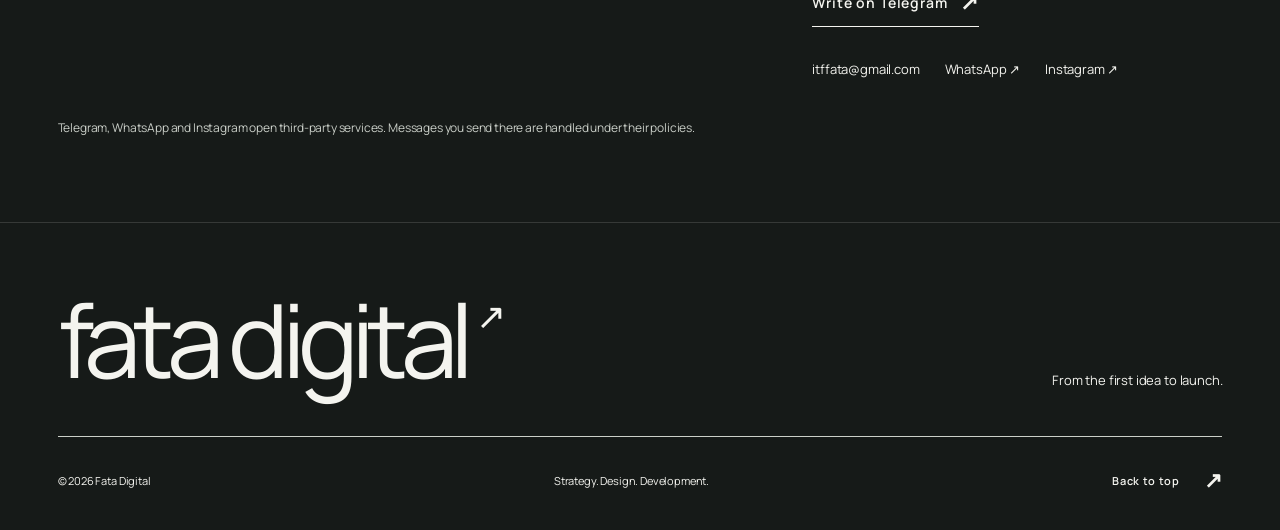
<file: en/b2b.html>
<!doctype html><html lang="en"><head>
<!-- Google tag (gtag.js) -->
<script async src="https://www.googletagmanager.com/gtag/js?id=AW-18498293585"></script>
<script>
  window.dataLayer = window.dataLayer || [];
  function gtag(){dataLayer.push(arguments);}
  gtag('consent', 'default', {'ad_storage': 'denied', 'ad_user_data': 'denied', 'ad_personalization': 'denied', 'analytics_storage': 'denied', 'wait_for_update': 500});
  try { if (localStorage.getItem('fata_consent') === 'granted') { gtag('consent', 'update', {'ad_storage': 'granted', 'ad_user_data': 'granted', 'ad_personalization': 'granted', 'analytics_storage': 'granted'}); } } catch (e) {}
  gtag('js', new Date());

  gtag('config', 'AW-18498293585');
</script>
<meta charset="utf-8"><meta name="viewport" content="width=device-width, initial-scale=1"><meta name="theme-color" content="#f4f4ef"><title>Websites for Manufacturing & Logistics | Fata Digital</title><meta name="description" content="Websites for manufacturing and logistics companies: catalogue, quote requests, two languages for partners. Work: MARE, SafeWay UA, MetalPro."><link rel="canonical" href="https://fatadigital.online/b2b.html"><meta property="og:type" content="website"><meta property="og:title" content="Websites for Manufacturing & Logistics | Fata Digital"><meta property="og:description" content="Websites for manufacturing and logistics companies: catalogue, quote requests, two languages for partners. Work: MARE, SafeWay UA, MetalPro."><meta property="og:url" content="https://fatadigital.online/b2b.html"><meta property="og:image" content="https://fatadigital.online/assets/social.jpg"><meta property="og:locale" content="en_US"><meta name="twitter:card" content="summary_large_image"><link rel="icon" href="../assets/favicon.svg" type="image/svg+xml"><link rel="stylesheet" href="../styles.css?v=20261110a"><script src="../translations.js?v=20261110a" defer></script><script src="../script.js?v=20261110a" defer></script><link rel="alternate" hreflang="uk" href="https://fatadigital.online/uk/b2b.html"><link rel="alternate" hreflang="en" href="https://fatadigital.online/b2b.html"><link rel="alternate" hreflang="ro" href="https://fatadigital.online/ro/b2b.html"><link rel="alternate" hreflang="x-default" href="https://fatadigital.online/b2b.html"></head><body data-page="b2b"><a data-i18n="skip" class="skip" href="#main">Skip to content</a><header class="header"><a class="brand" href="index.html" aria-label="Fata Digital"><span class="brand-symbol" aria-hidden="true">f.</span><span>FATA<br>DIGITAL</span></a><nav id="navigation" data-label="nav" aria-label="Main navigation"><a data-i18n="work" href="index.html#works">Work</a><a data-i18n="services" href="index.html#services">Services</a><a data-i18n="process" href="index.html#process">Process</a><a data-i18n="studio" href="index.html#studio">Studio</a><a data-i18n="prices" href="prices.html">Pricing</a><a class="menu-contact" href="index.html#contact" data-i18n="start">Start a project</a></nav><div class="header-tools"><div class="languages" role="group" aria-label="Language" data-label="language"><a href="../uk/b2b.html" data-lang="uk" lang="uk">UA</a><span aria-hidden="true">/</span><a href="../b2b.html" data-lang="en" lang="en" aria-current="page">EN</a><span aria-hidden="true">/</span><a href="../ro/b2b.html" data-lang="ro" lang="ro">RO</a></div><a class="button header-cta" href="index.html#contact"><span data-i18n="start" >Start a project</span><span aria-hidden="true">↗</span></a><button class="menu-toggle" type="button" aria-controls="navigation" aria-expanded="false" aria-label="Open menu"><span></span><span></span></button></div></header><main id="main"><section class="pricing-hero section"><canvas class="hero-flow" aria-hidden="true"></canvas><p data-i18n="b2blabel" class="eyebrow">B2B / Manufacturing and logistics</p><h1><span data-i18n="b2bline1">Websites for manufacturing</span><br><span data-i18n="b2bline2">and logistics.</span></h1><p data-i18n="b2bintro" class="large-copy">For companies that need quote requests, partner trust and a clear presentation of their products or services. No website builders, custom code.</p></section><section class="section ig-why"><div class="section-heading"><div><p data-i18n="b2bneedslabel" class="eyebrow">What your business gets</p><h2 data-i18n="b2bneedstitle">A website B2B clients request quotes from.</h2></div></div><div class="ig-grid"><article><span class="index">01</span><h3 data-i18n="b2bn0">Product or service catalogue</h3><p data-i18n="b2bnc0">A clear structure: what you make or transport, for whom and in what volumes.</p></article><article><span class="index">02</span><h3 data-i18n="b2bn1">Quote request</h3><p data-i18n="b2bnc1">A request form that goes straight to Telegram, email, Google Sheets or a CRM.</p></article><article><span class="index">03</span><h3 data-i18n="b2bn2">Proof of reliability</h3><p data-i18n="b2bnc2">Completed projects, photos of your production or fleet, where you work and how to reach you.</p></article><article><span class="index">04</span><h3 data-i18n="b2bn3">Two languages for partners</h3><p data-i18n="b2bnc3">Ukrainian and English versions for foreign clients, included in the Pro package.</p></article></div></section><section class="work section b2b-works" id="works"><div class="section-heading"><div><p data-i18n="b2bworkslabel" class="eyebrow">B2B work</p><h2 data-i18n="b2bworkstitle">We've already built websites in your field.</h2></div></div><div class="project-grid"><article class="project project-mare"><a class="project-image" data-project="mare" href="https://work.fatadigital.online/mare/" target="_blank" rel="noopener noreferrer" aria-label="View MARE — opens in a new tab"><div class="project-browser" aria-hidden="true"><i></i><i></i><i></i><span>MARE</span></div><img src="../assets/projects/mare.webp" width="1440" height="1000" loading="lazy" data-alt="mare" alt="Website preview: MARE"><span class="project-open" aria-hidden="true">↗</span></a><div class="project-meta"><div><p class="eyebrow">01 / <span data-i18n="cat_mare" >Logistics / Sea Freight</span></p><h3><a href="https://work.fatadigital.online/mare/" target="_blank" rel="noopener noreferrer">MARE <span aria-hidden="true">↗</span></a></h3></div><p data-i18n="web" class="project-service">Design / Development</p></div><p data-i18n="desc_mare" class="project-description">A sea freight company website presenting its services, fleet and shipping routes.</p></article><article class="project project-safeway"><a class="project-image" data-project="safeway" href="https://safewayua.com" target="_blank" rel="noopener noreferrer" aria-label="View SafeWay UA — opens in a new tab"><div class="project-browser" aria-hidden="true"><i></i><i></i><i></i><span>SafeWay UA</span></div><img src="../assets/projects/safeway.webp" width="1440" height="1000" loading="lazy" data-alt="safeway" alt="Website preview: SafeWay UA"><span class="project-open" aria-hidden="true">↗</span></a><div class="project-meta"><div><p class="eyebrow">02 / <span data-i18n="cat_safeway" >Logistics / Services</span></p><h3><a href="https://safewayua.com" target="_blank" rel="noopener noreferrer">SafeWay UA <span aria-hidden="true">↗</span></a></h3></div><p data-i18n="web" class="project-service">Design / Development</p></div><p data-i18n="desc_safeway" class="project-description">A service website for people looking for reliable transport solutions.</p></article><article class="project project-metalpro"><a class="project-image" data-project="metalpro" href="https://metalpro.in.ua/" target="_blank" rel="noopener noreferrer" aria-label="View MetalPro — opens in a new tab"><div class="project-browser" aria-hidden="true"><i></i><i></i><i></i><span>MetalPro</span></div><img src="../assets/projects/metalpro.webp" width="1440" height="1000" loading="lazy" data-alt="metalpro" alt="Website preview: MetalPro"><span class="project-open" aria-hidden="true">↗</span></a><div class="project-meta"><div><p class="eyebrow">03 / <span data-i18n="cat_metalpro" >Manufacturing / Metalwork</span></p><h3><a href="https://metalpro.in.ua/" target="_blank" rel="noopener noreferrer">MetalPro <span aria-hidden="true">↗</span></a></h3></div><p data-i18n="web" class="project-service">Design / Development</p></div><p data-i18n="desc_metalpro" class="project-description">A gates, fences and canopies manufacturer’s website with services, completed projects and an enquiry form.</p></article></div></section><section class="section formats"><div class="section-heading"><div><p data-i18n="b2bpricelabel" class="eyebrow">Pricing</p><h2 data-i18n="b2bpricetitle">Formats for B2B.</h2></div><p data-i18n="b2bpricenote">Payment: 30% before development begins, 70% after launch. The final price is agreed before we start.</p></div><div class="format-grid b2b-formats"><article><h3 data-i18n="b2bp0">Business website — up to 5 pages</h3><p data-i18n="b2bpc0">Services, completed projects, contacts and a request form. 2 rounds of revisions.</p><strong data-i18n="amountb2b0">from $700</strong><a class="text-link" href="#contact"><span data-i18n="formatcta">Discuss this format</span><span aria-hidden="true">↗</span></a></article><article><h3 data-i18n="b2bp1">Pro — up to 8 pages</h3><p data-i18n="b2bpc1">Everything in the business website, two language versions (UA/EN) and enquiries sent to a CRM or Google Sheets. 2 rounds of revisions.</p><strong data-i18n="amountb2b1">from $1,200</strong><a class="text-link" href="#contact"><span data-i18n="formatcta">Discuss this format</span><span aria-hidden="true">↗</span></a></article></div><div class="section-cta audit-cta"><p data-i18n="audit">Not sure you need a website? We'll review your website or Instagram for free in 15 minutes and tell you what to improve.</p><a class="button button-dark" href="https://t.me/itffata" target="_blank" rel="noopener noreferrer"><span data-i18n="auditcta">Book a free review</span><span aria-hidden="true">↗</span></a></div></section><section class="contact" id="contact"><p data-i18n="contactlabel" class="eyebrow">The next step</p><div class="contact-grid"><h2 data-i18n="contacttitle" >Your next chapter starts with a conversation.</h2><div><p data-i18n="contactcopy" >Tell us about your business and what you need. We’ll discuss the right website, scope and next steps.</p><form class="lead-form" id="lead-form" method="POST" action="https://formsubmit.co/itffata@gmail.com" novalidate><input type="hidden" name="_subject" value="New enquiry from fatadigital.online (prices page)"><input type="hidden" name="_template" value="table"><input type="hidden" name="_captcha" value="false"><input type="hidden" name="_next" value=""><p data-i18n="formtitle" class="lead-title">Tell us about your project</p><div class="lead-row"><label for="lf-name" data-i18n="formname">Your name</label><input id="lf-name" name="name" type="text" autocomplete="name" required></div><div class="lead-row"><label for="lf-contact" data-i18n="formcontact">Telegram, WhatsApp or email</label><input id="lf-contact" name="contact" type="text" autocomplete="off" required></div><div class="lead-row"><label for="lf-msg" data-i18n="formmsg">What do you need? (optional)</label><textarea id="lf-msg" name="message" rows="3"></textarea></div><input type="text" name="_honey" tabindex="-1" autocomplete="off" class="lead-hp" aria-hidden="true"><button class="button button-dark" type="submit"><span data-i18n="formsend">Get a quote</span><span aria-hidden="true">↗</span></button><p class="lead-status" id="lead-status" role="status" aria-live="polite"></p><p data-i18n="formnote" class="lead-note">We reply by Telegram, WhatsApp or email. Your details are used only to answer your request.</p></form><a class="text-link contact-tg" href="https://t.me/itffata"><span data-i18n="tgwrite">Write on Telegram</span><span aria-hidden="true">↗</span></a><div class="socials"><a href="mailto:itffata@gmail.com">itffata@gmail.com</a><a href="https://wa.me/380969704543" target="_blank" rel="noopener noreferrer">WhatsApp ↗</a><a href="https://www.instagram.com/fata_digitall/" target="_blank" rel="noopener noreferrer">Instagram ↗</a></div></div></div><p data-i18n="formexternal" class="external-note">Telegram, WhatsApp and Instagram open third-party services. Messages you send there are handled under their policies.</p></section></main><div class="float-contact"><a href="https://t.me/itffata" target="_blank" rel="noopener noreferrer" aria-label="Telegram">Telegram</a><a href="https://wa.me/380969704543" target="_blank" rel="noopener noreferrer" aria-label="WhatsApp">WhatsApp</a></div><footer><div class="footer-top"><a class="footer-brand" href="index.html">fata digital<span aria-hidden="true">↗</span></a><p data-i18n="footnote" >From the first idea to launch.</p></div><div class="footer-bottom"><span>© <span id="year">2026</span> Fata Digital</span><span data-i18n="footline" >Strategy. Design. Development.</span><a class="text-link" href="#main"><span data-i18n="top" >Back to top</span><span aria-hidden="true">↗</span></a></div></footer></body></html>
</file>
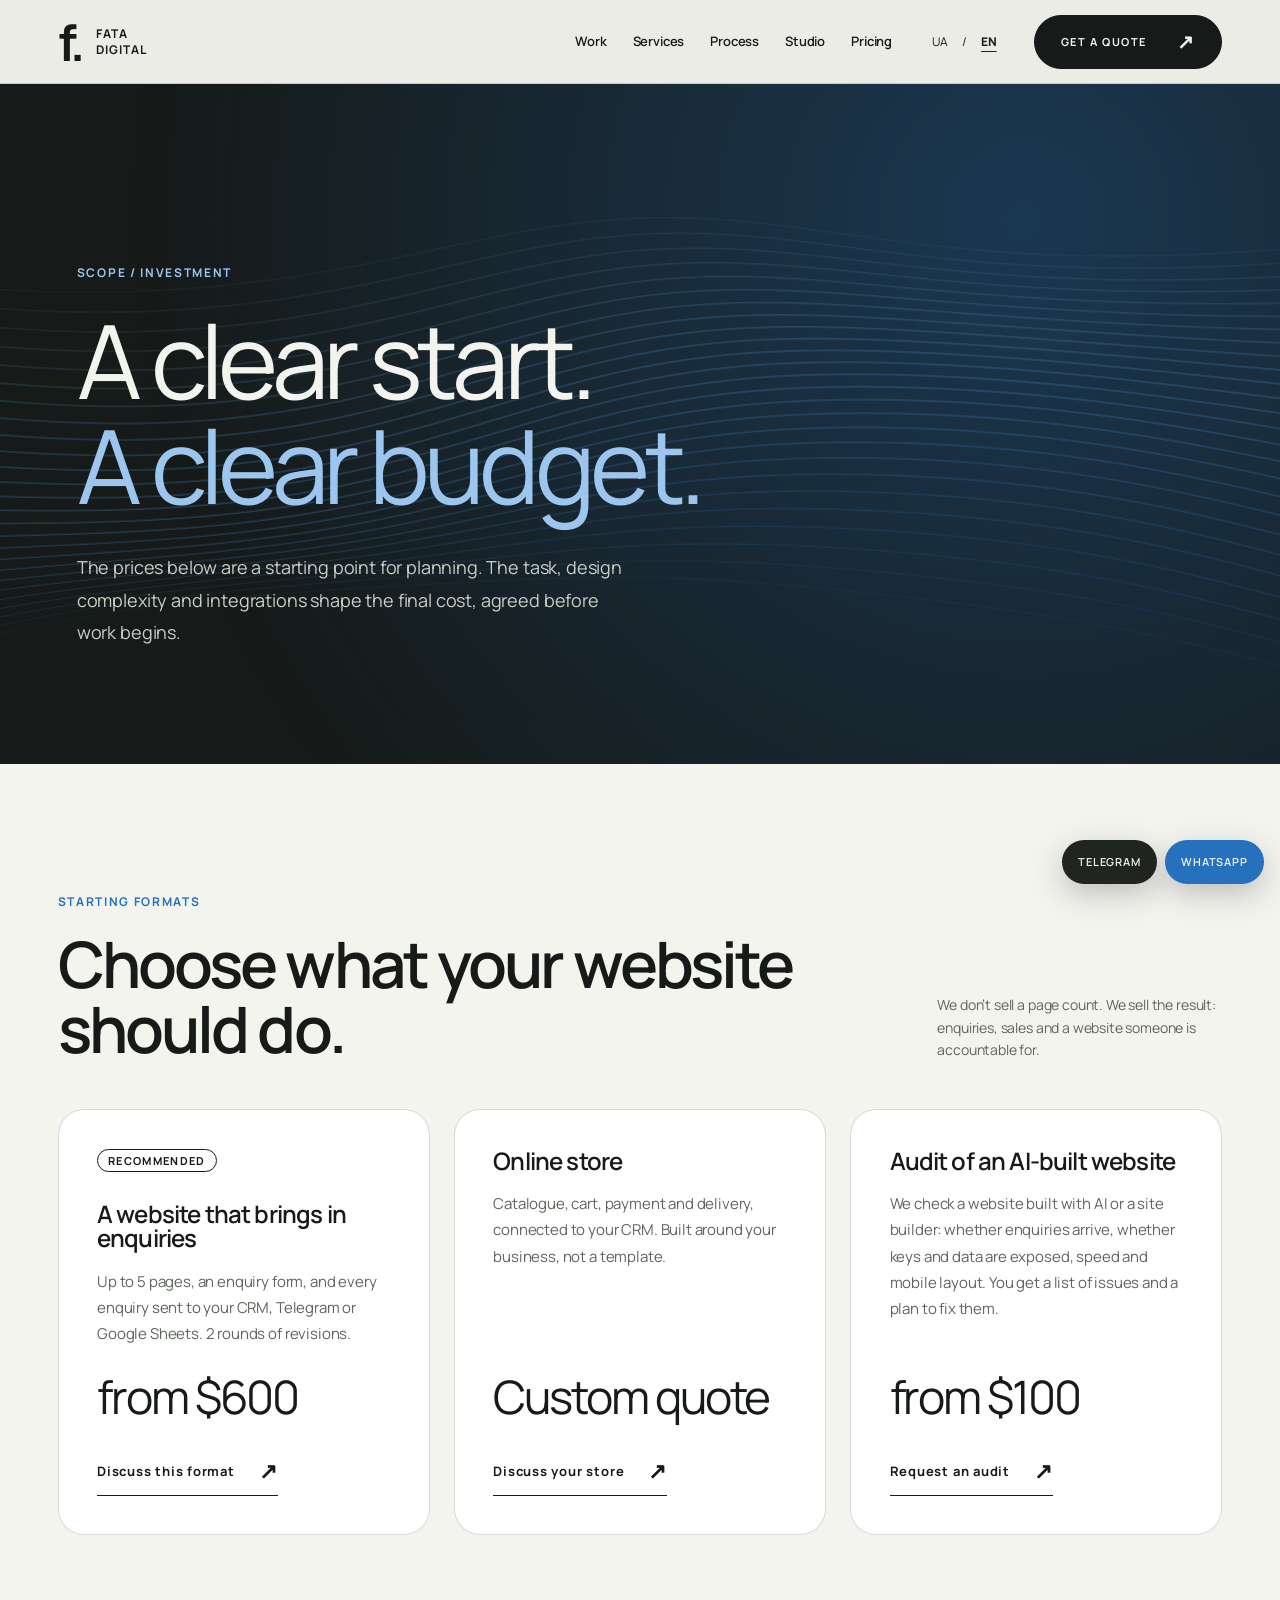
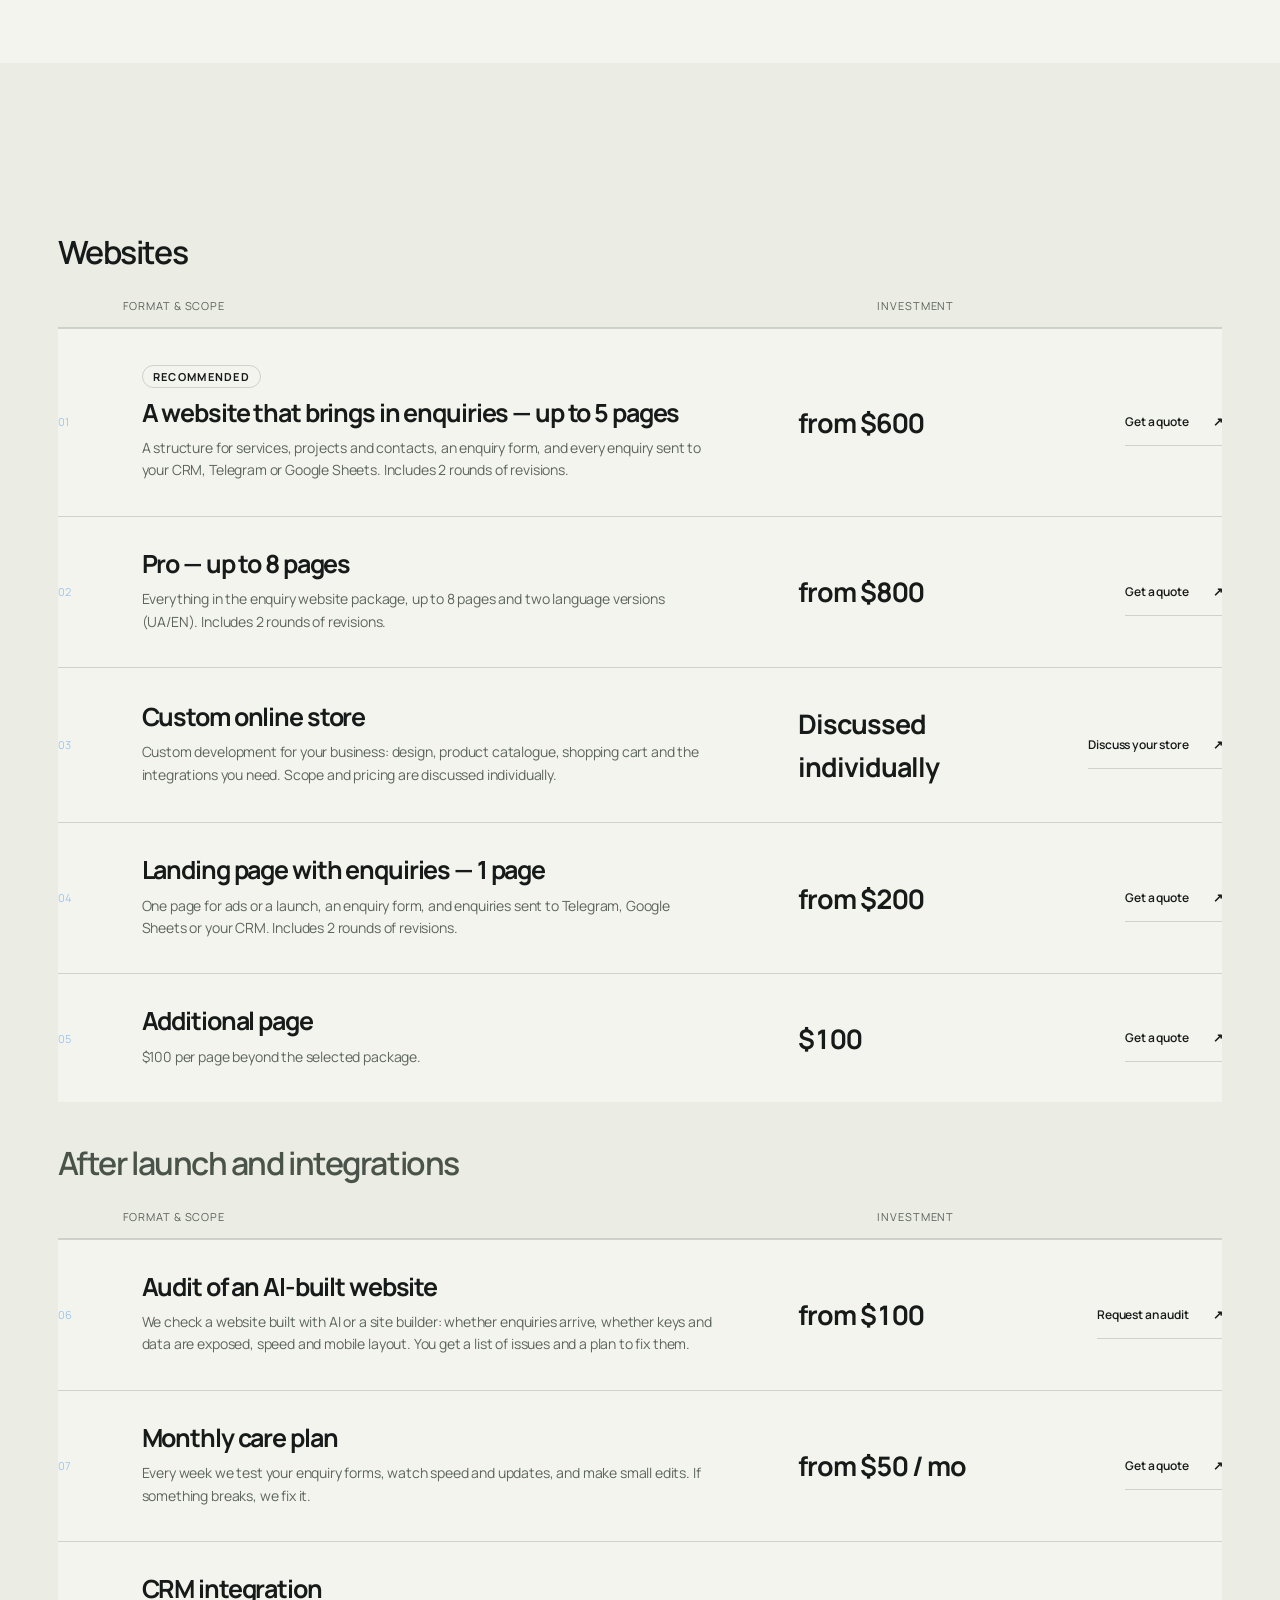
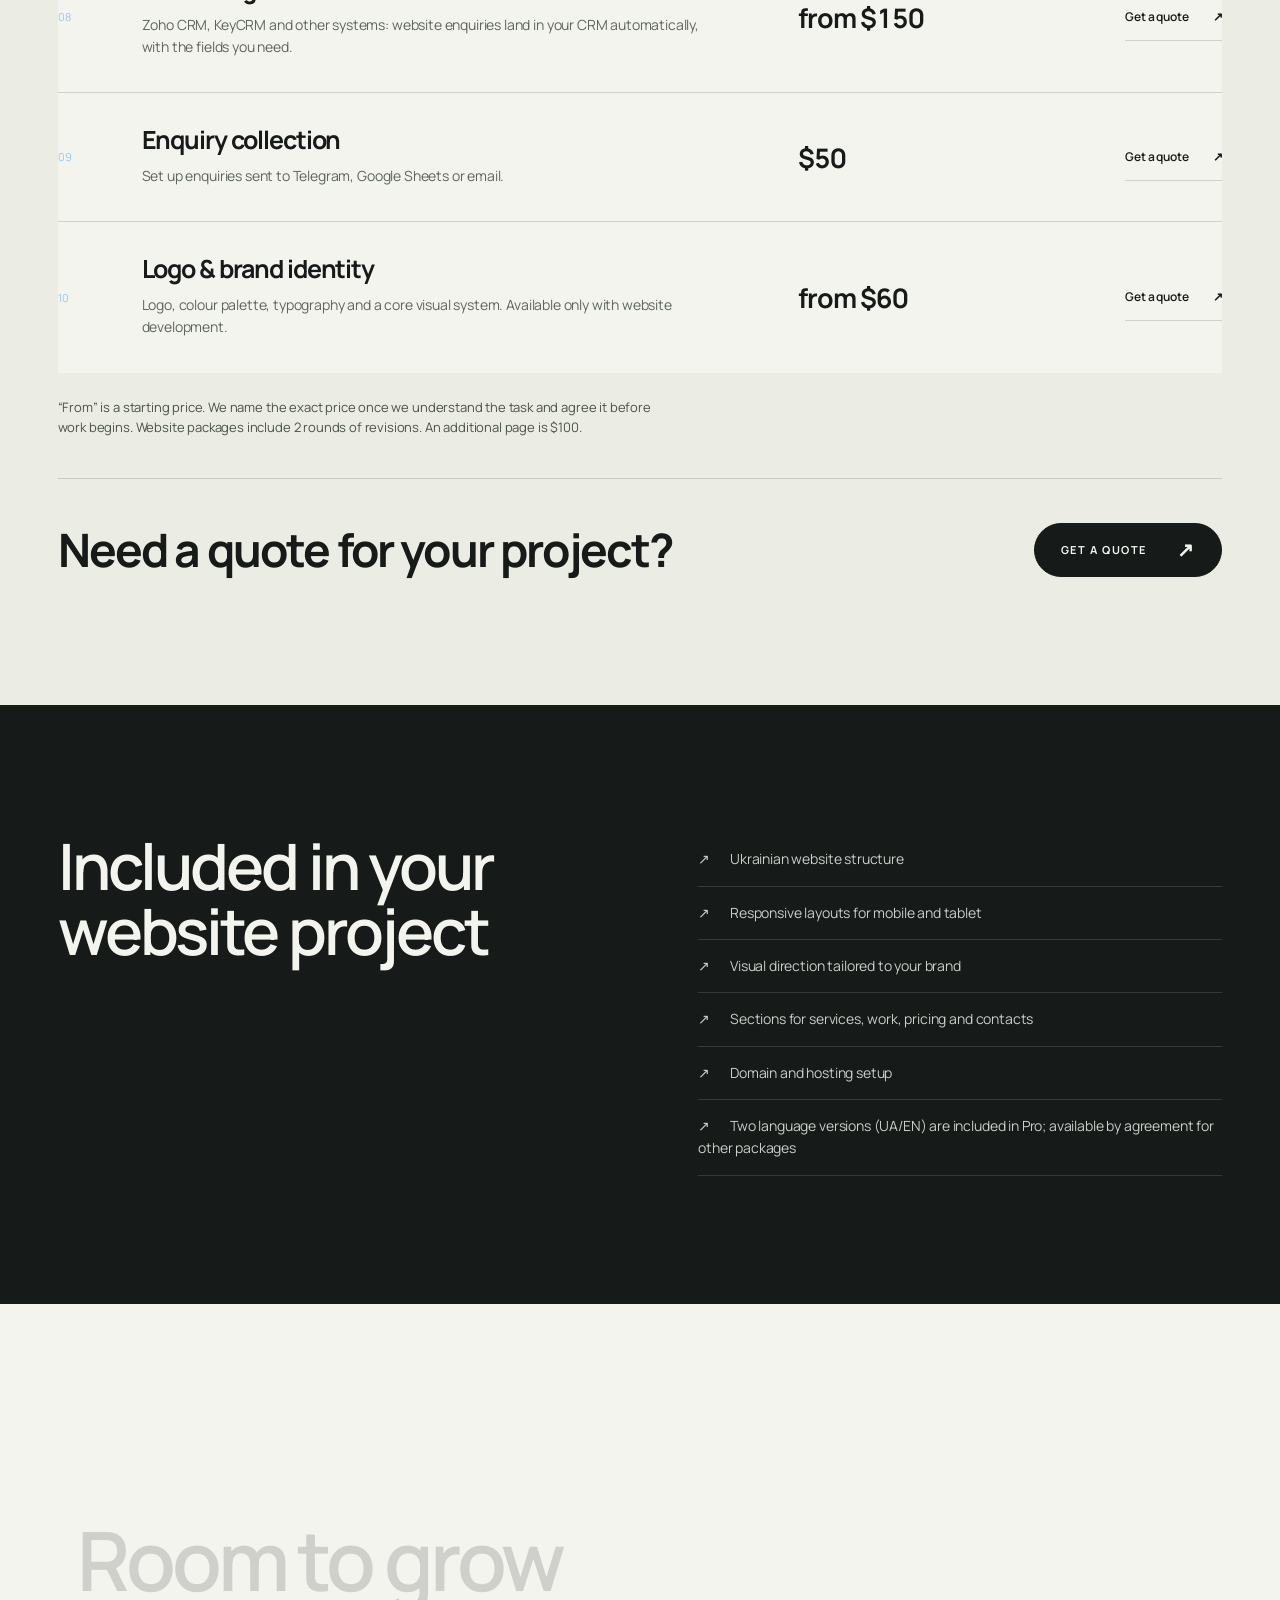
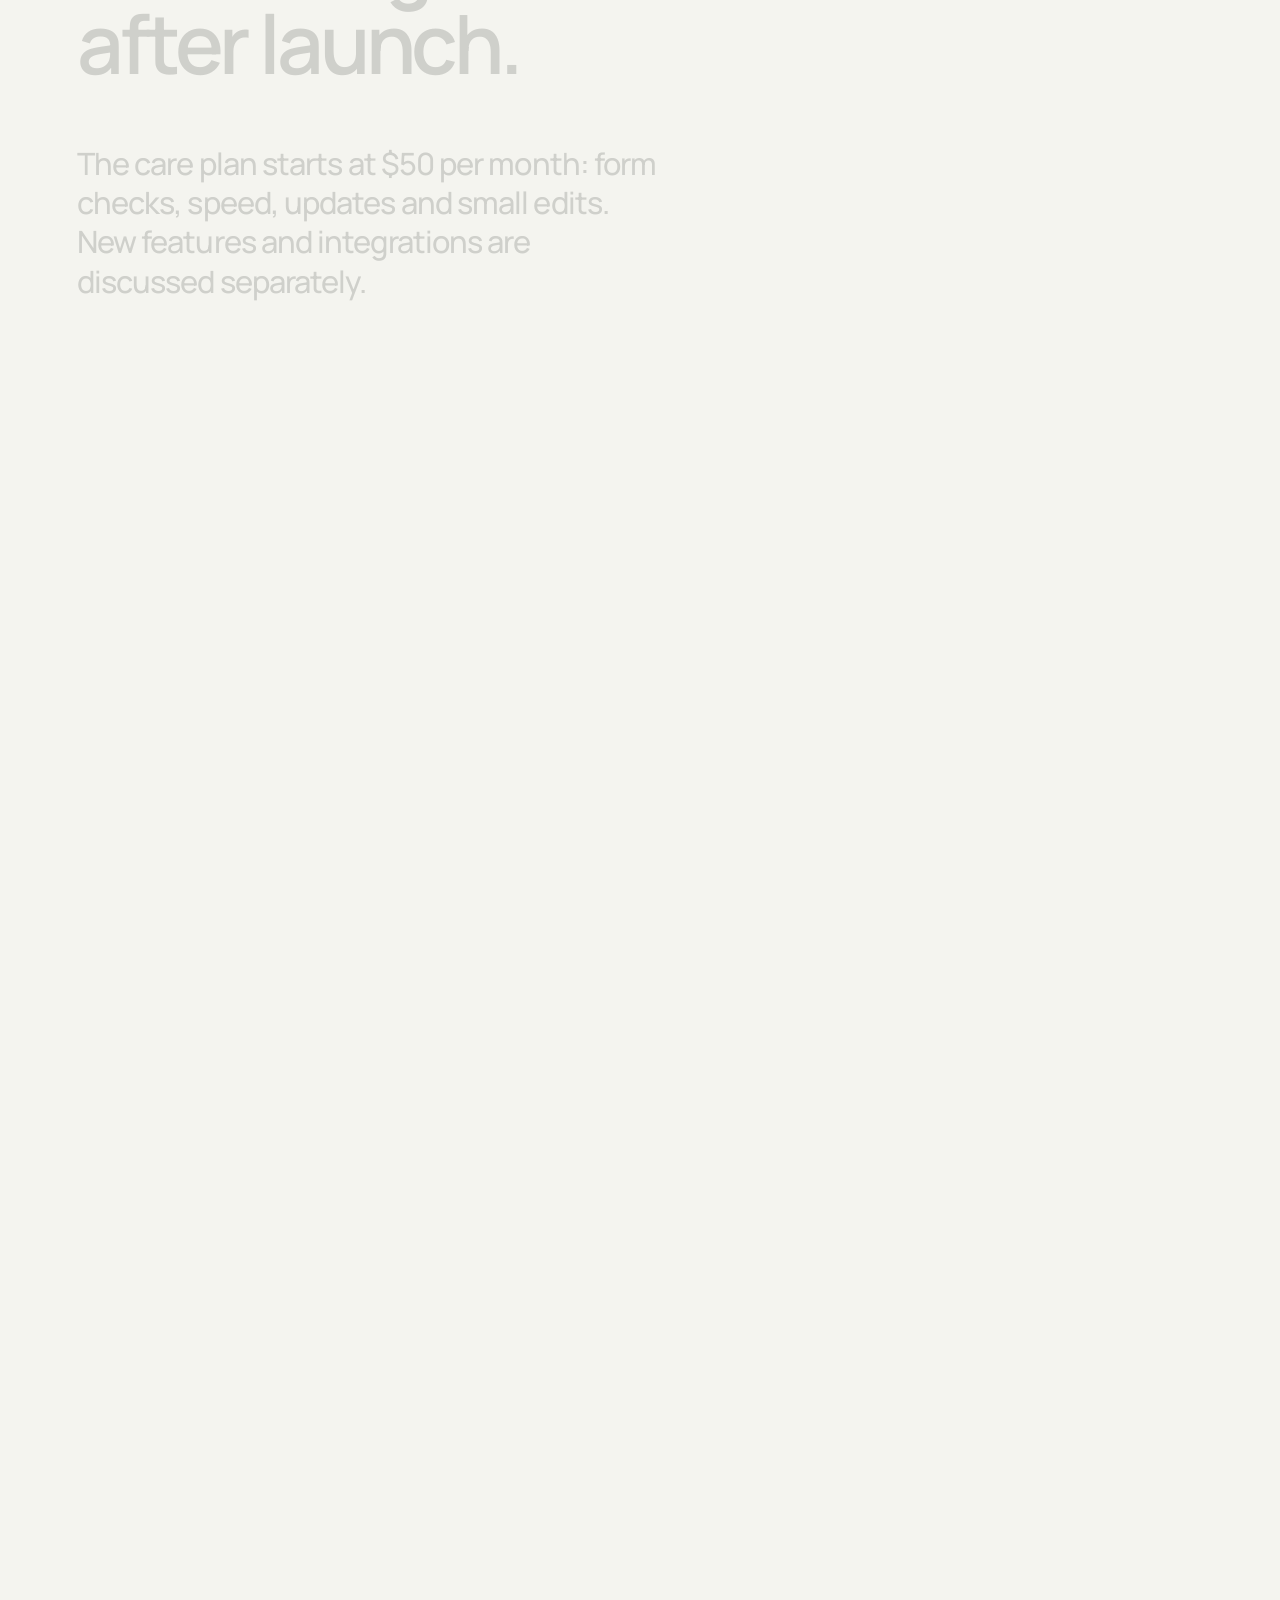
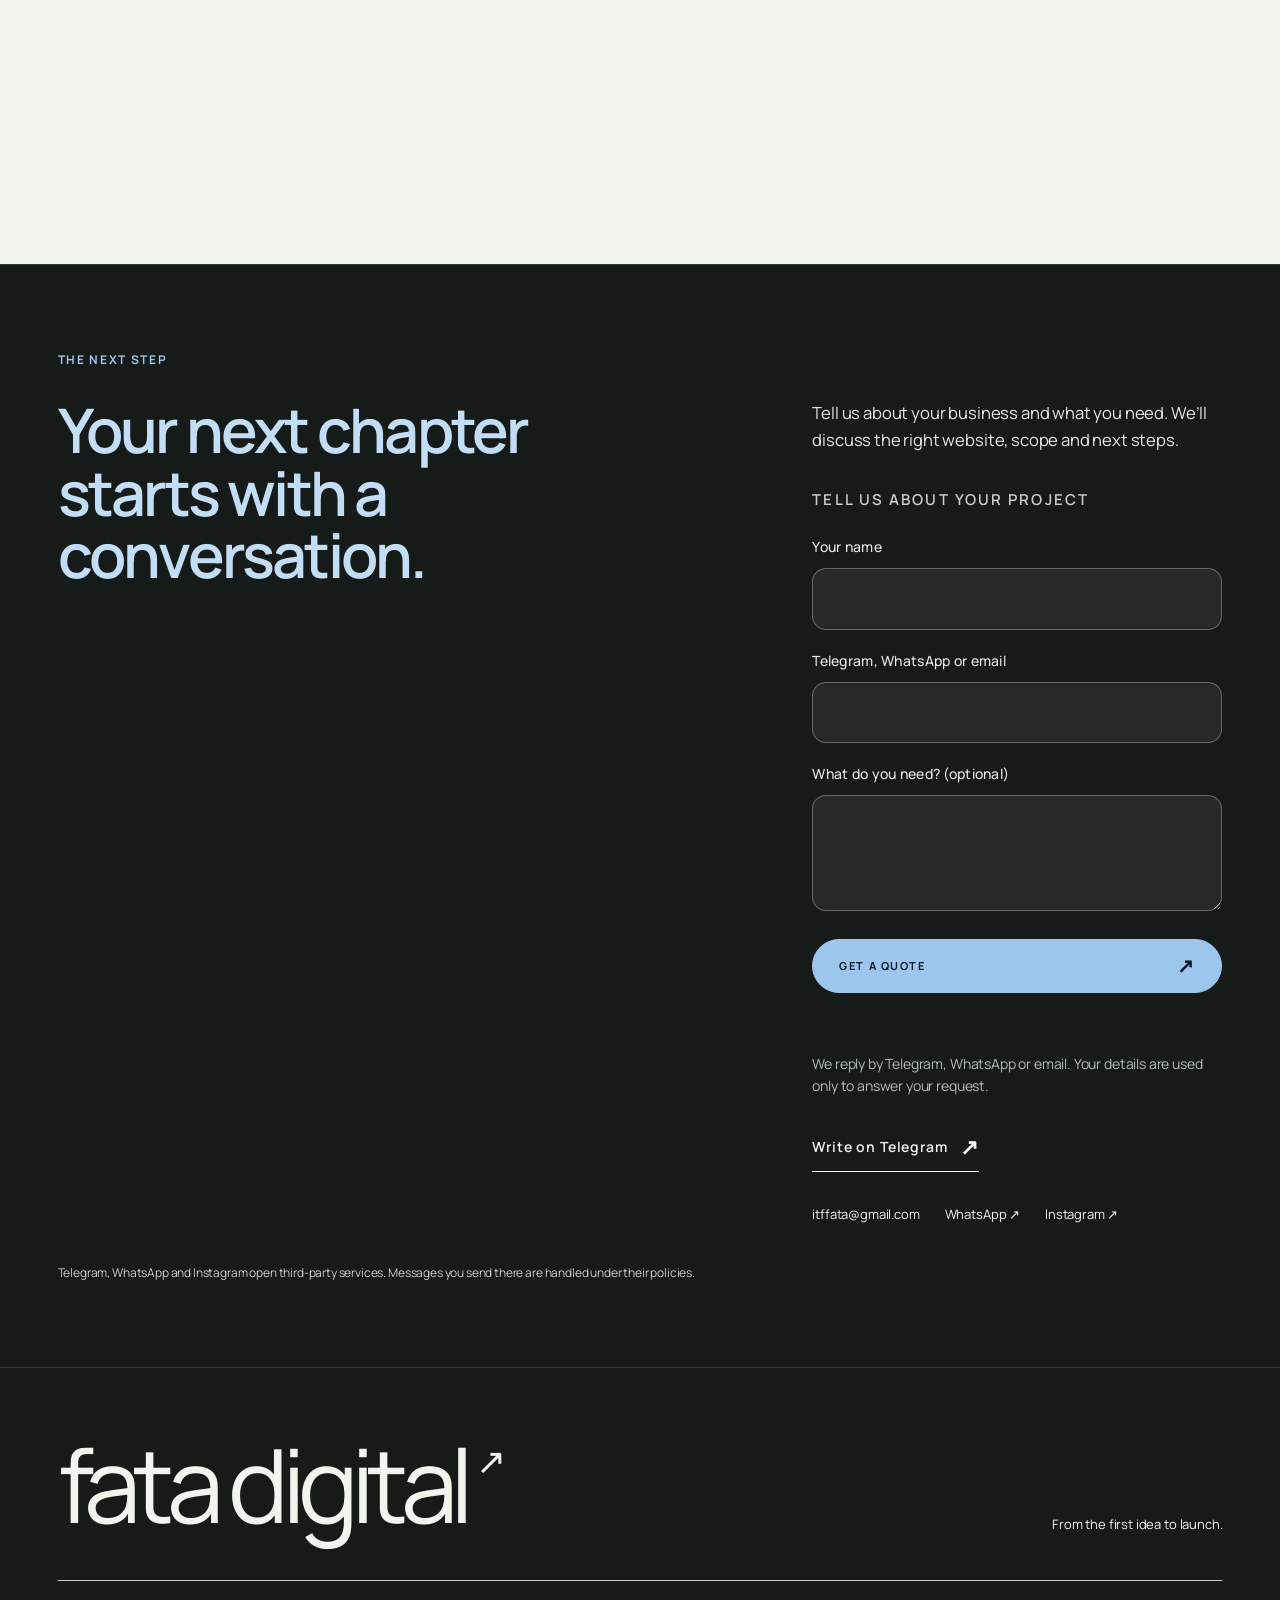
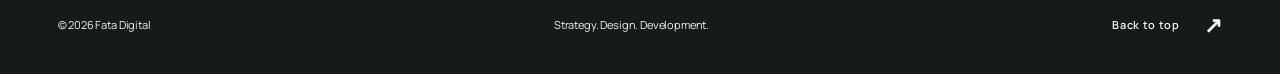
<file: en/prices.html>
<!doctype html><html lang="en"><head>
<!-- Google tag (gtag.js) -->
<script async src="https://www.googletagmanager.com/gtag/js?id=AW-18498293585"></script>
<script>
  window.dataLayer = window.dataLayer || [];
  function gtag(){dataLayer.push(arguments);}
  gtag('consent', 'default', {'ad_storage': 'denied', 'ad_user_data': 'denied', 'ad_personalization': 'denied', 'analytics_storage': 'denied', 'wait_for_update': 500});
  try { if (localStorage.getItem('fata_consent') === 'granted') { gtag('consent', 'update', {'ad_storage': 'granted', 'ad_user_data': 'granted', 'ad_personalization': 'granted', 'analytics_storage': 'granted'}); } } catch (e) {}
  gtag('js', new Date());

  gtag('config', 'AW-18498293585');
</script>
<meta charset="utf-8"><meta name="viewport" content="width=device-width, initial-scale=1"><meta name="theme-color" content="#f4f4ef"><title>Pricing | Fata Digital</title><meta name="description" content="Explore Fata Digital pricing for websites, brand identity, enquiry automation and CRM integration."><link rel="canonical" href="https://fatadigital.online/prices.html"><meta property="og:type" content="website"><meta property="og:title" content="Pricing | Fata Digital"><meta property="og:description" content="Explore Fata Digital pricing for websites, brand identity, enquiry automation and CRM integration."><meta property="og:url" content="https://fatadigital.online/prices.html"><meta property="og:image" content="https://fatadigital.online/assets/social.jpg"><meta property="og:locale" content="en_US"><meta name="twitter:card" content="summary_large_image"><link rel="icon" href="../assets/favicon.svg" type="image/svg+xml"><link rel="stylesheet" href="../styles.css?v=20261116a"><script src="../translations.js?v=20261116a" defer></script><script src="../script.js?v=20261116a" defer></script><link rel="alternate" hreflang="uk" href="https://fatadigital.online/uk/prices.html"><link rel="alternate" hreflang="en" href="https://fatadigital.online/prices.html"><link rel="alternate" hreflang="x-default" href="https://fatadigital.online/prices.html"></head><body data-page="prices"><a data-i18n="skip" class="skip" href="#main">Skip to content</a><header class="header"><a class="brand" href="index.html" aria-label="Fata Digital"><span class="brand-symbol" aria-hidden="true">f.</span><span>FATA<br>DIGITAL</span></a><nav id="navigation" data-label="nav" aria-label="Main navigation"><a data-i18n="work" href="index.html#works">Work</a><a data-i18n="services" href="index.html#services">Services</a><a data-i18n="process" href="index.html#process">Process</a><a data-i18n="studio" href="index.html#studio">Studio</a><a data-i18n="prices" href="prices.html">Pricing</a><a class="menu-contact" href="index.html#contact" data-i18n="start">Start a project</a></nav><div class="header-tools"><div class="languages" role="group" aria-label="Language" data-label="language"><a href="../uk/prices.html" data-lang="uk" lang="uk">UA</a><span aria-hidden="true">/</span><a href="../prices.html" data-lang="en" lang="en" aria-current="page">EN</a></div><a class="button header-cta" href="index.html#contact"><span data-i18n="start" >Start a project</span><span aria-hidden="true">↗</span></a><button class="menu-toggle" type="button" aria-controls="navigation" aria-expanded="false" aria-label="Open menu"><span></span><span></span></button></div></header><main id="main"><section class="pricing-hero section"><canvas class="hero-flow" aria-hidden="true"></canvas><p data-i18n="pricinglabel" class="eyebrow">Scope / Investment</p><h1><span data-i18n="pricingline1">A clear start.</span><br><span data-i18n="pricingline2">A clear budget.</span></h1><p data-i18n="pricingintro" class="large-copy">The prices below are a starting point for planning. The task, design complexity and integrations shape the final cost, agreed before work begins.</p></section><section class="section formats"><div class="section-heading"><div><p data-i18n="formatslabel" class="eyebrow">Starting formats</p><h2 data-i18n="np_f_title">Choose what your website should do.</h2></div><p data-i18n="np_f_intro">We don’t sell a page count. We sell the result: enquiries, sales and a website someone is accountable for.</p></div><div class="format-grid"><article><span class="badge-rec" data-i18n="recommended">Recommended</span><h3 data-i18n="np_lead">A website that brings in enquiries</h3><p data-i18n="np_lead_c">Up to 5 pages, an enquiry form, and every enquiry sent to your CRM, Telegram or Google Sheets. 2 rounds of revisions.</p><strong data-i18n="np_lead_a">from $600</strong><a class="text-link" href="#contact"><span data-i18n="formatcta">Discuss this format</span><span aria-hidden="true">↗</span></a></article><article><h3 data-i18n="np_store">Online store</h3><p data-i18n="np_store_c">Catalogue, cart, payment and delivery, connected to your CRM. Built around your business, not a template.</p><strong data-i18n="np_store_a">Custom quote</strong><a class="text-link" href="https://t.me/itffata" target="_blank" rel="noopener noreferrer"><span data-i18n="storecta">Discuss your store</span><span aria-hidden="true">↗</span></a></article><article><h3 data-i18n="np_audit">Audit of an AI-built website</h3><p data-i18n="np_audit_c">We check a website built with AI or a site builder: whether enquiries arrive, whether keys and data are exposed, speed and mobile layout. You get a list of issues and a plan to fix them.</p><strong data-i18n="np_audit_a">from $100</strong><a class="text-link" href="#contact"><span data-i18n="np_audit_cta">Request an audit</span><span aria-hidden="true">↗</span></a></article></div></section><section class="section price-section"><h2 data-i18n="websites" >Websites</h2><div class="price-columns" aria-hidden="true"><span data-i18n="scope">Format &amp; scope</span><span data-i18n="cost">Investment</span></div><div class="price-list"><article><span class="index">01</span><div><span class="badge-rec" data-i18n="recommended">Recommended</span><h3 data-i18n="np_lead_l">A website that brings in enquiries — up to 5 pages</h3><p data-i18n="np_lead_ld">A structure for services, projects and contacts, an enquiry form, and every enquiry sent to your CRM, Telegram or Google Sheets. Includes 2 rounds of revisions.</p></div><strong data-i18n="np_lead_a">from $600</strong><a class="text-link" href="#contact"><span data-i18n="start">Get a quote</span><span aria-hidden="true">↗</span></a></article><article><span class="index">02</span><div><h3 data-i18n="pricepro">Pro — up to 8 pages</h3><p data-i18n="np_pro_d">Everything in the enquiry website package, up to 8 pages and two language versions (UA/EN). Includes 2 rounds of revisions.</p></div><strong data-i18n="amountpro">from $800</strong><a class="text-link" href="#contact"><span data-i18n="start">Get a quote</span><span aria-hidden="true">↗</span></a></article><article class="price-store"><span class="index">03</span><div><h3 data-i18n="storepricingtitle">Custom online store</h3><p data-i18n="storepriced">Custom development for your business: design, product catalogue, shopping cart and the integrations you need. Scope and pricing are discussed individually.</p></div><strong data-i18n="storeprice">Discussed individually</strong><a class="text-link" href="https://t.me/itffata" target="_blank" rel="noopener noreferrer"><span data-i18n="storecta">Discuss your store</span><span aria-hidden="true">↗</span></a></article><article><span class="index">04</span><div><h3 data-i18n="np_land">Landing page with enquiries — 1 page</h3><p data-i18n="np_land_d">One page for ads or a launch, an enquiry form, and enquiries sent to Telegram, Google Sheets or your CRM. Includes 2 rounds of revisions.</p></div><strong data-i18n="np_land_a">from $200</strong><a class="text-link" href="#contact"><span data-i18n="start">Get a quote</span><span aria-hidden="true">↗</span></a></article><article><span class="index">05</span><div><h3 data-i18n="price2">Additional page</h3><p data-i18n="priced2">$100 per page beyond the selected package.</p></div><strong data-i18n="amount2">$100</strong><a class="text-link" href="#contact"><span data-i18n="start">Get a quote</span><span aria-hidden="true">↗</span></a></article></div><h2 data-i18n="np_addons" >After launch and integrations</h2><div class="price-columns" aria-hidden="true"><span data-i18n="scope">Format &amp; scope</span><span data-i18n="cost">Investment</span></div><div class="price-list"><article><span class="index">06</span><div><h3 data-i18n="np_audit">Audit of an AI-built website</h3><p data-i18n="np_audit_c">We check a website built with AI or a site builder: whether enquiries arrive, whether keys and data are exposed, speed and mobile layout. You get a list of issues and a plan to fix them.</p></div><strong data-i18n="np_audit_a">from $100</strong><a class="text-link" href="#contact"><span data-i18n="np_audit_cta">Request an audit</span><span aria-hidden="true">↗</span></a></article><article><span class="index">07</span><div><h3 data-i18n="np_care">Monthly care plan</h3><p data-i18n="np_care_d">Every week we test your enquiry forms, watch speed and updates, and make small edits. If something breaks, we fix it.</p></div><strong data-i18n="np_care_a">from $50 / mo</strong><a class="text-link" href="#contact"><span data-i18n="start">Get a quote</span><span aria-hidden="true">↗</span></a></article><article><span class="index">08</span><div><h3 data-i18n="np_crm">CRM integration</h3><p data-i18n="np_crm_d">Zoho CRM, KeyCRM and other systems: website enquiries land in your CRM automatically, with the fields you need.</p></div><strong data-i18n="np_crm_a">from $150</strong><a class="text-link" href="#contact"><span data-i18n="start">Get a quote</span><span aria-hidden="true">↗</span></a></article><article><span class="index">09</span><div><h3 data-i18n="price5">Enquiry collection</h3><p data-i18n="priced5">Set up enquiries sent to Telegram, Google Sheets or email.</p></div><strong data-i18n="amount5">$50</strong><a class="text-link" href="#contact"><span data-i18n="start">Get a quote</span><span aria-hidden="true">↗</span></a></article><article><span class="index">10</span><div><h3 data-i18n="price3">Logo &amp; brand identity</h3><p data-i18n="priced3">Logo, colour palette, typography and a core visual system. Available only with website development.</p></div><strong data-i18n="amount3">from $60</strong><a class="text-link" href="#contact"><span data-i18n="start">Get a quote</span><span aria-hidden="true">↗</span></a></article></div><p class="pricing-note" data-i18n="np_note">“From” is a starting price. We name the exact price once we understand the task and agree it before work begins. Website packages include 2 rounds of revisions. An additional page is $100.</p><div class="section-cta"><p data-i18n="ctaprices">Need a quote for your project?</p><a class="button button-dark" href="#contact"><span data-i18n="start">Start a project</span><span aria-hidden="true">↗</span></a></div></section><section class="section included"><h2 data-i18n="included" >Included in your website project</h2><ul><li data-i18n="inc0" >Ukrainian website structure</li><li data-i18n="inc1" >Responsive layouts for mobile and tablet</li><li data-i18n="inc2" >Visual direction tailored to your brand</li><li data-i18n="inc3" >Sections for services, work, pricing and contacts</li><li data-i18n="inc4" >Domain and hosting setup</li><li data-i18n="inc5" >Two language versions (UA/EN) are included in Pro; available by agreement for other packages</li></ul></section><section class="section support karaoke-sec ks-light"><div class="karaoke-pin"><h2 class="ks-h" data-kw="supporttitle">Room to grow after launch.</h2><p class="ks-p" data-kw="supportcopy">The care plan starts at $50 per month: form checks, speed, updates and small edits. New features and integrations are discussed separately.</p><a class="button button-dark ks-btn" href="#contact"><span data-i18n="start">Start a project</span><span aria-hidden="true">↗</span></a></div></section><section class="contact" id="contact"><p data-i18n="contactlabel" class="eyebrow">The next step</p><div class="contact-grid"><h2 data-i18n="contacttitle" >Your next chapter starts with a conversation.</h2><div><p data-i18n="contactcopy" >Tell us about your business and what you need. We’ll discuss the right website, scope and next steps.</p><form class="lead-form" id="lead-form" method="POST" action="https://formsubmit.co/itffata@gmail.com" novalidate><input type="hidden" name="_subject" value="New enquiry from fatadigital.online (prices page)"><input type="hidden" name="_template" value="table"><input type="hidden" name="_captcha" value="false"><input type="hidden" name="_next" value=""><p data-i18n="formtitle" class="lead-title">Tell us about your project</p><div class="lead-row"><label for="lf-name" data-i18n="formname">Your name</label><input id="lf-name" name="name" type="text" autocomplete="name" required></div><div class="lead-row"><label for="lf-contact" data-i18n="formcontact">Telegram, WhatsApp or email</label><input id="lf-contact" name="contact" type="text" autocomplete="off" required></div><div class="lead-row"><label for="lf-msg" data-i18n="formmsg">What do you need? (optional)</label><textarea id="lf-msg" name="message" rows="3"></textarea></div><input type="text" name="_honey" tabindex="-1" autocomplete="off" class="lead-hp" aria-hidden="true"><button class="button button-dark" type="submit"><span data-i18n="formsend">Get a quote</span><span aria-hidden="true">↗</span></button><p class="lead-status" id="lead-status" role="status" aria-live="polite"></p><p data-i18n="formnote" class="lead-note">We reply by Telegram, WhatsApp or email. Your details are used only to answer your request.</p></form><a class="text-link contact-tg" href="https://t.me/itffata"><span data-i18n="tgwrite">Write on Telegram</span><span aria-hidden="true">↗</span></a><div class="socials"><a href="mailto:itffata@gmail.com">itffata@gmail.com</a><a href="https://wa.me/380969704543" target="_blank" rel="noopener noreferrer">WhatsApp ↗</a><a href="https://www.instagram.com/fata_digitall/" target="_blank" rel="noopener noreferrer">Instagram ↗</a></div></div></div><p data-i18n="formexternal" class="external-note">Telegram, WhatsApp and Instagram open third-party services. Messages you send there are handled under their policies.</p></section></main><div class="float-contact"><a href="https://t.me/itffata" target="_blank" rel="noopener noreferrer" aria-label="Telegram">Telegram</a><a href="https://wa.me/380969704543" target="_blank" rel="noopener noreferrer" aria-label="WhatsApp">WhatsApp</a></div><footer><div class="footer-top"><a class="footer-brand" href="index.html">fata digital<span aria-hidden="true">↗</span></a><p data-i18n="footnote" >From the first idea to launch.</p></div><div class="footer-bottom"><span>© <span id="year">2026</span> Fata Digital</span><span data-i18n="footline" >Strategy. Design. Development.</span><a class="text-link" href="#main"><span data-i18n="top" >Back to top</span><span aria-hidden="true">↗</span></a></div></footer></body></html>
</file>
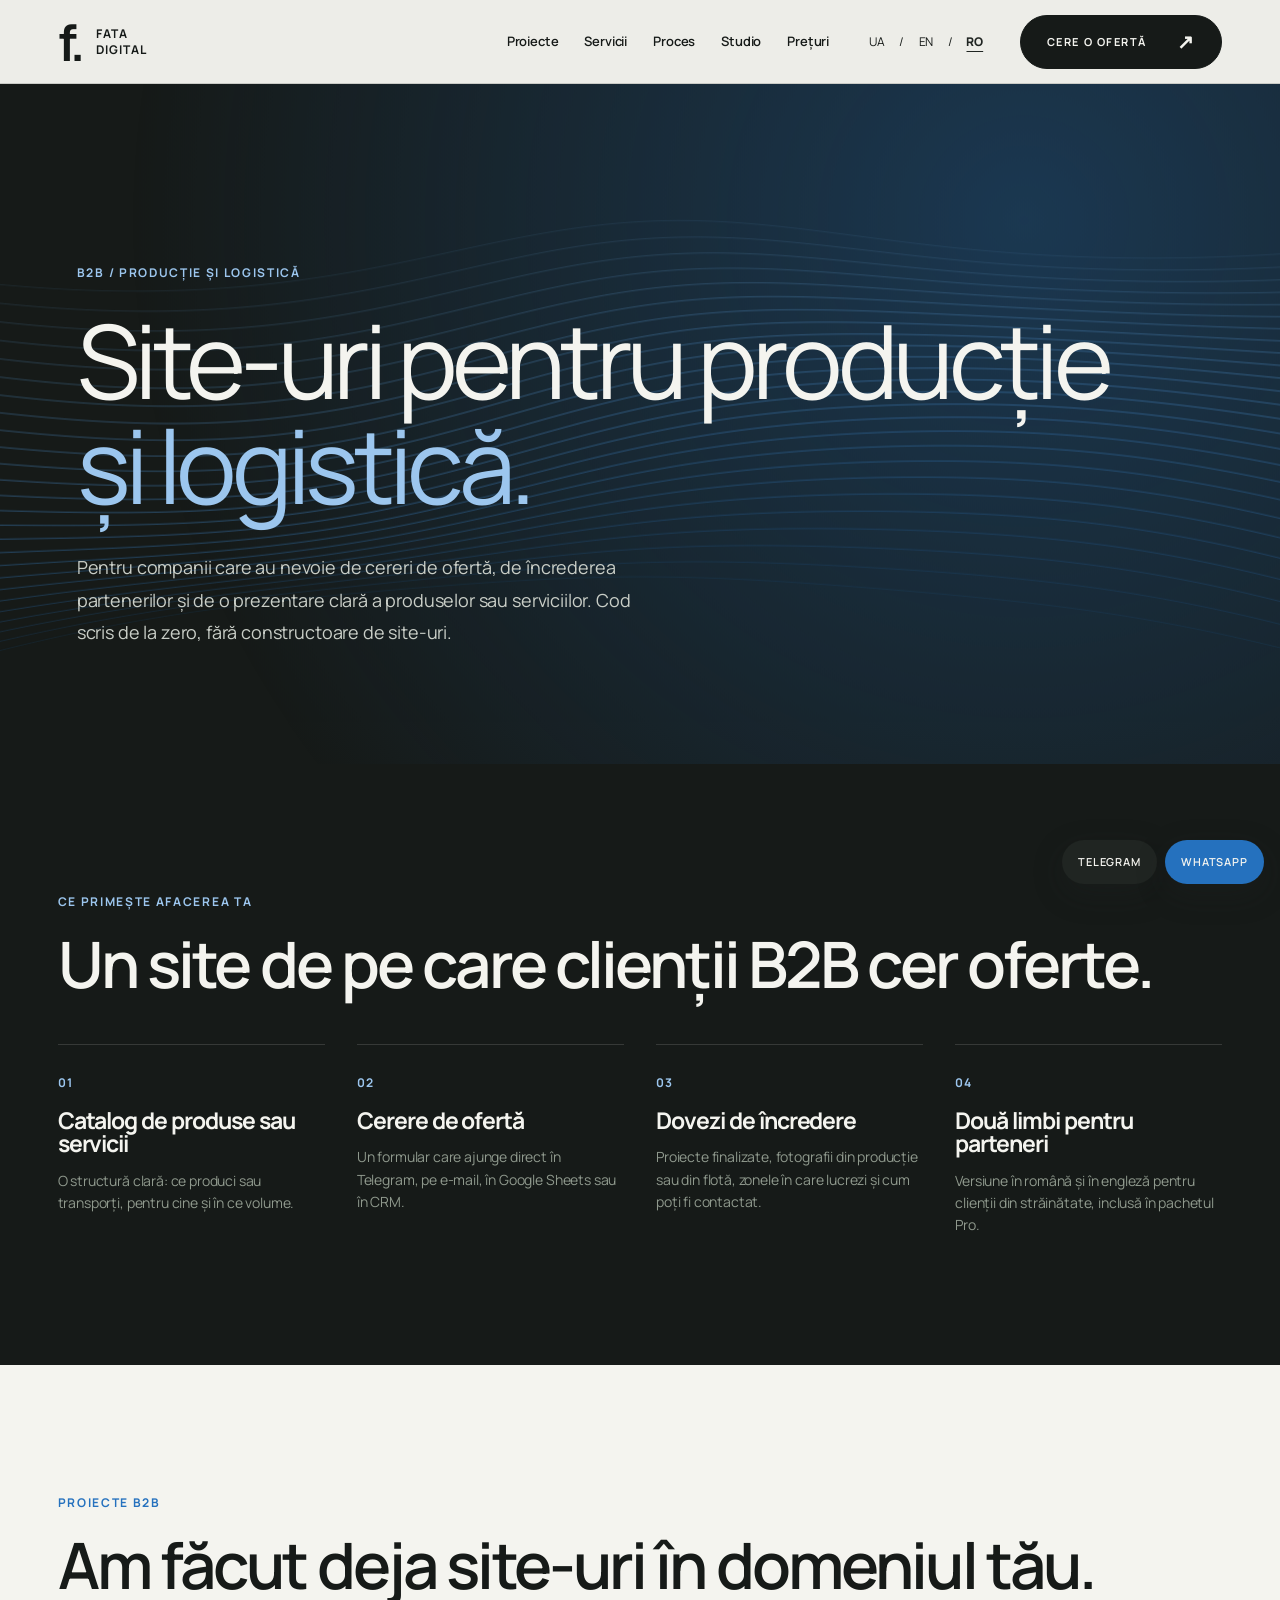
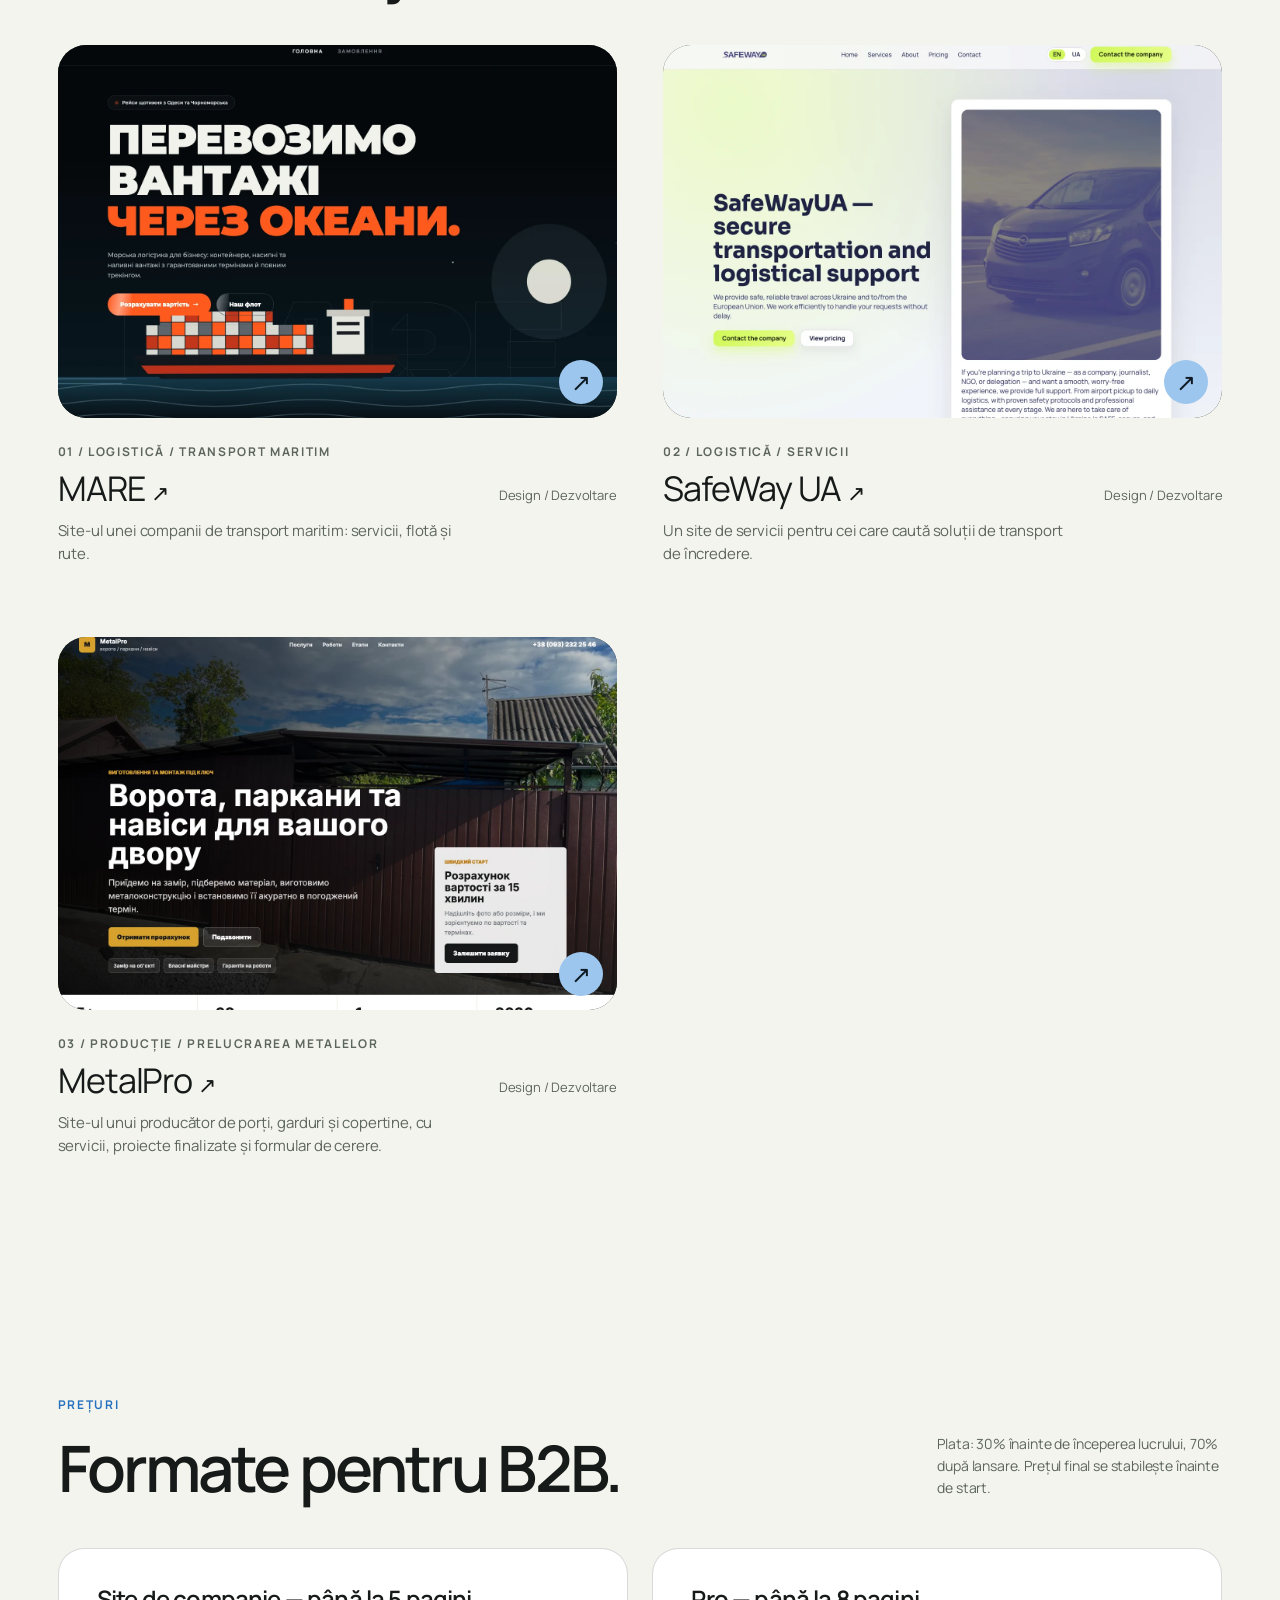
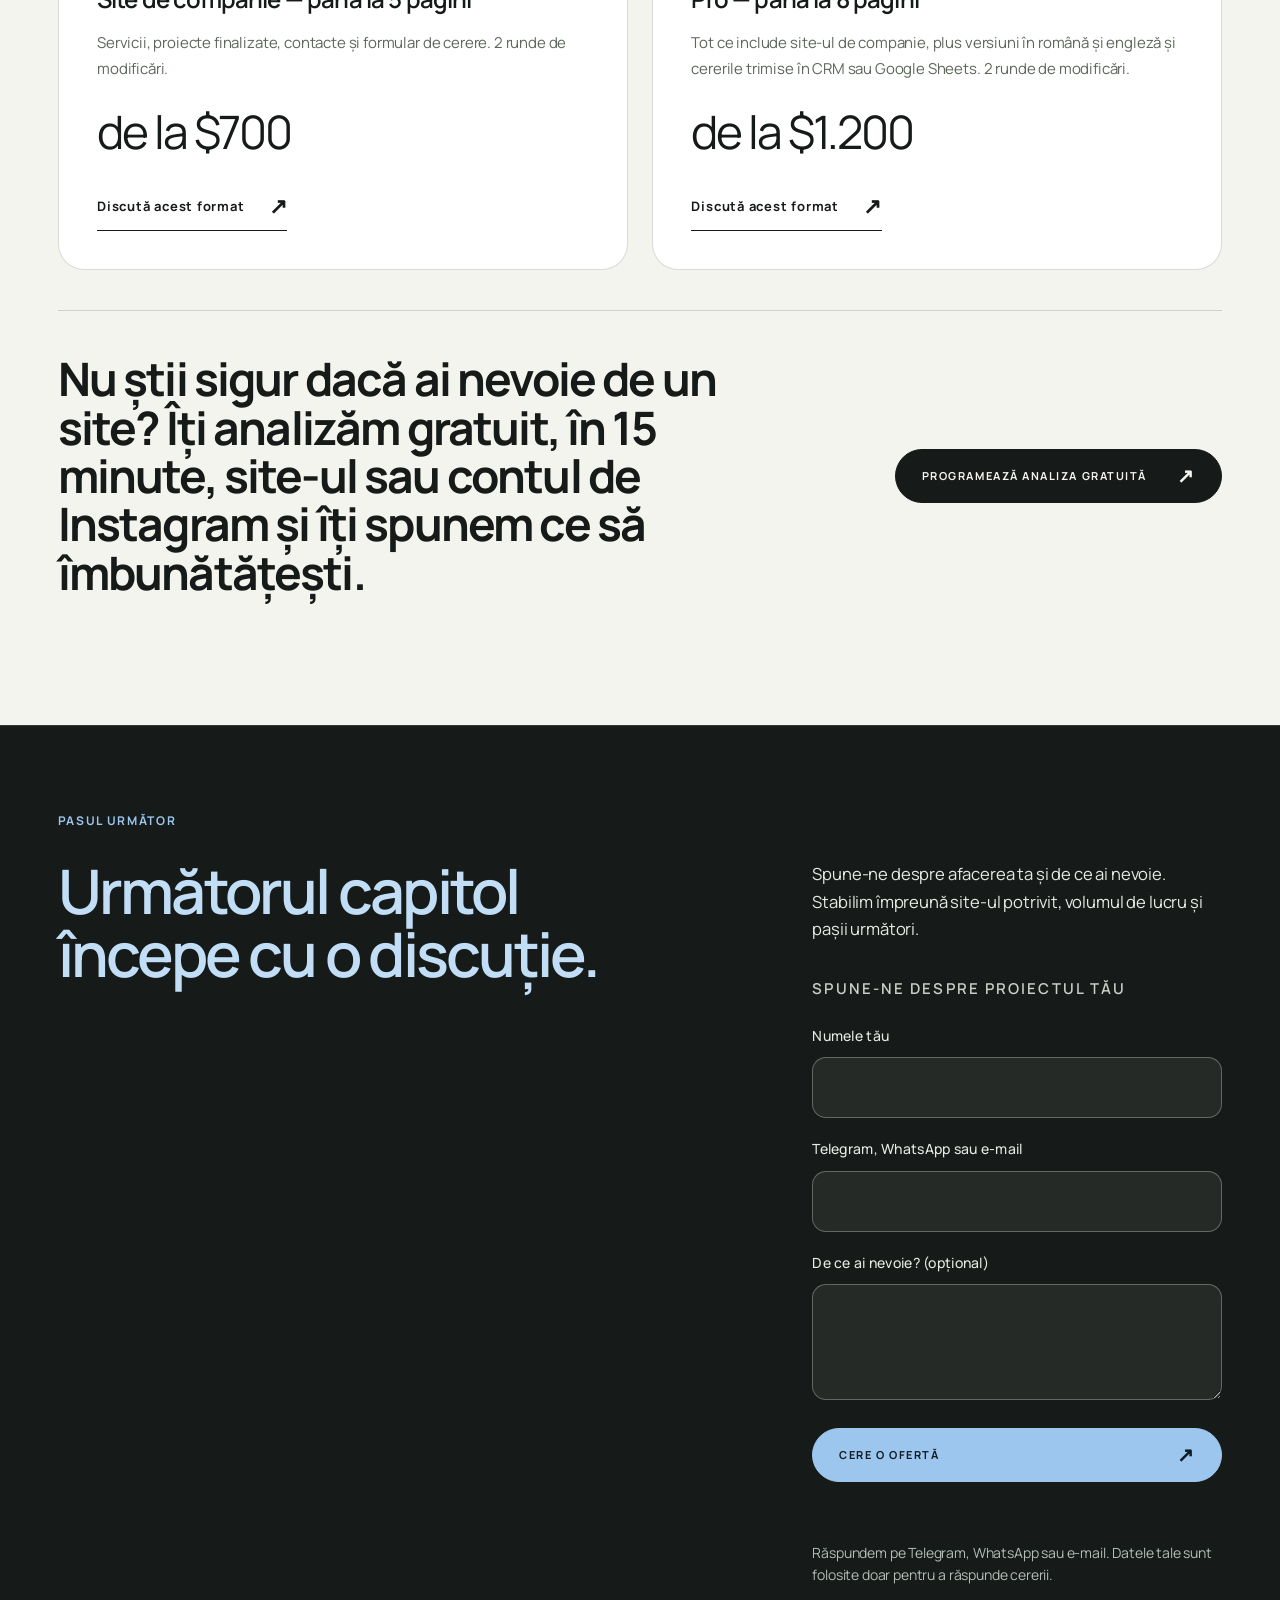
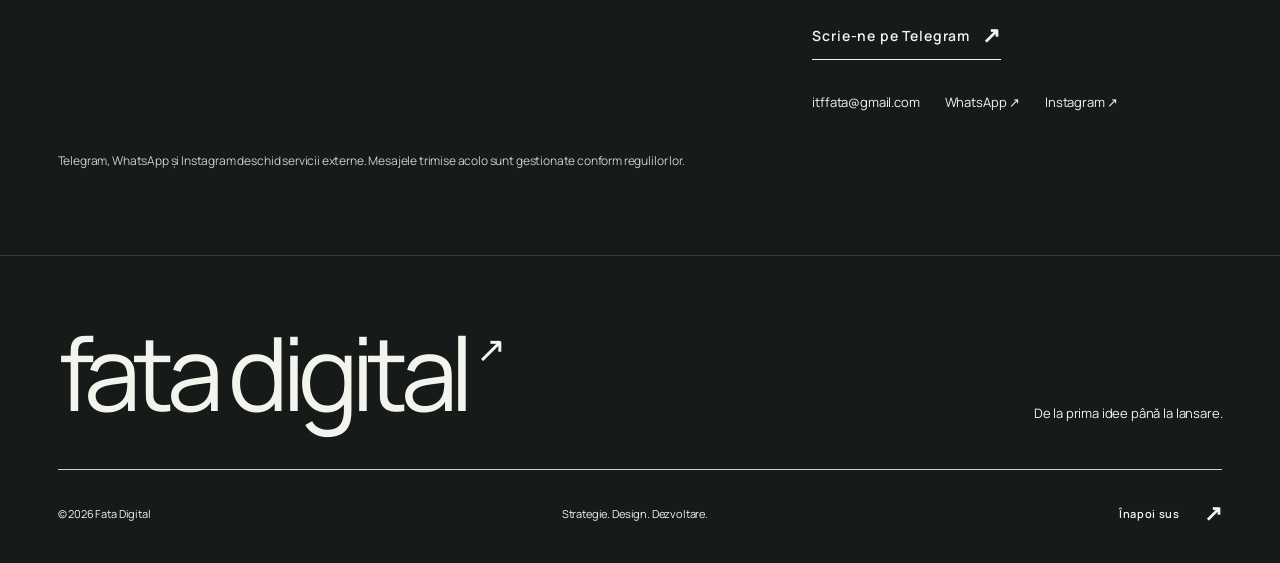
<file: ro/b2b.html>
<!doctype html><html lang="ro"><head>
<!-- Google tag (gtag.js) -->
<script async src="https://www.googletagmanager.com/gtag/js?id=AW-18498293585"></script>
<script>
  window.dataLayer = window.dataLayer || [];
  function gtag(){dataLayer.push(arguments);}
  gtag('consent', 'default', {'ad_storage': 'denied', 'ad_user_data': 'denied', 'ad_personalization': 'denied', 'analytics_storage': 'denied', 'wait_for_update': 500});
  try { if (localStorage.getItem('fata_consent') === 'granted') { gtag('consent', 'update', {'ad_storage': 'granted', 'ad_user_data': 'granted', 'ad_personalization': 'granted', 'analytics_storage': 'granted'}); } } catch (e) {}
  gtag('js', new Date());

  gtag('config', 'AW-18498293585');
</script>
<meta charset="utf-8"><meta name="viewport" content="width=device-width, initial-scale=1"><meta name="theme-color" content="#f4f4ef"><title>Site-uri pentru producție și logistică | Fata Digital</title><meta name="description" content="Site-uri pentru companii de producție și logistică: catalog, cereri de ofertă, două limbi pentru parteneri. Proiecte: MARE, SafeWay UA, MetalPro."><link rel="canonical" href="https://fatadigital.online/ro/b2b.html"><meta property="og:type" content="website"><meta property="og:title" content="Site-uri pentru producție și logistică | Fata Digital"><meta property="og:description" content="Site-uri pentru companii de producție și logistică: catalog, cereri de ofertă, două limbi pentru parteneri. Proiecte: MARE, SafeWay UA, MetalPro."><meta property="og:url" content="https://fatadigital.online/ro/b2b.html"><meta property="og:image" content="https://fatadigital.online/assets/social.jpg"><meta property="og:locale" content="ro_RO"><meta name="twitter:card" content="summary_large_image"><link rel="icon" href="../assets/favicon.svg" type="image/svg+xml"><link rel="stylesheet" href="../styles.css?v=20261110a"><script src="../translations.js?v=20261110a" defer></script><script src="../script.js?v=20261110a" defer></script><link rel="alternate" hreflang="uk" href="https://fatadigital.online/uk/b2b.html"><link rel="alternate" hreflang="en" href="https://fatadigital.online/b2b.html"><link rel="alternate" hreflang="ro" href="https://fatadigital.online/ro/b2b.html"><link rel="alternate" hreflang="x-default" href="https://fatadigital.online/b2b.html"></head><body data-page="b2b"><a data-i18n="skip" class="skip" href="#main">Sari la conținut</a><header class="header"><a class="brand" href="../index.html" aria-label="Fata Digital"><span class="brand-symbol" aria-hidden="true">f.</span><span>FATA<br>DIGITAL</span></a><nav id="navigation" data-label="nav" aria-label="Main navigation"><a data-i18n="work" href="../index.html#works">Proiecte</a><a data-i18n="services" href="../index.html#services">Servicii</a><a data-i18n="process" href="../index.html#process">Proces</a><a data-i18n="studio" href="../index.html#studio">Studio</a><a data-i18n="prices" href="../prices.html">Prețuri</a><a class="menu-contact" href="../index.html#contact" data-i18n="start">Cere o ofertă</a></nav><div class="header-tools"><div class="languages" role="group" aria-label="Language" data-label="language"><a href="../uk/b2b.html" data-lang="uk" lang="uk">UA</a><span aria-hidden="true">/</span><a href="../b2b.html" data-lang="en" lang="en">EN</a><span aria-hidden="true">/</span><a href="b2b.html" data-lang="ro" lang="ro" aria-current="page">RO</a></div><a class="button header-cta" href="../index.html#contact"><span data-i18n="start" >Cere o ofertă</span><span aria-hidden="true">↗</span></a><button class="menu-toggle" type="button" aria-controls="navigation" aria-expanded="false" aria-label="Open menu"><span></span><span></span></button></div></header><main id="main"><section class="pricing-hero section"><canvas class="hero-flow" aria-hidden="true"></canvas><p data-i18n="b2blabel" class="eyebrow">B2B / Producție și logistică</p><h1><span data-i18n="b2bline1">Site-uri pentru producție</span><br><span data-i18n="b2bline2">și logistică.</span></h1><p data-i18n="b2bintro" class="large-copy">Pentru companii care au nevoie de cereri de ofertă, de încrederea partenerilor și de o prezentare clară a produselor sau serviciilor. Cod scris de la zero, fără constructoare de site-uri.</p></section><section class="section ig-why"><div class="section-heading"><div><p data-i18n="b2bneedslabel" class="eyebrow">Ce primește afacerea ta</p><h2 data-i18n="b2bneedstitle">Un site de pe care clienții B2B cer oferte.</h2></div></div><div class="ig-grid"><article><span class="index">01</span><h3 data-i18n="b2bn0">Catalog de produse sau servicii</h3><p data-i18n="b2bnc0">O structură clară: ce produci sau transporți, pentru cine și în ce volume.</p></article><article><span class="index">02</span><h3 data-i18n="b2bn1">Cerere de ofertă</h3><p data-i18n="b2bnc1">Un formular care ajunge direct în Telegram, pe e-mail, în Google Sheets sau în CRM.</p></article><article><span class="index">03</span><h3 data-i18n="b2bn2">Dovezi de încredere</h3><p data-i18n="b2bnc2">Proiecte finalizate, fotografii din producție sau din flotă, zonele în care lucrezi și cum poți fi contactat.</p></article><article><span class="index">04</span><h3 data-i18n="b2bn3">Două limbi pentru parteneri</h3><p data-i18n="b2bnc3">Versiune în română și în engleză pentru clienții din străinătate, inclusă în pachetul Pro.</p></article></div></section><section class="work section b2b-works" id="works"><div class="section-heading"><div><p data-i18n="b2bworkslabel" class="eyebrow">Proiecte B2B</p><h2 data-i18n="b2bworkstitle">Am făcut deja site-uri în domeniul tău.</h2></div></div><div class="project-grid"><article class="project project-mare"><a class="project-image" data-project="mare" href="https://work.fatadigital.online/mare/" target="_blank" rel="noopener noreferrer" aria-label="View MARE — opens in a new tab"><div class="project-browser" aria-hidden="true"><i></i><i></i><i></i><span>MARE</span></div><img src="../assets/projects/mare.webp" width="1440" height="1000" loading="lazy" data-alt="mare" alt="Website preview: MARE"><span class="project-open" aria-hidden="true">↗</span></a><div class="project-meta"><div><p class="eyebrow">01 / <span data-i18n="cat_mare" >Logistică / Transport maritim</span></p><h3><a href="https://work.fatadigital.online/mare/" target="_blank" rel="noopener noreferrer">MARE <span aria-hidden="true">↗</span></a></h3></div><p data-i18n="web" class="project-service">Design / Dezvoltare</p></div><p data-i18n="desc_mare" class="project-description">Site-ul unei companii de transport maritim: servicii, flotă și rute.</p></article><article class="project project-safeway"><a class="project-image" data-project="safeway" href="https://safewayua.com" target="_blank" rel="noopener noreferrer" aria-label="View SafeWay UA — opens in a new tab"><div class="project-browser" aria-hidden="true"><i></i><i></i><i></i><span>SafeWay UA</span></div><img src="../assets/projects/safeway.webp" width="1440" height="1000" loading="lazy" data-alt="safeway" alt="Website preview: SafeWay UA"><span class="project-open" aria-hidden="true">↗</span></a><div class="project-meta"><div><p class="eyebrow">02 / <span data-i18n="cat_safeway" >Logistică / Servicii</span></p><h3><a href="https://safewayua.com" target="_blank" rel="noopener noreferrer">SafeWay UA <span aria-hidden="true">↗</span></a></h3></div><p data-i18n="web" class="project-service">Design / Dezvoltare</p></div><p data-i18n="desc_safeway" class="project-description">Un site de servicii pentru cei care caută soluții de transport de încredere.</p></article><article class="project project-metalpro"><a class="project-image" data-project="metalpro" href="https://metalpro.in.ua/" target="_blank" rel="noopener noreferrer" aria-label="View MetalPro — opens in a new tab"><div class="project-browser" aria-hidden="true"><i></i><i></i><i></i><span>MetalPro</span></div><img src="../assets/projects/metalpro.webp" width="1440" height="1000" loading="lazy" data-alt="metalpro" alt="Website preview: MetalPro"><span class="project-open" aria-hidden="true">↗</span></a><div class="project-meta"><div><p class="eyebrow">03 / <span data-i18n="cat_metalpro" >Producție / Prelucrarea metalelor</span></p><h3><a href="https://metalpro.in.ua/" target="_blank" rel="noopener noreferrer">MetalPro <span aria-hidden="true">↗</span></a></h3></div><p data-i18n="web" class="project-service">Design / Dezvoltare</p></div><p data-i18n="desc_metalpro" class="project-description">Site-ul unui producător de porți, garduri și copertine, cu servicii, proiecte finalizate și formular de cerere.</p></article></div></section><section class="section formats"><div class="section-heading"><div><p data-i18n="b2bpricelabel" class="eyebrow">Prețuri</p><h2 data-i18n="b2bpricetitle">Formate pentru B2B.</h2></div><p data-i18n="b2bpricenote">Plata: 30% înainte de începerea lucrului, 70% după lansare. Prețul final se stabilește înainte de start.</p></div><div class="format-grid b2b-formats"><article><h3 data-i18n="b2bp0">Site de companie — până la 5 pagini</h3><p data-i18n="b2bpc0">Servicii, proiecte finalizate, contacte și formular de cerere. 2 runde de modificări.</p><strong data-i18n="amountb2b0">de la $700</strong><a class="text-link" href="#contact"><span data-i18n="formatcta">Discută acest format</span><span aria-hidden="true">↗</span></a></article><article><h3 data-i18n="b2bp1">Pro — până la 8 pagini</h3><p data-i18n="b2bpc1">Tot ce include site-ul de companie, plus versiuni în română și engleză și cererile trimise în CRM sau Google Sheets. 2 runde de modificări.</p><strong data-i18n="amountb2b1">de la $1.200</strong><a class="text-link" href="#contact"><span data-i18n="formatcta">Discută acest format</span><span aria-hidden="true">↗</span></a></article></div><div class="section-cta audit-cta"><p data-i18n="audit">Nu știi sigur dacă ai nevoie de un site? Îți analizăm gratuit, în 15 minute, site-ul sau contul de Instagram și îți spunem ce să îmbunătățești.</p><a class="button button-dark" href="https://t.me/itffata" target="_blank" rel="noopener noreferrer"><span data-i18n="auditcta">Programează analiza gratuită</span><span aria-hidden="true">↗</span></a></div></section><section class="contact" id="contact"><p data-i18n="contactlabel" class="eyebrow">Pasul următor</p><div class="contact-grid"><h2 data-i18n="contacttitle" >Următorul capitol începe cu o discuție.</h2><div><p data-i18n="contactcopy" >Spune-ne despre afacerea ta și de ce ai nevoie. Stabilim împreună site-ul potrivit, volumul de lucru și pașii următori.</p><form class="lead-form" id="lead-form" method="POST" action="https://formsubmit.co/itffata@gmail.com" novalidate><input type="hidden" name="_subject" value="New enquiry from fatadigital.online (prices page)"><input type="hidden" name="_template" value="table"><input type="hidden" name="_captcha" value="false"><input type="hidden" name="_next" value=""><p data-i18n="formtitle" class="lead-title">Spune-ne despre proiectul tău</p><div class="lead-row"><label for="lf-name" data-i18n="formname">Numele tău</label><input id="lf-name" name="name" type="text" autocomplete="name" required></div><div class="lead-row"><label for="lf-contact" data-i18n="formcontact">Telegram, WhatsApp sau e-mail</label><input id="lf-contact" name="contact" type="text" autocomplete="off" required></div><div class="lead-row"><label for="lf-msg" data-i18n="formmsg">De ce ai nevoie? (opțional)</label><textarea id="lf-msg" name="message" rows="3"></textarea></div><input type="text" name="_honey" tabindex="-1" autocomplete="off" class="lead-hp" aria-hidden="true"><button class="button button-dark" type="submit"><span data-i18n="formsend">Cere o ofertă</span><span aria-hidden="true">↗</span></button><p class="lead-status" id="lead-status" role="status" aria-live="polite"></p><p data-i18n="formnote" class="lead-note">Răspundem pe Telegram, WhatsApp sau e-mail. Datele tale sunt folosite doar pentru a răspunde cererii.</p></form><a class="text-link contact-tg" href="https://t.me/itffata"><span data-i18n="tgwrite">Scrie-ne pe Telegram</span><span aria-hidden="true">↗</span></a><div class="socials"><a href="mailto:itffata@gmail.com">itffata@gmail.com</a><a href="https://wa.me/380969704543" target="_blank" rel="noopener noreferrer">WhatsApp ↗</a><a href="https://www.instagram.com/fata_digitall/" target="_blank" rel="noopener noreferrer">Instagram ↗</a></div></div></div><p data-i18n="formexternal" class="external-note">Telegram, WhatsApp și Instagram deschid servicii externe. Mesajele trimise acolo sunt gestionate conform regulilor lor.</p></section></main><div class="float-contact"><a href="https://t.me/itffata" target="_blank" rel="noopener noreferrer" aria-label="Telegram">Telegram</a><a href="https://wa.me/380969704543" target="_blank" rel="noopener noreferrer" aria-label="WhatsApp">WhatsApp</a></div><footer><div class="footer-top"><a class="footer-brand" href="../index.html">fata digital<span aria-hidden="true">↗</span></a><p data-i18n="footnote" >De la prima idee până la lansare.</p></div><div class="footer-bottom"><span>© <span id="year">2026</span> Fata Digital</span><span data-i18n="footline" >Strategie. Design. Dezvoltare.</span><a class="text-link" href="#main"><span data-i18n="top" >Înapoi sus</span><span aria-hidden="true">↗</span></a></div></footer></body></html>
</file>
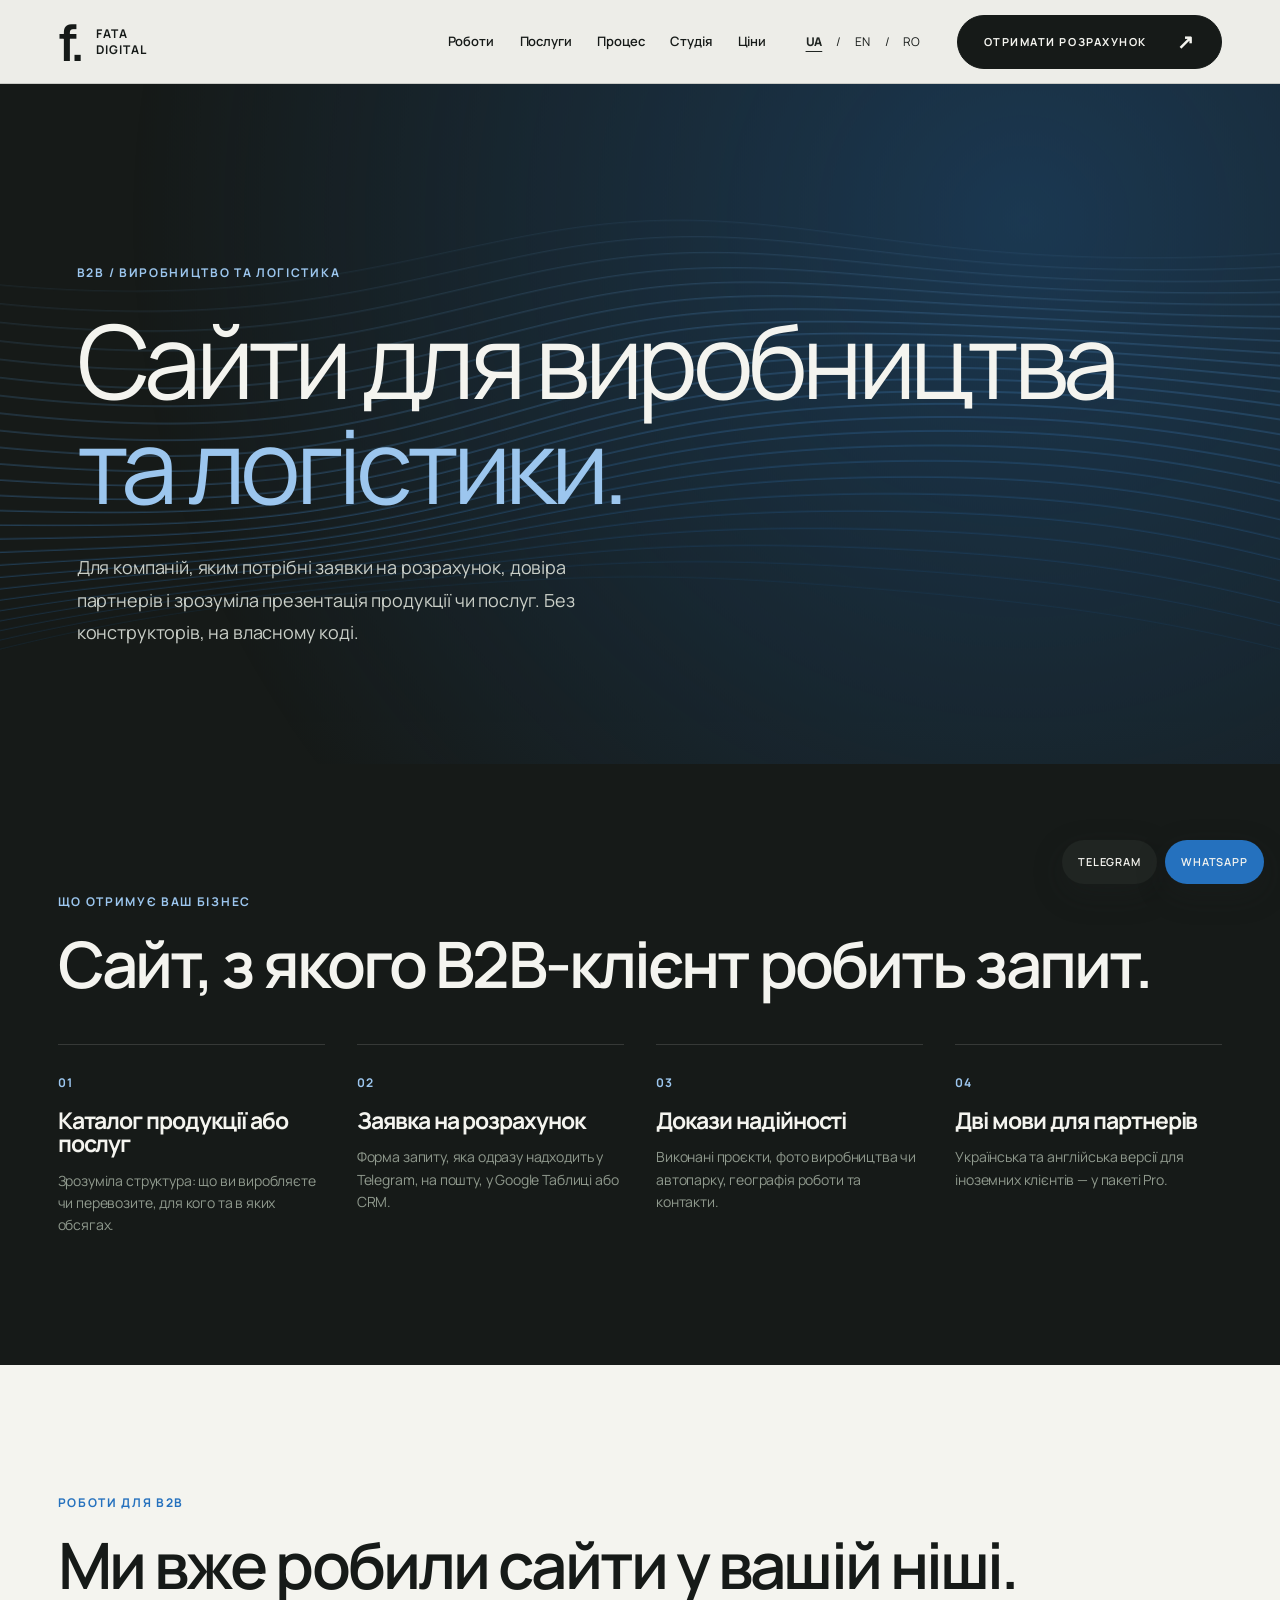
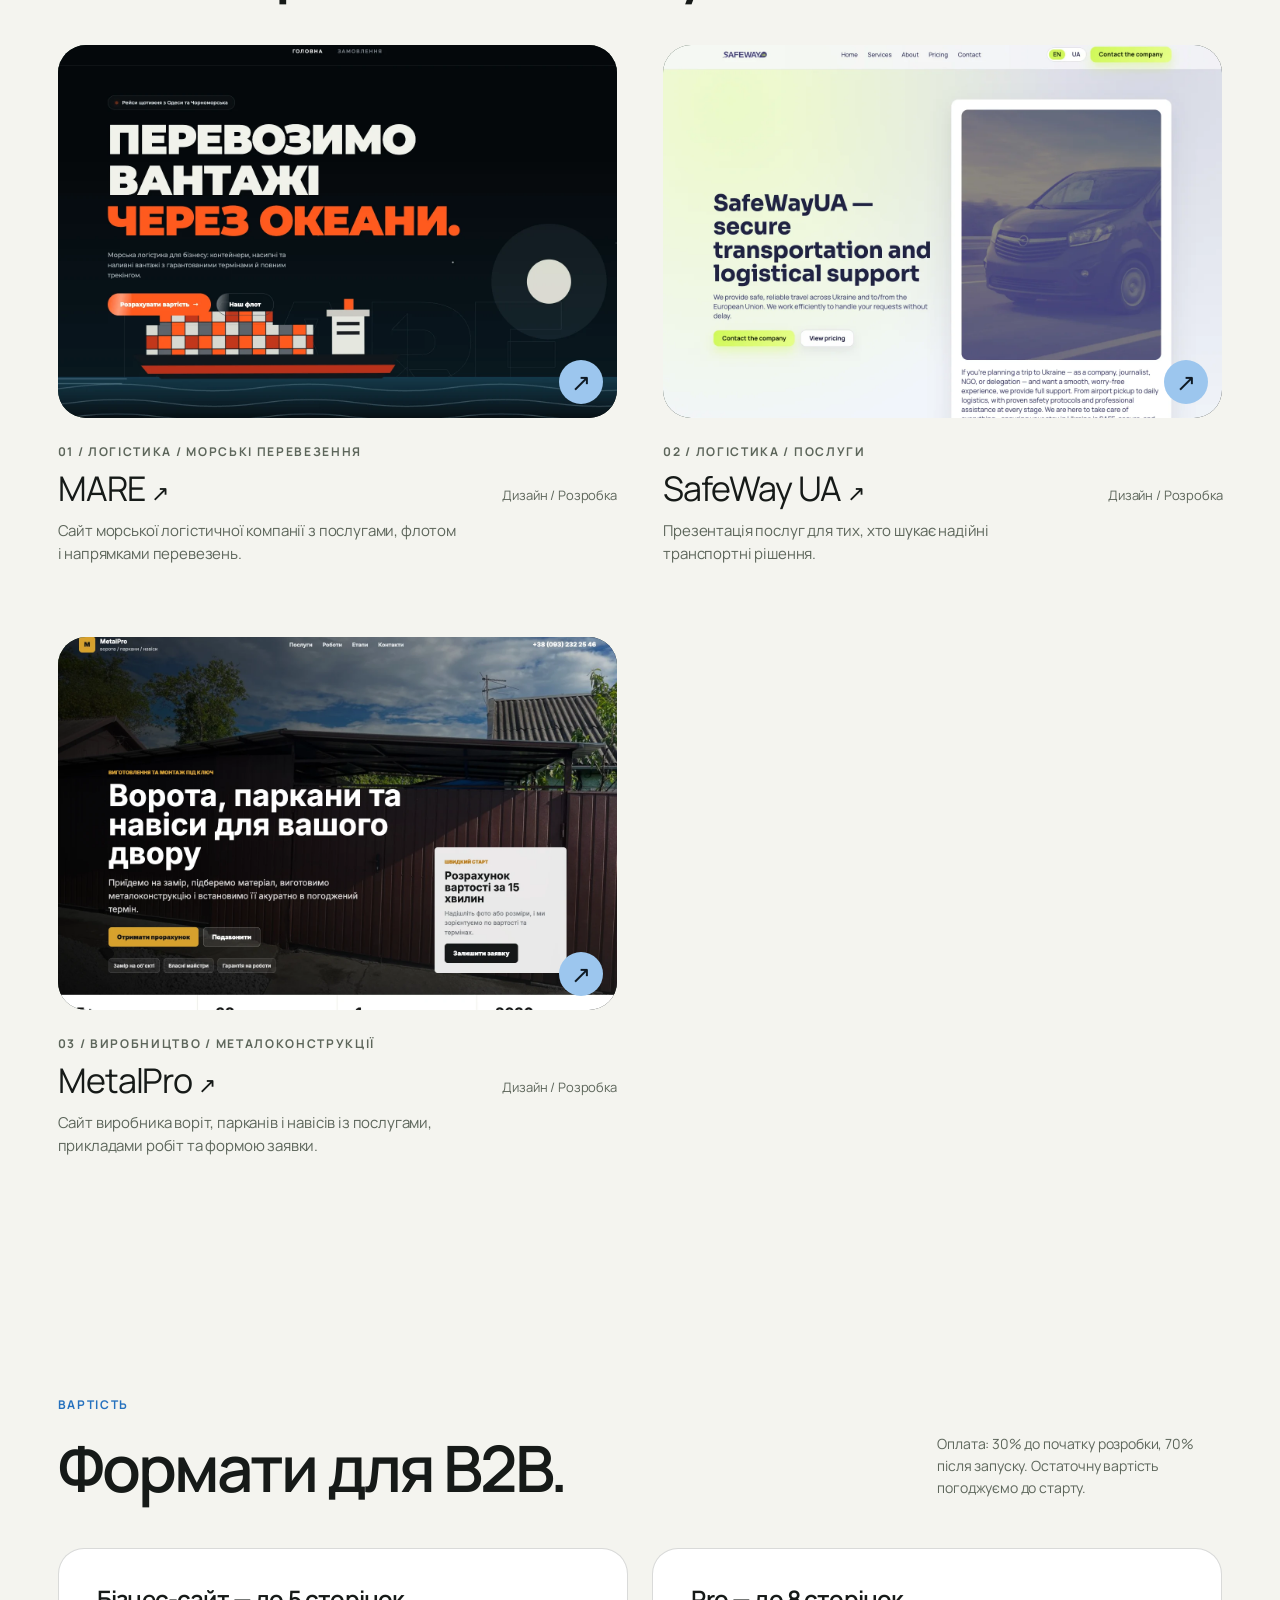
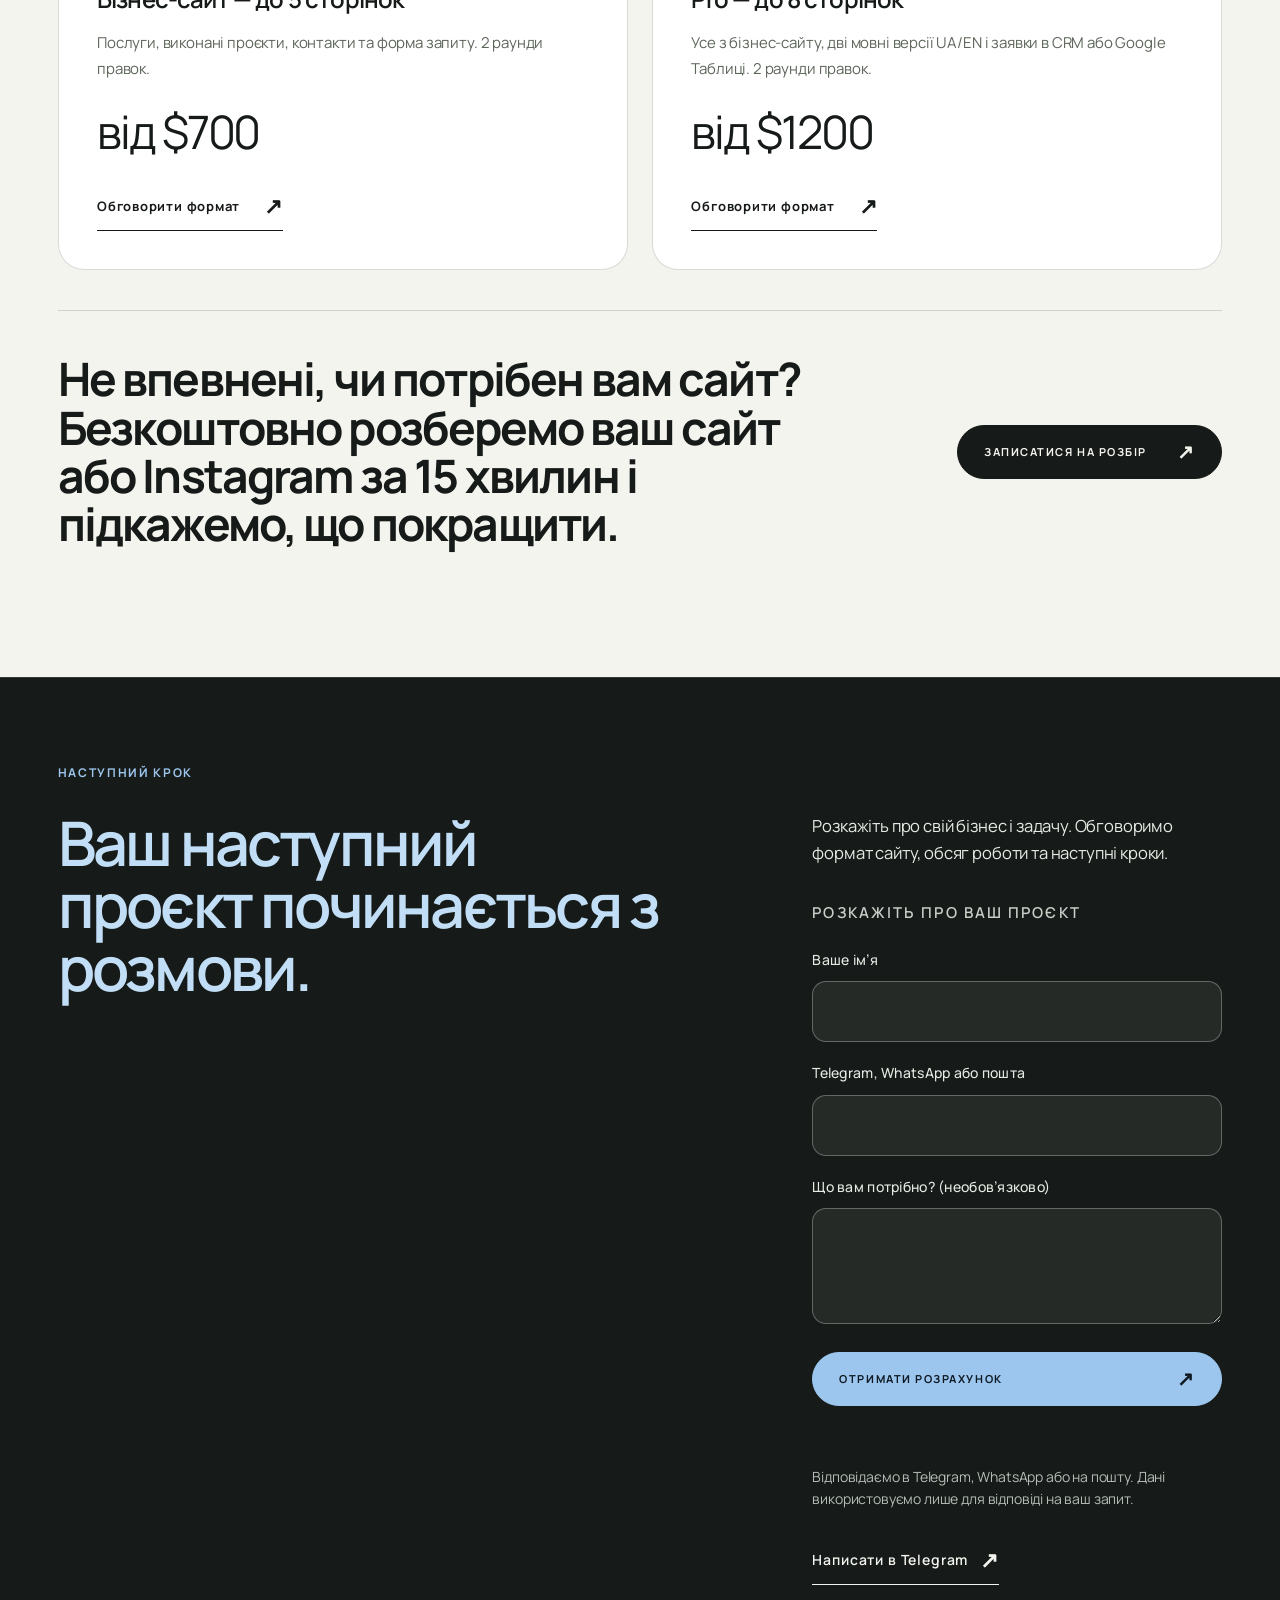
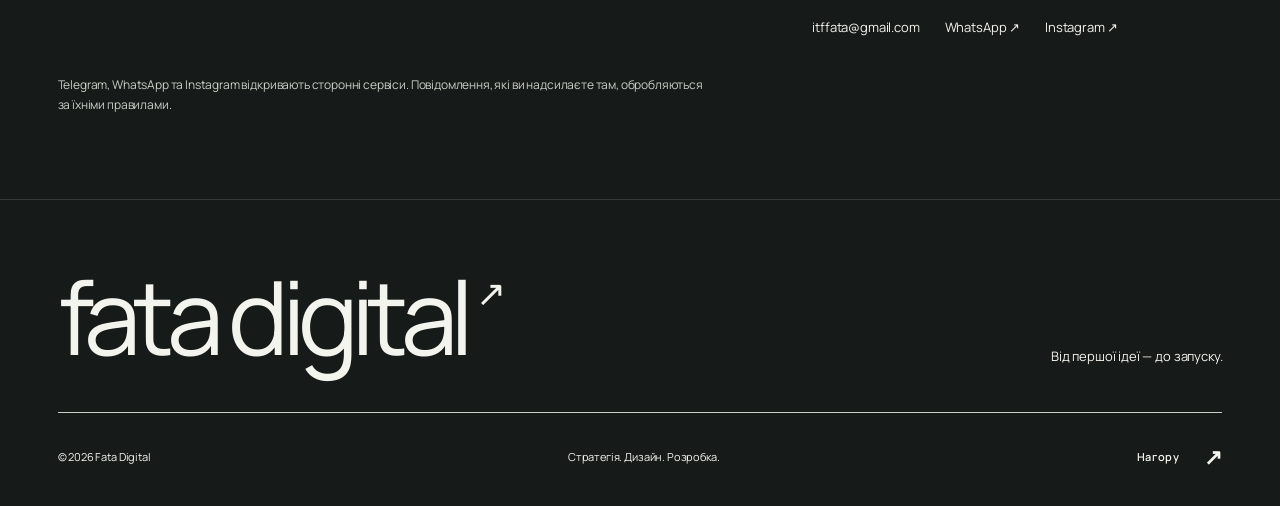
<file: uk/b2b.html>
<!doctype html><html lang="uk"><head>
<!-- Google tag (gtag.js) -->
<script async src="https://www.googletagmanager.com/gtag/js?id=AW-18498293585"></script>
<script>
  window.dataLayer = window.dataLayer || [];
  function gtag(){dataLayer.push(arguments);}
  gtag('consent', 'default', {'ad_storage': 'denied', 'ad_user_data': 'denied', 'ad_personalization': 'denied', 'analytics_storage': 'denied', 'wait_for_update': 500});
  try { if (localStorage.getItem('fata_consent') === 'granted') { gtag('consent', 'update', {'ad_storage': 'granted', 'ad_user_data': 'granted', 'ad_personalization': 'granted', 'analytics_storage': 'granted'}); } } catch (e) {}
  gtag('js', new Date());

  gtag('config', 'AW-18498293585');
</script>
<meta charset="utf-8"><meta name="viewport" content="width=device-width, initial-scale=1"><meta name="theme-color" content="#f4f4ef"><title>Сайти для виробництва та логістики | Fata Digital</title><meta name="description" content="Сайти для виробничих і логістичних компаній: каталог, заявка на розрахунок, дві мови для партнерів. Роботи: MARE, SafeWay UA, MetalPro."><link rel="canonical" href="https://fatadigital.online/uk/b2b.html"><meta property="og:type" content="website"><meta property="og:title" content="Сайти для виробництва та логістики | Fata Digital"><meta property="og:description" content="Сайти для виробничих і логістичних компаній: каталог, заявка на розрахунок, дві мови для партнерів. Роботи: MARE, SafeWay UA, MetalPro."><meta property="og:url" content="https://fatadigital.online/uk/b2b.html"><meta property="og:image" content="https://fatadigital.online/assets/social.jpg"><meta property="og:locale" content="uk_UA"><meta name="twitter:card" content="summary_large_image"><link rel="icon" href="../assets/favicon.svg" type="image/svg+xml"><link rel="stylesheet" href="../styles.css?v=20261110a"><script src="../translations.js?v=20261110a" defer></script><script src="../script.js?v=20261110a" defer></script><link rel="alternate" hreflang="uk" href="https://fatadigital.online/uk/b2b.html"><link rel="alternate" hreflang="en" href="https://fatadigital.online/b2b.html"><link rel="alternate" hreflang="ro" href="https://fatadigital.online/ro/b2b.html"><link rel="alternate" hreflang="x-default" href="https://fatadigital.online/b2b.html"></head><body data-page="b2b"><a data-i18n="skip" class="skip" href="#main">Перейти до вмісту</a><header class="header"><a class="brand" href="index.html" aria-label="Fata Digital"><span class="brand-symbol" aria-hidden="true">f.</span><span>FATA<br>DIGITAL</span></a><nav id="navigation" data-label="nav" aria-label="Головна навігація"><a data-i18n="work" href="index.html#works">Роботи</a><a data-i18n="services" href="index.html#services">Послуги</a><a data-i18n="process" href="index.html#process">Процес</a><a data-i18n="studio" href="index.html#studio">Студія</a><a data-i18n="prices" href="prices.html">Ціни</a><a class="menu-contact" href="index.html#contact" data-i18n="start">Обговорити проєкт</a></nav><div class="header-tools"><div class="languages" role="group" aria-label="Language" data-label="language"><a href="b2b.html" data-lang="uk" lang="uk" aria-current="page">UA</a><span aria-hidden="true">/</span><a href="../b2b.html" data-lang="en" lang="en">EN</a><span aria-hidden="true">/</span><a href="../ro/b2b.html" data-lang="ro" lang="ro">RO</a></div><a class="button header-cta" href="index.html#contact"><span data-i18n="start" >Обговорити проєкт</span><span aria-hidden="true">↗</span></a><button class="menu-toggle" type="button" aria-controls="navigation" aria-expanded="false" aria-label="Відкрити меню"><span></span><span></span></button></div></header><main id="main"><section class="pricing-hero section"><canvas class="hero-flow" aria-hidden="true"></canvas><p data-i18n="b2blabel" class="eyebrow">B2B / Виробництво та логістика</p><h1><span data-i18n="b2bline1">Сайти для виробництва</span><br><span data-i18n="b2bline2">та логістики.</span></h1><p data-i18n="b2bintro" class="large-copy">Для компаній, яким потрібні заявки на розрахунок, довіра партнерів і зрозуміла презентація продукції чи послуг. Без конструкторів, на власному коді.</p></section><section class="section ig-why"><div class="section-heading"><div><p data-i18n="b2bneedslabel" class="eyebrow">Що отримує ваш бізнес</p><h2 data-i18n="b2bneedstitle">Сайт, з якого B2B-клієнт робить запит.</h2></div></div><div class="ig-grid"><article><span class="index">01</span><h3 data-i18n="b2bn0">Каталог продукції або послуг</h3><p data-i18n="b2bnc0">Зрозуміла структура: що ви виробляєте чи перевозите, для кого та в яких обсягах.</p></article><article><span class="index">02</span><h3 data-i18n="b2bn1">Заявка на розрахунок</h3><p data-i18n="b2bnc1">Форма запиту, яка одразу надходить у Telegram, на пошту, у Google Таблиці або CRM.</p></article><article><span class="index">03</span><h3 data-i18n="b2bn2">Докази надійності</h3><p data-i18n="b2bnc2">Виконані проєкти, фото виробництва чи автопарку, географія роботи та контакти.</p></article><article><span class="index">04</span><h3 data-i18n="b2bn3">Дві мови для партнерів</h3><p data-i18n="b2bnc3">Українська та англійська версії для іноземних клієнтів — у пакеті Pro.</p></article></div></section><section class="work section b2b-works" id="works"><div class="section-heading"><div><p data-i18n="b2bworkslabel" class="eyebrow">Роботи для B2B</p><h2 data-i18n="b2bworkstitle">Ми вже робили сайти у вашій ніші.</h2></div></div><div class="project-grid"><article class="project project-mare"><a class="project-image" data-project="mare" href="https://work.fatadigital.online/mare/" target="_blank" rel="noopener noreferrer" aria-label="View MARE — opens in a new tab"><div class="project-browser" aria-hidden="true"><i></i><i></i><i></i><span>MARE</span></div><img src="../assets/projects/mare.webp" width="1440" height="1000" loading="lazy" data-alt="mare" alt="Website preview: MARE"><span class="project-open" aria-hidden="true">↗</span></a><div class="project-meta"><div><p class="eyebrow">01 / <span data-i18n="cat_mare" >Логістика / Морські перевезення</span></p><h3><a href="https://work.fatadigital.online/mare/" target="_blank" rel="noopener noreferrer">MARE <span aria-hidden="true">↗</span></a></h3></div><p data-i18n="web" class="project-service">Дизайн / Розробка</p></div><p data-i18n="desc_mare" class="project-description">Сайт морської логістичної компанії з послугами, флотом і напрямками перевезень.</p></article><article class="project project-safeway"><a class="project-image" data-project="safeway" href="https://safewayua.com" target="_blank" rel="noopener noreferrer" aria-label="View SafeWay UA — opens in a new tab"><div class="project-browser" aria-hidden="true"><i></i><i></i><i></i><span>SafeWay UA</span></div><img src="../assets/projects/safeway.webp" width="1440" height="1000" loading="lazy" data-alt="safeway" alt="Website preview: SafeWay UA"><span class="project-open" aria-hidden="true">↗</span></a><div class="project-meta"><div><p class="eyebrow">02 / <span data-i18n="cat_safeway" >Логістика / Послуги</span></p><h3><a href="https://safewayua.com" target="_blank" rel="noopener noreferrer">SafeWay UA <span aria-hidden="true">↗</span></a></h3></div><p data-i18n="web" class="project-service">Дизайн / Розробка</p></div><p data-i18n="desc_safeway" class="project-description">Презентація послуг для тих, хто шукає надійні транспортні рішення.</p></article><article class="project project-metalpro"><a class="project-image" data-project="metalpro" href="https://metalpro.in.ua/" target="_blank" rel="noopener noreferrer" aria-label="View MetalPro — opens in a new tab"><div class="project-browser" aria-hidden="true"><i></i><i></i><i></i><span>MetalPro</span></div><img src="../assets/projects/metalpro.webp" width="1440" height="1000" loading="lazy" data-alt="metalpro" alt="Website preview: MetalPro"><span class="project-open" aria-hidden="true">↗</span></a><div class="project-meta"><div><p class="eyebrow">03 / <span data-i18n="cat_metalpro" >Виробництво / Металоконструкції</span></p><h3><a href="https://metalpro.in.ua/" target="_blank" rel="noopener noreferrer">MetalPro <span aria-hidden="true">↗</span></a></h3></div><p data-i18n="web" class="project-service">Дизайн / Розробка</p></div><p data-i18n="desc_metalpro" class="project-description">Сайт виробника воріт, парканів і навісів із послугами, прикладами робіт та формою заявки.</p></article></div></section><section class="section formats"><div class="section-heading"><div><p data-i18n="b2bpricelabel" class="eyebrow">Вартість</p><h2 data-i18n="b2bpricetitle">Формати для B2B.</h2></div><p data-i18n="b2bpricenote">Оплата: 30% до початку розробки, 70% після запуску. Остаточну вартість погоджуємо до старту.</p></div><div class="format-grid b2b-formats"><article><h3 data-i18n="b2bp0">Бізнес-сайт — до 5 сторінок</h3><p data-i18n="b2bpc0">Послуги, виконані проєкти, контакти та форма запиту. 2 раунди правок.</p><strong data-i18n="amountb2b0">від $700</strong><a class="text-link" href="#contact"><span data-i18n="formatcta">Обговорити формат</span><span aria-hidden="true">↗</span></a></article><article><h3 data-i18n="b2bp1">Pro — до 8 сторінок</h3><p data-i18n="b2bpc1">Усе з бізнес-сайту, дві мовні версії UA/EN і заявки в CRM або Google Таблиці. 2 раунди правок.</p><strong data-i18n="amountb2b1">від $1200</strong><a class="text-link" href="#contact"><span data-i18n="formatcta">Обговорити формат</span><span aria-hidden="true">↗</span></a></article></div><div class="section-cta audit-cta"><p data-i18n="audit">Не впевнені, чи потрібен вам сайт? Безкоштовно розберемо ваш сайт або Instagram за 15 хвилин і підкажемо, що покращити.</p><a class="button button-dark" href="https://t.me/itffata" target="_blank" rel="noopener noreferrer"><span data-i18n="auditcta">Записатися на розбір</span><span aria-hidden="true">↗</span></a></div></section><section class="contact" id="contact"><p data-i18n="contactlabel" class="eyebrow">Наступний крок</p><div class="contact-grid"><h2 data-i18n="contacttitle" >Ваш наступний проєкт починається з розмови.</h2><div><p data-i18n="contactcopy" >Розкажіть про свій бізнес і задачу. Обговоримо формат сайту, обсяг роботи та наступні кроки.</p><form class="lead-form" id="lead-form" method="POST" action="https://formsubmit.co/itffata@gmail.com" novalidate><input type="hidden" name="_subject" value="New enquiry from fatadigital.online (prices page)"><input type="hidden" name="_template" value="table"><input type="hidden" name="_captcha" value="false"><input type="hidden" name="_next" value=""><p data-i18n="formtitle" class="lead-title">Розкажіть про ваш проєкт</p><div class="lead-row"><label for="lf-name" data-i18n="formname">Ваше ім’я</label><input id="lf-name" name="name" type="text" autocomplete="name" required></div><div class="lead-row"><label for="lf-contact" data-i18n="formcontact">Telegram, WhatsApp або пошта</label><input id="lf-contact" name="contact" type="text" autocomplete="off" required></div><div class="lead-row"><label for="lf-msg" data-i18n="formmsg">Що вам потрібно? (необов’язково)</label><textarea id="lf-msg" name="message" rows="3"></textarea></div><input type="text" name="_honey" tabindex="-1" autocomplete="off" class="lead-hp" aria-hidden="true"><button class="button button-dark" type="submit"><span data-i18n="formsend">Отримати розрахунок</span><span aria-hidden="true">↗</span></button><p class="lead-status" id="lead-status" role="status" aria-live="polite"></p><p data-i18n="formnote" class="lead-note">Відповідаємо в Telegram, WhatsApp або на пошту. Дані використовуємо лише для відповіді на ваш запит.</p></form><a class="text-link contact-tg" href="https://t.me/itffata"><span data-i18n="tgwrite">Написати в Telegram</span><span aria-hidden="true">↗</span></a><div class="socials"><a href="mailto:itffata@gmail.com">itffata@gmail.com</a><a href="https://wa.me/380969704543" target="_blank" rel="noopener noreferrer">WhatsApp ↗</a><a href="https://www.instagram.com/fata_digitall/" target="_blank" rel="noopener noreferrer">Instagram ↗</a></div></div></div><p data-i18n="formexternal" class="external-note">Telegram, WhatsApp та Instagram відкривають сторонні сервіси. Повідомлення, які ви надсилаєте там, обробляються за їхніми правилами.</p></section></main><div class="float-contact"><a href="https://t.me/itffata" target="_blank" rel="noopener noreferrer" aria-label="Telegram">Telegram</a><a href="https://wa.me/380969704543" target="_blank" rel="noopener noreferrer" aria-label="WhatsApp">WhatsApp</a></div><footer><div class="footer-top"><a class="footer-brand" href="index.html">fata digital<span aria-hidden="true">↗</span></a><p data-i18n="footnote" >Від першої ідеї — до запуску.</p></div><div class="footer-bottom"><span>© <span id="year">2026</span> Fata Digital</span><span data-i18n="footline" >Стратегія. Дизайн. Розробка.</span><a class="text-link" href="#main"><span data-i18n="top" >Нагору</span><span aria-hidden="true">↗</span></a></div></footer></body></html>
</file>
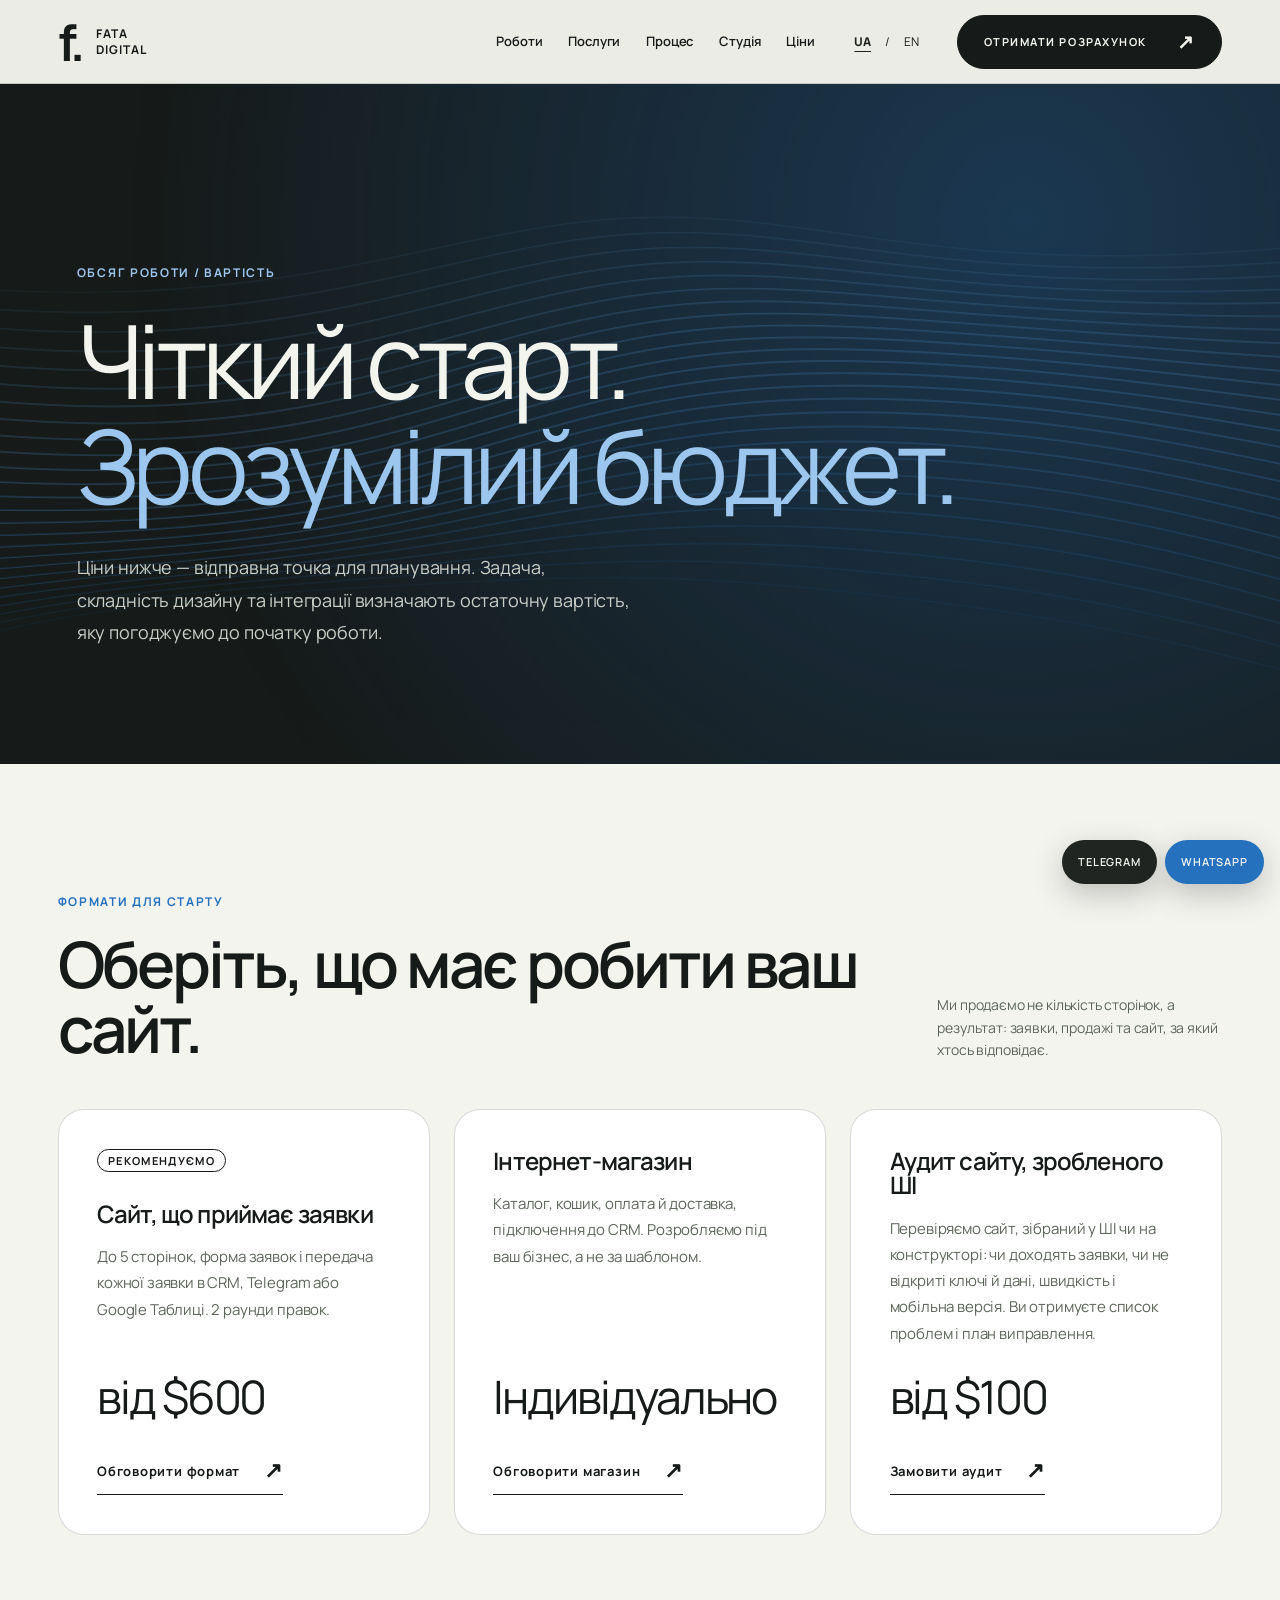
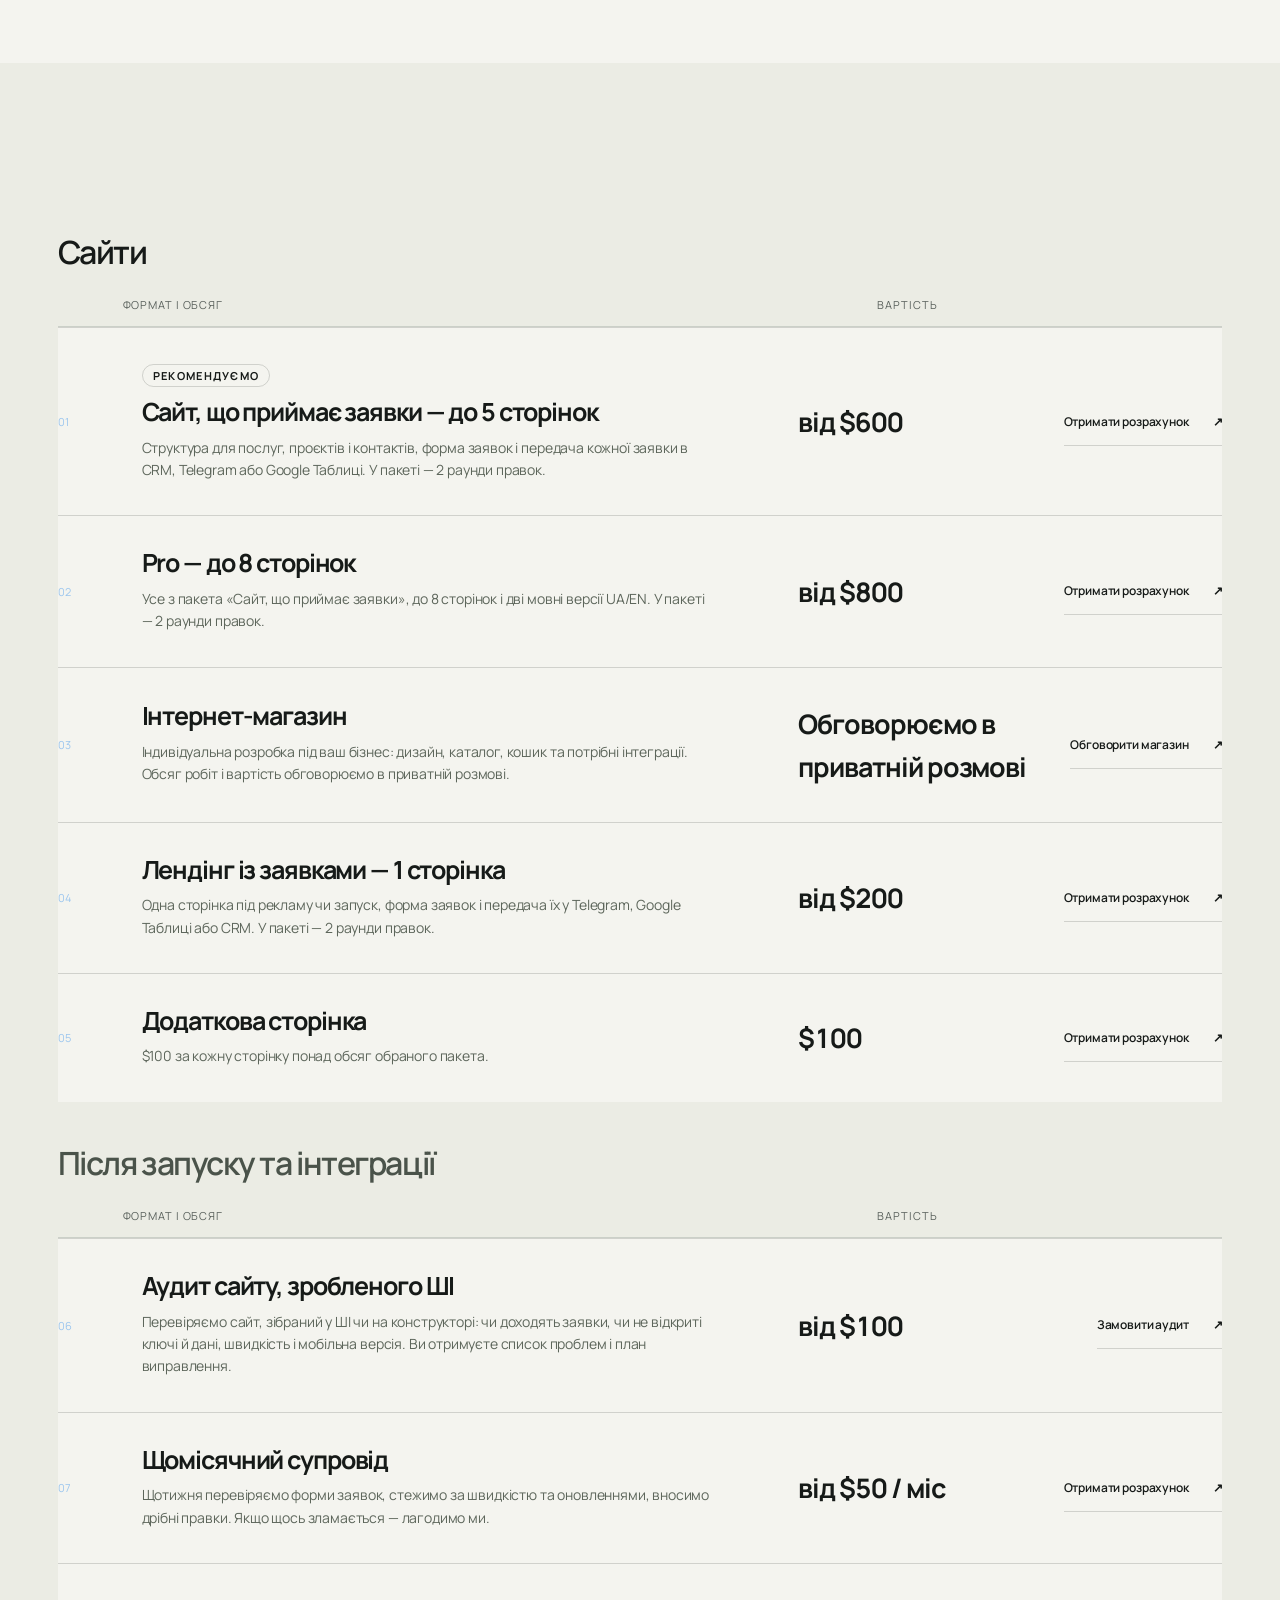
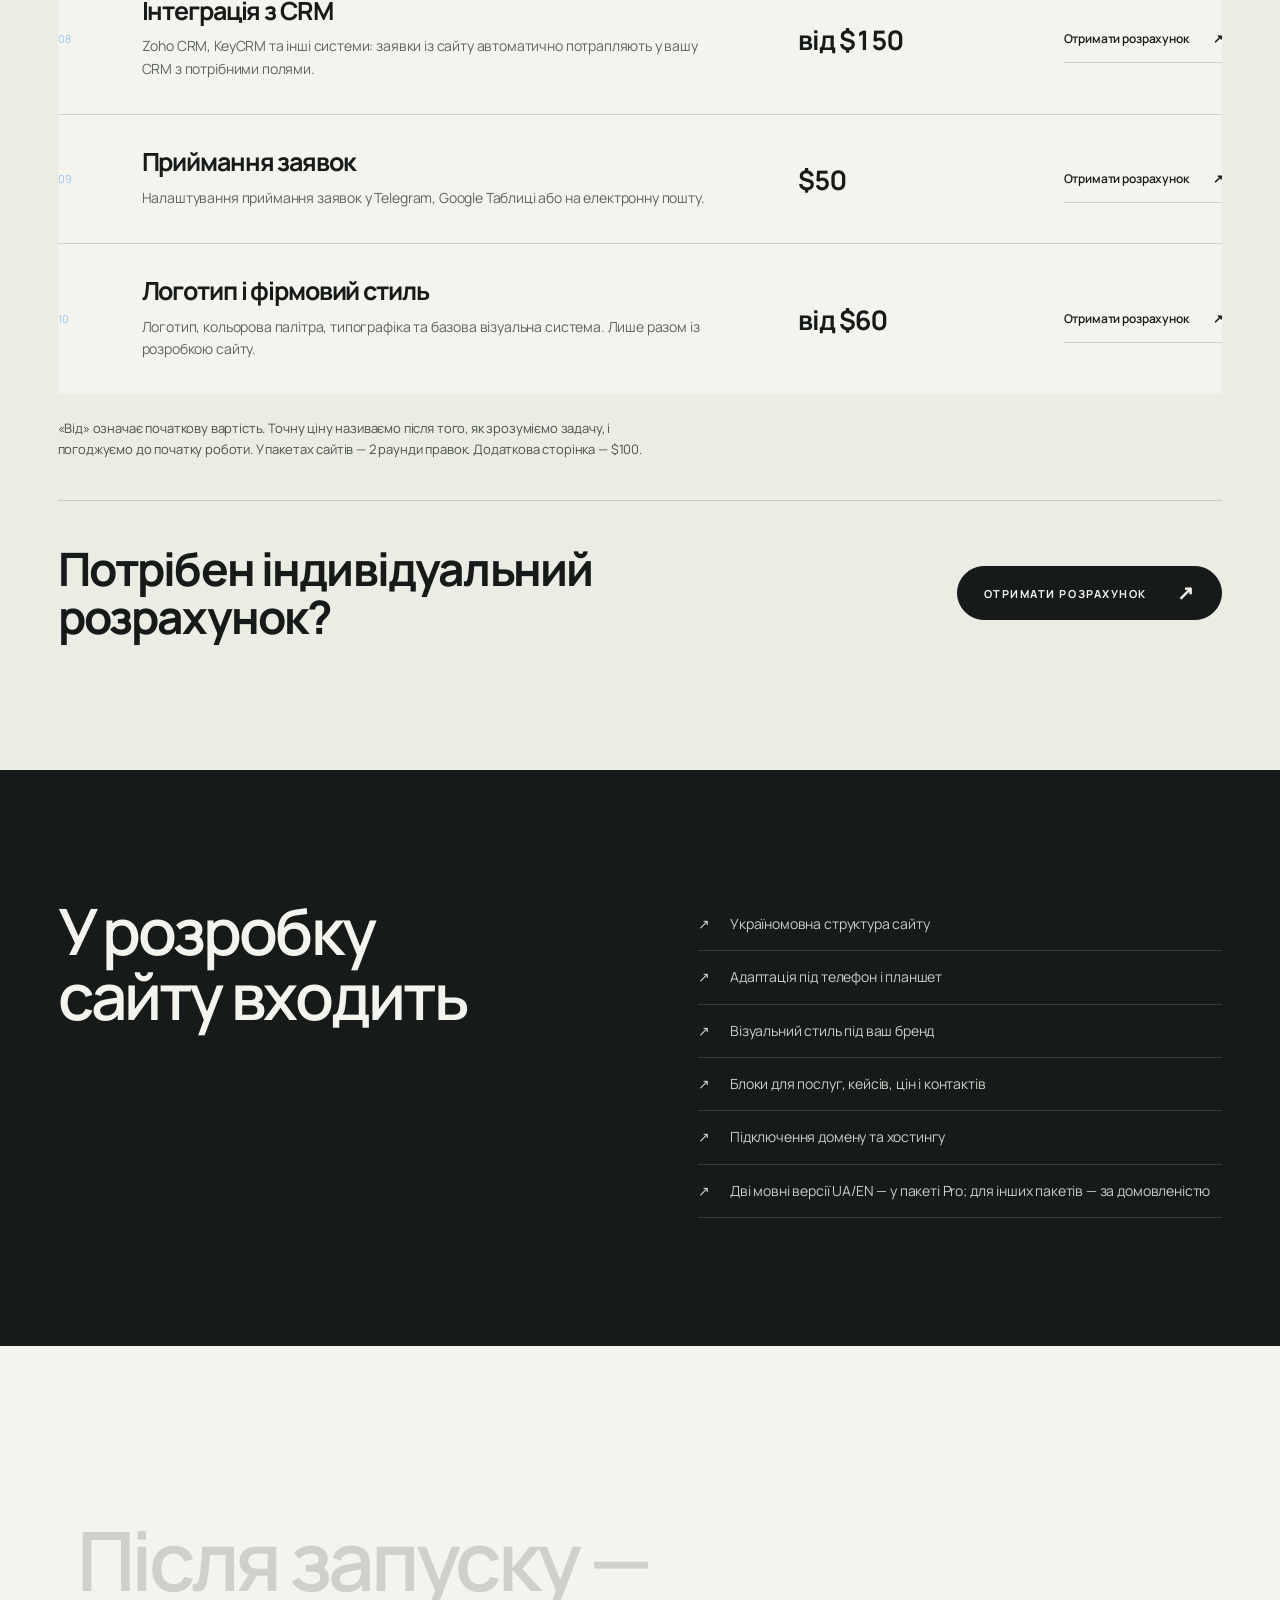
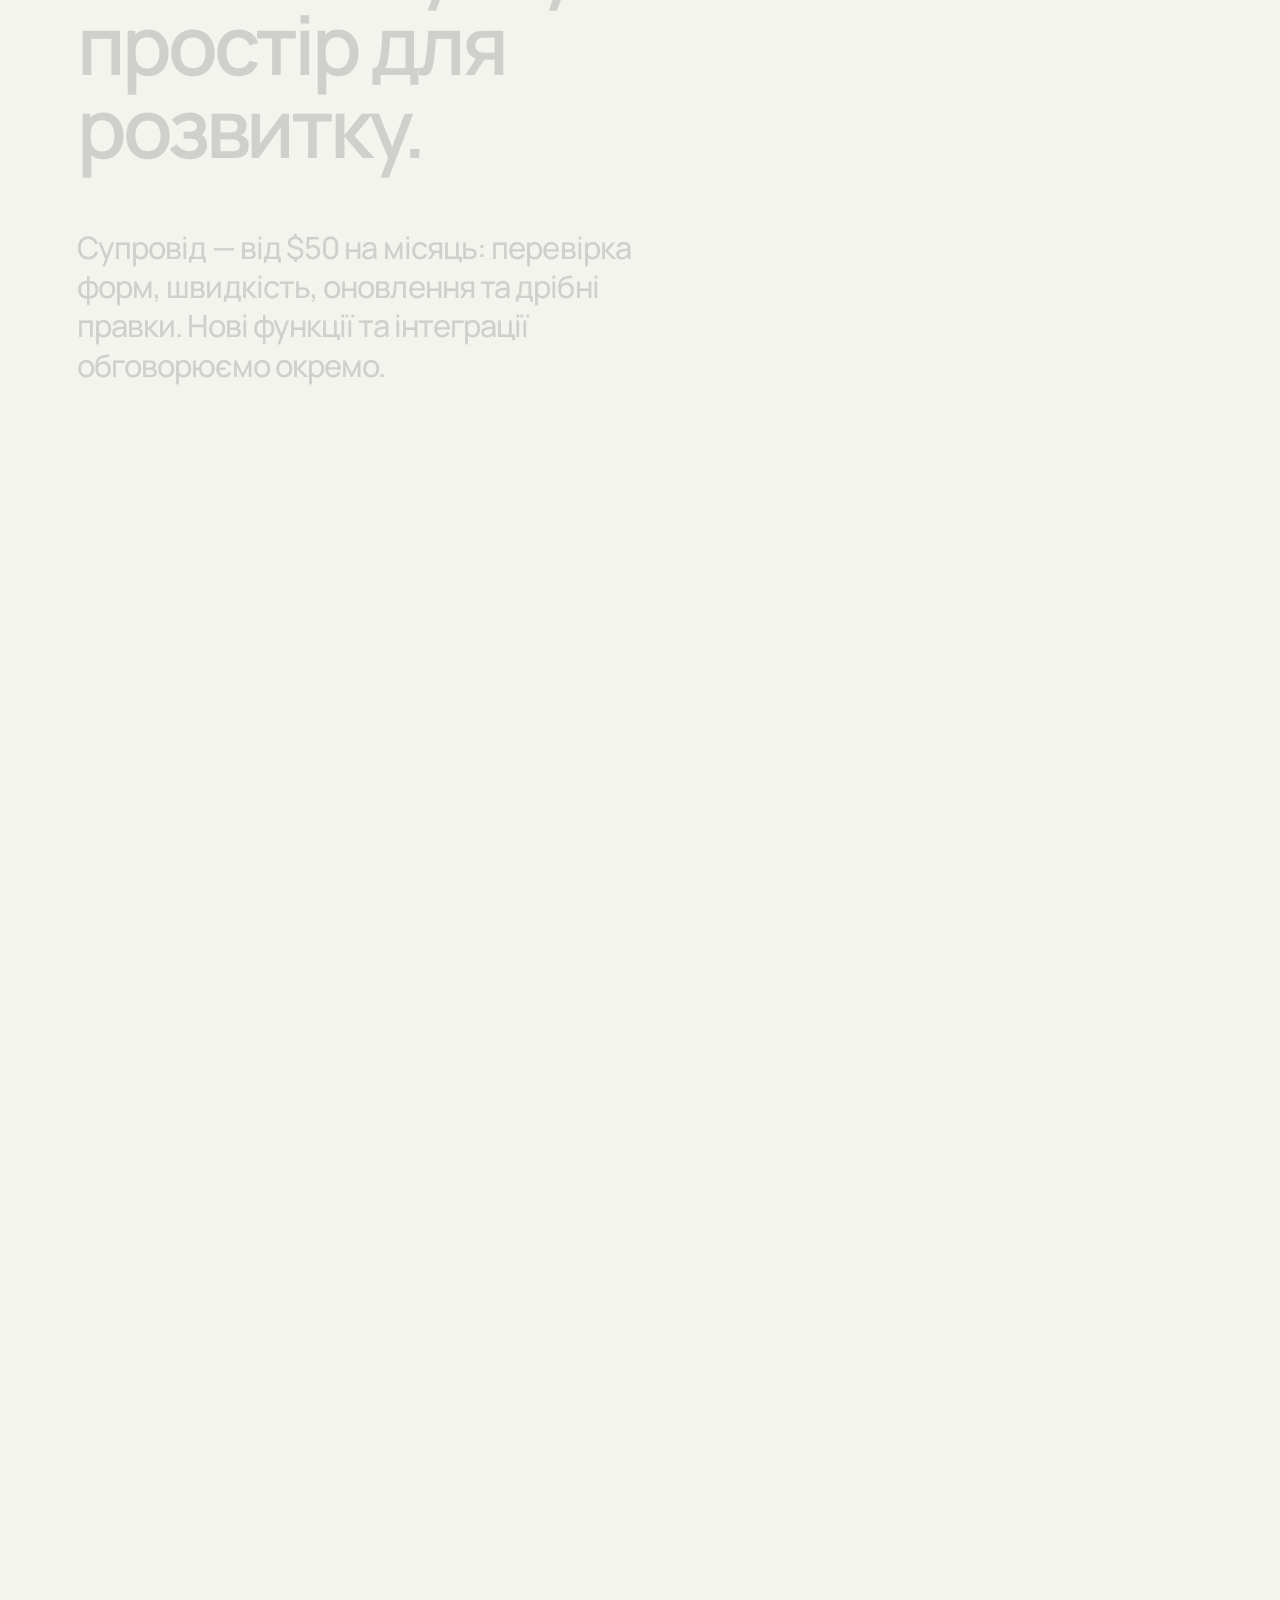
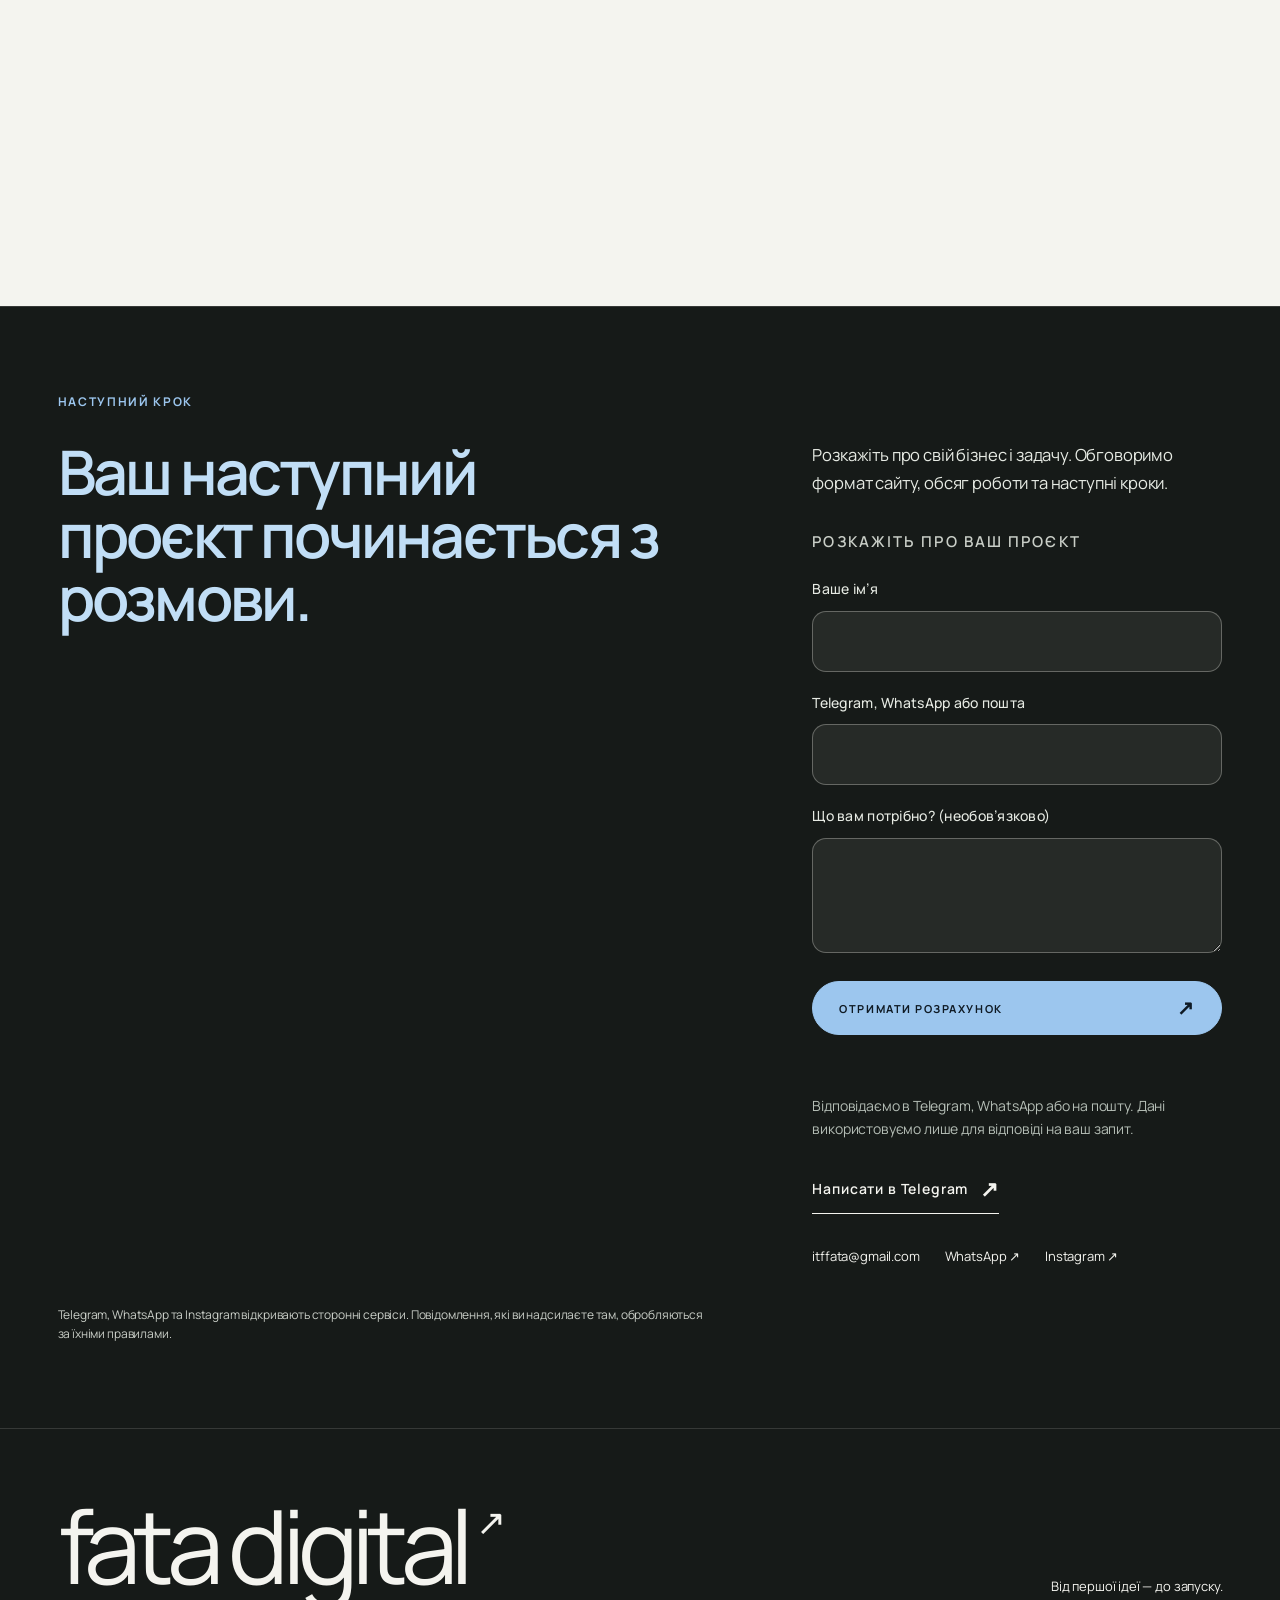
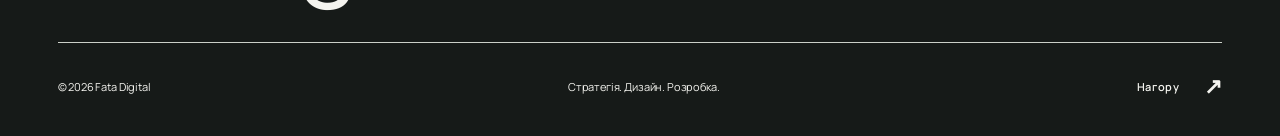
<file: uk/prices.html>
<!doctype html><html lang="uk"><head>
<!-- Google tag (gtag.js) -->
<script async src="https://www.googletagmanager.com/gtag/js?id=AW-18498293585"></script>
<script>
  window.dataLayer = window.dataLayer || [];
  function gtag(){dataLayer.push(arguments);}
  gtag('consent', 'default', {'ad_storage': 'denied', 'ad_user_data': 'denied', 'ad_personalization': 'denied', 'analytics_storage': 'denied', 'wait_for_update': 500});
  try { if (localStorage.getItem('fata_consent') === 'granted') { gtag('consent', 'update', {'ad_storage': 'granted', 'ad_user_data': 'granted', 'ad_personalization': 'granted', 'analytics_storage': 'granted'}); } } catch (e) {}
  gtag('js', new Date());

  gtag('config', 'AW-18498293585');
</script>
<meta charset="utf-8"><meta name="viewport" content="width=device-width, initial-scale=1"><meta name="theme-color" content="#f4f4ef"><title>Ціни | Fata Digital</title><meta name="description" content="Вартість сайтів, брендингу та автоматизації заявок у Fata Digital."><link rel="canonical" href="https://fatadigital.online/uk/prices.html"><meta property="og:type" content="website"><meta property="og:title" content="Ціни | Fata Digital"><meta property="og:description" content="Вартість сайтів, брендингу та автоматизації заявок у Fata Digital."><meta property="og:url" content="https://fatadigital.online/uk/prices.html"><meta property="og:image" content="https://fatadigital.online/assets/social.jpg"><meta property="og:locale" content="uk_UA"><meta name="twitter:card" content="summary_large_image"><link rel="icon" href="../assets/favicon.svg" type="image/svg+xml"><link rel="stylesheet" href="../styles.css?v=20261116a"><script src="../translations.js?v=20261116a" defer></script><script src="../script.js?v=20261116a" defer></script><link rel="alternate" hreflang="uk" href="https://fatadigital.online/uk/prices.html"><link rel="alternate" hreflang="en" href="https://fatadigital.online/prices.html"><link rel="alternate" hreflang="x-default" href="https://fatadigital.online/prices.html"></head><body data-page="prices"><a data-i18n="skip" class="skip" href="#main">Перейти до вмісту</a><header class="header"><a class="brand" href="index.html" aria-label="Fata Digital"><span class="brand-symbol" aria-hidden="true">f.</span><span>FATA<br>DIGITAL</span></a><nav id="navigation" data-label="nav" aria-label="Головна навігація"><a data-i18n="work" href="index.html#works">Роботи</a><a data-i18n="services" href="index.html#services">Послуги</a><a data-i18n="process" href="index.html#process">Процес</a><a data-i18n="studio" href="index.html#studio">Студія</a><a data-i18n="prices" href="prices.html">Ціни</a><a class="menu-contact" href="index.html#contact" data-i18n="start">Обговорити проєкт</a></nav><div class="header-tools"><div class="languages" role="group" aria-label="Мова" data-label="language"><a href="prices.html" data-lang="uk" lang="uk" aria-current="page">UA</a><span aria-hidden="true">/</span><a href="../prices.html" data-lang="en" lang="en">EN</a></div><a class="button header-cta" href="index.html#contact"><span data-i18n="start" >Обговорити проєкт</span><span aria-hidden="true">↗</span></a><button class="menu-toggle" type="button" aria-controls="navigation" aria-expanded="false" aria-label="Відкрити меню"><span></span><span></span></button></div></header><main id="main"><section class="pricing-hero section"><canvas class="hero-flow" aria-hidden="true"></canvas><p data-i18n="pricinglabel" class="eyebrow">Обсяг роботи / Вартість</p><h1><span data-i18n="pricingline1">Чіткий старт.</span><br><span data-i18n="pricingline2">Зрозумілий бюджет.</span></h1><p data-i18n="pricingintro" class="large-copy">Ціни нижче — відправна точка для планування. Задача, складність дизайну та інтеграції визначають остаточну вартість, яку погоджуємо до початку роботи.</p></section><section class="section formats"><div class="section-heading"><div><p data-i18n="formatslabel" class="eyebrow">Формати для старту</p><h2 data-i18n="np_f_title">Оберіть, що має робити ваш сайт.</h2></div><p data-i18n="np_f_intro">Ми продаємо не кількість сторінок, а результат: заявки, продажі та сайт, за який хтось відповідає.</p></div><div class="format-grid"><article><span class="badge-rec" data-i18n="recommended">Рекомендуємо</span><h3 data-i18n="np_lead">Сайт, що приймає заявки</h3><p data-i18n="np_lead_c">До 5 сторінок, форма заявок і передача кожної заявки в CRM, Telegram або Google Таблиці. 2 раунди правок.</p><strong data-i18n="np_lead_a">від $600</strong><a class="text-link" href="#contact"><span data-i18n="formatcta">Обговорити формат</span><span aria-hidden="true">↗</span></a></article><article><h3 data-i18n="np_store">Інтернет-магазин</h3><p data-i18n="np_store_c">Каталог, кошик, оплата й доставка, підключення до CRM. Розробляємо під ваш бізнес, а не за шаблоном.</p><strong data-i18n="np_store_a">Індивідуально</strong><a class="text-link" href="https://t.me/itffata" target="_blank" rel="noopener noreferrer"><span data-i18n="storecta">Обговорити магазин</span><span aria-hidden="true">↗</span></a></article><article><h3 data-i18n="np_audit">Аудит сайту, зробленого ШІ</h3><p data-i18n="np_audit_c">Перевіряємо сайт, зібраний у ШІ чи на конструкторі: чи доходять заявки, чи не відкриті ключі й дані, швидкість і мобільна версія. Ви отримуєте список проблем і план виправлення.</p><strong data-i18n="np_audit_a">від $100</strong><a class="text-link" href="#contact"><span data-i18n="np_audit_cta">Замовити аудит</span><span aria-hidden="true">↗</span></a></article></div></section><section class="section price-section"><h2 data-i18n="websites" >Сайти</h2><div class="price-columns" aria-hidden="true"><span data-i18n="scope">Формат і обсяг</span><span data-i18n="cost">Вартість</span></div><div class="price-list"><article><span class="index">01</span><div><span class="badge-rec" data-i18n="recommended">Рекомендуємо</span><h3 data-i18n="np_lead_l">Сайт, що приймає заявки — до 5 сторінок</h3><p data-i18n="np_lead_ld">Структура для послуг, проєктів і контактів, форма заявок і передача кожної заявки в CRM, Telegram або Google Таблиці. У пакеті — 2 раунди правок.</p></div><strong data-i18n="np_lead_a">від $600</strong><a class="text-link" href="#contact"><span data-i18n="start">Отримати розрахунок</span><span aria-hidden="true">↗</span></a></article><article><span class="index">02</span><div><h3 data-i18n="pricepro">Pro — до 8 сторінок</h3><p data-i18n="np_pro_d">Усе з пакета «Сайт, що приймає заявки», до 8 сторінок і дві мовні версії UA/EN. У пакеті — 2 раунди правок.</p></div><strong data-i18n="amountpro">від $800</strong><a class="text-link" href="#contact"><span data-i18n="start">Отримати розрахунок</span><span aria-hidden="true">↗</span></a></article><article class="price-store"><span class="index">03</span><div><h3 data-i18n="storepricingtitle">Інтернет-магазин</h3><p data-i18n="storepriced">Індивідуальна розробка під ваш бізнес: дизайн, каталог, кошик та потрібні інтеграції. Обсяг робіт і вартість обговорюємо в приватній розмові.</p></div><strong data-i18n="storeprice">Обговорюємо в приватній розмові</strong><a class="text-link" href="https://t.me/itffata" target="_blank" rel="noopener noreferrer"><span data-i18n="storecta">Обговорити магазин</span><span aria-hidden="true">↗</span></a></article><article><span class="index">04</span><div><h3 data-i18n="np_land">Лендінг із заявками — 1 сторінка</h3><p data-i18n="np_land_d">Одна сторінка під рекламу чи запуск, форма заявок і передача їх у Telegram, Google Таблиці або CRM. У пакеті — 2 раунди правок.</p></div><strong data-i18n="np_land_a">від $200</strong><a class="text-link" href="#contact"><span data-i18n="start">Отримати розрахунок</span><span aria-hidden="true">↗</span></a></article><article><span class="index">05</span><div><h3 data-i18n="price2">Додаткова сторінка</h3><p data-i18n="priced2">$100 за кожну сторінку понад обсяг обраного пакета.</p></div><strong data-i18n="amount2">$100</strong><a class="text-link" href="#contact"><span data-i18n="start">Отримати розрахунок</span><span aria-hidden="true">↗</span></a></article></div><h2 data-i18n="np_addons" >Після запуску та інтеграції</h2><div class="price-columns" aria-hidden="true"><span data-i18n="scope">Формат і обсяг</span><span data-i18n="cost">Вартість</span></div><div class="price-list"><article><span class="index">06</span><div><h3 data-i18n="np_audit">Аудит сайту, зробленого ШІ</h3><p data-i18n="np_audit_c">Перевіряємо сайт, зібраний у ШІ чи на конструкторі: чи доходять заявки, чи не відкриті ключі й дані, швидкість і мобільна версія. Ви отримуєте список проблем і план виправлення.</p></div><strong data-i18n="np_audit_a">від $100</strong><a class="text-link" href="#contact"><span data-i18n="np_audit_cta">Замовити аудит</span><span aria-hidden="true">↗</span></a></article><article><span class="index">07</span><div><h3 data-i18n="np_care">Щомісячний супровід</h3><p data-i18n="np_care_d">Щотижня перевіряємо форми заявок, стежимо за швидкістю та оновленнями, вносимо дрібні правки. Якщо щось зламається — лагодимо ми.</p></div><strong data-i18n="np_care_a">від $50 / міс</strong><a class="text-link" href="#contact"><span data-i18n="start">Отримати розрахунок</span><span aria-hidden="true">↗</span></a></article><article><span class="index">08</span><div><h3 data-i18n="np_crm">Інтеграція з CRM</h3><p data-i18n="np_crm_d">Zoho CRM, KeyCRM та інші системи: заявки із сайту автоматично потрапляють у вашу CRM з потрібними полями.</p></div><strong data-i18n="np_crm_a">від $150</strong><a class="text-link" href="#contact"><span data-i18n="start">Отримати розрахунок</span><span aria-hidden="true">↗</span></a></article><article><span class="index">09</span><div><h3 data-i18n="price5">Приймання заявок</h3><p data-i18n="priced5">Налаштування приймання заявок у Telegram, Google Таблиці або на електронну пошту.</p></div><strong data-i18n="amount5">$50</strong><a class="text-link" href="#contact"><span data-i18n="start">Отримати розрахунок</span><span aria-hidden="true">↗</span></a></article><article><span class="index">10</span><div><h3 data-i18n="price3">Логотип і фірмовий стиль</h3><p data-i18n="priced3">Логотип, кольорова палітра, типографіка та базова візуальна система. Лише разом із розробкою сайту.</p></div><strong data-i18n="amount3">від $60</strong><a class="text-link" href="#contact"><span data-i18n="start">Отримати розрахунок</span><span aria-hidden="true">↗</span></a></article></div><p class="pricing-note" data-i18n="np_note">«Від» означає початкову вартість. Точну ціну називаємо після того, як зрозуміємо задачу, і погоджуємо до початку роботи. У пакетах сайтів — 2 раунди правок. Додаткова сторінка — $100.</p><div class="section-cta"><p data-i18n="ctaprices">Потрібен індивідуальний розрахунок?</p><a class="button button-dark" href="#contact"><span data-i18n="start">Отримати розрахунок</span><span aria-hidden="true">↗</span></a></div></section><section class="section included"><h2 data-i18n="included" >У розробку сайту входить</h2><ul><li data-i18n="inc0" >Україномовна структура сайту</li><li data-i18n="inc1" >Адаптація під телефон і планшет</li><li data-i18n="inc2" >Візуальний стиль під ваш бренд</li><li data-i18n="inc3" >Блоки для послуг, кейсів, цін і контактів</li><li data-i18n="inc4" >Підключення домену та хостингу</li><li data-i18n="inc5" >Дві мовні версії UA/EN — у пакеті Pro; для інших пакетів — за домовленістю</li></ul></section><section class="section support karaoke-sec ks-light"><div class="karaoke-pin"><h2 class="ks-h" data-kw="supporttitle">Після запуску — простір для розвитку.</h2><p class="ks-p" data-kw="supportcopy">Супровід — від $50 на місяць: перевірка форм, швидкість, оновлення та дрібні правки. Нові функції та інтеграції обговорюємо окремо.</p><a class="button button-dark ks-btn" href="#contact"><span data-i18n="start">Отримати розрахунок</span><span aria-hidden="true">↗</span></a></div></section><section class="contact" id="contact"><p data-i18n="contactlabel" class="eyebrow">Наступний крок</p><div class="contact-grid"><h2 data-i18n="contacttitle" >Ваш наступний проєкт починається з розмови.</h2><div><p data-i18n="contactcopy" >Розкажіть про свій бізнес і задачу. Обговоримо формат сайту, обсяг роботи та наступні кроки.</p><form class="lead-form" id="lead-form" method="POST" action="https://formsubmit.co/itffata@gmail.com" novalidate><input type="hidden" name="_subject" value="New enquiry from fatadigital.online (prices page)"><input type="hidden" name="_template" value="table"><input type="hidden" name="_captcha" value="false"><input type="hidden" name="_next" value=""><p data-i18n="formtitle" class="lead-title">Розкажіть про ваш проєкт</p><div class="lead-row"><label for="lf-name" data-i18n="formname">Ваше ім’я</label><input id="lf-name" name="name" type="text" autocomplete="name" required></div><div class="lead-row"><label for="lf-contact" data-i18n="formcontact">Telegram, WhatsApp або пошта</label><input id="lf-contact" name="contact" type="text" autocomplete="off" required></div><div class="lead-row"><label for="lf-msg" data-i18n="formmsg">Що вам потрібно? (необов’язково)</label><textarea id="lf-msg" name="message" rows="3"></textarea></div><input type="text" name="_honey" tabindex="-1" autocomplete="off" class="lead-hp" aria-hidden="true"><button class="button button-dark" type="submit"><span data-i18n="formsend">Отримати розрахунок</span><span aria-hidden="true">↗</span></button><p class="lead-status" id="lead-status" role="status" aria-live="polite"></p><p data-i18n="formnote" class="lead-note">Відповідаємо в Telegram, WhatsApp або на пошту. Дані використовуємо лише для відповіді на ваш запит.</p></form><a class="text-link contact-tg" href="https://t.me/itffata"><span data-i18n="tgwrite">Написати в Telegram</span><span aria-hidden="true">↗</span></a><div class="socials"><a href="mailto:itffata@gmail.com">itffata@gmail.com</a><a href="https://wa.me/380969704543" target="_blank" rel="noopener noreferrer">WhatsApp ↗</a><a href="https://www.instagram.com/fata_digitall/" target="_blank" rel="noopener noreferrer">Instagram ↗</a></div></div></div><p data-i18n="formexternal" class="external-note">Telegram, WhatsApp та Instagram відкривають сторонні сервіси. Повідомлення, які ви надсилаєте там, обробляються за їхніми правилами.</p></section></main><div class="float-contact"><a href="https://t.me/itffata" target="_blank" rel="noopener noreferrer" aria-label="Telegram">Telegram</a><a href="https://wa.me/380969704543" target="_blank" rel="noopener noreferrer" aria-label="WhatsApp">WhatsApp</a></div><footer><div class="footer-top"><a class="footer-brand" href="index.html">fata digital<span aria-hidden="true">↗</span></a><p data-i18n="footnote" >Від першої ідеї — до запуску.</p></div><div class="footer-bottom"><span>© <span id="year">2026</span> Fata Digital</span><span data-i18n="footline" >Стратегія. Дизайн. Розробка.</span><a class="text-link" href="#main"><span data-i18n="top" >Нагору</span><span aria-hidden="true">↗</span></a></div></footer></body></html>
</file>
<file: styles.css>
@font-face{font-family:Manrope;src:url('assets/manrope.ttf') format('truetype');font-style:normal;font-weight:400 800;font-display:swap}
*{box-sizing:border-box}
html{scroll-behavior:smooth;scroll-padding-top:105px}
body{margin:0;background:#f4f4ef;color:#202522;font-family:Manrope,Arial,sans-serif;font-size:16px;line-height:1.6;-webkit-font-smoothing:antialiased}
a{color:inherit;text-decoration:none}
button{font:inherit;color:inherit;cursor:pointer}
img{display:block;max-width:100%;height:auto}
h1,h2,h3,p{margin:0}
h1,h2,h3{font-weight:500;line-height:1.08;letter-spacing:-.055em}
h1{font-size:clamp(54px,6.3vw,94px)}
h2{font-size:clamp(38px,4.4vw,65px)}
h3{font-size:28px;letter-spacing:-.035em}
p{color:#5b625d}
button,a{-webkit-tap-highlight-color:transparent}
a:focus-visible,button:focus-visible{outline:3px solid #2571be;outline-offset:6px}
::selection{background:#badcff;color:#202522}
.skip{position:fixed;top:-100px;left:20px;background:#202522;color:white;padding:12px;z-index:100}
.skip:focus{top:12px}
.header{height:104px;margin:0 auto;max-width:1600px;padding:0 4.5%;display:flex;align-items:center;gap:30px;border-bottom:1px solid #d4d7d0;background:#f4f4ef;position:relative;z-index:30}
.brand{display:flex;align-items:center;gap:13px;font-size:12px;font-weight:700;letter-spacing:.09em;line-height:1.3;flex-shrink:0}
.brand-symbol{font-size:50px;font-weight:700;letter-spacing:-.09em;line-height:1;margin-right:2px}
.header nav{display:flex;gap:26px;align-items:center;margin-left:auto;font-size:13px;font-weight:600}
.header nav a{padding:12px 0;position:relative}
.header nav a:after{content:'';position:absolute;bottom:5px;left:0;width:0;height:1px;background:currentColor;transition:width .2s}
.header nav a:hover:after{width:100%}
.header-tools{display:flex;align-items:center;gap:27px}
.languages{display:flex;align-items:center;gap:4px;font-size:12px}
.languages button,.languages a{border:0;background:none;min-width:36px;min-height:44px;padding:5px;color:#59635b}
.languages button[aria-pressed=true],.languages a[aria-current=page]{color:#202522;text-decoration:underline;text-underline-offset:5px;font-weight:800}
.button{display:inline-flex;align-items:center;justify-content:space-between;gap:30px;padding:17px 23px;min-height:54px;background:#c1def6;border:1px solid transparent;font-size:13px;font-weight:700;transition:background .2s,transform .2s}
.button:hover{background:#a9cfee;transform:translateY(-2px)}
.button span:last-child{font-size:20px;line-height:1}
.button-dark{background:#202522;color:#fff}
.button-dark:hover{background:#39423b}
.text-link{display:inline-flex;align-items:center;gap:24px;font-size:14px;font-weight:600;min-height:48px;border-bottom:1px solid currentColor}
.text-link span:last-child{font-size:22px}
.menu-toggle{display:none}
.hero,.section,.contact,footer{max-width:1600px;margin:auto;padding-left:4.5%;padding-right:4.5%}
.hero{padding-top:40px}
.eyebrow{font-size:11px;text-transform:uppercase;letter-spacing:.13em;font-weight:700;color:inherit}
.hero-top{display:flex;justify-content:space-between;align-items:center}
.hero-top .eyebrow:before{content:'';display:inline-block;width:7px;height:7px;border-radius:50%;background:#669cca;margin-right:10px}
.hero-tag{font-size:12px}
.hero-grid{display:grid;grid-template-columns:1.6fr 1fr;gap:4%;align-items:center;padding:63px 0 54px}
.hero-copy h1{max-width:900px}
.blue-text{color:#4c7eaa}
.hero-lead{font-size:16px;max-width:460px;margin-top:30px;line-height:1.8}
.hero-actions{display:flex;gap:30px;align-items:center;margin-top:34px}
.hero-art{background:#c1def6;aspect-ratio:1/1.05;position:relative;overflow:hidden;min-width:0}
.art-top,.art-bottom{position:absolute;left:24px;right:24px;display:flex;justify-content:space-between;font-size:11px;letter-spacing:.1em;font-weight:700}
.art-top{top:20px;font-size:13px}
.art-top>span{font-size:25px}
.art-bottom{z-index:2;left:0;right:0;bottom:0;padding:13px 24px;background:#c1def6;letter-spacing:.03em}
.art-screen{position:absolute;width:83%;box-shadow:0 15px 30px #182b3826;border:4px solid #e8edf0;transition:transform .7s}
.art-screen-back{top:19%;left:26%;transform:rotate(8deg)}
.art-screen-front{top:36%;left:8%;transform:rotate(-8deg)}
.hero-art:hover .art-screen-front{transform:rotate(-4deg) translateY(-7px)}
.hero-art:hover .art-screen-back{transform:rotate(4deg) translateY(-7px)}
.hero-bottom{display:flex;justify-content:space-between;align-items:center;border-bottom:1px solid #cbd0c8;padding:0 0 24px}
.hero-bottom p{font-size:12px}
.scroll-link{display:grid;place-items:center;border:1px solid #bec4bb;width:42px;height:42px;border-radius:50%;font-size:20px}
.section{padding-top:110px;padding-bottom:110px}
.section-heading{display:flex;justify-content:space-between;gap:50px;align-items:flex-end;margin-bottom:48px}
.section-heading h2{margin-top:20px}
.section-heading>p{max-width:285px;font-size:14px}
.project-grid{display:grid;grid-template-columns:1fr 1fr;column-gap:5%;row-gap:56px;align-items:start}
.project-safeway{margin-top:150px}
.project-maison{max-width:100%}
.project-grauhorn{margin-top:100px}
.project-image{display:block;position:relative;padding:28px 24px;background:#dddfd6;overflow:hidden}
.project-safeway .project-image{background:#dce7ed}
.project-maison .project-image{background:#d5d4e1}
.project-grauhorn .project-image{background:#d9dedf}
.project-image img{aspect-ratio:1.44;object-fit:cover;transition:transform .45s}
.project-browser{height:19px;background:#f3f4f1;display:flex;align-items:center;padding:0 8px;gap:3px}
.project-browser i{width:3px;height:3px;background:#a6aaa3;border-radius:50%}
.project-browser span{font-size:6px;margin:auto;letter-spacing:.04em;color:#697168}
.project-open{position:absolute;right:14px;bottom:14px;border-radius:50%;width:38px;height:38px;display:grid;place-items:center;background:#f4f4ef;font-size:24px;transition:transform .2s}
.project-image:hover img{transform:scale(1.018)}
.project-image:hover .project-open{transform:translate(2px,-2px)}
.project-meta{display:flex;gap:15px;justify-content:space-between;align-items:end;margin-top:24px}
.project-meta .eyebrow{font-size:11px;color:#62695f}
.project-meta h3{margin-top:10px;font-size:30px}
.project-meta h3 span{font-size:22px}
.project-service{font-size:11px;text-align:right;white-space:nowrap}
.project-description{font-size:14px;max-width:400px;margin-top:13px}
.studio{background:#202822;color:#f4f4ef}
.studio-intro{display:grid;grid-template-columns:1fr 2fr;gap:6%}
.studio-intro h2{max-width:750px}
.studio .large-copy{max-width:670px;color:#bac4bc;margin-top:30px}
.large-copy{font-size:18px;line-height:1.8}
.values{display:grid;grid-template-columns:repeat(3,1fr);gap:6%;margin-top:85px}
.values article{border-top:1px solid #59615b;padding-top:25px}
.index{font-size:11px;letter-spacing:.08em;color:#586257}
.values .index{color:#badcff}
.values h3{font-size:24px;margin-top:30px}
.values p{font-size:14px;color:#bac4bc;margin-top:18px}
.feature{display:grid;grid-template-columns:1fr 1.2fr;gap:8%;align-items:center;border-bottom:1px solid #cbd0c8}
.feature h2{margin:24px 0}
.feature-copy>p:not(.eyebrow){font-size:15px;max-width:400px}
.feature-copy>p+p{margin-top:16px}
.feature .text-link{margin-top:25px}
.feature-visual{background:#dde0d5;padding:35px 0 35px 35px;overflow:hidden}
.feature-visual img{max-width:none;width:125%;box-shadow:0 15px 25px #2222}
.process-list{border-top:1px solid #cbd0c8}
.process-list article{display:grid;grid-template-columns:70px 1fr 1.2fr 30px;align-items:center;gap:30px;padding:30px 0;border-bottom:1px solid #cbd0c8}
.process-list p{font-size:14px;max-width:400px}
.process-plus{font-size:23px;color:#788276}
.services{background:#e7eae1;display:grid;grid-template-columns:1fr 1.35fr;gap:10%}
.services-intro h2{margin:25px 0;max-width:420px}
.services-intro .text-link{margin-top:20px}
.services-list article{display:grid;grid-template-columns:45px 1fr;gap:15px;border-top:1px solid #bdc4b9;padding:27px 0}
.services-list article:last-child{padding-bottom:0}
.services-list h3{font-size:25px}
.services-list p{margin-top:16px;font-size:14px;max-width:470px}
.contact{background:#c1def6;padding-top:85px;padding-bottom:85px}
.contact-grid{display:grid;grid-template-columns:1.5fr 1fr;gap:12%;margin-top:30px;align-items:end}
.contact h2{font-size:clamp(42px,4.8vw,72px);max-width:760px}
.contact-grid p{font-size:15px;color:#3a5467}
.contact .button{margin-top:28px;width:100%}
.socials{display:flex;gap:25px;margin-top:20px;font-size:13px}
.socials a{padding:10px 0}
footer{padding-top:65px;padding-bottom:25px}
.footer-top{display:flex;justify-content:space-between;align-items:end;padding-bottom:45px}
.footer-brand{font-size:clamp(40px,8vw,125px);line-height:1;letter-spacing:-.075em}
.footer-brand>span{font-size:.35em;vertical-align:top;display:inline-block;margin:10px}
.footer-top p{font-size:13px}
.footer-bottom{border-top:1px solid #cbd0c8;display:flex;justify-content:space-between;align-items:center;gap:20px;padding-top:20px;font-size:11px;color:#62695f}
.footer-bottom .text-link{font-size:11px;border:0}
.pricing-hero{padding-bottom:75px}
.pricing-hero h1{max-width:1000px;margin:30px 0}
.pricing-hero .large-copy{max-width:620px}
.price-section{padding-top:0}
.price-section h2{font-size:32px;margin:45px 0 28px}
.price-list{border-top:1px solid #cbd0c8}
.price-list article{display:grid;grid-template-columns:40px minmax(0,1fr) 120px 200px;align-items:center;gap:25px;padding:34px 0;border-bottom:1px solid #cbd0c8}
.price-list h3{font-size:25px}
.price-list p{max-width:570px;font-size:14px;margin-top:12px}
.price-list strong{font-weight:500;font-size:21px;font-variant-numeric:tabular-nums;white-space:nowrap}
.included{background:#e7eae1;display:grid;grid-template-columns:1fr 1fr;gap:10%}
.included h2{max-width:480px}
.included ul{list-style:none;margin:0;padding:0}
.included li{padding:15px 0;border-bottom:1px solid #c4cbbf;font-size:14px}
.included li:before{content:'↗';margin-right:20px}
@media(min-width:1600px){body{font-size:18px}
.header,.hero,.section,.contact,footer{padding-left:72px;padding-right:72px}
}
@media(max-width:1150px){.header{gap:20px}
.header nav{gap:18px}
.header-tools{gap:15px}
.header-cta{display:none}
.hero-grid{grid-template-columns:1.45fr 1fr}
.hero-actions{gap:20px}
.button{gap:20px;padding:15px 18px}
.project-meta{display:block}
.project-service{text-align:left;margin-top:10px}
.contact-grid{gap:7%}
}
@media(max-width:800px){html{scroll-padding-top:24px}
.header{height:86px}
.header-tools{margin-left:auto}
.menu-toggle{display:flex;flex-direction:column;justify-content:center;gap:6px;align-items:center;width:44px;height:44px;padding:0;border:1px solid #bec4bb;background:none;position:relative;z-index:42}
.menu-toggle span{width:18px;height:1px;background:currentColor;transition:transform .2s}
.menu-toggle[aria-expanded=true] span:first-child{transform:translateY(3.5px) rotate(45deg)}
.menu-toggle[aria-expanded=true] span:last-child{transform:translateY(-3.5px) rotate(-45deg)}
.header nav{display:none;position:fixed;inset:86px 0 0;z-index:40;background:#c1def6;padding:35px 7% 50px;overflow:auto;margin:0;align-items:flex-start;flex-direction:column;gap:0;font-size:clamp(30px,6vw,48px);line-height:1.4;font-weight:500;letter-spacing:-.05em}
.header nav.is-open{display:flex}
.header nav a{border-bottom:1px solid #92b3ce;width:100%;padding:16px 0}
.menu-open{overflow:hidden}
.hero{padding-top:25px}
.hero-grid{padding-top:42px;gap:25px}
.hero h1{font-size:clamp(47px,6.6vw,65px)}
.hero-lead{font-size:14px;margin-top:24px}
.hero-actions{align-items:flex-start;gap:15px;flex-direction:column;margin-top:24px}
.hero-tag{display:none}
.hero-art{aspect-ratio:.73}
.art-screen{width:115%}
.art-screen-back{top:23%;left:15%}
.art-screen-front{top:45%;left:-10%}
.art-bottom{left:0;right:0;padding:10px 17px;letter-spacing:0;font-size:11px;gap:15px}
.art-bottom>span:last-child{display:none}
.section{padding-top:75px;padding-bottom:75px}
.section-heading{gap:30px}
.section-heading>p{max-width:230px}
.project-image{padding:24px 18px}
.project-safeway{margin-top:95px}
.project-grid{gap:45px 5%}
.project-meta h3{font-size:26px}
.studio-intro{grid-template-columns:1fr;gap:30px}
.values{gap:5%;margin-top:55px}
.values h3{font-size:21px}
.values p{font-size:14px}
.feature{gap:5%}
.process-list article{grid-template-columns:35px 1fr 1.2fr;gap:20px}
.process-plus{display:none}
.process-list h3{font-size:24px}
.services{gap:7%}
.services h2{font-size:38px}
.services-list h3{font-size:22px}
.services-list article{grid-template-columns:25px 1fr;gap:10px}
.contact-grid{grid-template-columns:1.1fr 1fr;gap:7%}
.contact h2{font-size:44px}
.price-list article{grid-template-columns:30px 1fr 120px;gap:20px}
.price-list .text-link{grid-column:2;width:max-content}
.footer-top{display:block}
.footer-top p{margin-top:24px}
}
@media(max-width:560px){.hero,.section,.contact,footer,.header{padding-left:6%;padding-right:6%}
.brand-symbol{font-size:44px}
.brand{font-size:11px;gap:10px}
.header{height:78px}
.header nav{top:78px}
.hero-grid{grid-template-columns:1fr;padding-top:35px;padding-bottom:25px;gap:35px}
.hero h1{font-size:clamp(40px,11vw,61px);line-height:1.12;letter-spacing:-.055em}
.hero-lead{font-size:15px;line-height:1.75;max-width:380px}
.hero-actions{flex-direction:column;align-items:flex-start;gap:12px}
.hero-actions .button{font-size:13px;padding:16px 18px;gap:24px}
.hero-actions .text-link{font-size:13px;gap:20px;min-height:44px}
.hero-art{aspect-ratio:1.65}
.art-top{top:12px;left:17px;right:17px}
.art-screen{width:63%;border-width:3px}
.art-screen-back{top:15%;left:42%;transform:rotate(7deg)}
.art-screen-front{top:29%;left:10%;transform:rotate(-7deg)}
.art-bottom{bottom:0;left:0}
.hero-bottom{padding-bottom:18px;gap:15px}
.hero-bottom p{max-width:245px;font-size:11px}
.scroll-link{flex-shrink:0}
.section{padding-top:60px;padding-bottom:60px}
.section-heading{display:block;margin-bottom:30px}
.section-heading h2{margin-top:15px}
.section-heading>p{max-width:270px;font-size:13px;margin-top:18px}
h2{font-size:38px}
.eyebrow{font-size:11px;letter-spacing:.09em}
.project-grid{display:block}
.project{margin:0 0 32px;max-width:none}
.project:last-child{margin-bottom:0}
.project-image{padding:16px 12px}
.project-meta{margin-top:16px;display:block}
.project-meta .eyebrow{font-size:11px;letter-spacing:.05em}
.project-meta h3{font-size:25px}
.project-service{font-size:11px;margin:8px 0 0}
.project-description{font-size:14px;line-height:1.65;margin-top:10px}
.project-maison,.project-grauhorn{width:100%}
.project-grauhorn{margin-left:auto}
.studio-intro{gap:24px}
.large-copy,.studio .large-copy{font-size:16px}
.values{grid-template-columns:1fr;gap:27px;margin-top:40px}
.values article{display:grid;grid-template-columns:30px 1fr;gap:10px;padding-top:20px}
.values h3{margin:0;font-size:22px}
.values p{grid-column:2;margin:0;max-width:340px}
.feature{grid-template-columns:1fr;gap:35px}
.feature-copy>p:not(.eyebrow){font-size:14px}
.feature h2{max-width:320px}
.feature-visual{padding:22px 0 22px 22px}
.process-list article{grid-template-columns:25px 1fr;gap:10px 17px;padding:23px 0;align-items:start}
.process-list h3{font-size:25px}
.process-list .index{padding-top:5px}
.process-list p{grid-column:2;font-size:14px}
.services{grid-template-columns:1fr;gap:32px}
.services-intro h2{max-width:330px}
.services-intro .text-link{margin-top:0}
.services-list p{font-size:14px}
.contact{padding-top:55px;padding-bottom:50px}
.contact-grid{grid-template-columns:1fr;gap:30px;margin-top:23px}
.contact h2{font-size:46px}
.contact-grid p{max-width:340px;font-size:14px}
.contact .button{max-width:400px}
.footer-top{padding-bottom:30px}
.footer-brand{font-size:16vw}
.footer-bottom{flex-wrap:wrap;gap:5px 20px}
.footer-bottom>span:nth-child(2){order:3;width:100%;font-size:11px}
.footer-bottom .text-link{margin-left:auto}
.pricing-hero h1{font-size:clamp(32px,8.6vw,47px);line-height:1.15}
.pricing-hero{padding-bottom:35px}
.price-section{padding-top:0}
.price-list article{grid-template-columns:25px 1fr;gap:15px}
.price-list strong{grid-column:2;font-size:20px}
.price-list .text-link{grid-column:2;font-size:13px;min-height:44px}
.price-list h3{font-size:24px}
.price-list p{font-size:14px}
.included{grid-template-columns:1fr;gap:30px}
.included li{font-size:14px}
}
@media(prefers-reduced-motion:reduce){html{scroll-behavior:auto}
*,*:before,*:after{animation:none!important;transition:none!important}
.button:hover{transform:none}
.hero-art:hover .art-screen-front{transform:rotate(-8deg)}
.hero-art:hover .art-screen-back{transform:rotate(8deg)}
}



.menu-contact{display:none}

.hero-copy h1>span,.pricing-hero h1>span{white-space:nowrap}

.price-columns{display:grid;grid-template-columns:minmax(0,1fr) 345px;padding:0 0 12px 65px;font-size:11px;letter-spacing:.08em;text-transform:uppercase;color:#5b625d}

.pricing-note{font-size:13px;max-width:620px;margin-top:24px}

.contact-grid .contact-channel{font-size:12px;margin-top:12px;color:#3a5467}

.contact .socials{margin-top:10px}

.button>span[aria-hidden],.text-link>span[aria-hidden],.project-meta h3 span{display:inline-block;transition:transform .2s}

@media(hover:hover){.button:hover>span[aria-hidden],.text-link:hover>span[aria-hidden],.project-meta h3 a:hover span{transform:translate(3px,-3px)}
}

:focus-visible .project-open{transform:translate(2px,-2px)}

@media(max-width:1150px) and (min-width:801px){.hero h1{font-size:5.8vw}
.price-list article{grid-template-columns:30px minmax(0,1fr) 100px 185px;gap:20px}
.price-columns{padding-left:50px;grid-template-columns:minmax(0,1fr) 305px}
.price-list .text-link{font-size:13px;gap:16px}
}

@media(max-width:800px){.header nav .menu-contact{display:block;font-size:22px;margin-top:25px;border-bottom:0}
.header nav.is-open{animation:menu-enter .18s ease-out}
.price-columns{grid-template-columns:minmax(0,1fr) 120px;padding-left:50px}
.hero h1{font-size:5.6vw}
.price-list article{grid-template-columns:30px minmax(0,1fr) 120px}
}

@media(max-width:560px){.hero h1{font-size:clamp(39px,10.6vw,59px)}
.price-columns{display:none}
.price-list article{grid-template-columns:25px minmax(0,1fr);gap:12px 15px}
.work{padding-top:48px}
.project-meta h3{font-size:27px}
.contact h2{font-size:clamp(39px,10.6vw,46px);line-height:1.12}
.section-heading>p{font-size:14px}
.footer-bottom .text-link{min-height:44px}
}

@keyframes menu-enter{from{opacity:0;transform:translateY(-6px)}
to{opacity:1;transform:none}
}

@media(prefers-reduced-motion:reduce){.project-image:hover img,.project-image:hover .project-open,:focus-visible .project-open,.button:hover>span[aria-hidden],.text-link:hover>span[aria-hidden],.project-meta h3 a:hover span{transform:none}
.hero-art:hover .art-screen-front{transform:rotate(-8deg)}
.hero-art:hover .art-screen-back{transform:rotate(8deg)}
}

@media(prefers-reduced-motion:reduce) and (max-width:560px){.hero-art:hover .art-screen-front{transform:rotate(-7deg)}
.hero-art:hover .art-screen-back{transform:rotate(7deg)}
}


.price-list .price-store strong{white-space:normal;overflow-wrap:normal;font-size:18px}
@media(min-width:801px){.price-list .price-store{grid-template-columns:40px minmax(0,1fr) 165px 200px}}
@media(min-width:801px) and (max-width:1150px){.price-list .price-store{grid-template-columns:30px minmax(0,1fr) 150px 185px}}
@media(min-width:561px) and (max-width:800px){.price-list .price-store{grid-template-columns:30px minmax(0,1fr) 165px}}

/* Local preview additions: native controls, no animation or library dependency. */
.preview-banner{padding:8px 6%;background:#202822;color:#f4f4ef;text-align:center;font-size:12px;line-height:1.6}
.section-cta{margin-top:48px;padding-top:28px;border-top:1px solid #bdc4b9;display:flex;justify-content:space-between;align-items:center;gap:24px}
.section-cta p{font-size:21px;line-height:1.4;color:#202522;max-width:620px}
.section-cta .button{flex-shrink:0}
.services>.section-cta{grid-column:1/-1;margin-top:0}
.faq-list{border-top:1px solid #bdc4b9}
.faq-list details{border-bottom:1px solid #bdc4b9}
.faq-list summary{list-style:none;display:flex;align-items:center;justify-content:space-between;gap:25px;cursor:pointer;font-size:22px;line-height:1.4;padding:25px 0;min-height:64px}
.faq-list summary::-webkit-details-marker{display:none}
.faq-list summary:after{content:'+';font-size:28px;font-weight:400;flex-shrink:0}
.faq-list details[open] summary:after{content:'−'}
.faq-list details>p{max-width:800px;padding:0 38px 28px 0;font-size:16px;line-height:1.8}
summary:focus-visible,input:focus-visible,select:focus-visible,textarea:focus-visible{outline:3px solid #2571be;outline-offset:4px}
.external-note{font-size:12px;color:#304d63;max-width:650px;margin-top:28px}
.legal-links{display:flex;flex-wrap:wrap;gap:10px 25px;border-top:1px solid #cbd0c8;margin-top:20px;padding-top:20px;font-size:12px;color:#525d54}
.legal-links a{padding:8px 0;text-decoration:underline;text-underline-offset:4px}
.legal-document{max-width:1050px}.legal-document h1{font-size:clamp(38px,6vw,72px);margin:24px 0;overflow-wrap:anywhere}
.legal-document h2{font-size:28px;margin:36px 0 18px}.legal-document p{max-width:780px}
.legal-document .text-link{margin-top:36px}.draft-badge{color:#81511e}.legal-intro{padding:20px;border-left:3px solid #94703e;background:#eee8db}
@media(max-width:800px){.section-cta{align-items:flex-start;flex-direction:column}.faq-list summary{font-size:20px}}
@media(max-width:560px){.faq-list summary{font-size:18px;padding:20px 0}.faq-list details>p{font-size:14px}.section-cta p{font-size:19px}.legal-links{gap:8px 18px}.preview-banner{font-size:11px}}

.languages a{display:inline-flex;align-items:center;justify-content:center}

.skip:not(:focus){clip-path:inset(50%);width:1px;height:1px;overflow:hidden;white-space:nowrap}
@media(max-width:800px){.header nav{top:var(--menu-top,86px)}}

.formats{padding-top:0}.format-grid{display:grid;grid-template-columns:repeat(3,minmax(0,1fr));gap:24px}.format-grid article{border:1px solid #bdc4b9;padding:28px;display:flex;flex-direction:column;align-items:flex-start;gap:20px}.format-grid p{font-size:14px}.format-grid strong{font-size:22px;line-height:1.4;font-weight:500;margin-top:auto}.format-grid .text-link{font-size:13px}.support{display:flex;gap:40px;align-items:center;justify-content:space-between}.support>div{max-width:750px}.support h2{font-size:clamp(32px,4vw,48px)}.support p{margin-top:24px}.support .button{flex-shrink:0}@media(max-width:800px){.format-grid{grid-template-columns:1fr}.support{align-items:flex-start;flex-direction:column}}

/* Continuous testimonial preview. Original cards remain readable without JS. */
.reviews{background:#e9ece5;overflow:hidden}
.reviews-intro{max-width:330px}.reviews-intro>p{font-size:14px}
.reviews-toggle{display:inline-flex;align-items:center;gap:10px;min-height:44px;margin-top:18px;border:1px solid #a7b2a5;padding:9px 15px;background:transparent;font-size:12px;font-weight:600}
.reviews-toggle[hidden]{display:none}.reviews-toggle-icon{font-size:17px;width:16px;text-align:center}
.reviews-viewport{overflow-x:auto;scrollbar-width:thin;padding:5px 0 16px}
.reviews-track{display:flex;width:max-content}
.reviews-group{display:flex;flex-shrink:0;gap:20px;padding-right:20px}
.review-card{width:clamp(280px,30vw,360px);min-height:330px;padding:28px;background:#f8f9f5;border:1px solid #cbd2c6;display:flex;flex-direction:column}
.review-card-top{display:flex;align-items:start;justify-content:space-between;gap:15px}
.review-card-top .eyebrow{font-size:10px;color:#53644f;padding-top:8px}
.review-quote{font:70px/1 Georgia,serif;color:#64835a;height:48px}
.review-copy{font-size:19px;line-height:1.6;letter-spacing:-.025em;color:#354431;margin:20px 0 30px}
.review-person{display:flex;gap:12px;align-items:center;margin-top:auto}
.review-avatar{display:grid;place-items:center;flex-shrink:0;width:42px;height:42px;background:#dce7d5;border-radius:50%;font-size:22px;color:#3b5430}
.review-name{font-size:13px;font-weight:700;color:#354431}.review-role{font-size:11px;color:#606c5b;margin-top:3px}
.review-placeholder{font-size:10px;letter-spacing:.06em;text-transform:uppercase;color:#606c5b;border-top:1px solid #d6ddcf;padding-top:13px;margin-top:22px}
.reviews.is-ready .reviews-viewport{overflow:hidden}
.reviews.is-ready .reviews-track{animation:reviews-scroll 60s linear infinite}
@keyframes reviews-scroll{from{transform:translateX(0)}to{transform:translateX(-50%)}}
@media(max-width:560px){.reviews-intro{margin-top:20px}.review-card{padding:24px;min-height:320px}.review-copy{font-size:18px}}
@media(prefers-reduced-motion:reduce){.reviews.is-ready .reviews-track{animation:none;transform:none}.reviews.is-ready .reviews-viewport{overflow-x:auto}.reviews-group[aria-hidden=true]{display:none}.reviews-toggle{display:none}}
.reviews-viewport:focus-visible{outline:3px solid #2571be;outline-offset:4px}

.review-copy{white-space:pre-line;font-size:17px;line-height:1.65}.review-source{margin-top:auto;padding-top:18px;border-top:1px solid #d6ddcf;font-size:11px;color:#606c5b}

/* Only offscreen elements are prepared by JS; no visible-to-hidden flash. */
.reveal-pending{opacity:0}
@media(prefers-reduced-motion:reduce){.reveal-pending{opacity:1}}
@media print{.reveal-pending{opacity:1}}

/* The first screen starts its reveal in CSS, before the first paint. */
.hero-copy h1,.hero-lead,.hero-actions,.hero-art{animation:hero-intro 700ms cubic-bezier(.22,1,.36,1) backwards}
.hero-lead{animation-delay:90ms}.hero-actions{animation-delay:180ms}.hero-art{animation-delay:120ms}
@keyframes hero-intro{from{opacity:0;transform:translateY(32px)}to{opacity:1;transform:translateY(0)}}
@media(prefers-reduced-motion:reduce){.hero-copy h1,.hero-lead,.hero-actions,.hero-art{animation:none}}
@media print{.hero-copy h1,.hero-lead,.hero-actions,.hero-art{animation:none}}

.reviews.has-review-dialog .review-card{height:420px;min-height:0}
.reviews.has-review-dialog .review-copy{display:-webkit-box;-webkit-box-orient:vertical;-webkit-line-clamp:5;overflow:hidden;max-height:8.25em;margin-bottom:14px;flex-shrink:0}
.review-read-more{align-self:flex-start;border:0;border-bottom:1px solid currentColor;padding:8px 0;min-height:44px;background:none;font-size:13px;font-weight:600;color:#354431}
.review-dialog{width:calc(100% - 32px);max-width:680px;max-height:calc(100dvh - 40px);margin:auto;padding:48px;border:1px solid #cbd2c6;background:#f8f9f5;color:#202522;overflow:auto;overscroll-behavior:contain}
.review-dialog::backdrop{background:rgba(20,29,23,.65)}
.review-dialog h2{font-size:32px;line-height:1.2;margin:15px 0 25px;padding-right:20px}
.review-dialog .eyebrow{padding-right:40px;color:#53644f}
.review-dialog-text{white-space:pre-line;font-size:17px;line-height:1.8;color:#354431}
.review-dialog-close{position:absolute;top:12px;right:12px;width:44px;height:44px;border:1px solid #bdc4b9;background:#f8f9f5;font-size:28px;line-height:1}
.review-dialog-open{overflow:hidden}
@media(max-width:560px){.review-dialog{padding:30px 24px}.review-dialog h2{font-size:26px}.review-dialog-text{font-size:16px}}
@media print{.reviews.has-review-dialog .review-card{height:auto}.reviews.has-review-dialog .review-copy{display:block;max-height:none}.review-read-more{display:none}}


.consent{position:fixed;left:20px;bottom:20px;z-index:90;width:min(460px,calc(100vw - 40px));padding:22px 24px;background:#f4f4ef;color:#202522;border:1px solid #202522;box-shadow:0 18px 50px rgba(32,37,34,.16)}
.consent[hidden]{display:none}
.consent{overflow:hidden}
.consent p{padding-right:50px}
.consent-cookie{position:absolute;right:-32px;top:14px;width:88px;height:64px;pointer-events:none}
.consent-cookie svg{display:block;width:88px;height:64px}
.consent p{font-size:14px;line-height:1.55;color:#202522}
.consent-actions{display:flex;gap:10px;margin-top:18px}
.consent-actions button{flex:1;min-height:48px;padding:12px 18px;font-size:13px;font-weight:700;border:1px solid #202522;background:transparent;transition:background .2s,color .2s}
.consent-actions button[data-consent="granted"]{background:#202522;color:#fff}
.consent-actions button[data-consent="granted"]:hover{background:#39423b}
.consent-actions button[data-consent="denied"]:hover{background:#e6e8e1}
@media(max-width:560px){.consent{left:12px;right:12px;bottom:12px;width:auto;padding:18px}}

/* hero: dark full-bleed with drifting gradient, no card */
.hero{position:relative;max-width:none;margin:0;overflow:hidden;background:#161a18;color:#f4f4ef;padding:0 max(6%,calc((100vw - 1600px)/2 + 72px))}
.hero:before,.hero:after{content:"";position:absolute;border-radius:50%;filter:blur(90px);pointer-events:none;will-change:transform}
.hero:before{width:62vw;height:62vw;max-width:900px;max-height:900px;right:-12%;top:-30%;background:radial-gradient(circle,#2571be 0,rgba(37,113,190,0) 68%);opacity:.75;animation:fdA 16s ease-in-out infinite alternate}
.hero:after{width:48vw;height:48vw;max-width:700px;max-height:700px;left:-10%;bottom:-35%;background:radial-gradient(circle,#669cca 0,rgba(102,156,202,0) 68%);opacity:.4;animation:fdB 20s ease-in-out infinite alternate}
@keyframes fdA{to{transform:translate(-16%,18%) scale(1.15)}}
@keyframes fdB{to{transform:translate(22%,-14%) scale(1.2)}}
.hero>*{position:relative;z-index:1}
.hero-art{display:none}
.hero-top{padding-top:34px;color:#c9cec7}
.hero-grid{grid-template-columns:1fr;min-height:62vh;align-content:center;padding:70px 0 60px}
.hero-copy h1{max-width:1100px;font-size:clamp(46px,8vw,128px);line-height:1.02;color:#f4f4ef}
.hero-copy h1 .blue-text{color:#9cc6ee}
.hero-lead{color:#c9cec7;max-width:520px;font-size:17px}
.hero .button-dark{background:#f4f4ef;color:#202522;border-color:#f4f4ef}
.hero .text-link{color:#f4f4ef}
.hero-bottom{border-bottom:0;border-top:1px solid rgba(244,244,239,.18);padding:22px 0;color:#c9cec7}
.hero-bottom a{color:#f4f4ef}
.hero-copy h1>span{display:inline-block;animation:fdUp 1s cubic-bezier(.2,.7,.2,1) both}
.hero-copy h1>span+br+span{animation-delay:.25s}
.hero-lead,.hero-actions{animation:fdUp 1s .55s cubic-bezier(.2,.7,.2,1) both}
@keyframes fdUp{from{opacity:0;transform:translateY(40px)}to{opacity:1;transform:none}}
@media(prefers-reduced-motion:reduce){.hero:before,.hero:after,.hero-copy h1>span,.hero-lead,.hero-actions{animation:none}}
@media(max-width:560px){.hero-grid{min-height:0;padding:50px 0 40px}.hero-copy h1{font-size:clamp(40px,12vw,60px)}}
.hero .hero-tag,.hero-bottom p{color:#c9cec7;opacity:1}

.hero:before,.hero:after{display:none}
.hero-flow{position:absolute;inset:0;width:100%;height:100%;z-index:0;pointer-events:none}

.project-safeway,.project-metalpro{display:none}

.project-mare{display:none}.project-grauhorn{margin-top:0}

/* reviews: one centered quote + client logo */
.reviews{background:#e9ece5;overflow:visible}
.rv-head{max-width:1100px;margin:0 auto 48px;text-align:center}
.rv-head .eyebrow{justify-content:center}
.rv{max-width:820px;margin:0 auto;text-align:center}
.rv-stage{display:grid}
.rv-slide{grid-area:1/1;margin:0;opacity:0;visibility:hidden;transform:translateY(12px);transition:opacity .6s,transform .6s,visibility .6s}
.rv-slide.is-on{opacity:1;visibility:visible;transform:none}
.rv-slide blockquote{margin:0;font-size:clamp(19px,2.2vw,27px);line-height:1.5;letter-spacing:-.015em;white-space:pre-line;color:#202522}
.rv-slide figcaption{display:flex;flex-direction:column;align-items:center;gap:14px;margin-top:34px}
.rv-logo{display:grid;place-items:center;width:132px;height:56px;border:1px dashed #9aa597;color:#7c867a;font-size:11px;letter-spacing:.12em;text-transform:uppercase}
.rv-logo i{font-style:normal}
.rv-meta{display:flex;flex-direction:column;gap:3px;font-size:13px}
.rv-meta b{font-weight:600}
.rv-meta em{font-style:normal;color:#5a6258}
.rv-nav{display:flex;align-items:center;justify-content:center;gap:18px;margin-top:38px}
.rv-btn{width:44px;height:44px;border:1px solid #202522;background:transparent;font-size:18px;cursor:pointer;transition:background .2s,color .2s}
.rv-btn:hover{background:#202522;color:#f4f4ef}
.rv-dots{display:flex;gap:10px}
.rv-dot{width:10px;height:10px;border-radius:50%;border:0;padding:0;background:#b4bdb1;cursor:pointer;position:relative}
.rv-dot:before{content:"";position:absolute;inset:-17px -5px}
.rv-dot.is-on{background:#2571be}
/* founder */
.founder{display:grid;grid-template-columns:minmax(0,.8fr) minmax(0,1.2fr);gap:6%;align-items:center}
.founder-photo{aspect-ratio:4/5;background:linear-gradient(160deg,#c1def6,#9cc6ee);display:grid;place-items:center;font-size:clamp(60px,9vw,120px);font-weight:300;letter-spacing:-.05em;color:#2571be;overflow:hidden}
.founder-photo img{width:100%;height:100%;object-fit:cover;display:block}
.founder-copy h2{max-width:640px}
.founder-copy .large-copy{max-width:600px;margin-top:26px}
.founder-actions{display:flex;gap:28px;align-items:center;flex-wrap:wrap;margin-top:34px}
@media(max-width:800px){.founder{grid-template-columns:1fr;gap:32px}.founder-photo{max-width:360px}}
/* floating contact */
.float-contact{position:fixed;right:max(16px,env(safe-area-inset-right,0px));bottom:max(16px,env(safe-area-inset-bottom,0px));z-index:80;display:flex;gap:8px}
.float-contact a{background:#202522;color:#f4f4ef;font-size:12px;font-weight:600;padding:13px 16px;min-height:44px;display:inline-flex;align-items:center;box-shadow:0 10px 30px rgba(32,37,34,.25)}
.float-contact a:last-child{background:#2571be}
@media(max-width:560px){.float-contact a{padding:12px 13px}}
@media(prefers-reduced-motion:reduce){.rv-slide{transition:none}}

.founder{display:block}
.founder-grid{display:grid;grid-template-columns:minmax(0,.8fr) minmax(0,1.2fr);gap:6%;align-items:center}
.founder-photo-wrap{margin:0;position:relative}
.founder-photo-wrap figcaption{display:flex;flex-direction:column;gap:4px;margin-top:16px;font-size:14px}
.founder-photo-wrap figcaption b{font-size:18px;font-weight:600}
.founder-photo-wrap figcaption em{font-style:normal;color:#5a6258}
.founder-clients{margin-top:18px;font-size:14px;color:#5a6258}
.why{margin-top:80px;border-top:1px solid #cbd0c8;padding-top:34px}
.why-grid{display:grid;grid-template-columns:repeat(3,minmax(0,1fr));gap:5%;margin-top:26px}
.why-grid h3{font-size:22px}
.why-grid p{margin-top:12px;font-size:15px;line-height:1.7;color:#4d554b}
@media(max-width:800px){.founder-grid{grid-template-columns:1fr;gap:28px}.why-grid{grid-template-columns:1fr;gap:28px}.why{margin-top:56px}}

/* ===== luxury layer ===== */
:root{--ink:#202522;--cream:#f4f4ef;--night:#161a18}
body{letter-spacing:.002em}
.section{padding-top:clamp(80px,10vw,150px);padding-bottom:clamp(80px,10vw,150px)}
h2{font-weight:300;letter-spacing:-.045em;line-height:1.04}
.eyebrow{letter-spacing:.22em;font-weight:600;font-size:10.5px}
.button{background:transparent;border:1px solid currentColor;text-transform:uppercase;letter-spacing:.14em;font-size:11px;font-weight:600;padding:19px 26px;transition:background .35s,color .35s,border-color .35s}
.button-dark{background:var(--ink);color:var(--cream);border-color:var(--ink)}
.button-dark:hover{background:transparent;color:var(--ink)}
.hero .button-dark{background:var(--cream);color:var(--ink);border-color:var(--cream)}
.hero .button-dark:hover{background:transparent;color:var(--cream)}
.hero-copy h1{font-weight:300;letter-spacing:-.055em}
.text-link{letter-spacing:.06em}
.hero-bottom p{letter-spacing:.2em;text-transform:uppercase;font-size:10.5px}
/* works: no grey frames, no browser chrome, large images */
.project-image{background:transparent!important;padding:0!important}
.project-browser{display:none}
.project-image img{aspect-ratio:1.5;width:100%;transition:transform .9s cubic-bezier(.2,.7,.2,1),filter .6s}
.project-image{overflow:hidden}
.project-image:hover img{transform:scale(1.035)}
.project-grid{column-gap:4%;row-gap:clamp(60px,7vw,110px)}
.project-meta h3{font-weight:300;letter-spacing:-.03em;font-size:34px}
.project-open{background:rgba(244,244,239,.92);width:44px;height:44px}
.project-description{color:#4d554b}
/* dark studio statement */
.studio{background:var(--night)}
.studio h2{font-weight:300}
.values article{border-top:1px solid rgba(244,244,239,.2)}
/* about: text-only */
.founder{background:var(--cream)}
.founder-text{grid-template-columns:minmax(0,1fr) minmax(0,1.3fr);gap:8%;align-items:start}
.founder-text .founder-copy{display:contents}
.founder-text .eyebrow{grid-column:1;grid-row:1}
.founder-text h2{grid-column:1;grid-row:2;font-size:clamp(34px,4vw,60px);margin-top:18px}
.founder-text .large-copy{grid-column:2;grid-row:1/3;align-self:end;max-width:560px;margin:0;font-size:clamp(17px,1.5vw,21px);line-height:1.7}
.founder-text .founder-clients,.founder-text .founder-actions{grid-column:2}
.founder-clients{letter-spacing:.14em;text-transform:uppercase;font-size:11px!important;margin-top:28px}
.why{border-top:1px solid #cbd0c8;margin-top:clamp(60px,8vw,110px)}
.why-grid article{border-top:0}
.why-grid h3{font-weight:300;letter-spacing:-.025em;font-size:26px}
/* reviews: night */
.reviews{background:var(--night);color:var(--cream)}
.rv-slide blockquote{color:var(--cream);font-weight:300}
.rv-meta em{color:#9aa597}
.rv-logo{border-color:rgba(244,244,239,.3);color:#9aa597}
.rv-btn{border-color:rgba(244,244,239,.5);color:var(--cream)}
.rv-btn:hover{background:var(--cream);color:var(--ink)}
.rv-dot{background:rgba(244,244,239,.3)}
.rv-dot.is-on{background:#9cc6ee}
.reviews .eyebrow{color:#9aa597}
/* contact finale */
.contact{background:var(--night);color:var(--cream)}
.contact h2{color:#c1def6}
.contact .button-dark{background:#c1def6;color:var(--ink);border-color:#c1def6}
.contact .button-dark:hover{background:transparent;color:#c1def6}
.contact .eyebrow,.contact-channel,.external-note{color:#9aa597}
.contact a{color:var(--cream)}
.contact .button-dark{color:var(--ink)}
.float-contact a{letter-spacing:.08em;text-transform:uppercase;font-size:11px}
@media(max-width:800px){.founder-text{grid-template-columns:1fr;gap:22px}.founder-text .eyebrow,.founder-text h2,.founder-text .large-copy,.founder-text .founder-clients,.founder-text .founder-actions{grid-column:1;grid-row:auto}.project-meta h3{font-size:28px}}
.feature-visual{background:transparent;padding:0}
.feature-visual img{width:100%;max-width:100%;box-shadow:0 30px 70px rgba(32,37,34,.18)}
.studio .values{display:none}
.feature-copy>p:not(.eyebrow){font-size:16px;line-height:1.8;color:#4d554b}

/* lead form */
.lead-form{margin-top:34px;display:grid;gap:18px;max-width:520px}
.lead-title{font-size:13px;letter-spacing:.14em;text-transform:uppercase;font-weight:600;color:#9aa597}
.lead-row{display:grid;gap:8px}
.lead-row label{font-size:12px;letter-spacing:.06em;color:#c9cec7}
.lead-row input,.lead-row textarea{width:100%;background:transparent;border:0;border-bottom:1px solid rgba(244,244,239,.4);color:#f4f4ef;font:inherit;font-size:16px;padding:10px 0;border-radius:0;outline:0;resize:vertical}
.lead-row input:focus,.lead-row textarea:focus{border-bottom-color:#9cc6ee}
.lead-hp{position:absolute;left:-9999px;width:1px;height:1px;opacity:0}
.lead-form .button{margin-top:6px;width:100%;justify-content:space-between}
.lead-form .button[disabled]{opacity:.6;cursor:wait}
.lead-status{min-height:20px;font-size:14px;color:#9cc6ee}
.lead-status.is-error{color:#f2a69a}
.lead-note{font-size:12px;color:#9aa597;line-height:1.6}

.contact-grid{align-items:start}
.contact p,.contact .lead-row label{color:#c9cec7}
.contact .lead-title,.contact .lead-note{color:#9aa597}
.contact .lead-status{color:#9cc6ee}.contact .lead-status.is-error{color:#f2a69a}
.contact-tg{display:inline-flex;gap:12px;margin-top:26px;color:#f4f4ef}
.contact .socials{margin-top:22px}

.rv-logo.has-logo{border:0;width:auto;height:auto}
.rv-logo img{display:block;height:36px;width:auto;max-width:200px;opacity:.95}

.rv-stage{position:relative;display:block;transition:height .5s ease}
.rv-slide{position:absolute;left:0;right:0;top:0;grid-area:auto}

/* karaoke scroll text */
.karaoke-sec{height:170vh;padding:0;position:relative}
.karaoke-pin{position:sticky;top:0;height:100vh;display:flex;flex-direction:column;justify-content:center;gap:34px;padding-inline:max(16px,6%)}
.karaoke{color:#f4f4ef;max-width:1100px;font-size:clamp(28px,4.6vw,68px);line-height:1.14;letter-spacing:-.04em;font-weight:300;margin:0}
.karaoke .w{color:#f4f4ef;opacity:.3;transition:opacity .25s linear}
.karaoke .w.on{opacity:1}
.karaoke-sec .eyebrow{color:#9aa597}
@media(max-width:600px){.karaoke-sec{height:150vh}.karaoke{font-size:clamp(26px,8vw,40px)}}
@media(prefers-reduced-motion:reduce){.karaoke-sec{height:auto;padding:100px 0}.karaoke-pin{position:static;height:auto}.karaoke .w{opacity:1;transition:none}}

/* about block: clean two columns */
.founder-grid.founder-text{display:block}
.founder-text .founder-copy{display:grid;grid-template-columns:minmax(0,1fr) minmax(0,1.15fr);column-gap:8%;align-items:start}
.founder-text .f-left h2{margin:18px 0 0;max-width:520px}
.f-right{display:flex;flex-direction:column;align-items:flex-start;gap:26px;padding-top:6px}
.f-right .large-copy,.f-right .founder-clients,.f-right .founder-actions{margin:0;grid-column:auto;grid-row:auto}
.f-right .large-copy{max-width:560px}
.f-right .founder-actions{margin-top:6px}
@media(max-width:800px){.founder-text .founder-copy{grid-template-columns:1fr;row-gap:26px}}
.f-right .large-copy{align-self:flex-start}

/* ===== pricing page, luxury ===== */
.pricing-hero{position:relative;overflow:hidden;max-width:none;margin:0;background:#161a18;color:#f4f4ef;padding:clamp(90px,14vw,190px) max(6%,calc((100vw - 1600px)/2 + 72px)) clamp(70px,9vw,130px);min-height:72vh;display:flex;flex-direction:column;justify-content:center;gap:0}
.pricing-hero>*{position:relative;z-index:1}
.pricing-hero .hero-flow{position:absolute;z-index:0}
.pricing-hero .eyebrow{color:#9aa597}
.pricing-hero h1{font-size:clamp(46px,8vw,128px);font-weight:300;letter-spacing:-.055em;line-height:1.02;margin:26px 0 0;color:#f4f4ef}
.pricing-hero h1 span{display:inline-block;animation:fdUp 1s cubic-bezier(.2,.7,.2,1) both}
.pricing-hero h1 br+span{color:#9cc6ee;animation-delay:.25s}
.pricing-hero .large-copy{color:#c9cec7;max-width:560px;margin-top:34px;animation:fdUp 1s .55s cubic-bezier(.2,.7,.2,1) both}
@media(prefers-reduced-motion:reduce){.pricing-hero h1 span,.pricing-hero .large-copy{animation:none}}
.format-grid{display:grid;grid-template-columns:repeat(3,minmax(0,1fr));gap:24px}
.format-grid article{display:flex;flex-direction:column;gap:18px;border:1px solid #cbd0c8;padding:clamp(26px,3vw,42px);background:transparent;transition:transform .5s cubic-bezier(.2,.7,.2,1),border-color .4s,box-shadow .5s}
.format-grid article:hover{transform:translateY(-8px);border-color:#2571be;box-shadow:0 30px 60px rgba(32,37,34,.1)}
.format-grid h3{font-size:24px;font-weight:300;letter-spacing:-.025em}
.format-grid p{font-size:15px;line-height:1.75;color:#4d554b;flex:1}
.format-grid strong{font-size:clamp(34px,3.6vw,52px);font-weight:300;letter-spacing:-.045em;color:#202522}
@media(max-width:900px){.format-grid{grid-template-columns:1fr}}
.price-list article{transition:background .4s,padding .4s}
.price-list article:hover{background:rgba(193,222,246,.28)}
.js-rise{opacity:0;transform:translateY(34px);transition:opacity .9s cubic-bezier(.2,.7,.2,1),transform .9s cubic-bezier(.2,.7,.2,1)}
.js-rise.in{opacity:1;transform:none}

/* ===== page transitions (cross-document View Transitions) ===== */
@view-transition{navigation:auto}
.header{view-transition-name:site-header}
.float-contact{view-transition-name:site-float}
::view-transition-group(site-header),::view-transition-group(site-float){animation-duration:0s}
::view-transition-old(root){animation:pt-out .8s cubic-bezier(.76,0,.24,1) both}
::view-transition-new(root){animation:pt-in .8s cubic-bezier(.76,0,.24,1) both}
@keyframes pt-out{to{transform:translateY(-14%) scale(.98);filter:brightness(.35)}}
@keyframes pt-in{from{clip-path:inset(100% 0 0 0);transform:translateY(6%)}to{clip-path:inset(0 0 0 0);transform:none}}
@media(prefers-reduced-motion:reduce){::view-transition-old(root),::view-transition-new(root){animation:none}}

/* ===== mutual-style layer (preview) ===== */
:root{--ink:#161a18;--cream:#f4f4ef;--night:#161a18;--alt:#1d2320;--line:rgba(244,244,239,.14);--dim:#8f998d;--acc:#9cc6ee}
html,body{background:var(--night);color:var(--cream)}
body{letter-spacing:-.01em}
h1,h2,h3{font-weight:700;letter-spacing:-.045em;line-height:1.02}
h2{font-size:clamp(34px,5vw,72px)}
section,.section{background:var(--night)!important;color:var(--cream)!important;border-color:var(--line)!important}
.work,.process,.faq{background:var(--night)!important}
.founder,.services,.feature{background:var(--alt)!important}
p,.large-copy,.section-heading>p{color:var(--dim)}
.eyebrow{color:var(--acc)!important;font-weight:600;letter-spacing:.14em}
a{color:inherit}
/* header */
.header{background:rgba(22,26,24,.78)!important;backdrop-filter:blur(14px);border-bottom:1px solid var(--line)!important;color:var(--cream)!important;height:84px}
.header a,.header button,.header nav a{color:var(--cream)}
.header nav{font-weight:600}
/* pill buttons */
.button,.button-dark,.hero .button-dark{border-radius:999px!important;padding:16px 26px!important;font-weight:700;background:var(--acc)!important;color:#10231a!important;color:#0f1a24!important;border:1px solid var(--acc)!important;transition:transform .25s,background .25s,color .25s}
.button:hover,.button-dark:hover,.hero .button-dark:hover{background:transparent!important;color:var(--cream)!important;transform:translateY(-2px)}
.button-light,.button.secondary{background:transparent!important;color:var(--cream)!important;border-color:rgba(244,244,239,.5)!important}
.text-link{color:var(--cream)}
/* work cards */
.project-grid{row-gap:72px}
.project-image{border-radius:28px;background:linear-gradient(145deg,#27402f,#161a18)!important;padding:34px 30px}
.project-kuro .project-image{background:linear-gradient(145deg,#4a2a2a,#171212)!important}
.project-maison .project-image{background:linear-gradient(145deg,#2c2a4a,#14131f)!important}
.project-grauhorn .project-image{background:linear-gradient(145deg,#3a3d40,#16181a)!important} .project-linea .project-image{background:linear-gradient(145deg,#5b4a41,#1c1613)!important} @media(min-width:561px){.project-linea{grid-column:1/-1;justify-self:center;width:48%}}
.project-image img{border-radius:10px;box-shadow:0 30px 60px rgba(0,0,0,.45)}
.project-browser{border-radius:10px 10px 0 0}
.project-open{background:var(--acc)!important;color:#0f1a24}
.project-meta h3{color:var(--cream);font-size:34px}
.project-meta .eyebrow,.project-service,.project-description{color:var(--dim)!important}
.project-image:hover img{transform:scale(1.03) translateY(-4px)}
/* hairline rows */
.services-list article,.process-list article,.faq-list details{border-top:1px solid var(--line)!important;border-bottom:0!important;background:transparent!important;padding-block:34px;transition:padding .35s,background .35s}
.services-list article:last-child,.process-list article:last-child,.faq-list details:last-child{border-bottom:1px solid var(--line)!important}
.services-list article:hover,.process-list article:hover{padding-left:18px}
.services-list h3,.process-list h3{font-size:clamp(26px,3.4vw,46px);transition:color .3s}
.services-list article:hover h3,.process-list article:hover h3,.faq-list details:hover summary{color:var(--acc)}
.index{color:var(--acc)!important}
.process-plus{color:var(--acc)}
.faq-list summary{font-weight:700;font-size:clamp(20px,2.2vw,30px);letter-spacing:-.03em}
.faq-list p{color:var(--dim)}
/* reviews */
.rv-slide blockquote{font-weight:600;letter-spacing:-.035em}
.rv-btn{border-radius:50%}
/* founder */
.why-grid article,.why article{border-top:1px solid var(--line);background:transparent}
.founder h2{max-width:900px}
/* contact */
.contact{background:var(--night)!important;border-top:1px solid var(--line)}
.lead-row input,.lead-row textarea{border-bottom-color:var(--line)}
footer{background:var(--night)!important;color:var(--cream)!important;border-top:1px solid var(--line)}
footer *{color:var(--cream)}
.float-contact a{border-radius:999px}

/* ===== light/dark rhythm ===== */
:root{--paper:#f4f4ef;--ink2:#161a18;--dim2:#5d665b;--line2:rgba(22,26,24,.16);--acc2:#2571be}
.work,.founder,.feature,.services,.faq{background:var(--paper)!important;color:var(--ink2)!important}
.services,.feature{background:#ebece4!important}
.work p,.founder p,.feature p,.services p,.faq p,.work .section-heading>p,.founder .large-copy{color:var(--dim2)}
.work .eyebrow,.founder .eyebrow,.feature .eyebrow,.services .eyebrow,.faq .eyebrow{color:var(--acc2)!important}
.work h2,.work h3,.founder h2,.founder h3,.feature h2,.feature h3,.services h2,.services h3,.faq h2,.faq summary{color:var(--ink2)}
.work .project-meta h3{color:var(--ink2)}
.work .project-meta .eyebrow,.work .project-service,.work .project-description{color:var(--dim2)!important}
.services-list article,.faq-list details,.why-grid article,.why article,.founder-grid *{border-color:var(--line2)!important}
.services-list article,.faq-list details{border-top:1px solid var(--line2)!important}
.services-list article:last-child,.faq-list details:last-child{border-bottom:1px solid var(--line2)!important}
.services-list article:hover h3,.faq-list details:hover summary{color:var(--acc2)}
.services .index,.founder .index,.feature .index{color:var(--acc2)!important}
.founder .text-link,.work .text-link,.services .text-link,.feature .text-link,.faq .text-link{color:var(--ink2)}
.founder .button,.work .button,.services .button,.feature .button,.faq .button{background:var(--ink2)!important;color:var(--paper)!important;border-color:var(--ink2)!important}
.founder .button:hover,.work .button:hover,.services .button:hover,.feature .button:hover,.faq .button:hover{background:transparent!important;color:var(--ink2)!important}
.why-grid h3,.why h3{color:var(--ink2)}
/* process stays dark as a contrast band; header light */
.header{background:rgba(244,244,239,.82)!important;border-bottom:1px solid var(--line2)!important;color:var(--ink2)!important}
.header a,.header button,.header nav a{color:var(--ink2)}
.header .button,.header .button-dark{background:var(--ink2)!important;color:var(--paper)!important;border-color:var(--ink2)!important}

/* CTA strips: bold statement instead of small grey line */
.section-cta{margin-top:90px!important;padding-top:44px!important;align-items:center!important;flex-direction:row!important;gap:40px!important;border-top:1px solid var(--line2)!important}
.section-cta p{font-size:clamp(28px,3.6vw,52px)!important;line-height:1.05!important;font-weight:700!important;letter-spacing:-.04em!important;color:var(--ink2)!important;max-width:760px!important}
.reviews .section-cta p,.contact .section-cta p{color:var(--cream)!important}
@media(max-width:800px){.section-cta{flex-direction:column!important;align-items:flex-start!important;gap:22px!important}}
.services-list article:last-child{padding-bottom:40px}
.section-cta{margin-top:40px!important;margin-bottom:0}
.services,.work,.faq{padding-bottom:110px!important}
.services{row-gap:0!important;align-items:start}
.services-intro{align-self:start;position:sticky;top:130px}
.services>.section-cta{grid-column:1/-1;margin-top:70px!important;width:100%}
@media(max-width:800px){.services-intro{position:static}}

/* feature visual: sticky project showcase */
.feature{align-items:start!important}
.feature-visual.fv2{background:transparent!important;padding:0!important;overflow:visible!important;height:100%}
.fv-sticky{position:sticky;top:110px;padding:50px 0 50px 10px}
.fv-frame{background:#161a18;border-radius:22px;padding:14px;box-shadow:0 40px 80px rgba(22,26,24,.28);transform:perspective(1600px) rotateY(-5deg) rotateX(2deg);transition:transform .6s}
.fv-sticky:hover .fv-frame{transform:perspective(1600px) rotateY(0) rotateX(0)}
.fv-bar{display:flex;align-items:center;gap:6px;padding:4px 8px 12px}
.fv-bar i{width:9px;height:9px;border-radius:50%;background:#3a423d}
.fv-url{margin-left:14px;font-size:12px;color:#8f998d;letter-spacing:.04em;background:#232a26;border-radius:999px;padding:5px 14px}
.fv-stack{position:relative;aspect-ratio:1.44;border-radius:10px;overflow:hidden;background:#0e1110}
.fv-stack img{position:absolute;inset:0;width:100%;height:100%;object-fit:cover;max-width:none;box-shadow:none;opacity:0;transform:scale(1.06);transition:opacity .7s,transform 1.2s}
.fv-stack img.on{opacity:1;transform:scale(1)}
.fv-chip{position:absolute;display:flex;align-items:center;gap:12px;background:#f4f4ef;color:#161a18;border-radius:999px;padding:12px 20px 12px 14px;font-size:13px;font-weight:700;box-shadow:0 18px 40px rgba(22,26,24,.25);opacity:0;transform:translateY(14px) scale(.96);transition:opacity .5s,transform .5s}
.fv-chip b{width:26px;height:26px;border-radius:50%;background:#2571be;position:relative;flex:none}
.fv-chip b:after{content:'';position:absolute;inset:8px 7px 9px;border-left:2px solid #fff;border-bottom:2px solid #fff;transform:rotate(-45deg) translate(1px,-1px);inset:7px 6px 10px 7px}
.fv-chip.show{opacity:1;transform:none}
.fv-c1{left:-24px;bottom:96px}
.fv-c2{right:-10px;top:26px}
.fv-dots{display:flex;gap:8px;justify-content:center;margin-top:26px}
.fv-dots i{width:26px;height:4px;border-radius:4px;background:rgba(22,26,24,.18);transition:background .4s,width .4s}
.fv-dots i.on{background:#2571be;width:46px}
@media(max-width:800px){.fv-sticky{position:static;padding:24px 8px}.fv-frame{transform:none}.fv-c1{left:0}.fv-c2{right:0}}

/* prices page */
.pricing-hero{background:var(--night)!important;color:var(--cream)!important}
.pricing-hero h1{font-size:clamp(44px,8vw,120px);letter-spacing:-.055em}
.format-grid article{border-radius:26px!important;border:1px solid var(--line2)!important;background:var(--paper)!important;color:var(--ink2)!important;transition:transform .35s,box-shadow .35s}
.format-grid article:hover{transform:translateY(-6px);box-shadow:0 30px 60px rgba(22,26,24,.14)}
.format-grid article h3,.format-grid article strong{color:var(--ink2)}
.included,.support,.format,.price-list,.pricing-list{background:var(--paper)!important;color:var(--ink2)!important}
.included li,.price-list article{border-color:var(--line2)!important}
.included h2,.included h3,.support h2,.support h3,.price-list h2,.price-list h3,.format h2{color:var(--ink2)}
.included p,.support p,.price-list p{color:var(--dim2)}

/* prices rhythm: hero dark / formats light / lists alt / included dark / support light */
.formats,.support{background:var(--paper)!important;color:var(--ink2)!important}
.price-section{background:#ebece4!important;color:var(--ink2)!important}
.included{background:var(--night)!important;color:var(--cream)!important}
.formats h2,.formats h3,.price-section h2,.price-section h3,.support h2,.support h3{color:var(--ink2)}
.formats p,.price-section p,.support p{color:var(--dim2)}
.formats .eyebrow,.price-section .eyebrow,.support .eyebrow{color:var(--acc2)!important}
.format-grid article{background:#fff!important}
.price-list article,.price-list>div,.price-list li{background:transparent!important;border-top:1px solid var(--line2)!important;border-bottom:0!important;color:var(--ink2)!important}
.price-list article h3,.price-list article strong{color:var(--ink2)!important}
.price-list article>*:last-child,.price-list .price{font-size:clamp(22px,2.6vw,36px);font-weight:700;letter-spacing:-.04em;color:var(--ink2)!important}
.price-list article:hover h3{color:var(--acc2)!important}
.price-list *{border-color:var(--line2)!important}
.price-head,.price-list+.price-head{color:var(--dim2)!important}
.included h2,.included h3{color:var(--cream)}
.included p,.included li{color:#c9cec7}
.included li{border-color:var(--line)!important}
.support .button,.formats .button,.price-section .button{background:var(--ink2)!important;color:var(--paper)!important;border-color:var(--ink2)!important}
.price-list article>*:last-child{font-size:inherit!important;font-weight:inherit;letter-spacing:inherit}
.price-list article>strong{font-size:clamp(22px,2.4vw,34px)!important;font-weight:700;letter-spacing:-.04em;white-space:nowrap}
.price-list .text-link{font-size:12px!important;font-weight:600!important;white-space:nowrap;align-self:center}
.price-list .text-link span{font-size:12px}
.price-list article{display:grid!important;grid-template-columns:60px minmax(0,1fr) 230px 170px!important;align-items:center;column-gap:24px}
.price-list article>strong{font-size:clamp(20px,2.1vw,30px)!important;white-space:normal;text-align:left}
.price-list .text-link{justify-self:end}
@media(max-width:800px){.price-list article{grid-template-columns:36px 1fr!important}.price-list article>strong,.price-list .text-link{grid-column:2;justify-self:start}}
.services-intro{position:static!important;align-self:stretch!important}
.si-in{position:sticky;top:130px}
@media(max-width:800px){.si-in{position:static}}

/* contrast fixes */
.price-section .eyebrow,.price-list+*,.price-head{color:#4a534a!important}
.price-section [class*=head] span,.price-section thead *{color:#4a534a!important}
.eyebrow{font-weight:700}
@media(max-width:600px){.hero h1{font-size:clamp(34px,10.4vw,48px)!important;overflow-wrap:anywhere}.hero h1 .w,.hero h1 span{max-width:100%}}

/* ===== feature: pinned scroll story ===== */
.feature-scroll{display:block!important;height:250vh;padding:0!important;position:relative;border-bottom:0!important}
.fs-pin{position:sticky;top:0;height:100vh;height:100svh;display:grid;grid-template-columns:1fr 1.2fr;gap:6%;align-items:center;padding:96px max(16px,4.5%) 40px;box-sizing:border-box;overflow:hidden}
.feature-scroll .feature-copy{align-self:center}
.feature-scroll h2{font-size:clamp(34px,4.4vw,68px);max-width:620px}
.fc-steps{display:grid;margin-top:26px}
.fc-step{grid-area:1/1;opacity:0;transform:translateY(26px);transition:opacity .6s,transform .6s;pointer-events:none}
.fc-step.on{opacity:1;transform:none;pointer-events:auto}
.fc-step p{font-size:16px;max-width:520px;line-height:1.65}
.fc-step p+p{margin-top:14px}
.fc-step .text-link{display:inline-flex;margin-top:24px}
.feature-scroll .feature-visual.fv2{height:auto}
.feature-scroll .fv-sticky{position:static;padding:0}
.feature-scroll .fv-frame{width:100%}
.feature-scroll .fv-stack{aspect-ratio:1.5}
@media(max-width:800px){
 .feature-scroll{height:270vh}
 .fs-pin{grid-template-columns:1fr;grid-template-rows:auto auto;align-content:start;gap:14px;padding:84px 16px 18px}
 .feature-scroll .feature-copy .eyebrow{font-size:10px}
 .feature-scroll h2{font-size:clamp(26px,8vw,34px);margin:10px 0 0!important;max-width:none}
 .fc-steps{margin-top:12px}
 .fc-step p{font-size:13.5px;line-height:1.5}
 .fc-step p+p{margin-top:8px}
 .fc-step .text-link{margin-top:12px;font-size:12px}
 .feature-scroll .fv-sticky{padding:8px 0 0}
 .feature-scroll .fv-frame{transform:none;padding:9px;border-radius:16px}
 .feature-scroll .fv-bar{padding:2px 6px 8px}
 .feature-scroll .fv-stack{aspect-ratio:1.7}
 .fv-chip{font-size:11.5px;padding:8px 14px 8px 10px;gap:8px}
 .fv-chip b{width:20px;height:20px}
 .fv-c1{left:4px;bottom:34px}.fv-c2{right:4px;top:-6px}
 .fv-dots{margin-top:14px}
}
@media(prefers-reduced-motion:reduce){.feature-scroll{height:auto}.fs-pin{position:static;height:auto;overflow:visible}.fc-step{opacity:1;transform:none;grid-area:auto;margin-bottom:20px}.fc-steps{display:block}.fv-chip{opacity:1;transform:none}}
@media(max-width:800px) and (max-height:740px){.fs-pin{padding-top:70px;gap:8px}.fc-step p+p{display:none}.fc-step p{font-size:13px}.feature-scroll h2{font-size:clamp(24px,7.4vw,30px)}.feature-scroll .fv-stack{aspect-ratio:1.9}}

/* prices: readable links + karaoke "room to grow" */
.formats .text-link,.price-section .text-link,.support .text-link{color:var(--ink2)!important;font-weight:700}
.format-grid .text-link{opacity:1!important;margin-top:auto}
.ks-light{background:var(--paper)!important;height:240vh;padding:0!important}
.ks-light .ks-h{font-size:clamp(38px,6.4vw,104px);line-height:1.02;letter-spacing:-.05em;max-width:1100px;color:var(--ink2)}
.ks-light .ks-p{font-size:clamp(19px,2.4vw,34px);line-height:1.28;letter-spacing:-.03em;max-width:960px;color:var(--ink2);font-weight:500}
.ks-light .w{color:var(--ink2)!important;opacity:.16;transition:opacity .25s linear}
.ks-light .w.on{opacity:1}
.ks-btn{opacity:0;transform:translateY(12px);transition:opacity .5s,transform .5s}
.ks-btn.show{opacity:1;transform:none}
@media(max-width:600px){.ks-light{height:210vh}.ks-light .ks-h{font-size:clamp(34px,10vw,46px)}.ks-light .ks-p{font-size:clamp(17px,5vw,22px)}}
@media(prefers-reduced-motion:reduce){.ks-light{height:auto;padding:90px 0!important}.ks-light .w{opacity:1}.ks-btn{opacity:1;transform:none}}
.ks-light{display:block!important}
/* chips sit on the project window */
.feature-scroll .fv-sticky{position:relative!important}
.feature-scroll .fv-c1{left:-24px;bottom:96px}
.feature-scroll .fv-c2{right:-10px;top:26px}
@media(max-width:800px){.feature-scroll .fv-c1{left:-4px;bottom:46px}.feature-scroll .fv-c2{right:-4px;top:40px}}
@media(max-width:800px){
 .fs-pin{display:flex!important;flex-direction:column;justify-content:flex-start;padding:76px 16px 14px!important;gap:0!important}
 .feature-scroll .feature-copy{flex:0 0 auto}
 .feature-scroll .feature-visual.fv2{margin-top:auto;flex:0 0 auto;width:100%}
 .fc-step p{font-size:13px;line-height:1.45}
 .feature-scroll .fv-stack{aspect-ratio:1.8}
 .feature-scroll .fv-sticky{padding:6px 0 0!important}
 .fv-dots{margin-top:10px}
}
@media(max-width:800px) and (max-height:820px){.fc-step p+p{display:none}}
.feature-scroll .fv-sticky{top:auto!important}
/* mobile menu fix: backdrop-filter made the header a containing block and cut the fixed menu panel to one row */
.header{-webkit-backdrop-filter:none!important;backdrop-filter:none!important;background:rgba(244,244,239,.97)!important}

/* terms block, hero proof, recommended badge (improve-trust) */
.hero-proof{margin-top:22px;font-size:12px;letter-spacing:.14em;text-transform:uppercase;font-weight:700;color:#5d665e}
.terms{background:#202822;color:#f4f4ef}
.terms-head{display:grid;grid-template-columns:1fr 2fr;gap:6%;align-items:end;margin-bottom:56px}
.terms-head h2{max-width:720px}
.terms .eyebrow{color:#9fb0a2}
.terms-grid{display:grid;grid-template-columns:repeat(3,1fr);border-top:1px solid rgba(244,244,239,.22)}
.terms-grid article{padding:34px 28px 10px 0;min-width:0}
.terms-grid article{padding-bottom:34px;border-bottom:1px solid rgba(244,244,239,.22)}.terms-grid article:not(:nth-child(3n+1)){padding-left:28px;border-left:1px solid rgba(244,244,239,.22)}
.terms-grid .index{display:block;font-size:13px;letter-spacing:.14em;color:#9fb0a2;margin-bottom:34px}
.terms-grid h3{font-size:clamp(20px,1.9vw,27px);margin-bottom:14px}
.terms-grid p{font-size:15px;line-height:1.65;color:#bac4bc;max-width:300px}
@media(max-width:1000px){.terms-grid{grid-template-columns:1fr 1fr}.terms-grid article{padding:30px 22px 14px 0!important;border-left:0!important;border-bottom:1px solid rgba(244,244,239,.22)}.terms-head{grid-template-columns:1fr;gap:22px}}
@media(max-width:560px){.terms-grid{grid-template-columns:1fr}.terms-grid article{padding-right:0!important}.terms-grid .index{margin-bottom:18px}}
.badge-rec{display:inline-block;margin:0 0 12px;padding:5px 10px;border:1px solid currentColor;border-radius:999px;font-size:11px;font-weight:700;letter-spacing:.12em;text-transform:uppercase;line-height:1}

/* hero refinement (improve-trust): heavier headline, one clear CTA */
.hero-copy h1{font-weight:650;letter-spacing:-.04em;line-height:1.05}
.hero-copy h1 .blue-text{font-weight:650}
.hero-lead{font-size:clamp(17px,1.4vw,20px);line-height:1.7;color:#e6eae3;max-width:560px;margin-top:34px}
.hero-actions{margin-top:38px}
.hero-actions .button{padding:22px 34px;font-weight:700}
.hero-bottom p{color:#d4d9d1;font-weight:600;letter-spacing:.14em}
@media(max-width:800px){.hero-copy h1{letter-spacing:-.035em;line-height:1.1}}
@media(max-width:600px){.hero-copy{min-width:0}.hero-copy h1{font-size:clamp(33px,9.4vw,52px);line-height:1.1}.hero-copy h1>span{white-space:normal}.hero-copy h1>span{display:inline}.hero-lead{max-width:100%}}
.fv-dots{display:none!important}
/* review result stats */
.rv-stat{display:flex;flex-direction:column;align-items:center;gap:10px;margin-bottom:34px}
.rv-stat strong{font-size:clamp(64px,9vw,120px);font-weight:650;letter-spacing:-.05em;line-height:1;color:#9cc6ee;font-variant-numeric:tabular-nums}
.rv-stat span{font-size:12px;letter-spacing:.16em;text-transform:uppercase;font-weight:700;color:#c9cec7}
.rv-slide.is-on .rv-stat{animation:rvStat .8s cubic-bezier(.2,.7,.2,1) both}
@keyframes rvStat{from{opacity:0;transform:translateY(18px)}to{opacity:1;transform:none}}
@media(prefers-reduced-motion:reduce){.rv-slide.is-on .rv-stat{animation:none}}

/* premium typography pass (improve-trust): consistent weights, larger readable text */
h2{font-weight:600;letter-spacing:-.045em}
.why-grid h3,.services-list h3,.process-list h3,.format-grid h3{font-weight:600;letter-spacing:-.035em}
.why .why-grid h3{font-size:clamp(22px,2vw,28px)}
.why .why-grid p{font-size:17px;line-height:1.7;color:#3d453e;margin-top:14px}
.founder-text .f-left h2{font-size:clamp(34px,3.7vw,56px);line-height:1.08;max-width:560px}
.services .services-list h3{font-size:clamp(24px,2.7vw,40px)}
.services .services-list p{font-size:17px;line-height:1.7;color:#3d453e;max-width:620px}
.process-list p{font-size:16px;line-height:1.7}
@media(min-width:801px){
.fc-step p{font-size:clamp(17px,1.35vw,20px);line-height:1.65;max-width:600px}
.feature-scroll .feature-copy h2{font-weight:600}
}
.fc-step p,.feature-scroll .feature-copy>p:not(.eyebrow),.founder .large-copy{color:#3d453e}

/* process / faq / contact upgrade (improve-trust) */
.process .process-list p{font-size:clamp(16px,1.3vw,19px);line-height:1.65;color:#d9ded6}
.process .section-heading>p{font-size:clamp(16px,1.3vw,18px);color:#d9ded6;line-height:1.6}
.faq .section-heading>p{font-size:clamp(16px,1.3vw,18px);color:#3d453e;line-height:1.6}
.faq-list details>p{font-size:clamp(16px,1.3vw,18px);line-height:1.75;color:#3d453e}
.faq-list details[open]>p{animation:faqIn .4s cubic-bezier(.2,.7,.2,1) both}
@keyframes faqIn{from{opacity:0;transform:translateY(-8px)}to{opacity:1;transform:none}}
@media(prefers-reduced-motion:reduce){.faq-list details[open]>p{animation:none}}
.contact-left{display:grid;gap:clamp(36px,5vw,72px);align-content:start}
.contact-direct{display:grid;border-top:1px solid rgba(244,244,239,.22);max-width:620px}
.contact-direct a{display:grid;grid-template-columns:130px 1fr auto;align-items:center;gap:16px;padding:22px 0;border-bottom:1px solid rgba(244,244,239,.22);color:#f4f4ef;text-decoration:none;transition:padding .35s,color .3s}
.contact-direct span{font-size:12px;letter-spacing:.16em;text-transform:uppercase;font-weight:700;color:#9fb0a2}
.contact-direct b{font-size:clamp(18px,1.7vw,24px);font-weight:600;letter-spacing:-.02em;min-width:0;overflow-wrap:anywhere}
.contact-direct i{font-style:normal;font-size:20px;color:#9cc6ee;transition:transform .3s}
.contact-direct a:hover{padding-left:14px;color:#9cc6ee}
.contact-direct a:hover i{transform:translate(3px,-3px)}
.contact .lead-title{font-size:15px;color:#c9cec7;margin-bottom:4px}
.contact .lead-form{gap:20px;max-width:560px}
.contact .lead-row{gap:10px}
.contact .lead-row label{font-size:14px;letter-spacing:.02em;color:#e6eae3;font-weight:500}
.contact .lead-row input,.contact .lead-row textarea{background:rgba(244,244,239,.07);border:1px solid rgba(244,244,239,.3);border-radius:14px;padding:16px 18px;font-size:17px;transition:border-color .25s,background .25s,box-shadow .25s}
.contact .lead-row input:hover,.contact .lead-row textarea:hover{border-color:rgba(244,244,239,.55)}
.contact .lead-row input:focus,.contact .lead-row textarea:focus{border-color:#9cc6ee;background:rgba(156,198,238,.1);box-shadow:0 0 0 4px rgba(156,198,238,.18)}
.contact .lead-form .button{padding:22px 30px;font-weight:700;margin-top:8px}
.contact .lead-note{font-size:14px;color:#b4bdb5}
.contact-grid>div:not(.contact-left)>p{font-size:clamp(16px,1.3vw,18px);color:#e6eae3;line-height:1.65}
@media(max-width:800px){.contact-direct a{grid-template-columns:100px 1fr auto;padding:18px 0}}

.founder-text .f-left h2{text-wrap:balance}

/* compact cookie banner */
.consent{left:20px;bottom:20px;width:min(580px,calc(100vw - 40px));padding:14px 14px 14px 22px;border-radius:20px;border:1px solid rgba(32,37,34,.12);display:flex;align-items:center;gap:20px;box-shadow:0 14px 44px rgba(0,0,0,.25)}
.consent p{padding:0;margin:0;font-size:13px;line-height:1.5;flex:1}
.consent-cookie{display:none}
.consent-actions{margin:0;gap:8px;flex:none}
.consent-actions button{flex:none;min-height:40px;padding:8px 18px;border-radius:999px;font-size:12px}
@media(max-width:560px){.consent{left:10px;right:10px;bottom:10px;width:auto;flex-direction:column;align-items:stretch;gap:12px;padding:16px}.consent-actions button{flex:1}}

.hero-price{margin:18px 0 0;font-size:15px;letter-spacing:.01em;color:rgba(244,244,239,.78)}
.hero-price a{color:#a9c8f5;text-decoration:underline;text-underline-offset:3px;white-space:nowrap;margin-left:6px}
.hero-price a:hover{color:#fff}
@media(max-width:600px){.hero-price{font-size:13.5px}}

/* Why a website + B2B page */
.ig-grid{display:grid;grid-template-columns:repeat(4,1fr);gap:0 32px}
.ig-grid article{border-top:1px solid #bdc4b9;padding-top:24px}
.ig-grid .index{font-size:12px;font-weight:700;color:#62695f}
.ig-grid h3{font-size:23px;margin-top:14px}
.ig-grid p{margin-top:14px;font-size:14px}
.b2b-formats{grid-template-columns:repeat(2,1fr)}
@media(max-width:1000px){.ig-grid{grid-template-columns:1fr 1fr;gap:32px 28px}}
@media(max-width:560px){.ig-grid,.b2b-formats{grid-template-columns:1fr}.ig-grid h3{font-size:21px}}
.ig-why .audit-cta p{color:var(--cream)!important}
.ig-grid article{border-top-color:var(--line)}
.ig-grid .index{color:var(--acc)}
.ig-grid p{color:var(--dim)}
.b2b-works .project{display:block!important;margin-top:0!important}

/* readability pass */
.karaoke .w{opacity:.58}
.karaoke .w.on{opacity:1}
.eyebrow,.project-meta .eyebrow{font-size:12px}
.hero-bottom p{font-size:12px}
.project-service{font-size:13px}
.project-description{font-size:15px;line-height:1.55}
.terms-grid p,.services-list p,.process-list p{font-size:16px;line-height:1.55}
.terms .terms-grid p{color:#c4ccc3}
@media(max-width:560px){
 .eyebrow,.project-meta .eyebrow{font-size:11.5px}
 .project-service{font-size:12.5px}
 .consent{left:8px;right:8px;bottom:8px;flex-direction:row;align-items:center;gap:10px;padding:10px 10px 10px 14px;border-radius:16px}
 .consent p{font-size:12px;line-height:1.4}
 .consent-actions{flex-direction:column;gap:6px}
 .consent-actions button{flex:none;min-height:34px;padding:6px 14px;font-size:12px}
}
@media(min-width:801px){.terms .terms-grid{grid-template-columns:repeat(2,1fr)}}

/* Case study */
.case-grid{grid-template-columns:repeat(3,1fr)}
.case-study .section-heading>p{color:var(--dim)}
@media(max-width:1000px){.case-grid{grid-template-columns:1fr}}
</file>
